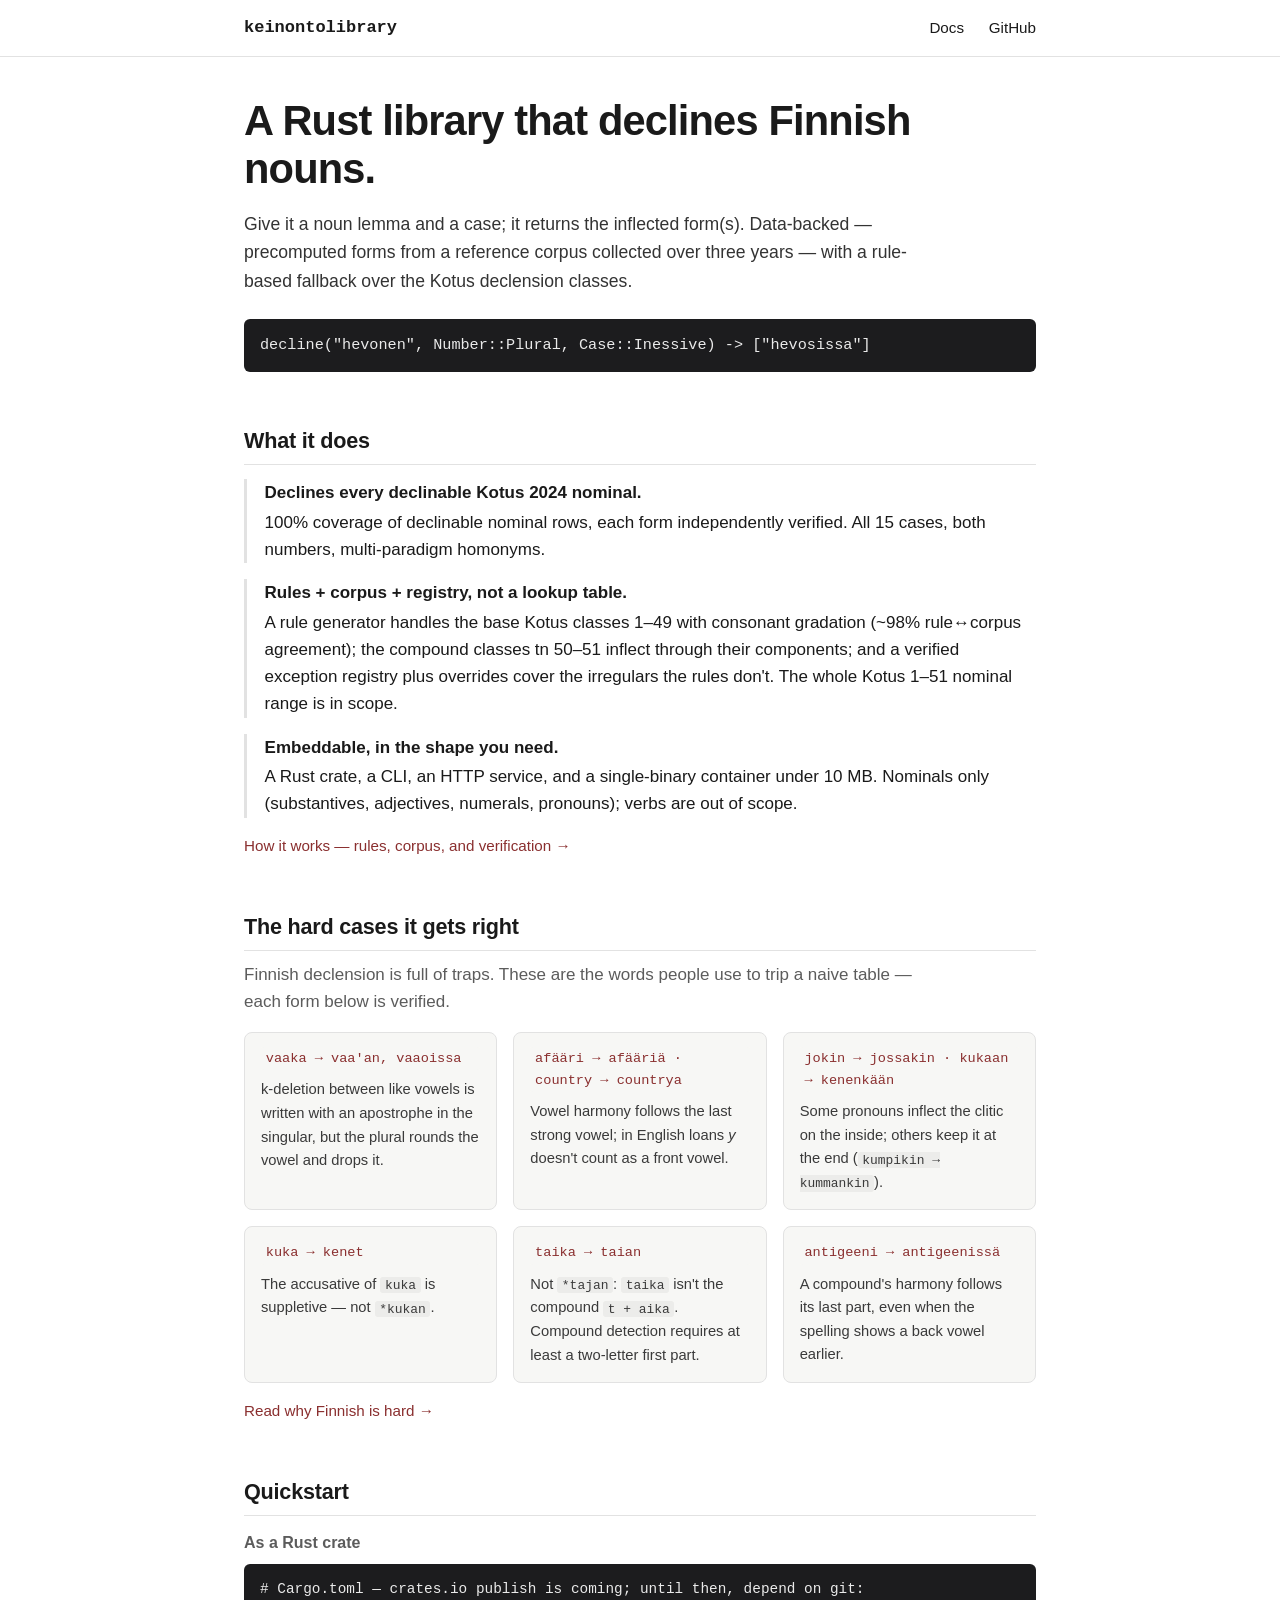
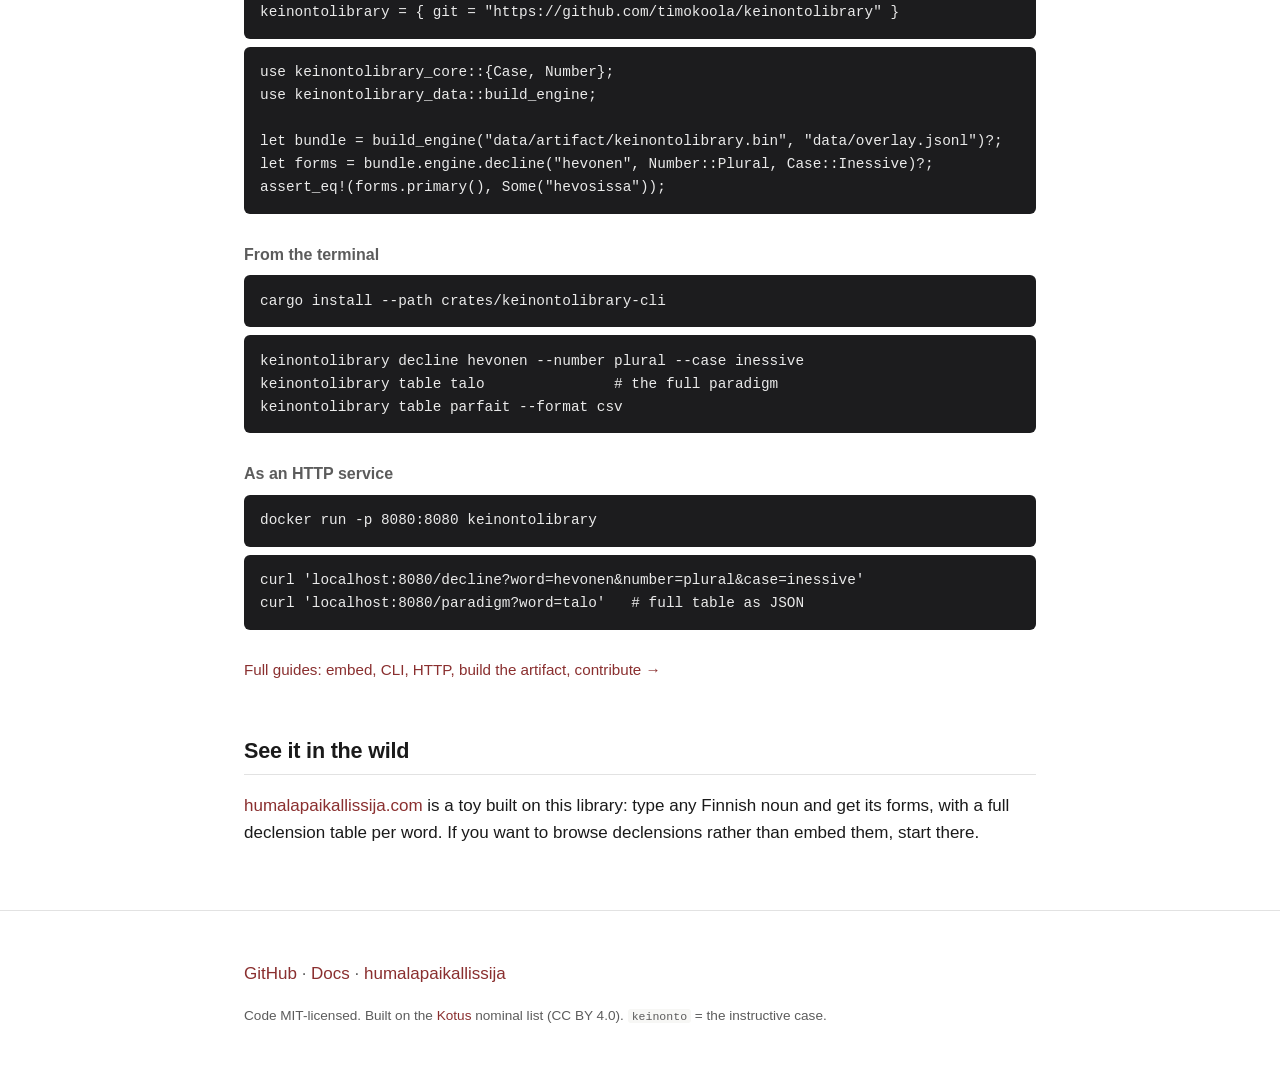
<file: index.html>
<!doctype html>
<html lang="en">
<head>
  <meta charset="utf-8">
  <meta name="viewport" content="width=device-width, initial-scale=1">
  <title>keinontolibrary — a Rust library that declines Finnish nouns</title>
  <meta name="description" content="A fast, embeddable Rust library that declines Finnish nouns. Data-backed with a rule-based fallback over Kotus classes 1–51, validated against a ~400k-form corpus. Library, CLI, HTTP service, and a <10 MB container.">
  <link rel="canonical" href="https://keinonto.com/">
  <meta property="og:type" content="website">
  <meta property="og:title" content="keinontolibrary — a Rust library that declines Finnish nouns">
  <meta property="og:description" content="Declines every Kotus 2024 nominal — 100% coverage, independently verified. Rules + corpus + registry, not a lookup table. Embeddable Rust, CLI, HTTP, <10 MB container.">
  <meta property="og:url" content="https://keinonto.com/">
  <meta name="theme-color" content="#1a1a1a">
  <link rel="stylesheet" href="style.css">
  <script defer data-site-id="a12f68fd-193f-44a9-b839-1a7c02876d1c" src="https://glyphex.io/tracker.js"></script>
</head>
<body>
<header class="site">
  <div class="wrap">
    <span class="brand">keinontolibrary</span>
    <nav>
      <a href="/guide/">Docs</a>
      <a href="https://github.com/timokoola/keinontolibrary">GitHub</a>
    </nav>
  </div>
</header>

<main class="wrap">

  <section class="hero">
    <h1>A Rust library that declines Finnish nouns.</h1>
    <p class="lede">
      Give it a noun lemma and a case; it returns the inflected form(s). Data-backed —
      precomputed forms from a reference corpus collected over three years — with a
      rule-based fallback over the Kotus declension classes.
    </p>
    <pre class="hero-code"><code>decline("hevonen", Number::Plural, Case::Inessive) -> ["hevosissa"]</code></pre>
  </section>

  <section class="claims">
    <h2>What it does</h2>
    <ul class="claim-list">
      <li>
        <strong>Declines every declinable Kotus 2024 nominal.</strong>
        100% coverage of declinable nominal rows, each form independently verified. All 15
        cases, both numbers, multi-paradigm homonyms.
      </li>
      <li>
        <strong>Rules + corpus + registry, not a lookup table.</strong>
        A rule generator handles the base Kotus classes 1–49 with consonant gradation (~98%
        rule↔corpus agreement); the compound classes tn 50–51 inflect through their
        components; and a verified exception registry plus overrides cover the irregulars the
        rules don't. The whole Kotus 1–51 nominal range is in scope.
      </li>
      <li>
        <strong>Embeddable, in the shape you need.</strong>
        A Rust crate, a CLI, an HTTP service, and a single-binary container under 10 MB.
        Nominals only (substantives, adjectives, numerals, pronouns); verbs are out of scope.
      </li>
    </ul>
    <p class="more"><a href="/guide/how-it-works.html">How it works — rules, corpus, and verification →</a></p>
  </section>

  <section class="breakit">
    <h2>The hard cases it gets right</h2>
    <p class="sub">
      Finnish declension is full of traps. These are the words people use to trip a naive
      table — each form below is verified.
    </p>
    <div class="grid">
      <div class="card">
        <code>vaaka → vaa'an, vaaoissa</code>
        <p>k-deletion between like vowels is written with an apostrophe in the singular, but
        the plural rounds the vowel and drops it.</p>
      </div>
      <div class="card">
        <code>afääri → afääriä · country → countrya</code>
        <p>Vowel harmony follows the last strong vowel; in English loans <em>y</em> doesn't
        count as a front vowel.</p>
      </div>
      <div class="card">
        <code>jokin → jossakin · kukaan → kenenkään</code>
        <p>Some pronouns inflect the clitic on the inside; others keep it at the end
        (<code>kumpikin → kummankin</code>).</p>
      </div>
      <div class="card">
        <code>kuka → kenet</code>
        <p>The accusative of <code>kuka</code> is suppletive — not <code>*kukan</code>.</p>
      </div>
      <div class="card">
        <code>taika → taian</code>
        <p>Not <code>*tajan</code>: <code>taika</code> isn't the compound <code>t&nbsp;+&nbsp;aika</code>.
        Compound detection requires at least a two-letter first part.</p>
      </div>
      <div class="card">
        <code>antigeeni → antigeenissä</code>
        <p>A compound's harmony follows its last part, even when the spelling shows a back
        vowel earlier.</p>
      </div>
    </div>
    <p class="more"><a href="/guide/">Read why Finnish is hard →</a></p>
  </section>

  <section class="quickstart">
    <h2>Quickstart</h2>

    <div class="qs">
      <h3>As a Rust crate</h3>
      <pre data-copy><code># Cargo.toml — crates.io publish is coming; until then, depend on git:
keinontolibrary = { git = "https://github.com/timokoola/keinontolibrary" }</code></pre>
      <pre data-copy><code>use keinontolibrary_core::{Case, Number};
use keinontolibrary_data::build_engine;

let bundle = build_engine("data/artifact/keinontolibrary.bin", "data/overlay.jsonl")?;
let forms = bundle.engine.decline("hevonen", Number::Plural, Case::Inessive)?;
assert_eq!(forms.primary(), Some("hevosissa"));</code></pre>
    </div>

    <div class="qs">
      <h3>From the terminal</h3>
      <pre data-copy><code>cargo install --path crates/keinontolibrary-cli</code></pre>
      <pre data-copy><code>keinontolibrary decline hevonen --number plural --case inessive
keinontolibrary table talo               # the full paradigm
keinontolibrary table parfait --format csv</code></pre>
    </div>

    <div class="qs">
      <h3>As an HTTP service</h3>
      <pre data-copy><code>docker run -p 8080:8080 keinontolibrary</code></pre>
      <pre data-copy><code>curl 'localhost:8080/decline?word=hevonen&amp;number=plural&amp;case=inessive'
curl 'localhost:8080/paradigm?word=talo'   # full table as JSON</code></pre>
    </div>

    <p class="more"><a href="/guide/">Full guides: embed, CLI, HTTP, build the artifact, contribute →</a></p>
  </section>

  <section class="elsewhere">
    <h2>See it in the wild</h2>
    <p>
      <a href="https://humalapaikallissija.com">humalapaikallissija.com</a> is a toy built on
      this library: type any Finnish noun and get its forms, with a full declension table per
      word. If you want to browse declensions rather than embed them, start there.
    </p>
  </section>

</main>

<footer class="site">
  <div class="wrap">
    <p>
      <a href="https://github.com/timokoola/keinontolibrary">GitHub</a> ·
      <a href="/guide/">Docs</a> ·
      <a href="https://humalapaikallissija.com">humalapaikallissija</a>
    </p>
    <p class="fine">
      Code MIT-licensed. Built on the <a href="https://kaino.kotus.fi/sanat/nykysuomi/">Kotus</a>
      nominal list (CC BY 4.0). <code>keinonto</code> = the instructive case.
    </p>
  </div>
</footer>

<script>
  // Progressive enhancement: copy-to-clipboard on code blocks marked [data-copy].
  for (const pre of document.querySelectorAll('pre[data-copy]')) {
    const btn = document.createElement('button');
    btn.className = 'copy';
    btn.type = 'button';
    btn.textContent = 'Copy';
    btn.addEventListener('click', async () => {
      try {
        await navigator.clipboard.writeText(pre.querySelector('code').innerText);
        btn.textContent = 'Copied';
        setTimeout(() => (btn.textContent = 'Copy'), 1200);
      } catch { btn.textContent = 'Copy failed'; }
    });
    pre.appendChild(btn);
  }
</script>
</body>
</html>
</file>
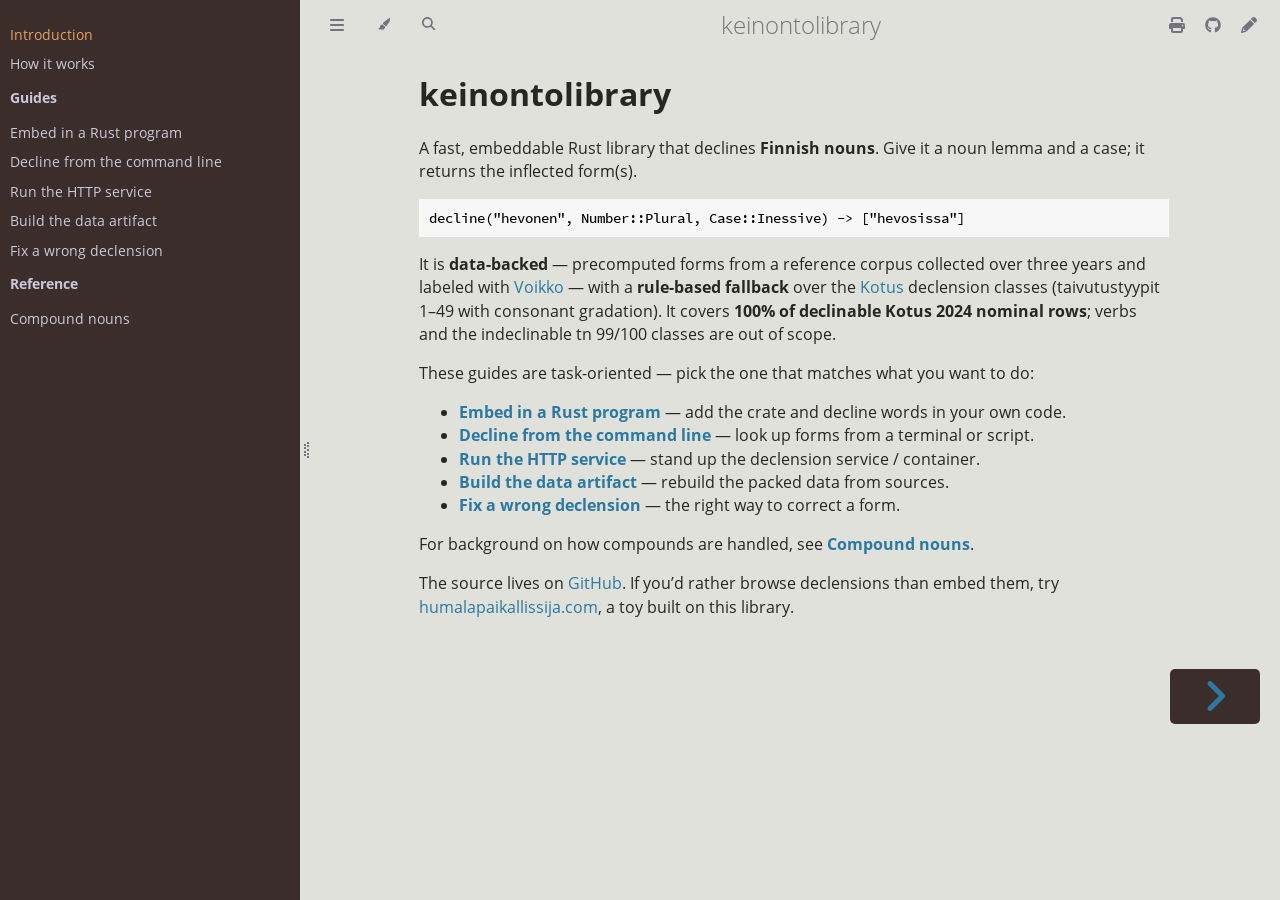
<file: guide/index.html>
<!DOCTYPE HTML>
<html lang="en" class="rust sidebar-visible" dir="ltr">
    <head>
        <!-- Book generated using mdBook -->
        <meta charset="UTF-8">
        <title>Introduction - keinontolibrary</title>


        <!-- Custom HTML head -->
        <script defer data-site-id="a12f68fd-193f-44a9-b839-1a7c02876d1c" src="https://glyphex.io/tracker.js"></script>

        <meta name="description" content="Guides for keinontolibrary — a Rust library that declines Finnish nouns.">
        <meta name="viewport" content="width=device-width, initial-scale=1">
        <meta name="theme-color" content="#ffffff">

        <link rel="icon" href="favicon-de23e50b.svg">
        <link rel="shortcut icon" href="favicon-8114d1fc.png">
        <link rel="stylesheet" href="css/variables-8adf115d.css">
        <link rel="stylesheet" href="css/general-0392ca55.css">
        <link rel="stylesheet" href="css/chrome-fc474251.css">
        <link rel="stylesheet" href="css/print-9e4910d8.css" media="print">

        <!-- Fonts -->
        <link rel="stylesheet" href="fonts/fonts-9644e21d.css">

        <!-- Highlight.js Stylesheets -->
        <link rel="stylesheet" id="mdbook-highlight-css" href="highlight-493f70e1.css">
        <link rel="stylesheet" id="mdbook-tomorrow-night-css" href="tomorrow-night-4c0ae647.css">
        <link rel="stylesheet" id="mdbook-ayu-highlight-css" href="ayu-highlight-3fdfc3ac.css">

        <!-- Custom theme stylesheets -->


        <!-- Provide site root and default themes to javascript -->
        <script>
            const path_to_root = "";
            const default_light_theme = "rust";
            const default_dark_theme = "ayu";
            window.path_to_searchindex_js = "searchindex-e9732ece.js";
        </script>
        <!-- Start loading toc.js asap -->
        <script src="toc-b54f4d2a.js"></script>
    </head>
    <body>
    <div id="mdbook-help-container">
        <div id="mdbook-help-popup">
            <h2 class="mdbook-help-title">Keyboard shortcuts</h2>
            <div>
                <p>Press <kbd>←</kbd> or <kbd>→</kbd> to navigate between chapters</p>
                <p>Press <kbd>S</kbd> or <kbd>/</kbd> to search in the book</p>
                <p>Press <kbd>?</kbd> to show this help</p>
                <p>Press <kbd>Esc</kbd> to hide this help</p>
            </div>
        </div>
    </div>
    <div id="mdbook-body-container">
        <!-- Work around some values being stored in localStorage wrapped in quotes -->
        <script>
            try {
                let theme = localStorage.getItem('mdbook-theme');
                let sidebar = localStorage.getItem('mdbook-sidebar');

                if (theme.startsWith('"') && theme.endsWith('"')) {
                    localStorage.setItem('mdbook-theme', theme.slice(1, theme.length - 1));
                }

                if (sidebar.startsWith('"') && sidebar.endsWith('"')) {
                    localStorage.setItem('mdbook-sidebar', sidebar.slice(1, sidebar.length - 1));
                }
            } catch (e) { }
        </script>

        <!-- Set the theme before any content is loaded, prevents flash -->
        <script>
            const default_theme = window.matchMedia("(prefers-color-scheme: dark)").matches ? default_dark_theme : default_light_theme;
            let theme;
            try { theme = localStorage.getItem('mdbook-theme'); } catch(e) { }
            if (theme === null || theme === undefined) { theme = default_theme; }
            const html = document.documentElement;
            html.classList.remove('rust')
            html.classList.add(theme);
            html.classList.add("js");
        </script>

        <input type="checkbox" id="mdbook-sidebar-toggle-anchor" class="hidden">

        <!-- Hide / unhide sidebar before it is displayed -->
        <script>
            let sidebar = null;
            const sidebar_toggle = document.getElementById("mdbook-sidebar-toggle-anchor");
            if (document.body.clientWidth >= 1080) {
                try { sidebar = localStorage.getItem('mdbook-sidebar'); } catch(e) { }
                sidebar = sidebar || 'visible';
            } else {
                sidebar = 'hidden';
                sidebar_toggle.checked = false;
            }
            if (sidebar === 'visible') {
                sidebar_toggle.checked = true;
            } else {
                html.classList.remove('sidebar-visible');
            }
        </script>

        <nav id="mdbook-sidebar" class="sidebar" aria-label="Table of contents">
            <!-- populated by js -->
            <mdbook-sidebar-scrollbox class="sidebar-scrollbox"></mdbook-sidebar-scrollbox>
            <noscript>
                <iframe class="sidebar-iframe-outer" src="toc.html"></iframe>
            </noscript>
            <div id="mdbook-sidebar-resize-handle" class="sidebar-resize-handle">
                <div class="sidebar-resize-indicator"></div>
            </div>
        </nav>

        <div id="mdbook-page-wrapper" class="page-wrapper">

            <div class="page">
                <div id="mdbook-menu-bar-hover-placeholder"></div>
                <div id="mdbook-menu-bar" class="menu-bar sticky">
                    <div class="left-buttons">
                        <label id="mdbook-sidebar-toggle" class="icon-button" for="mdbook-sidebar-toggle-anchor" title="Toggle Table of Contents" aria-label="Toggle Table of Contents" aria-controls="mdbook-sidebar">
                            <span class=fa-svg><svg xmlns="http://www.w3.org/2000/svg" viewBox="0 0 448 512"><!--! Font Awesome Free 6.2.0 by @fontawesome - https://fontawesome.com License - https://fontawesome.com/license/free (Icons: CC BY 4.0, Fonts: SIL OFL 1.1, Code: MIT License) Copyright 2022 Fonticons, Inc. --><path d="M0 96C0 78.3 14.3 64 32 64H416c17.7 0 32 14.3 32 32s-14.3 32-32 32H32C14.3 128 0 113.7 0 96zM0 256c0-17.7 14.3-32 32-32H416c17.7 0 32 14.3 32 32s-14.3 32-32 32H32c-17.7 0-32-14.3-32-32zM448 416c0 17.7-14.3 32-32 32H32c-17.7 0-32-14.3-32-32s14.3-32 32-32H416c17.7 0 32 14.3 32 32z"/></svg></span>
                        </label>
                        <button id="mdbook-theme-toggle" class="icon-button" type="button" title="Change theme" aria-label="Change theme" aria-haspopup="true" aria-expanded="false" aria-controls="mdbook-theme-list">
                            <span class=fa-svg><svg xmlns="http://www.w3.org/2000/svg" viewBox="0 0 576 512"><!--! Font Awesome Free 6.2.0 by @fontawesome - https://fontawesome.com License - https://fontawesome.com/license/free (Icons: CC BY 4.0, Fonts: SIL OFL 1.1, Code: MIT License) Copyright 2022 Fonticons, Inc. --><path d="M371.3 367.1c27.3-3.9 51.9-19.4 67.2-42.9L600.2 74.1c12.6-19.5 9.4-45.3-7.6-61.2S549.7-4.4 531.1 9.6L294.4 187.2c-24 18-38.2 46.1-38.4 76.1L371.3 367.1zm-19.6 25.4l-116-104.4C175.9 290.3 128 339.6 128 400c0 3.9 .2 7.8 .6 11.6c1.8 17.5-10.2 36.4-27.8 36.4H96c-17.7 0-32 14.3-32 32s14.3 32 32 32H240c61.9 0 112-50.1 112-112c0-2.5-.1-5-.2-7.5z"/></svg></span>
                        </button>
                        <ul id="mdbook-theme-list" class="theme-popup" aria-label="Themes" role="menu">
                            <li role="none"><button role="menuitem" class="theme" id="mdbook-theme-default_theme">Auto</button></li>
                            <li role="none"><button role="menuitem" class="theme" id="mdbook-theme-light">Light</button></li>
                            <li role="none"><button role="menuitem" class="theme" id="mdbook-theme-rust">Rust</button></li>
                            <li role="none"><button role="menuitem" class="theme" id="mdbook-theme-coal">Coal</button></li>
                            <li role="none"><button role="menuitem" class="theme" id="mdbook-theme-navy">Navy</button></li>
                            <li role="none"><button role="menuitem" class="theme" id="mdbook-theme-ayu">Ayu</button></li>
                        </ul>
                        <button id="mdbook-search-toggle" class="icon-button" type="button" title="Search (`/`)" aria-label="Toggle Searchbar" aria-expanded="false" aria-keyshortcuts="/ s" aria-controls="mdbook-searchbar">
                            <span class=fa-svg><svg xmlns="http://www.w3.org/2000/svg" viewBox="0 0 512 512"><!--! Font Awesome Free 6.2.0 by @fontawesome - https://fontawesome.com License - https://fontawesome.com/license/free (Icons: CC BY 4.0, Fonts: SIL OFL 1.1, Code: MIT License) Copyright 2022 Fonticons, Inc. --><path d="M416 208c0 45.9-14.9 88.3-40 122.7L502.6 457.4c12.5 12.5 12.5 32.8 0 45.3s-32.8 12.5-45.3 0L330.7 376c-34.4 25.2-76.8 40-122.7 40C93.1 416 0 322.9 0 208S93.1 0 208 0S416 93.1 416 208zM208 352c79.5 0 144-64.5 144-144s-64.5-144-144-144S64 128.5 64 208s64.5 144 144 144z"/></svg></span>
                        </button>
                    </div>

                    <h1 class="menu-title">keinontolibrary</h1>

                    <div class="right-buttons">
                        <a href="print.html" title="Print this book" aria-label="Print this book">
                            <span class=fa-svg id="print-button"><svg xmlns="http://www.w3.org/2000/svg" viewBox="0 0 512 512"><!--! Font Awesome Free 6.2.0 by @fontawesome - https://fontawesome.com License - https://fontawesome.com/license/free (Icons: CC BY 4.0, Fonts: SIL OFL 1.1, Code: MIT License) Copyright 2022 Fonticons, Inc. --><path d="M128 0C92.7 0 64 28.7 64 64v96h64V64H354.7L384 93.3V160h64V93.3c0-17-6.7-33.3-18.7-45.3L400 18.7C388 6.7 371.7 0 354.7 0H128zM384 352v32 64H128V384 368 352H384zm64 32h32c17.7 0 32-14.3 32-32V256c0-35.3-28.7-64-64-64H64c-35.3 0-64 28.7-64 64v96c0 17.7 14.3 32 32 32H64v64c0 35.3 28.7 64 64 64H384c35.3 0 64-28.7 64-64V384zm-16-88c-13.3 0-24-10.7-24-24s10.7-24 24-24s24 10.7 24 24s-10.7 24-24 24z"/></svg></span>
                        </a>
                        <a href="https://github.com/timokoola/keinontolibrary" title="Git repository" aria-label="Git repository">
                            <span class=fa-svg><svg xmlns="http://www.w3.org/2000/svg" viewBox="0 0 496 512"><!--! Font Awesome Free 6.2.0 by @fontawesome - https://fontawesome.com License - https://fontawesome.com/license/free (Icons: CC BY 4.0, Fonts: SIL OFL 1.1, Code: MIT License) Copyright 2022 Fonticons, Inc. --><path d="M165.9 397.4c0 2-2.3 3.6-5.2 3.6-3.3.3-5.6-1.3-5.6-3.6 0-2 2.3-3.6 5.2-3.6 3-.3 5.6 1.3 5.6 3.6zm-31.1-4.5c-.7 2 1.3 4.3 4.3 4.9 2.6 1 5.6 0 6.2-2s-1.3-4.3-4.3-5.2c-2.6-.7-5.5.3-6.2 2.3zm44.2-1.7c-2.9.7-4.9 2.6-4.6 4.9.3 2 2.9 3.3 5.9 2.6 2.9-.7 4.9-2.6 4.6-4.6-.3-1.9-3-3.2-5.9-2.9zM244.8 8C106.1 8 0 113.3 0 252c0 110.9 69.8 205.8 169.5 239.2 12.8 2.3 17.3-5.6 17.3-12.1 0-6.2-.3-40.4-.3-61.4 0 0-70 15-84.7-29.8 0 0-11.4-29.1-27.8-36.6 0 0-22.9-15.7 1.6-15.4 0 0 24.9 2 38.6 25.8 21.9 38.6 58.6 27.5 72.9 20.9 2.3-16 8.8-27.1 16-33.7-55.9-6.2-112.3-14.3-112.3-110.5 0-27.5 7.6-41.3 23.6-58.9-2.6-6.5-11.1-33.3 2.6-67.9 20.9-6.5 69 27 69 27 20-5.6 41.5-8.5 62.8-8.5s42.8 2.9 62.8 8.5c0 0 48.1-33.6 69-27 13.7 34.7 5.2 61.4 2.6 67.9 16 17.7 25.8 31.5 25.8 58.9 0 96.5-58.9 104.2-114.8 110.5 9.2 7.9 17 22.9 17 46.4 0 33.7-.3 75.4-.3 83.6 0 6.5 4.6 14.4 17.3 12.1C428.2 457.8 496 362.9 496 252 496 113.3 383.5 8 244.8 8zM97.2 352.9c-1.3 1-1 3.3.7 5.2 1.6 1.6 3.9 2.3 5.2 1 1.3-1 1-3.3-.7-5.2-1.6-1.6-3.9-2.3-5.2-1zm-10.8-8.1c-.7 1.3.3 2.9 2.3 3.9 1.6 1 3.6.7 4.3-.7.7-1.3-.3-2.9-2.3-3.9-2-.6-3.6-.3-4.3.7zm32.4 35.6c-1.6 1.3-1 4.3 1.3 6.2 2.3 2.3 5.2 2.6 6.5 1 1.3-1.3.7-4.3-1.3-6.2-2.2-2.3-5.2-2.6-6.5-1zm-11.4-14.7c-1.6 1-1.6 3.6 0 5.9 1.6 2.3 4.3 3.3 5.6 2.3 1.6-1.3 1.6-3.9 0-6.2-1.4-2.3-4-3.3-5.6-2z"/></svg></span>
                        </a>
                        <a href="https://github.com/timokoola/keinontolibrary/edit/main/docs/./intro.md" title="Suggest an edit" aria-label="Suggest an edit" rel="edit">
                            <span class=fa-svg id="git-edit-button"><svg xmlns="http://www.w3.org/2000/svg" viewBox="0 0 512 512"><!--! Font Awesome Free 6.2.0 by @fontawesome - https://fontawesome.com License - https://fontawesome.com/license/free (Icons: CC BY 4.0, Fonts: SIL OFL 1.1, Code: MIT License) Copyright 2022 Fonticons, Inc. --><path d="M421.7 220.3l-11.3 11.3-22.6 22.6-205 205c-6.6 6.6-14.8 11.5-23.8 14.1L30.8 511c-8.4 2.5-17.5 .2-23.7-6.1S-1.5 489.7 1 481.2L38.7 353.1c2.6-9 7.5-17.2 14.1-23.8l205-205 22.6-22.6 11.3-11.3 33.9 33.9 62.1 62.1 33.9 33.9zM96 353.9l-9.3 9.3c-.9 .9-1.6 2.1-2 3.4l-25.3 86 86-25.3c1.3-.4 2.5-1.1 3.4-2l9.3-9.3H112c-8.8 0-16-7.2-16-16V353.9zM453.3 19.3l39.4 39.4c25 25 25 65.5 0 90.5l-14.5 14.5-22.6 22.6-11.3 11.3-33.9-33.9-62.1-62.1L314.3 67.7l11.3-11.3 22.6-22.6 14.5-14.5c25-25 65.5-25 90.5 0z"/></svg></span>
                        </a>

                    </div>
                </div>

                <div id="mdbook-search-wrapper" class="hidden">
                    <form id="mdbook-searchbar-outer" class="searchbar-outer">
                        <div class="search-wrapper">
                            <input type="search" id="mdbook-searchbar" name="searchbar" placeholder="Search this book ..." aria-controls="mdbook-searchresults-outer" aria-describedby="searchresults-header">
                            <div class="spinner-wrapper">
                                <span class=fa-svg id="fa-spin"><svg xmlns="http://www.w3.org/2000/svg" viewBox="0 0 512 512"><!--! Font Awesome Free 6.2.0 by @fontawesome - https://fontawesome.com License - https://fontawesome.com/license/free (Icons: CC BY 4.0, Fonts: SIL OFL 1.1, Code: MIT License) Copyright 2022 Fonticons, Inc. --><path d="M304 48c0-26.5-21.5-48-48-48s-48 21.5-48 48s21.5 48 48 48s48-21.5 48-48zm0 416c0-26.5-21.5-48-48-48s-48 21.5-48 48s21.5 48 48 48s48-21.5 48-48zM48 304c26.5 0 48-21.5 48-48s-21.5-48-48-48s-48 21.5-48 48s21.5 48 48 48zm464-48c0-26.5-21.5-48-48-48s-48 21.5-48 48s21.5 48 48 48s48-21.5 48-48zM142.9 437c18.7-18.7 18.7-49.1 0-67.9s-49.1-18.7-67.9 0s-18.7 49.1 0 67.9s49.1 18.7 67.9 0zm0-294.2c18.7-18.7 18.7-49.1 0-67.9S93.7 56.2 75 75s-18.7 49.1 0 67.9s49.1 18.7 67.9 0zM369.1 437c18.7 18.7 49.1 18.7 67.9 0s18.7-49.1 0-67.9s-49.1-18.7-67.9 0s-18.7 49.1 0 67.9z"/></svg></span>
                            </div>
                        </div>
                    </form>
                    <div id="mdbook-searchresults-outer" class="searchresults-outer hidden">
                        <div id="mdbook-searchresults-header" class="searchresults-header"></div>
                        <ul id="mdbook-searchresults">
                        </ul>
                    </div>
                </div>

                <!-- Apply ARIA attributes after the sidebar and the sidebar toggle button are added to the DOM -->
                <script>
                    document.getElementById('mdbook-sidebar-toggle').setAttribute('aria-expanded', sidebar === 'visible');
                    document.getElementById('mdbook-sidebar').setAttribute('aria-hidden', sidebar !== 'visible');
                    Array.from(document.querySelectorAll('#mdbook-sidebar a')).forEach(function(link) {
                        link.setAttribute('tabIndex', sidebar === 'visible' ? 0 : -1);
                    });
                </script>

                <div id="mdbook-content" class="content">
                    <main>
                        <h1 id="keinontolibrary"><a class="header" href="#keinontolibrary">keinontolibrary</a></h1>
<p>A fast, embeddable Rust library that declines <strong>Finnish nouns</strong>. Give it a noun lemma and a
case; it returns the inflected form(s).</p>
<pre><code class="language-text">decline("hevonen", Number::Plural, Case::Inessive) -&gt; ["hevosissa"]
</code></pre>
<p>It is <strong>data-backed</strong> — precomputed forms from a reference corpus collected over three years
and labeled with <a href="https://voikko.puimula.org/">Voikko</a> — with a <strong>rule-based fallback</strong> over
the <a href="https://kaino.kotus.fi/sanat/nykysuomi/">Kotus</a> declension classes (taivutustyypit 1–49
with consonant gradation). It covers <strong>100% of declinable Kotus 2024 nominal rows</strong>; verbs and
the indeclinable tn 99/100 classes are out of scope.</p>
<p>These guides are task-oriented — pick the one that matches what you want to do:</p>
<ul>
<li><strong><a href="guides/embed-rust.html">Embed in a Rust program</a></strong> — add the crate and decline words in
your own code.</li>
<li><strong><a href="guides/cli.html">Decline from the command line</a></strong> — look up forms from a terminal or script.</li>
<li><strong><a href="guides/http-service.html">Run the HTTP service</a></strong> — stand up the declension service /
container.</li>
<li><strong><a href="guides/build-artifact.html">Build the data artifact</a></strong> — rebuild the packed data from
sources.</li>
<li><strong><a href="guides/contributing.html">Fix a wrong declension</a></strong> — the right way to correct a form.</li>
</ul>
<p>For background on how compounds are handled, see
<strong><a href="compound-nouns.html">Compound nouns</a></strong>.</p>
<p>The source lives on <a href="https://github.com/timokoola/keinontolibrary">GitHub</a>. If you’d rather
browse declensions than embed them, try <a href="https://humalapaikallissija.com">humalapaikallissija.com</a>,
a toy built on this library.</p>

                    </main>

                    <nav class="nav-wrapper" aria-label="Page navigation">
                        <!-- Mobile navigation buttons -->

                            <a rel="next prefetch" href="how-it-works.html" class="mobile-nav-chapters next" title="Next chapter" aria-label="Next chapter" aria-keyshortcuts="Right">
                                <span class=fa-svg><svg xmlns="http://www.w3.org/2000/svg" viewBox="0 0 320 512"><!--! Font Awesome Free 6.2.0 by @fontawesome - https://fontawesome.com License - https://fontawesome.com/license/free (Icons: CC BY 4.0, Fonts: SIL OFL 1.1, Code: MIT License) Copyright 2022 Fonticons, Inc. --><path d="M278.6 233.4c12.5 12.5 12.5 32.8 0 45.3l-160 160c-12.5 12.5-32.8 12.5-45.3 0s-12.5-32.8 0-45.3L210.7 256 73.4 118.6c-12.5-12.5-12.5-32.8 0-45.3s32.8-12.5 45.3 0l160 160z"/></svg></span>
                            </a>

                        <div style="clear: both"></div>
                    </nav>
                </div>
            </div>

            <nav class="nav-wide-wrapper" aria-label="Page navigation">

                    <a rel="next prefetch" href="how-it-works.html" class="nav-chapters next" title="Next chapter" aria-label="Next chapter" aria-keyshortcuts="Right">
                        <span class=fa-svg><svg xmlns="http://www.w3.org/2000/svg" viewBox="0 0 320 512"><!--! Font Awesome Free 6.2.0 by @fontawesome - https://fontawesome.com License - https://fontawesome.com/license/free (Icons: CC BY 4.0, Fonts: SIL OFL 1.1, Code: MIT License) Copyright 2022 Fonticons, Inc. --><path d="M278.6 233.4c12.5 12.5 12.5 32.8 0 45.3l-160 160c-12.5 12.5-32.8 12.5-45.3 0s-12.5-32.8 0-45.3L210.7 256 73.4 118.6c-12.5-12.5-12.5-32.8 0-45.3s32.8-12.5 45.3 0l160 160z"/></svg></span>
                    </a>
            </nav>

        </div>

        <template id=fa-eye><span class=fa-svg><svg xmlns="http://www.w3.org/2000/svg" viewBox="0 0 576 512"><!--! Font Awesome Free 6.2.0 by @fontawesome - https://fontawesome.com License - https://fontawesome.com/license/free (Icons: CC BY 4.0, Fonts: SIL OFL 1.1, Code: MIT License) Copyright 2022 Fonticons, Inc. --><path d="M288 32c-80.8 0-145.5 36.8-192.6 80.6C48.6 156 17.3 208 2.5 243.7c-3.3 7.9-3.3 16.7 0 24.6C17.3 304 48.6 356 95.4 399.4C142.5 443.2 207.2 480 288 480s145.5-36.8 192.6-80.6c46.8-43.5 78.1-95.4 93-131.1c3.3-7.9 3.3-16.7 0-24.6c-14.9-35.7-46.2-87.7-93-131.1C433.5 68.8 368.8 32 288 32zM432 256c0 79.5-64.5 144-144 144s-144-64.5-144-144s64.5-144 144-144s144 64.5 144 144zM288 192c0 35.3-28.7 64-64 64c-11.5 0-22.3-3-31.6-8.4c-.2 2.8-.4 5.5-.4 8.4c0 53 43 96 96 96s96-43 96-96s-43-96-96-96c-2.8 0-5.6 .1-8.4 .4c5.3 9.3 8.4 20.1 8.4 31.6z"/></svg></span></template>
        <template id=fa-eye-slash><span class=fa-svg><svg xmlns="http://www.w3.org/2000/svg" viewBox="0 0 640 512"><!--! Font Awesome Free 6.2.0 by @fontawesome - https://fontawesome.com License - https://fontawesome.com/license/free (Icons: CC BY 4.0, Fonts: SIL OFL 1.1, Code: MIT License) Copyright 2022 Fonticons, Inc. --><path d="M38.8 5.1C28.4-3.1 13.3-1.2 5.1 9.2S-1.2 34.7 9.2 42.9l592 464c10.4 8.2 25.5 6.3 33.7-4.1s6.3-25.5-4.1-33.7L525.6 386.7c39.6-40.6 66.4-86.1 79.9-118.4c3.3-7.9 3.3-16.7 0-24.6c-14.9-35.7-46.2-87.7-93-131.1C465.5 68.8 400.8 32 320 32c-68.2 0-125 26.3-169.3 60.8L38.8 5.1zM223.1 149.5C248.6 126.2 282.7 112 320 112c79.5 0 144 64.5 144 144c0 24.9-6.3 48.3-17.4 68.7L408 294.5c5.2-11.8 8-24.8 8-38.5c0-53-43-96-96-96c-2.8 0-5.6 .1-8.4 .4c5.3 9.3 8.4 20.1 8.4 31.6c0 10.2-2.4 19.8-6.6 28.3l-90.3-70.8zm223.1 298L373 389.9c-16.4 6.5-34.3 10.1-53 10.1c-79.5 0-144-64.5-144-144c0-6.9 .5-13.6 1.4-20.2L83.1 161.5C60.3 191.2 44 220.8 34.5 243.7c-3.3 7.9-3.3 16.7 0 24.6c14.9 35.7 46.2 87.7 93 131.1C174.5 443.2 239.2 480 320 480c47.8 0 89.9-12.9 126.2-32.5z"/></svg></span></template>
        <template id=fa-copy><span class=fa-svg><svg xmlns="http://www.w3.org/2000/svg" viewBox="0 0 512 512"><!--! Font Awesome Free 6.2.0 by @fontawesome - https://fontawesome.com License - https://fontawesome.com/license/free (Icons: CC BY 4.0, Fonts: SIL OFL 1.1, Code: MIT License) Copyright 2022 Fonticons, Inc. --><path d="M502.6 70.63l-61.25-61.25C435.4 3.371 427.2 0 418.7 0H255.1c-35.35 0-64 28.66-64 64l.0195 256C192 355.4 220.7 384 256 384h192c35.2 0 64-28.8 64-64V93.25C512 84.77 508.6 76.63 502.6 70.63zM464 320c0 8.836-7.164 16-16 16H255.1c-8.838 0-16-7.164-16-16L239.1 64.13c0-8.836 7.164-16 16-16h128L384 96c0 17.67 14.33 32 32 32h47.1V320zM272 448c0 8.836-7.164 16-16 16H63.1c-8.838 0-16-7.164-16-16L47.98 192.1c0-8.836 7.164-16 16-16H160V128H63.99c-35.35 0-64 28.65-64 64l.0098 256C.002 483.3 28.66 512 64 512h192c35.2 0 64-28.8 64-64v-32h-47.1L272 448z"/></svg></span></template>
        <template id=fa-play><span class=fa-svg><svg xmlns="http://www.w3.org/2000/svg" viewBox="0 0 384 512"><!--! Font Awesome Free 6.2.0 by @fontawesome - https://fontawesome.com License - https://fontawesome.com/license/free (Icons: CC BY 4.0, Fonts: SIL OFL 1.1, Code: MIT License) Copyright 2022 Fonticons, Inc. --><path d="M73 39c-14.8-9.1-33.4-9.4-48.5-.9S0 62.6 0 80V432c0 17.4 9.4 33.4 24.5 41.9s33.7 8.1 48.5-.9L361 297c14.3-8.7 23-24.2 23-41s-8.7-32.2-23-41L73 39z"/></svg></span></template>
        <template id=fa-clock-rotate-left><span class=fa-svg><svg xmlns="http://www.w3.org/2000/svg" viewBox="0 0 512 512"><!--! Font Awesome Free 6.2.0 by @fontawesome - https://fontawesome.com License - https://fontawesome.com/license/free (Icons: CC BY 4.0, Fonts: SIL OFL 1.1, Code: MIT License) Copyright 2022 Fonticons, Inc. --><path d="M75 75L41 41C25.9 25.9 0 36.6 0 57.9V168c0 13.3 10.7 24 24 24H134.1c21.4 0 32.1-25.9 17-41l-30.8-30.8C155 85.5 203 64 256 64c106 0 192 86 192 192s-86 192-192 192c-40.8 0-78.6-12.7-109.7-34.4c-14.5-10.1-34.4-6.6-44.6 7.9s-6.6 34.4 7.9 44.6C151.2 495 201.7 512 256 512c141.4 0 256-114.6 256-256S397.4 0 256 0C185.3 0 121.3 28.7 75 75zm181 53c-13.3 0-24 10.7-24 24V256c0 6.4 2.5 12.5 7 17l72 72c9.4 9.4 24.6 9.4 33.9 0s9.4-24.6 0-33.9l-65-65V152c0-13.3-10.7-24-24-24z"/></svg></span></template>



        <script>
            window.playground_copyable = true;
        </script>


        <script src="elasticlunr-ef4e11c1.min.js"></script>
        <script src="mark-09e88c2c.min.js"></script>
        <script src="searcher-09f2665d.js"></script>

        <script src="clipboard-1626706a.min.js"></script>
        <script src="highlight-abc7f01d.js"></script>
        <script src="book-c22b7243.js"></script>

        <!-- Custom JS scripts -->



    </div>
    </body>
</html>
</file>
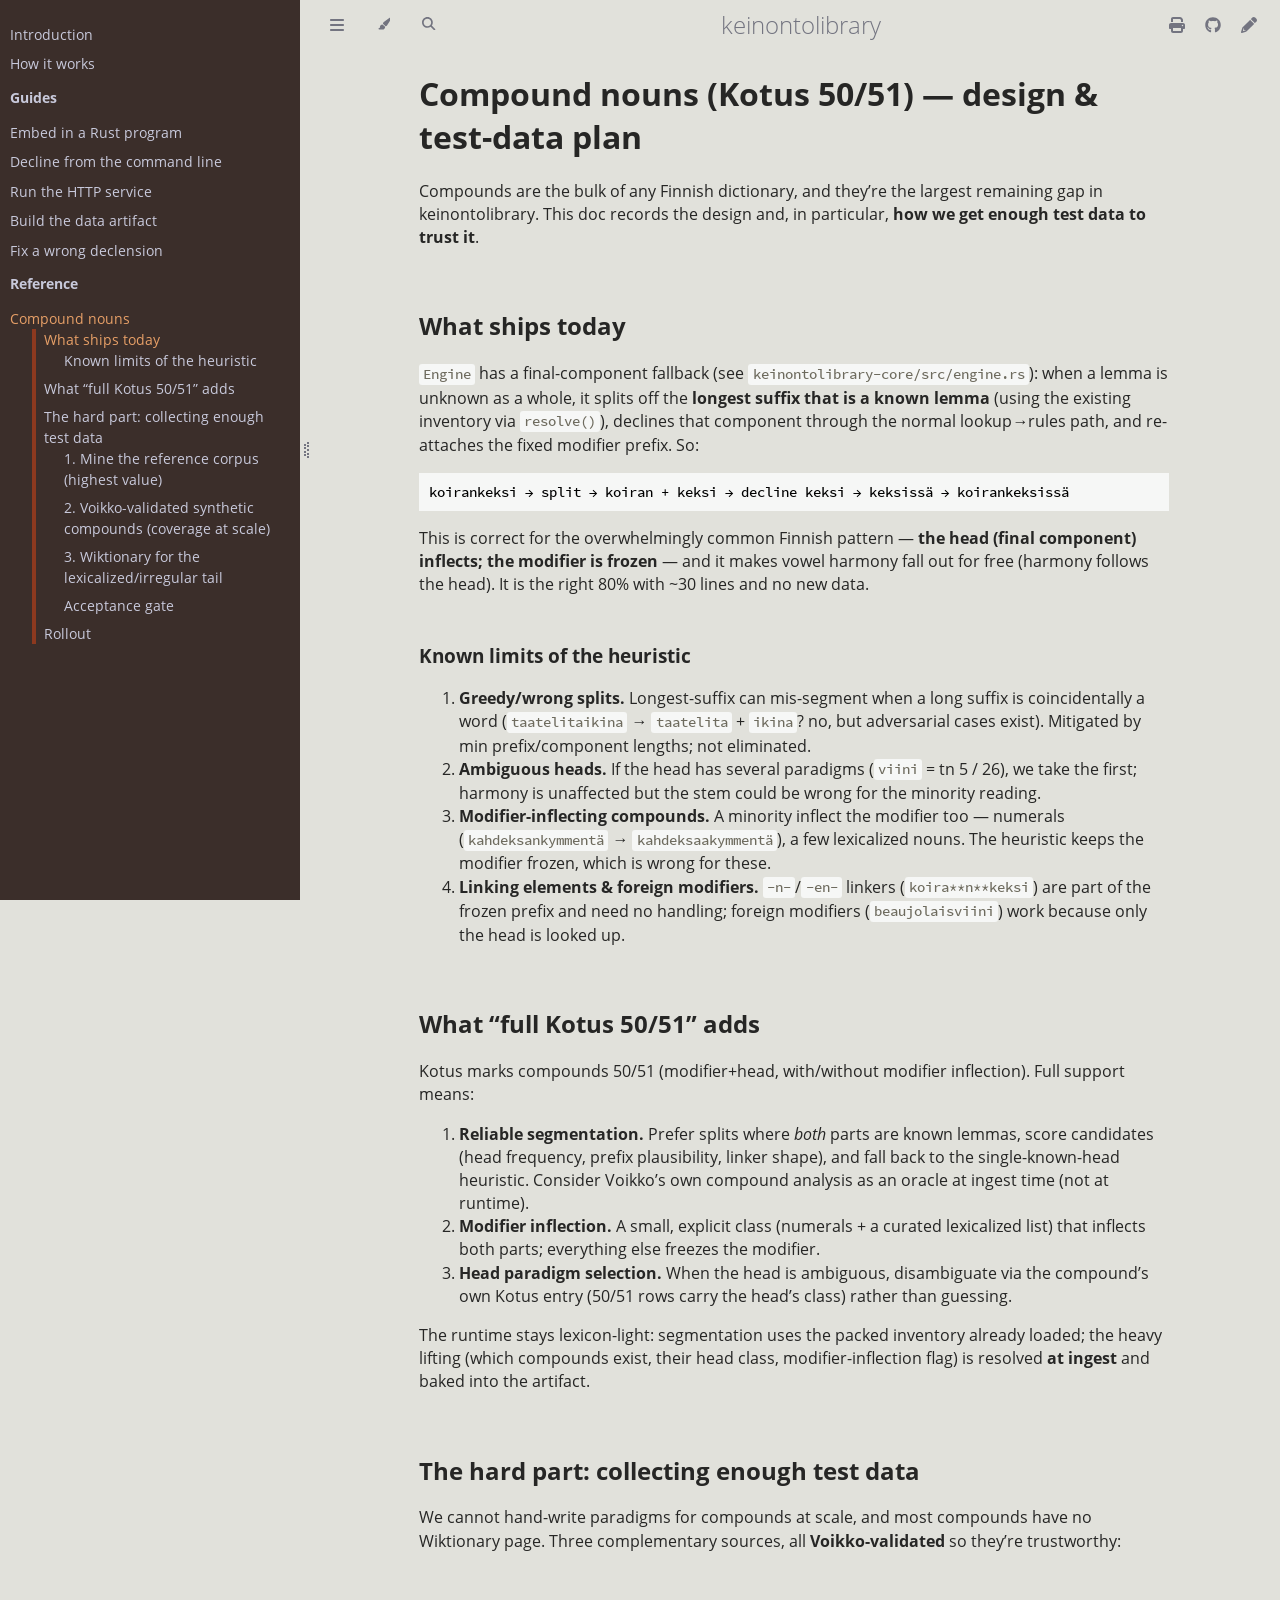
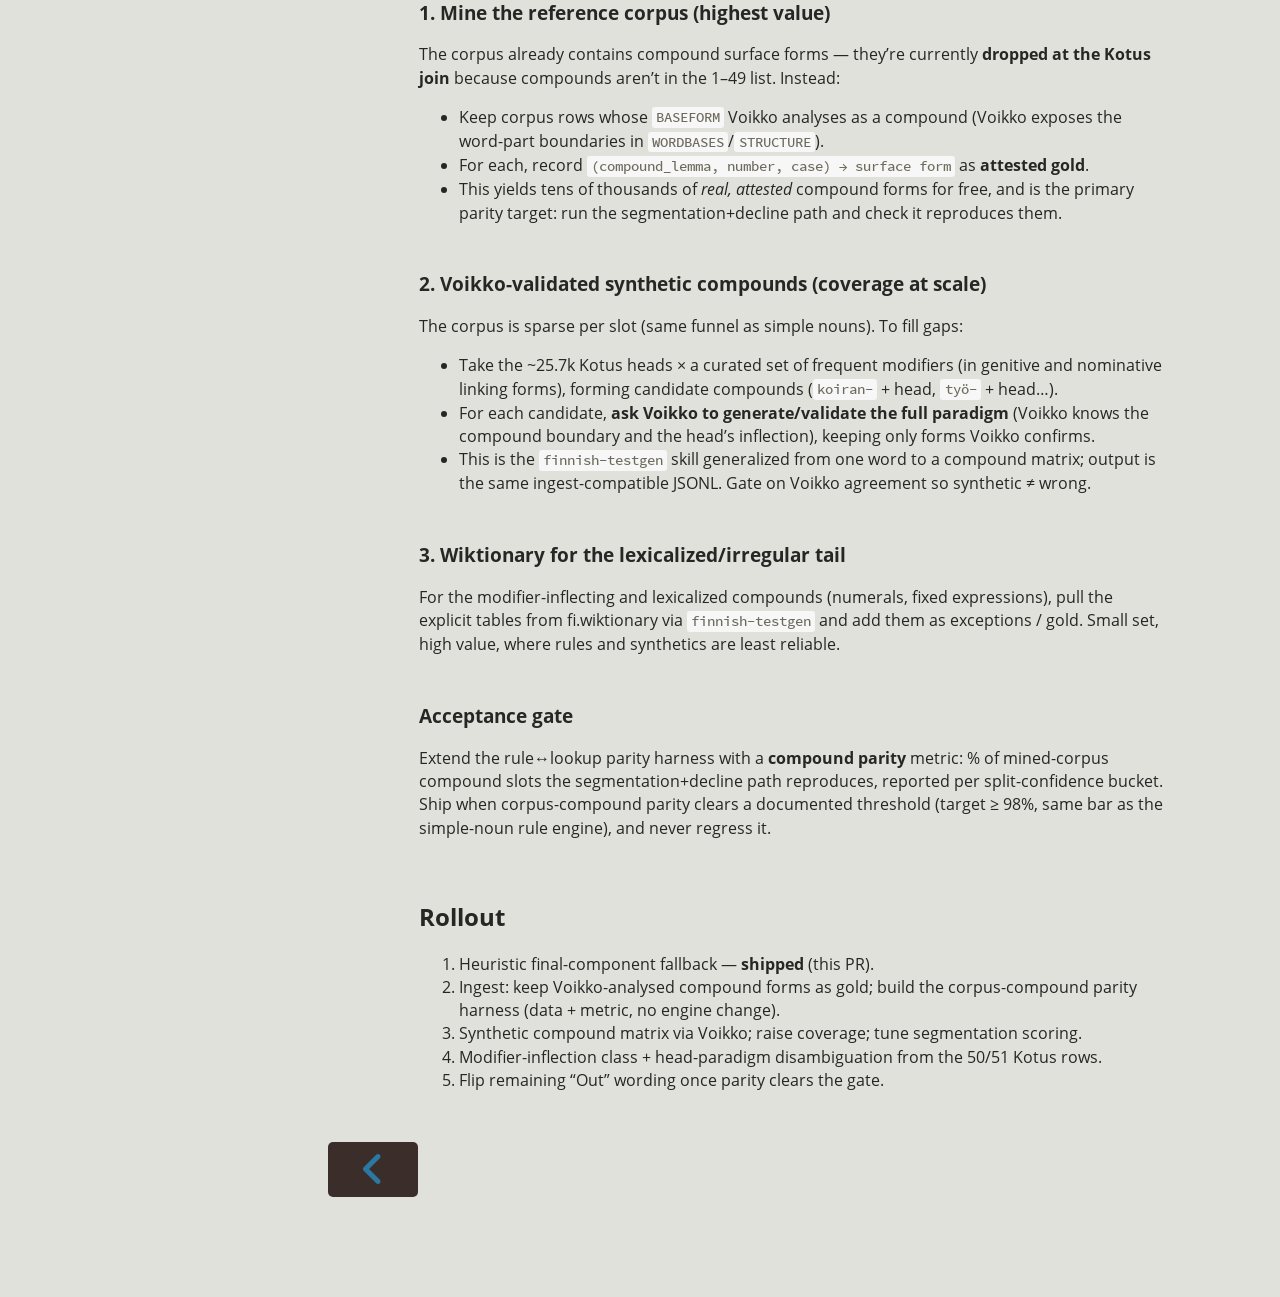
<file: guide/compound-nouns.html>
<!DOCTYPE HTML>
<html lang="en" class="rust sidebar-visible" dir="ltr">
    <head>
        <!-- Book generated using mdBook -->
        <meta charset="UTF-8">
        <title>Compound nouns - keinontolibrary</title>


        <!-- Custom HTML head -->
        <script defer data-site-id="a12f68fd-193f-44a9-b839-1a7c02876d1c" src="https://glyphex.io/tracker.js"></script>

        <meta name="description" content="Guides for keinontolibrary — a Rust library that declines Finnish nouns.">
        <meta name="viewport" content="width=device-width, initial-scale=1">
        <meta name="theme-color" content="#ffffff">

        <link rel="icon" href="favicon-de23e50b.svg">
        <link rel="shortcut icon" href="favicon-8114d1fc.png">
        <link rel="stylesheet" href="css/variables-8adf115d.css">
        <link rel="stylesheet" href="css/general-0392ca55.css">
        <link rel="stylesheet" href="css/chrome-fc474251.css">
        <link rel="stylesheet" href="css/print-9e4910d8.css" media="print">

        <!-- Fonts -->
        <link rel="stylesheet" href="fonts/fonts-9644e21d.css">

        <!-- Highlight.js Stylesheets -->
        <link rel="stylesheet" id="mdbook-highlight-css" href="highlight-493f70e1.css">
        <link rel="stylesheet" id="mdbook-tomorrow-night-css" href="tomorrow-night-4c0ae647.css">
        <link rel="stylesheet" id="mdbook-ayu-highlight-css" href="ayu-highlight-3fdfc3ac.css">

        <!-- Custom theme stylesheets -->


        <!-- Provide site root and default themes to javascript -->
        <script>
            const path_to_root = "";
            const default_light_theme = "rust";
            const default_dark_theme = "ayu";
            window.path_to_searchindex_js = "searchindex-e9732ece.js";
        </script>
        <!-- Start loading toc.js asap -->
        <script src="toc-b54f4d2a.js"></script>
    </head>
    <body>
    <div id="mdbook-help-container">
        <div id="mdbook-help-popup">
            <h2 class="mdbook-help-title">Keyboard shortcuts</h2>
            <div>
                <p>Press <kbd>←</kbd> or <kbd>→</kbd> to navigate between chapters</p>
                <p>Press <kbd>S</kbd> or <kbd>/</kbd> to search in the book</p>
                <p>Press <kbd>?</kbd> to show this help</p>
                <p>Press <kbd>Esc</kbd> to hide this help</p>
            </div>
        </div>
    </div>
    <div id="mdbook-body-container">
        <!-- Work around some values being stored in localStorage wrapped in quotes -->
        <script>
            try {
                let theme = localStorage.getItem('mdbook-theme');
                let sidebar = localStorage.getItem('mdbook-sidebar');

                if (theme.startsWith('"') && theme.endsWith('"')) {
                    localStorage.setItem('mdbook-theme', theme.slice(1, theme.length - 1));
                }

                if (sidebar.startsWith('"') && sidebar.endsWith('"')) {
                    localStorage.setItem('mdbook-sidebar', sidebar.slice(1, sidebar.length - 1));
                }
            } catch (e) { }
        </script>

        <!-- Set the theme before any content is loaded, prevents flash -->
        <script>
            const default_theme = window.matchMedia("(prefers-color-scheme: dark)").matches ? default_dark_theme : default_light_theme;
            let theme;
            try { theme = localStorage.getItem('mdbook-theme'); } catch(e) { }
            if (theme === null || theme === undefined) { theme = default_theme; }
            const html = document.documentElement;
            html.classList.remove('rust')
            html.classList.add(theme);
            html.classList.add("js");
        </script>

        <input type="checkbox" id="mdbook-sidebar-toggle-anchor" class="hidden">

        <!-- Hide / unhide sidebar before it is displayed -->
        <script>
            let sidebar = null;
            const sidebar_toggle = document.getElementById("mdbook-sidebar-toggle-anchor");
            if (document.body.clientWidth >= 1080) {
                try { sidebar = localStorage.getItem('mdbook-sidebar'); } catch(e) { }
                sidebar = sidebar || 'visible';
            } else {
                sidebar = 'hidden';
                sidebar_toggle.checked = false;
            }
            if (sidebar === 'visible') {
                sidebar_toggle.checked = true;
            } else {
                html.classList.remove('sidebar-visible');
            }
        </script>

        <nav id="mdbook-sidebar" class="sidebar" aria-label="Table of contents">
            <!-- populated by js -->
            <mdbook-sidebar-scrollbox class="sidebar-scrollbox"></mdbook-sidebar-scrollbox>
            <noscript>
                <iframe class="sidebar-iframe-outer" src="toc.html"></iframe>
            </noscript>
            <div id="mdbook-sidebar-resize-handle" class="sidebar-resize-handle">
                <div class="sidebar-resize-indicator"></div>
            </div>
        </nav>

        <div id="mdbook-page-wrapper" class="page-wrapper">

            <div class="page">
                <div id="mdbook-menu-bar-hover-placeholder"></div>
                <div id="mdbook-menu-bar" class="menu-bar sticky">
                    <div class="left-buttons">
                        <label id="mdbook-sidebar-toggle" class="icon-button" for="mdbook-sidebar-toggle-anchor" title="Toggle Table of Contents" aria-label="Toggle Table of Contents" aria-controls="mdbook-sidebar">
                            <span class=fa-svg><svg xmlns="http://www.w3.org/2000/svg" viewBox="0 0 448 512"><!--! Font Awesome Free 6.2.0 by @fontawesome - https://fontawesome.com License - https://fontawesome.com/license/free (Icons: CC BY 4.0, Fonts: SIL OFL 1.1, Code: MIT License) Copyright 2022 Fonticons, Inc. --><path d="M0 96C0 78.3 14.3 64 32 64H416c17.7 0 32 14.3 32 32s-14.3 32-32 32H32C14.3 128 0 113.7 0 96zM0 256c0-17.7 14.3-32 32-32H416c17.7 0 32 14.3 32 32s-14.3 32-32 32H32c-17.7 0-32-14.3-32-32zM448 416c0 17.7-14.3 32-32 32H32c-17.7 0-32-14.3-32-32s14.3-32 32-32H416c17.7 0 32 14.3 32 32z"/></svg></span>
                        </label>
                        <button id="mdbook-theme-toggle" class="icon-button" type="button" title="Change theme" aria-label="Change theme" aria-haspopup="true" aria-expanded="false" aria-controls="mdbook-theme-list">
                            <span class=fa-svg><svg xmlns="http://www.w3.org/2000/svg" viewBox="0 0 576 512"><!--! Font Awesome Free 6.2.0 by @fontawesome - https://fontawesome.com License - https://fontawesome.com/license/free (Icons: CC BY 4.0, Fonts: SIL OFL 1.1, Code: MIT License) Copyright 2022 Fonticons, Inc. --><path d="M371.3 367.1c27.3-3.9 51.9-19.4 67.2-42.9L600.2 74.1c12.6-19.5 9.4-45.3-7.6-61.2S549.7-4.4 531.1 9.6L294.4 187.2c-24 18-38.2 46.1-38.4 76.1L371.3 367.1zm-19.6 25.4l-116-104.4C175.9 290.3 128 339.6 128 400c0 3.9 .2 7.8 .6 11.6c1.8 17.5-10.2 36.4-27.8 36.4H96c-17.7 0-32 14.3-32 32s14.3 32 32 32H240c61.9 0 112-50.1 112-112c0-2.5-.1-5-.2-7.5z"/></svg></span>
                        </button>
                        <ul id="mdbook-theme-list" class="theme-popup" aria-label="Themes" role="menu">
                            <li role="none"><button role="menuitem" class="theme" id="mdbook-theme-default_theme">Auto</button></li>
                            <li role="none"><button role="menuitem" class="theme" id="mdbook-theme-light">Light</button></li>
                            <li role="none"><button role="menuitem" class="theme" id="mdbook-theme-rust">Rust</button></li>
                            <li role="none"><button role="menuitem" class="theme" id="mdbook-theme-coal">Coal</button></li>
                            <li role="none"><button role="menuitem" class="theme" id="mdbook-theme-navy">Navy</button></li>
                            <li role="none"><button role="menuitem" class="theme" id="mdbook-theme-ayu">Ayu</button></li>
                        </ul>
                        <button id="mdbook-search-toggle" class="icon-button" type="button" title="Search (`/`)" aria-label="Toggle Searchbar" aria-expanded="false" aria-keyshortcuts="/ s" aria-controls="mdbook-searchbar">
                            <span class=fa-svg><svg xmlns="http://www.w3.org/2000/svg" viewBox="0 0 512 512"><!--! Font Awesome Free 6.2.0 by @fontawesome - https://fontawesome.com License - https://fontawesome.com/license/free (Icons: CC BY 4.0, Fonts: SIL OFL 1.1, Code: MIT License) Copyright 2022 Fonticons, Inc. --><path d="M416 208c0 45.9-14.9 88.3-40 122.7L502.6 457.4c12.5 12.5 12.5 32.8 0 45.3s-32.8 12.5-45.3 0L330.7 376c-34.4 25.2-76.8 40-122.7 40C93.1 416 0 322.9 0 208S93.1 0 208 0S416 93.1 416 208zM208 352c79.5 0 144-64.5 144-144s-64.5-144-144-144S64 128.5 64 208s64.5 144 144 144z"/></svg></span>
                        </button>
                    </div>

                    <h1 class="menu-title">keinontolibrary</h1>

                    <div class="right-buttons">
                        <a href="print.html" title="Print this book" aria-label="Print this book">
                            <span class=fa-svg id="print-button"><svg xmlns="http://www.w3.org/2000/svg" viewBox="0 0 512 512"><!--! Font Awesome Free 6.2.0 by @fontawesome - https://fontawesome.com License - https://fontawesome.com/license/free (Icons: CC BY 4.0, Fonts: SIL OFL 1.1, Code: MIT License) Copyright 2022 Fonticons, Inc. --><path d="M128 0C92.7 0 64 28.7 64 64v96h64V64H354.7L384 93.3V160h64V93.3c0-17-6.7-33.3-18.7-45.3L400 18.7C388 6.7 371.7 0 354.7 0H128zM384 352v32 64H128V384 368 352H384zm64 32h32c17.7 0 32-14.3 32-32V256c0-35.3-28.7-64-64-64H64c-35.3 0-64 28.7-64 64v96c0 17.7 14.3 32 32 32H64v64c0 35.3 28.7 64 64 64H384c35.3 0 64-28.7 64-64V384zm-16-88c-13.3 0-24-10.7-24-24s10.7-24 24-24s24 10.7 24 24s-10.7 24-24 24z"/></svg></span>
                        </a>
                        <a href="https://github.com/timokoola/keinontolibrary" title="Git repository" aria-label="Git repository">
                            <span class=fa-svg><svg xmlns="http://www.w3.org/2000/svg" viewBox="0 0 496 512"><!--! Font Awesome Free 6.2.0 by @fontawesome - https://fontawesome.com License - https://fontawesome.com/license/free (Icons: CC BY 4.0, Fonts: SIL OFL 1.1, Code: MIT License) Copyright 2022 Fonticons, Inc. --><path d="M165.9 397.4c0 2-2.3 3.6-5.2 3.6-3.3.3-5.6-1.3-5.6-3.6 0-2 2.3-3.6 5.2-3.6 3-.3 5.6 1.3 5.6 3.6zm-31.1-4.5c-.7 2 1.3 4.3 4.3 4.9 2.6 1 5.6 0 6.2-2s-1.3-4.3-4.3-5.2c-2.6-.7-5.5.3-6.2 2.3zm44.2-1.7c-2.9.7-4.9 2.6-4.6 4.9.3 2 2.9 3.3 5.9 2.6 2.9-.7 4.9-2.6 4.6-4.6-.3-1.9-3-3.2-5.9-2.9zM244.8 8C106.1 8 0 113.3 0 252c0 110.9 69.8 205.8 169.5 239.2 12.8 2.3 17.3-5.6 17.3-12.1 0-6.2-.3-40.4-.3-61.4 0 0-70 15-84.7-29.8 0 0-11.4-29.1-27.8-36.6 0 0-22.9-15.7 1.6-15.4 0 0 24.9 2 38.6 25.8 21.9 38.6 58.6 27.5 72.9 20.9 2.3-16 8.8-27.1 16-33.7-55.9-6.2-112.3-14.3-112.3-110.5 0-27.5 7.6-41.3 23.6-58.9-2.6-6.5-11.1-33.3 2.6-67.9 20.9-6.5 69 27 69 27 20-5.6 41.5-8.5 62.8-8.5s42.8 2.9 62.8 8.5c0 0 48.1-33.6 69-27 13.7 34.7 5.2 61.4 2.6 67.9 16 17.7 25.8 31.5 25.8 58.9 0 96.5-58.9 104.2-114.8 110.5 9.2 7.9 17 22.9 17 46.4 0 33.7-.3 75.4-.3 83.6 0 6.5 4.6 14.4 17.3 12.1C428.2 457.8 496 362.9 496 252 496 113.3 383.5 8 244.8 8zM97.2 352.9c-1.3 1-1 3.3.7 5.2 1.6 1.6 3.9 2.3 5.2 1 1.3-1 1-3.3-.7-5.2-1.6-1.6-3.9-2.3-5.2-1zm-10.8-8.1c-.7 1.3.3 2.9 2.3 3.9 1.6 1 3.6.7 4.3-.7.7-1.3-.3-2.9-2.3-3.9-2-.6-3.6-.3-4.3.7zm32.4 35.6c-1.6 1.3-1 4.3 1.3 6.2 2.3 2.3 5.2 2.6 6.5 1 1.3-1.3.7-4.3-1.3-6.2-2.2-2.3-5.2-2.6-6.5-1zm-11.4-14.7c-1.6 1-1.6 3.6 0 5.9 1.6 2.3 4.3 3.3 5.6 2.3 1.6-1.3 1.6-3.9 0-6.2-1.4-2.3-4-3.3-5.6-2z"/></svg></span>
                        </a>
                        <a href="https://github.com/timokoola/keinontolibrary/edit/main/docs/./compound-nouns.md" title="Suggest an edit" aria-label="Suggest an edit" rel="edit">
                            <span class=fa-svg id="git-edit-button"><svg xmlns="http://www.w3.org/2000/svg" viewBox="0 0 512 512"><!--! Font Awesome Free 6.2.0 by @fontawesome - https://fontawesome.com License - https://fontawesome.com/license/free (Icons: CC BY 4.0, Fonts: SIL OFL 1.1, Code: MIT License) Copyright 2022 Fonticons, Inc. --><path d="M421.7 220.3l-11.3 11.3-22.6 22.6-205 205c-6.6 6.6-14.8 11.5-23.8 14.1L30.8 511c-8.4 2.5-17.5 .2-23.7-6.1S-1.5 489.7 1 481.2L38.7 353.1c2.6-9 7.5-17.2 14.1-23.8l205-205 22.6-22.6 11.3-11.3 33.9 33.9 62.1 62.1 33.9 33.9zM96 353.9l-9.3 9.3c-.9 .9-1.6 2.1-2 3.4l-25.3 86 86-25.3c1.3-.4 2.5-1.1 3.4-2l9.3-9.3H112c-8.8 0-16-7.2-16-16V353.9zM453.3 19.3l39.4 39.4c25 25 25 65.5 0 90.5l-14.5 14.5-22.6 22.6-11.3 11.3-33.9-33.9-62.1-62.1L314.3 67.7l11.3-11.3 22.6-22.6 14.5-14.5c25-25 65.5-25 90.5 0z"/></svg></span>
                        </a>

                    </div>
                </div>

                <div id="mdbook-search-wrapper" class="hidden">
                    <form id="mdbook-searchbar-outer" class="searchbar-outer">
                        <div class="search-wrapper">
                            <input type="search" id="mdbook-searchbar" name="searchbar" placeholder="Search this book ..." aria-controls="mdbook-searchresults-outer" aria-describedby="searchresults-header">
                            <div class="spinner-wrapper">
                                <span class=fa-svg id="fa-spin"><svg xmlns="http://www.w3.org/2000/svg" viewBox="0 0 512 512"><!--! Font Awesome Free 6.2.0 by @fontawesome - https://fontawesome.com License - https://fontawesome.com/license/free (Icons: CC BY 4.0, Fonts: SIL OFL 1.1, Code: MIT License) Copyright 2022 Fonticons, Inc. --><path d="M304 48c0-26.5-21.5-48-48-48s-48 21.5-48 48s21.5 48 48 48s48-21.5 48-48zm0 416c0-26.5-21.5-48-48-48s-48 21.5-48 48s21.5 48 48 48s48-21.5 48-48zM48 304c26.5 0 48-21.5 48-48s-21.5-48-48-48s-48 21.5-48 48s21.5 48 48 48zm464-48c0-26.5-21.5-48-48-48s-48 21.5-48 48s21.5 48 48 48s48-21.5 48-48zM142.9 437c18.7-18.7 18.7-49.1 0-67.9s-49.1-18.7-67.9 0s-18.7 49.1 0 67.9s49.1 18.7 67.9 0zm0-294.2c18.7-18.7 18.7-49.1 0-67.9S93.7 56.2 75 75s-18.7 49.1 0 67.9s49.1 18.7 67.9 0zM369.1 437c18.7 18.7 49.1 18.7 67.9 0s18.7-49.1 0-67.9s-49.1-18.7-67.9 0s-18.7 49.1 0 67.9z"/></svg></span>
                            </div>
                        </div>
                    </form>
                    <div id="mdbook-searchresults-outer" class="searchresults-outer hidden">
                        <div id="mdbook-searchresults-header" class="searchresults-header"></div>
                        <ul id="mdbook-searchresults">
                        </ul>
                    </div>
                </div>

                <!-- Apply ARIA attributes after the sidebar and the sidebar toggle button are added to the DOM -->
                <script>
                    document.getElementById('mdbook-sidebar-toggle').setAttribute('aria-expanded', sidebar === 'visible');
                    document.getElementById('mdbook-sidebar').setAttribute('aria-hidden', sidebar !== 'visible');
                    Array.from(document.querySelectorAll('#mdbook-sidebar a')).forEach(function(link) {
                        link.setAttribute('tabIndex', sidebar === 'visible' ? 0 : -1);
                    });
                </script>

                <div id="mdbook-content" class="content">
                    <main>
                        <h1 id="compound-nouns-kotus-5051--design--test-data-plan"><a class="header" href="#compound-nouns-kotus-5051--design--test-data-plan">Compound nouns (Kotus 50/51) — design &amp; test-data plan</a></h1>
<p>Compounds are the bulk of any Finnish dictionary, and they’re the largest remaining gap in
keinontolibrary. This doc records the design and, in particular, <strong>how we get enough test
data to trust it</strong>.</p>
<h2 id="what-ships-today"><a class="header" href="#what-ships-today">What ships today</a></h2>
<p><code>Engine</code> has a final-component fallback (see <code>keinontolibrary-core/src/engine.rs</code>): when a
lemma is unknown as a whole, it splits off the <strong>longest suffix that is a known lemma</strong>
(using the existing inventory via <code>resolve()</code>), declines that component through the normal
lookup→rules path, and re-attaches the fixed modifier prefix. So:</p>
<pre><code>koirankeksi → split → koiran + keksi → decline keksi → keksissä → koirankeksissä
</code></pre>
<p>This is correct for the overwhelmingly common Finnish pattern — <strong>the head (final
component) inflects; the modifier is frozen</strong> — and it makes vowel harmony fall out for free
(harmony follows the head). It is the right 80% with ~30 lines and no new data.</p>
<h3 id="known-limits-of-the-heuristic"><a class="header" href="#known-limits-of-the-heuristic">Known limits of the heuristic</a></h3>
<ol>
<li><strong>Greedy/wrong splits.</strong> Longest-suffix can mis-segment when a long suffix is
coincidentally a word (<code>taatelitaikina</code> → <code>taatelita</code> + <code>ikina</code>? no, but adversarial
cases exist). Mitigated by min prefix/component lengths; not eliminated.</li>
<li><strong>Ambiguous heads.</strong> If the head has several paradigms (<code>viini</code> = tn 5 / 26), we take the
first; harmony is unaffected but the stem could be wrong for the minority reading.</li>
<li><strong>Modifier-inflecting compounds.</strong> A minority inflect the modifier too — numerals
(<code>kahdeksankymmentä</code> → <code>kahdeksaakymmentä</code>), a few lexicalized nouns. The heuristic keeps
the modifier frozen, which is wrong for these.</li>
<li><strong>Linking elements &amp; foreign modifiers.</strong> <code>-n-</code>/<code>-en-</code> linkers (<code>koira**n**keksi</code>) are
part of the frozen prefix and need no handling; foreign modifiers (<code>beaujolaisviini</code>)
work because only the head is looked up.</li>
</ol>
<h2 id="what-full-kotus-5051-adds"><a class="header" href="#what-full-kotus-5051-adds">What “full Kotus 50/51” adds</a></h2>
<p>Kotus marks compounds 50/51 (modifier+head, with/without modifier inflection). Full support
means:</p>
<ol>
<li><strong>Reliable segmentation.</strong> Prefer splits where <em>both</em> parts are known lemmas, score
candidates (head frequency, prefix plausibility, linker shape), and fall back to the
single-known-head heuristic. Consider Voikko’s own compound analysis as an oracle at
ingest time (not at runtime).</li>
<li><strong>Modifier inflection.</strong> A small, explicit class (numerals + a curated lexicalized list)
that inflects both parts; everything else freezes the modifier.</li>
<li><strong>Head paradigm selection.</strong> When the head is ambiguous, disambiguate via the compound’s
own Kotus entry (50/51 rows carry the head’s class) rather than guessing.</li>
</ol>
<p>The runtime stays lexicon-light: segmentation uses the packed inventory already loaded; the
heavy lifting (which compounds exist, their head class, modifier-inflection flag) is resolved
<strong>at ingest</strong> and baked into the artifact.</p>
<h2 id="the-hard-part-collecting-enough-test-data"><a class="header" href="#the-hard-part-collecting-enough-test-data">The hard part: collecting enough test data</a></h2>
<p>We cannot hand-write paradigms for compounds at scale, and most compounds have no Wiktionary
page. Three complementary sources, all <strong>Voikko-validated</strong> so they’re trustworthy:</p>
<h3 id="1-mine-the-reference-corpus-highest-value"><a class="header" href="#1-mine-the-reference-corpus-highest-value">1. Mine the reference corpus (highest value)</a></h3>
<p>The corpus already contains compound surface forms — they’re currently <strong>dropped at the
Kotus join</strong> because compounds aren’t in the 1–49 list. Instead:</p>
<ul>
<li>Keep corpus rows whose <code>BASEFORM</code> Voikko analyses as a compound (Voikko exposes the
word-part boundaries in <code>WORDBASES</code>/<code>STRUCTURE</code>).</li>
<li>For each, record <code>(compound_lemma, number, case) → surface form</code> as <strong>attested gold</strong>.</li>
<li>This yields tens of thousands of <em>real, attested</em> compound forms for free, and is the
primary parity target: run the segmentation+decline path and check it reproduces them.</li>
</ul>
<h3 id="2-voikko-validated-synthetic-compounds-coverage-at-scale"><a class="header" href="#2-voikko-validated-synthetic-compounds-coverage-at-scale">2. Voikko-validated synthetic compounds (coverage at scale)</a></h3>
<p>The corpus is sparse per slot (same funnel as simple nouns). To fill gaps:</p>
<ul>
<li>Take the ~25.7k Kotus heads × a curated set of frequent modifiers (in genitive and
nominative linking forms), forming candidate compounds (<code>koiran-</code> + head, <code>työ-</code> + head…).</li>
<li>For each candidate, <strong>ask Voikko to generate/validate the full paradigm</strong> (Voikko knows
the compound boundary and the head’s inflection), keeping only forms Voikko confirms.</li>
<li>This is the <code>finnish-testgen</code> skill generalized from one word to a compound matrix; output
is the same ingest-compatible JSONL. Gate on Voikko agreement so synthetic ≠ wrong.</li>
</ul>
<h3 id="3-wiktionary-for-the-lexicalizedirregular-tail"><a class="header" href="#3-wiktionary-for-the-lexicalizedirregular-tail">3. Wiktionary for the lexicalized/irregular tail</a></h3>
<p>For the modifier-inflecting and lexicalized compounds (numerals, fixed expressions), pull
the explicit tables from fi.wiktionary via <code>finnish-testgen</code> and add them as exceptions /
gold. Small set, high value, where rules and synthetics are least reliable.</p>
<h3 id="acceptance-gate"><a class="header" href="#acceptance-gate">Acceptance gate</a></h3>
<p>Extend the rule↔lookup parity harness with a <strong>compound parity</strong> metric: % of mined-corpus
compound slots the segmentation+decline path reproduces, reported per split-confidence
bucket. Ship when corpus-compound parity clears a documented threshold (target ≥ 98%, same
bar as the simple-noun rule engine), and never regress it.</p>
<h2 id="rollout"><a class="header" href="#rollout">Rollout</a></h2>
<ol>
<li>Heuristic final-component fallback — <strong>shipped</strong> (this PR).</li>
<li>Ingest: keep Voikko-analysed compound forms as gold; build the corpus-compound parity
harness (data + metric, no engine change).</li>
<li>Synthetic compound matrix via Voikko; raise coverage; tune segmentation scoring.</li>
<li>Modifier-inflection class + head-paradigm disambiguation from the 50/51 Kotus rows.</li>
<li>Flip remaining “Out” wording once parity clears the gate.</li>
</ol>

                    </main>

                    <nav class="nav-wrapper" aria-label="Page navigation">
                        <!-- Mobile navigation buttons -->
                            <a rel="prev" href="guides/contributing.html" class="mobile-nav-chapters previous" title="Previous chapter" aria-label="Previous chapter" aria-keyshortcuts="Left">
                                <span class=fa-svg><svg xmlns="http://www.w3.org/2000/svg" viewBox="0 0 320 512"><!--! Font Awesome Free 6.2.0 by @fontawesome - https://fontawesome.com License - https://fontawesome.com/license/free (Icons: CC BY 4.0, Fonts: SIL OFL 1.1, Code: MIT License) Copyright 2022 Fonticons, Inc. --><path d="M41.4 233.4c-12.5 12.5-12.5 32.8 0 45.3l160 160c12.5 12.5 32.8 12.5 45.3 0s12.5-32.8 0-45.3L109.3 256 246.6 118.6c12.5-12.5 12.5-32.8 0-45.3s-32.8-12.5-45.3 0l-160 160z"/></svg></span>
                            </a>


                        <div style="clear: both"></div>
                    </nav>
                </div>
            </div>

            <nav class="nav-wide-wrapper" aria-label="Page navigation">
                    <a rel="prev" href="guides/contributing.html" class="nav-chapters previous" title="Previous chapter" aria-label="Previous chapter" aria-keyshortcuts="Left">
                        <span class=fa-svg><svg xmlns="http://www.w3.org/2000/svg" viewBox="0 0 320 512"><!--! Font Awesome Free 6.2.0 by @fontawesome - https://fontawesome.com License - https://fontawesome.com/license/free (Icons: CC BY 4.0, Fonts: SIL OFL 1.1, Code: MIT License) Copyright 2022 Fonticons, Inc. --><path d="M41.4 233.4c-12.5 12.5-12.5 32.8 0 45.3l160 160c12.5 12.5 32.8 12.5 45.3 0s12.5-32.8 0-45.3L109.3 256 246.6 118.6c12.5-12.5 12.5-32.8 0-45.3s-32.8-12.5-45.3 0l-160 160z"/></svg></span>
                    </a>

            </nav>

        </div>

        <template id=fa-eye><span class=fa-svg><svg xmlns="http://www.w3.org/2000/svg" viewBox="0 0 576 512"><!--! Font Awesome Free 6.2.0 by @fontawesome - https://fontawesome.com License - https://fontawesome.com/license/free (Icons: CC BY 4.0, Fonts: SIL OFL 1.1, Code: MIT License) Copyright 2022 Fonticons, Inc. --><path d="M288 32c-80.8 0-145.5 36.8-192.6 80.6C48.6 156 17.3 208 2.5 243.7c-3.3 7.9-3.3 16.7 0 24.6C17.3 304 48.6 356 95.4 399.4C142.5 443.2 207.2 480 288 480s145.5-36.8 192.6-80.6c46.8-43.5 78.1-95.4 93-131.1c3.3-7.9 3.3-16.7 0-24.6c-14.9-35.7-46.2-87.7-93-131.1C433.5 68.8 368.8 32 288 32zM432 256c0 79.5-64.5 144-144 144s-144-64.5-144-144s64.5-144 144-144s144 64.5 144 144zM288 192c0 35.3-28.7 64-64 64c-11.5 0-22.3-3-31.6-8.4c-.2 2.8-.4 5.5-.4 8.4c0 53 43 96 96 96s96-43 96-96s-43-96-96-96c-2.8 0-5.6 .1-8.4 .4c5.3 9.3 8.4 20.1 8.4 31.6z"/></svg></span></template>
        <template id=fa-eye-slash><span class=fa-svg><svg xmlns="http://www.w3.org/2000/svg" viewBox="0 0 640 512"><!--! Font Awesome Free 6.2.0 by @fontawesome - https://fontawesome.com License - https://fontawesome.com/license/free (Icons: CC BY 4.0, Fonts: SIL OFL 1.1, Code: MIT License) Copyright 2022 Fonticons, Inc. --><path d="M38.8 5.1C28.4-3.1 13.3-1.2 5.1 9.2S-1.2 34.7 9.2 42.9l592 464c10.4 8.2 25.5 6.3 33.7-4.1s6.3-25.5-4.1-33.7L525.6 386.7c39.6-40.6 66.4-86.1 79.9-118.4c3.3-7.9 3.3-16.7 0-24.6c-14.9-35.7-46.2-87.7-93-131.1C465.5 68.8 400.8 32 320 32c-68.2 0-125 26.3-169.3 60.8L38.8 5.1zM223.1 149.5C248.6 126.2 282.7 112 320 112c79.5 0 144 64.5 144 144c0 24.9-6.3 48.3-17.4 68.7L408 294.5c5.2-11.8 8-24.8 8-38.5c0-53-43-96-96-96c-2.8 0-5.6 .1-8.4 .4c5.3 9.3 8.4 20.1 8.4 31.6c0 10.2-2.4 19.8-6.6 28.3l-90.3-70.8zm223.1 298L373 389.9c-16.4 6.5-34.3 10.1-53 10.1c-79.5 0-144-64.5-144-144c0-6.9 .5-13.6 1.4-20.2L83.1 161.5C60.3 191.2 44 220.8 34.5 243.7c-3.3 7.9-3.3 16.7 0 24.6c14.9 35.7 46.2 87.7 93 131.1C174.5 443.2 239.2 480 320 480c47.8 0 89.9-12.9 126.2-32.5z"/></svg></span></template>
        <template id=fa-copy><span class=fa-svg><svg xmlns="http://www.w3.org/2000/svg" viewBox="0 0 512 512"><!--! Font Awesome Free 6.2.0 by @fontawesome - https://fontawesome.com License - https://fontawesome.com/license/free (Icons: CC BY 4.0, Fonts: SIL OFL 1.1, Code: MIT License) Copyright 2022 Fonticons, Inc. --><path d="M502.6 70.63l-61.25-61.25C435.4 3.371 427.2 0 418.7 0H255.1c-35.35 0-64 28.66-64 64l.0195 256C192 355.4 220.7 384 256 384h192c35.2 0 64-28.8 64-64V93.25C512 84.77 508.6 76.63 502.6 70.63zM464 320c0 8.836-7.164 16-16 16H255.1c-8.838 0-16-7.164-16-16L239.1 64.13c0-8.836 7.164-16 16-16h128L384 96c0 17.67 14.33 32 32 32h47.1V320zM272 448c0 8.836-7.164 16-16 16H63.1c-8.838 0-16-7.164-16-16L47.98 192.1c0-8.836 7.164-16 16-16H160V128H63.99c-35.35 0-64 28.65-64 64l.0098 256C.002 483.3 28.66 512 64 512h192c35.2 0 64-28.8 64-64v-32h-47.1L272 448z"/></svg></span></template>
        <template id=fa-play><span class=fa-svg><svg xmlns="http://www.w3.org/2000/svg" viewBox="0 0 384 512"><!--! Font Awesome Free 6.2.0 by @fontawesome - https://fontawesome.com License - https://fontawesome.com/license/free (Icons: CC BY 4.0, Fonts: SIL OFL 1.1, Code: MIT License) Copyright 2022 Fonticons, Inc. --><path d="M73 39c-14.8-9.1-33.4-9.4-48.5-.9S0 62.6 0 80V432c0 17.4 9.4 33.4 24.5 41.9s33.7 8.1 48.5-.9L361 297c14.3-8.7 23-24.2 23-41s-8.7-32.2-23-41L73 39z"/></svg></span></template>
        <template id=fa-clock-rotate-left><span class=fa-svg><svg xmlns="http://www.w3.org/2000/svg" viewBox="0 0 512 512"><!--! Font Awesome Free 6.2.0 by @fontawesome - https://fontawesome.com License - https://fontawesome.com/license/free (Icons: CC BY 4.0, Fonts: SIL OFL 1.1, Code: MIT License) Copyright 2022 Fonticons, Inc. --><path d="M75 75L41 41C25.9 25.9 0 36.6 0 57.9V168c0 13.3 10.7 24 24 24H134.1c21.4 0 32.1-25.9 17-41l-30.8-30.8C155 85.5 203 64 256 64c106 0 192 86 192 192s-86 192-192 192c-40.8 0-78.6-12.7-109.7-34.4c-14.5-10.1-34.4-6.6-44.6 7.9s-6.6 34.4 7.9 44.6C151.2 495 201.7 512 256 512c141.4 0 256-114.6 256-256S397.4 0 256 0C185.3 0 121.3 28.7 75 75zm181 53c-13.3 0-24 10.7-24 24V256c0 6.4 2.5 12.5 7 17l72 72c9.4 9.4 24.6 9.4 33.9 0s9.4-24.6 0-33.9l-65-65V152c0-13.3-10.7-24-24-24z"/></svg></span></template>



        <script>
            window.playground_copyable = true;
        </script>


        <script src="elasticlunr-ef4e11c1.min.js"></script>
        <script src="mark-09e88c2c.min.js"></script>
        <script src="searcher-09f2665d.js"></script>

        <script src="clipboard-1626706a.min.js"></script>
        <script src="highlight-abc7f01d.js"></script>
        <script src="book-c22b7243.js"></script>

        <!-- Custom JS scripts -->



    </div>
    </body>
</html>
</file>
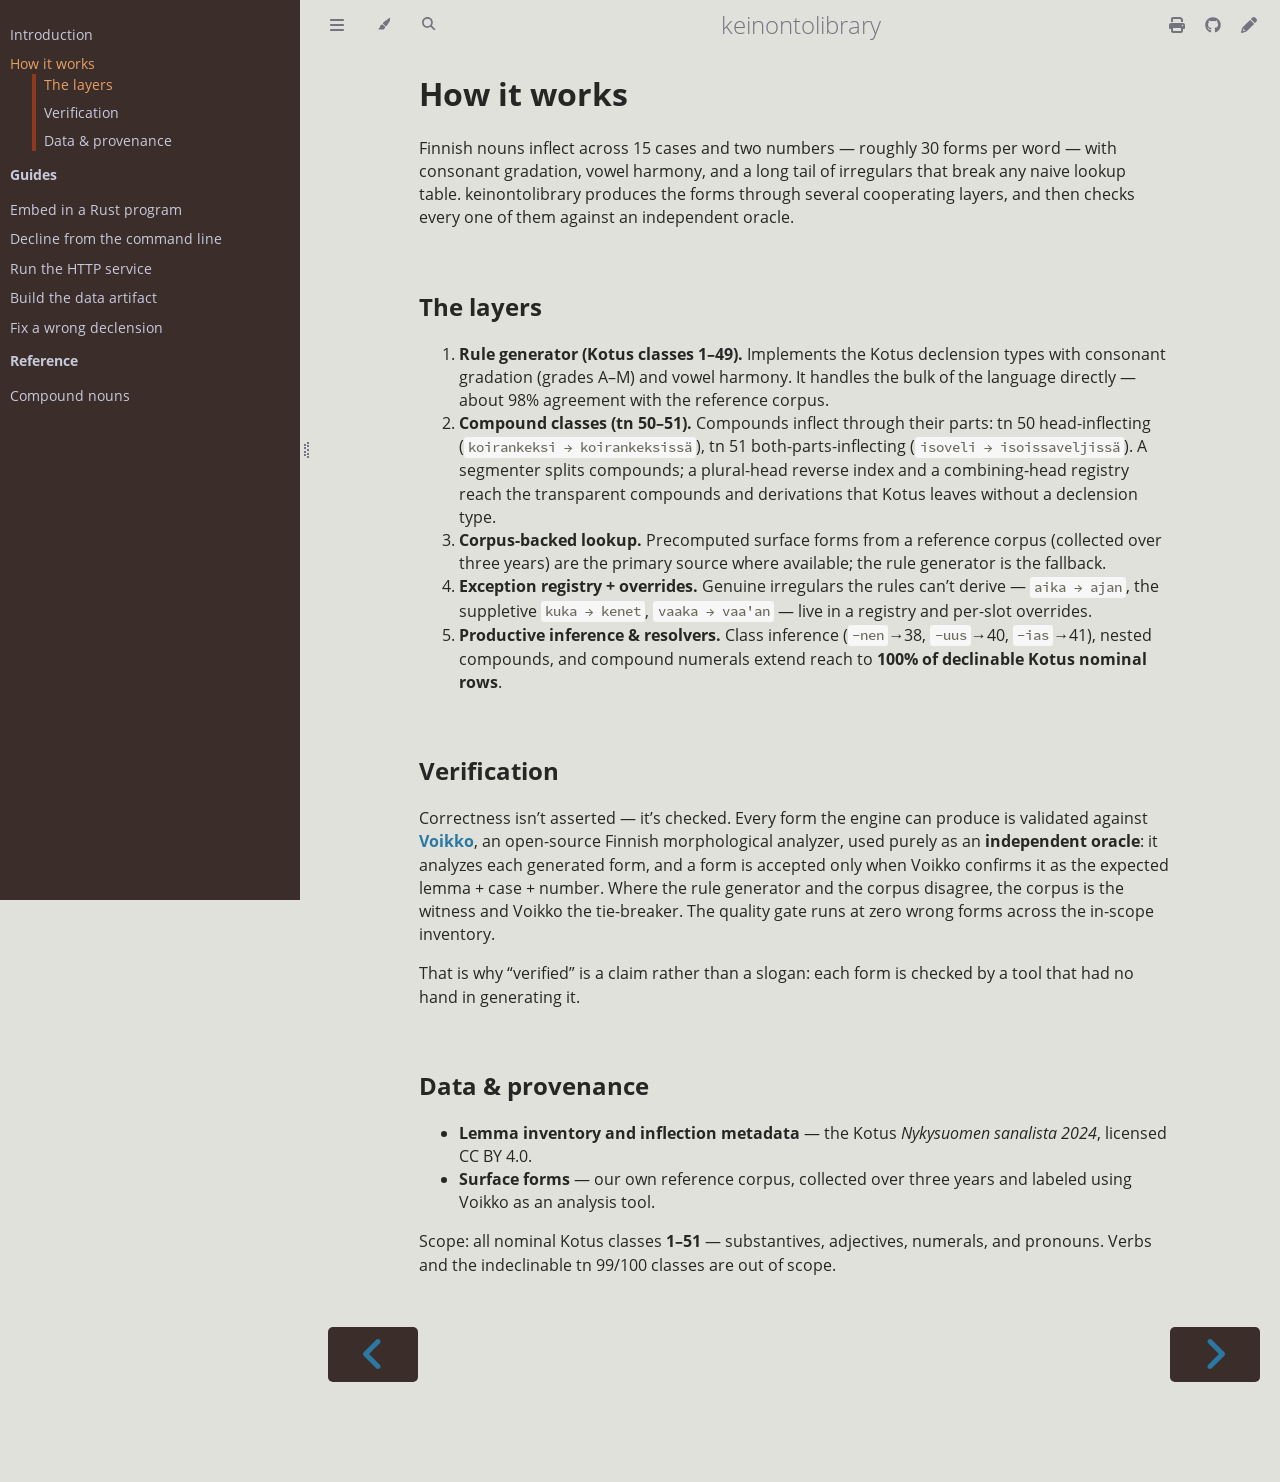
<file: guide/how-it-works.html>
<!DOCTYPE HTML>
<html lang="en" class="rust sidebar-visible" dir="ltr">
    <head>
        <!-- Book generated using mdBook -->
        <meta charset="UTF-8">
        <title>How it works - keinontolibrary</title>


        <!-- Custom HTML head -->
        <script defer data-site-id="a12f68fd-193f-44a9-b839-1a7c02876d1c" src="https://glyphex.io/tracker.js"></script>

        <meta name="description" content="Guides for keinontolibrary — a Rust library that declines Finnish nouns.">
        <meta name="viewport" content="width=device-width, initial-scale=1">
        <meta name="theme-color" content="#ffffff">

        <link rel="icon" href="favicon-de23e50b.svg">
        <link rel="shortcut icon" href="favicon-8114d1fc.png">
        <link rel="stylesheet" href="css/variables-8adf115d.css">
        <link rel="stylesheet" href="css/general-0392ca55.css">
        <link rel="stylesheet" href="css/chrome-fc474251.css">
        <link rel="stylesheet" href="css/print-9e4910d8.css" media="print">

        <!-- Fonts -->
        <link rel="stylesheet" href="fonts/fonts-9644e21d.css">

        <!-- Highlight.js Stylesheets -->
        <link rel="stylesheet" id="mdbook-highlight-css" href="highlight-493f70e1.css">
        <link rel="stylesheet" id="mdbook-tomorrow-night-css" href="tomorrow-night-4c0ae647.css">
        <link rel="stylesheet" id="mdbook-ayu-highlight-css" href="ayu-highlight-3fdfc3ac.css">

        <!-- Custom theme stylesheets -->


        <!-- Provide site root and default themes to javascript -->
        <script>
            const path_to_root = "";
            const default_light_theme = "rust";
            const default_dark_theme = "ayu";
            window.path_to_searchindex_js = "searchindex-e9732ece.js";
        </script>
        <!-- Start loading toc.js asap -->
        <script src="toc-b54f4d2a.js"></script>
    </head>
    <body>
    <div id="mdbook-help-container">
        <div id="mdbook-help-popup">
            <h2 class="mdbook-help-title">Keyboard shortcuts</h2>
            <div>
                <p>Press <kbd>←</kbd> or <kbd>→</kbd> to navigate between chapters</p>
                <p>Press <kbd>S</kbd> or <kbd>/</kbd> to search in the book</p>
                <p>Press <kbd>?</kbd> to show this help</p>
                <p>Press <kbd>Esc</kbd> to hide this help</p>
            </div>
        </div>
    </div>
    <div id="mdbook-body-container">
        <!-- Work around some values being stored in localStorage wrapped in quotes -->
        <script>
            try {
                let theme = localStorage.getItem('mdbook-theme');
                let sidebar = localStorage.getItem('mdbook-sidebar');

                if (theme.startsWith('"') && theme.endsWith('"')) {
                    localStorage.setItem('mdbook-theme', theme.slice(1, theme.length - 1));
                }

                if (sidebar.startsWith('"') && sidebar.endsWith('"')) {
                    localStorage.setItem('mdbook-sidebar', sidebar.slice(1, sidebar.length - 1));
                }
            } catch (e) { }
        </script>

        <!-- Set the theme before any content is loaded, prevents flash -->
        <script>
            const default_theme = window.matchMedia("(prefers-color-scheme: dark)").matches ? default_dark_theme : default_light_theme;
            let theme;
            try { theme = localStorage.getItem('mdbook-theme'); } catch(e) { }
            if (theme === null || theme === undefined) { theme = default_theme; }
            const html = document.documentElement;
            html.classList.remove('rust')
            html.classList.add(theme);
            html.classList.add("js");
        </script>

        <input type="checkbox" id="mdbook-sidebar-toggle-anchor" class="hidden">

        <!-- Hide / unhide sidebar before it is displayed -->
        <script>
            let sidebar = null;
            const sidebar_toggle = document.getElementById("mdbook-sidebar-toggle-anchor");
            if (document.body.clientWidth >= 1080) {
                try { sidebar = localStorage.getItem('mdbook-sidebar'); } catch(e) { }
                sidebar = sidebar || 'visible';
            } else {
                sidebar = 'hidden';
                sidebar_toggle.checked = false;
            }
            if (sidebar === 'visible') {
                sidebar_toggle.checked = true;
            } else {
                html.classList.remove('sidebar-visible');
            }
        </script>

        <nav id="mdbook-sidebar" class="sidebar" aria-label="Table of contents">
            <!-- populated by js -->
            <mdbook-sidebar-scrollbox class="sidebar-scrollbox"></mdbook-sidebar-scrollbox>
            <noscript>
                <iframe class="sidebar-iframe-outer" src="toc.html"></iframe>
            </noscript>
            <div id="mdbook-sidebar-resize-handle" class="sidebar-resize-handle">
                <div class="sidebar-resize-indicator"></div>
            </div>
        </nav>

        <div id="mdbook-page-wrapper" class="page-wrapper">

            <div class="page">
                <div id="mdbook-menu-bar-hover-placeholder"></div>
                <div id="mdbook-menu-bar" class="menu-bar sticky">
                    <div class="left-buttons">
                        <label id="mdbook-sidebar-toggle" class="icon-button" for="mdbook-sidebar-toggle-anchor" title="Toggle Table of Contents" aria-label="Toggle Table of Contents" aria-controls="mdbook-sidebar">
                            <span class=fa-svg><svg xmlns="http://www.w3.org/2000/svg" viewBox="0 0 448 512"><!--! Font Awesome Free 6.2.0 by @fontawesome - https://fontawesome.com License - https://fontawesome.com/license/free (Icons: CC BY 4.0, Fonts: SIL OFL 1.1, Code: MIT License) Copyright 2022 Fonticons, Inc. --><path d="M0 96C0 78.3 14.3 64 32 64H416c17.7 0 32 14.3 32 32s-14.3 32-32 32H32C14.3 128 0 113.7 0 96zM0 256c0-17.7 14.3-32 32-32H416c17.7 0 32 14.3 32 32s-14.3 32-32 32H32c-17.7 0-32-14.3-32-32zM448 416c0 17.7-14.3 32-32 32H32c-17.7 0-32-14.3-32-32s14.3-32 32-32H416c17.7 0 32 14.3 32 32z"/></svg></span>
                        </label>
                        <button id="mdbook-theme-toggle" class="icon-button" type="button" title="Change theme" aria-label="Change theme" aria-haspopup="true" aria-expanded="false" aria-controls="mdbook-theme-list">
                            <span class=fa-svg><svg xmlns="http://www.w3.org/2000/svg" viewBox="0 0 576 512"><!--! Font Awesome Free 6.2.0 by @fontawesome - https://fontawesome.com License - https://fontawesome.com/license/free (Icons: CC BY 4.0, Fonts: SIL OFL 1.1, Code: MIT License) Copyright 2022 Fonticons, Inc. --><path d="M371.3 367.1c27.3-3.9 51.9-19.4 67.2-42.9L600.2 74.1c12.6-19.5 9.4-45.3-7.6-61.2S549.7-4.4 531.1 9.6L294.4 187.2c-24 18-38.2 46.1-38.4 76.1L371.3 367.1zm-19.6 25.4l-116-104.4C175.9 290.3 128 339.6 128 400c0 3.9 .2 7.8 .6 11.6c1.8 17.5-10.2 36.4-27.8 36.4H96c-17.7 0-32 14.3-32 32s14.3 32 32 32H240c61.9 0 112-50.1 112-112c0-2.5-.1-5-.2-7.5z"/></svg></span>
                        </button>
                        <ul id="mdbook-theme-list" class="theme-popup" aria-label="Themes" role="menu">
                            <li role="none"><button role="menuitem" class="theme" id="mdbook-theme-default_theme">Auto</button></li>
                            <li role="none"><button role="menuitem" class="theme" id="mdbook-theme-light">Light</button></li>
                            <li role="none"><button role="menuitem" class="theme" id="mdbook-theme-rust">Rust</button></li>
                            <li role="none"><button role="menuitem" class="theme" id="mdbook-theme-coal">Coal</button></li>
                            <li role="none"><button role="menuitem" class="theme" id="mdbook-theme-navy">Navy</button></li>
                            <li role="none"><button role="menuitem" class="theme" id="mdbook-theme-ayu">Ayu</button></li>
                        </ul>
                        <button id="mdbook-search-toggle" class="icon-button" type="button" title="Search (`/`)" aria-label="Toggle Searchbar" aria-expanded="false" aria-keyshortcuts="/ s" aria-controls="mdbook-searchbar">
                            <span class=fa-svg><svg xmlns="http://www.w3.org/2000/svg" viewBox="0 0 512 512"><!--! Font Awesome Free 6.2.0 by @fontawesome - https://fontawesome.com License - https://fontawesome.com/license/free (Icons: CC BY 4.0, Fonts: SIL OFL 1.1, Code: MIT License) Copyright 2022 Fonticons, Inc. --><path d="M416 208c0 45.9-14.9 88.3-40 122.7L502.6 457.4c12.5 12.5 12.5 32.8 0 45.3s-32.8 12.5-45.3 0L330.7 376c-34.4 25.2-76.8 40-122.7 40C93.1 416 0 322.9 0 208S93.1 0 208 0S416 93.1 416 208zM208 352c79.5 0 144-64.5 144-144s-64.5-144-144-144S64 128.5 64 208s64.5 144 144 144z"/></svg></span>
                        </button>
                    </div>

                    <h1 class="menu-title">keinontolibrary</h1>

                    <div class="right-buttons">
                        <a href="print.html" title="Print this book" aria-label="Print this book">
                            <span class=fa-svg id="print-button"><svg xmlns="http://www.w3.org/2000/svg" viewBox="0 0 512 512"><!--! Font Awesome Free 6.2.0 by @fontawesome - https://fontawesome.com License - https://fontawesome.com/license/free (Icons: CC BY 4.0, Fonts: SIL OFL 1.1, Code: MIT License) Copyright 2022 Fonticons, Inc. --><path d="M128 0C92.7 0 64 28.7 64 64v96h64V64H354.7L384 93.3V160h64V93.3c0-17-6.7-33.3-18.7-45.3L400 18.7C388 6.7 371.7 0 354.7 0H128zM384 352v32 64H128V384 368 352H384zm64 32h32c17.7 0 32-14.3 32-32V256c0-35.3-28.7-64-64-64H64c-35.3 0-64 28.7-64 64v96c0 17.7 14.3 32 32 32H64v64c0 35.3 28.7 64 64 64H384c35.3 0 64-28.7 64-64V384zm-16-88c-13.3 0-24-10.7-24-24s10.7-24 24-24s24 10.7 24 24s-10.7 24-24 24z"/></svg></span>
                        </a>
                        <a href="https://github.com/timokoola/keinontolibrary" title="Git repository" aria-label="Git repository">
                            <span class=fa-svg><svg xmlns="http://www.w3.org/2000/svg" viewBox="0 0 496 512"><!--! Font Awesome Free 6.2.0 by @fontawesome - https://fontawesome.com License - https://fontawesome.com/license/free (Icons: CC BY 4.0, Fonts: SIL OFL 1.1, Code: MIT License) Copyright 2022 Fonticons, Inc. --><path d="M165.9 397.4c0 2-2.3 3.6-5.2 3.6-3.3.3-5.6-1.3-5.6-3.6 0-2 2.3-3.6 5.2-3.6 3-.3 5.6 1.3 5.6 3.6zm-31.1-4.5c-.7 2 1.3 4.3 4.3 4.9 2.6 1 5.6 0 6.2-2s-1.3-4.3-4.3-5.2c-2.6-.7-5.5.3-6.2 2.3zm44.2-1.7c-2.9.7-4.9 2.6-4.6 4.9.3 2 2.9 3.3 5.9 2.6 2.9-.7 4.9-2.6 4.6-4.6-.3-1.9-3-3.2-5.9-2.9zM244.8 8C106.1 8 0 113.3 0 252c0 110.9 69.8 205.8 169.5 239.2 12.8 2.3 17.3-5.6 17.3-12.1 0-6.2-.3-40.4-.3-61.4 0 0-70 15-84.7-29.8 0 0-11.4-29.1-27.8-36.6 0 0-22.9-15.7 1.6-15.4 0 0 24.9 2 38.6 25.8 21.9 38.6 58.6 27.5 72.9 20.9 2.3-16 8.8-27.1 16-33.7-55.9-6.2-112.3-14.3-112.3-110.5 0-27.5 7.6-41.3 23.6-58.9-2.6-6.5-11.1-33.3 2.6-67.9 20.9-6.5 69 27 69 27 20-5.6 41.5-8.5 62.8-8.5s42.8 2.9 62.8 8.5c0 0 48.1-33.6 69-27 13.7 34.7 5.2 61.4 2.6 67.9 16 17.7 25.8 31.5 25.8 58.9 0 96.5-58.9 104.2-114.8 110.5 9.2 7.9 17 22.9 17 46.4 0 33.7-.3 75.4-.3 83.6 0 6.5 4.6 14.4 17.3 12.1C428.2 457.8 496 362.9 496 252 496 113.3 383.5 8 244.8 8zM97.2 352.9c-1.3 1-1 3.3.7 5.2 1.6 1.6 3.9 2.3 5.2 1 1.3-1 1-3.3-.7-5.2-1.6-1.6-3.9-2.3-5.2-1zm-10.8-8.1c-.7 1.3.3 2.9 2.3 3.9 1.6 1 3.6.7 4.3-.7.7-1.3-.3-2.9-2.3-3.9-2-.6-3.6-.3-4.3.7zm32.4 35.6c-1.6 1.3-1 4.3 1.3 6.2 2.3 2.3 5.2 2.6 6.5 1 1.3-1.3.7-4.3-1.3-6.2-2.2-2.3-5.2-2.6-6.5-1zm-11.4-14.7c-1.6 1-1.6 3.6 0 5.9 1.6 2.3 4.3 3.3 5.6 2.3 1.6-1.3 1.6-3.9 0-6.2-1.4-2.3-4-3.3-5.6-2z"/></svg></span>
                        </a>
                        <a href="https://github.com/timokoola/keinontolibrary/edit/main/docs/./how-it-works.md" title="Suggest an edit" aria-label="Suggest an edit" rel="edit">
                            <span class=fa-svg id="git-edit-button"><svg xmlns="http://www.w3.org/2000/svg" viewBox="0 0 512 512"><!--! Font Awesome Free 6.2.0 by @fontawesome - https://fontawesome.com License - https://fontawesome.com/license/free (Icons: CC BY 4.0, Fonts: SIL OFL 1.1, Code: MIT License) Copyright 2022 Fonticons, Inc. --><path d="M421.7 220.3l-11.3 11.3-22.6 22.6-205 205c-6.6 6.6-14.8 11.5-23.8 14.1L30.8 511c-8.4 2.5-17.5 .2-23.7-6.1S-1.5 489.7 1 481.2L38.7 353.1c2.6-9 7.5-17.2 14.1-23.8l205-205 22.6-22.6 11.3-11.3 33.9 33.9 62.1 62.1 33.9 33.9zM96 353.9l-9.3 9.3c-.9 .9-1.6 2.1-2 3.4l-25.3 86 86-25.3c1.3-.4 2.5-1.1 3.4-2l9.3-9.3H112c-8.8 0-16-7.2-16-16V353.9zM453.3 19.3l39.4 39.4c25 25 25 65.5 0 90.5l-14.5 14.5-22.6 22.6-11.3 11.3-33.9-33.9-62.1-62.1L314.3 67.7l11.3-11.3 22.6-22.6 14.5-14.5c25-25 65.5-25 90.5 0z"/></svg></span>
                        </a>

                    </div>
                </div>

                <div id="mdbook-search-wrapper" class="hidden">
                    <form id="mdbook-searchbar-outer" class="searchbar-outer">
                        <div class="search-wrapper">
                            <input type="search" id="mdbook-searchbar" name="searchbar" placeholder="Search this book ..." aria-controls="mdbook-searchresults-outer" aria-describedby="searchresults-header">
                            <div class="spinner-wrapper">
                                <span class=fa-svg id="fa-spin"><svg xmlns="http://www.w3.org/2000/svg" viewBox="0 0 512 512"><!--! Font Awesome Free 6.2.0 by @fontawesome - https://fontawesome.com License - https://fontawesome.com/license/free (Icons: CC BY 4.0, Fonts: SIL OFL 1.1, Code: MIT License) Copyright 2022 Fonticons, Inc. --><path d="M304 48c0-26.5-21.5-48-48-48s-48 21.5-48 48s21.5 48 48 48s48-21.5 48-48zm0 416c0-26.5-21.5-48-48-48s-48 21.5-48 48s21.5 48 48 48s48-21.5 48-48zM48 304c26.5 0 48-21.5 48-48s-21.5-48-48-48s-48 21.5-48 48s21.5 48 48 48zm464-48c0-26.5-21.5-48-48-48s-48 21.5-48 48s21.5 48 48 48s48-21.5 48-48zM142.9 437c18.7-18.7 18.7-49.1 0-67.9s-49.1-18.7-67.9 0s-18.7 49.1 0 67.9s49.1 18.7 67.9 0zm0-294.2c18.7-18.7 18.7-49.1 0-67.9S93.7 56.2 75 75s-18.7 49.1 0 67.9s49.1 18.7 67.9 0zM369.1 437c18.7 18.7 49.1 18.7 67.9 0s18.7-49.1 0-67.9s-49.1-18.7-67.9 0s-18.7 49.1 0 67.9z"/></svg></span>
                            </div>
                        </div>
                    </form>
                    <div id="mdbook-searchresults-outer" class="searchresults-outer hidden">
                        <div id="mdbook-searchresults-header" class="searchresults-header"></div>
                        <ul id="mdbook-searchresults">
                        </ul>
                    </div>
                </div>

                <!-- Apply ARIA attributes after the sidebar and the sidebar toggle button are added to the DOM -->
                <script>
                    document.getElementById('mdbook-sidebar-toggle').setAttribute('aria-expanded', sidebar === 'visible');
                    document.getElementById('mdbook-sidebar').setAttribute('aria-hidden', sidebar !== 'visible');
                    Array.from(document.querySelectorAll('#mdbook-sidebar a')).forEach(function(link) {
                        link.setAttribute('tabIndex', sidebar === 'visible' ? 0 : -1);
                    });
                </script>

                <div id="mdbook-content" class="content">
                    <main>
                        <h1 id="how-it-works"><a class="header" href="#how-it-works">How it works</a></h1>
<p>Finnish nouns inflect across 15 cases and two numbers — roughly 30 forms per word — with
consonant gradation, vowel harmony, and a long tail of irregulars that break any naive lookup
table. keinontolibrary produces the forms through several cooperating layers, and then checks
every one of them against an independent oracle.</p>
<h2 id="the-layers"><a class="header" href="#the-layers">The layers</a></h2>
<ol>
<li><strong>Rule generator (Kotus classes 1–49).</strong> Implements the Kotus declension types with
consonant gradation (grades A–M) and vowel harmony. It handles the bulk of the language
directly — about 98% agreement with the reference corpus.</li>
<li><strong>Compound classes (tn 50–51).</strong> Compounds inflect through their parts: tn 50
head-inflecting (<code>koirankeksi → koirankeksissä</code>), tn 51 both-parts-inflecting
(<code>isoveli → isoissaveljissä</code>). A segmenter splits compounds; a plural-head reverse index
and a combining-head registry reach the transparent compounds and derivations that Kotus
leaves without a declension type.</li>
<li><strong>Corpus-backed lookup.</strong> Precomputed surface forms from a reference corpus (collected over
three years) are the primary source where available; the rule generator is the fallback.</li>
<li><strong>Exception registry + overrides.</strong> Genuine irregulars the rules can’t derive — <code>aika → ajan</code>,
the suppletive <code>kuka → kenet</code>, <code>vaaka → vaa'an</code> — live in a registry and per-slot overrides.</li>
<li><strong>Productive inference &amp; resolvers.</strong> Class inference (<code>-nen</code>→38, <code>-uus</code>→40, <code>-ias</code>→41),
nested compounds, and compound numerals extend reach to <strong>100% of declinable Kotus nominal
rows</strong>.</li>
</ol>
<h2 id="verification"><a class="header" href="#verification">Verification</a></h2>
<p>Correctness isn’t asserted — it’s checked. Every form the engine can produce is validated
against <strong><a href="https://voikko.puimula.org/">Voikko</a></strong>, an open-source Finnish morphological
analyzer, used purely as an <strong>independent oracle</strong>: it analyzes each generated form, and a form
is accepted only when Voikko confirms it as the expected lemma + case + number. Where the rule
generator and the corpus disagree, the corpus is the witness and Voikko the tie-breaker. The
quality gate runs at zero wrong forms across the in-scope inventory.</p>
<p>That is why “verified” is a claim rather than a slogan: each form is checked by a tool that had
no hand in generating it.</p>
<h2 id="data--provenance"><a class="header" href="#data--provenance">Data &amp; provenance</a></h2>
<ul>
<li><strong>Lemma inventory and inflection metadata</strong> — the Kotus <em>Nykysuomen sanalista 2024</em>, licensed
CC BY 4.0.</li>
<li><strong>Surface forms</strong> — our own reference corpus, collected over three years and labeled using
Voikko as an analysis tool.</li>
</ul>
<p>Scope: all nominal Kotus classes <strong>1–51</strong> — substantives, adjectives, numerals, and pronouns.
Verbs and the indeclinable tn 99/100 classes are out of scope.</p>

                    </main>

                    <nav class="nav-wrapper" aria-label="Page navigation">
                        <!-- Mobile navigation buttons -->
                            <a rel="prev" href="intro.html" class="mobile-nav-chapters previous" title="Previous chapter" aria-label="Previous chapter" aria-keyshortcuts="Left">
                                <span class=fa-svg><svg xmlns="http://www.w3.org/2000/svg" viewBox="0 0 320 512"><!--! Font Awesome Free 6.2.0 by @fontawesome - https://fontawesome.com License - https://fontawesome.com/license/free (Icons: CC BY 4.0, Fonts: SIL OFL 1.1, Code: MIT License) Copyright 2022 Fonticons, Inc. --><path d="M41.4 233.4c-12.5 12.5-12.5 32.8 0 45.3l160 160c12.5 12.5 32.8 12.5 45.3 0s12.5-32.8 0-45.3L109.3 256 246.6 118.6c12.5-12.5 12.5-32.8 0-45.3s-32.8-12.5-45.3 0l-160 160z"/></svg></span>
                            </a>

                            <a rel="next prefetch" href="guides/embed-rust.html" class="mobile-nav-chapters next" title="Next chapter" aria-label="Next chapter" aria-keyshortcuts="Right">
                                <span class=fa-svg><svg xmlns="http://www.w3.org/2000/svg" viewBox="0 0 320 512"><!--! Font Awesome Free 6.2.0 by @fontawesome - https://fontawesome.com License - https://fontawesome.com/license/free (Icons: CC BY 4.0, Fonts: SIL OFL 1.1, Code: MIT License) Copyright 2022 Fonticons, Inc. --><path d="M278.6 233.4c12.5 12.5 12.5 32.8 0 45.3l-160 160c-12.5 12.5-32.8 12.5-45.3 0s-12.5-32.8 0-45.3L210.7 256 73.4 118.6c-12.5-12.5-12.5-32.8 0-45.3s32.8-12.5 45.3 0l160 160z"/></svg></span>
                            </a>

                        <div style="clear: both"></div>
                    </nav>
                </div>
            </div>

            <nav class="nav-wide-wrapper" aria-label="Page navigation">
                    <a rel="prev" href="intro.html" class="nav-chapters previous" title="Previous chapter" aria-label="Previous chapter" aria-keyshortcuts="Left">
                        <span class=fa-svg><svg xmlns="http://www.w3.org/2000/svg" viewBox="0 0 320 512"><!--! Font Awesome Free 6.2.0 by @fontawesome - https://fontawesome.com License - https://fontawesome.com/license/free (Icons: CC BY 4.0, Fonts: SIL OFL 1.1, Code: MIT License) Copyright 2022 Fonticons, Inc. --><path d="M41.4 233.4c-12.5 12.5-12.5 32.8 0 45.3l160 160c12.5 12.5 32.8 12.5 45.3 0s12.5-32.8 0-45.3L109.3 256 246.6 118.6c12.5-12.5 12.5-32.8 0-45.3s-32.8-12.5-45.3 0l-160 160z"/></svg></span>
                    </a>

                    <a rel="next prefetch" href="guides/embed-rust.html" class="nav-chapters next" title="Next chapter" aria-label="Next chapter" aria-keyshortcuts="Right">
                        <span class=fa-svg><svg xmlns="http://www.w3.org/2000/svg" viewBox="0 0 320 512"><!--! Font Awesome Free 6.2.0 by @fontawesome - https://fontawesome.com License - https://fontawesome.com/license/free (Icons: CC BY 4.0, Fonts: SIL OFL 1.1, Code: MIT License) Copyright 2022 Fonticons, Inc. --><path d="M278.6 233.4c12.5 12.5 12.5 32.8 0 45.3l-160 160c-12.5 12.5-32.8 12.5-45.3 0s-12.5-32.8 0-45.3L210.7 256 73.4 118.6c-12.5-12.5-12.5-32.8 0-45.3s32.8-12.5 45.3 0l160 160z"/></svg></span>
                    </a>
            </nav>

        </div>

        <template id=fa-eye><span class=fa-svg><svg xmlns="http://www.w3.org/2000/svg" viewBox="0 0 576 512"><!--! Font Awesome Free 6.2.0 by @fontawesome - https://fontawesome.com License - https://fontawesome.com/license/free (Icons: CC BY 4.0, Fonts: SIL OFL 1.1, Code: MIT License) Copyright 2022 Fonticons, Inc. --><path d="M288 32c-80.8 0-145.5 36.8-192.6 80.6C48.6 156 17.3 208 2.5 243.7c-3.3 7.9-3.3 16.7 0 24.6C17.3 304 48.6 356 95.4 399.4C142.5 443.2 207.2 480 288 480s145.5-36.8 192.6-80.6c46.8-43.5 78.1-95.4 93-131.1c3.3-7.9 3.3-16.7 0-24.6c-14.9-35.7-46.2-87.7-93-131.1C433.5 68.8 368.8 32 288 32zM432 256c0 79.5-64.5 144-144 144s-144-64.5-144-144s64.5-144 144-144s144 64.5 144 144zM288 192c0 35.3-28.7 64-64 64c-11.5 0-22.3-3-31.6-8.4c-.2 2.8-.4 5.5-.4 8.4c0 53 43 96 96 96s96-43 96-96s-43-96-96-96c-2.8 0-5.6 .1-8.4 .4c5.3 9.3 8.4 20.1 8.4 31.6z"/></svg></span></template>
        <template id=fa-eye-slash><span class=fa-svg><svg xmlns="http://www.w3.org/2000/svg" viewBox="0 0 640 512"><!--! Font Awesome Free 6.2.0 by @fontawesome - https://fontawesome.com License - https://fontawesome.com/license/free (Icons: CC BY 4.0, Fonts: SIL OFL 1.1, Code: MIT License) Copyright 2022 Fonticons, Inc. --><path d="M38.8 5.1C28.4-3.1 13.3-1.2 5.1 9.2S-1.2 34.7 9.2 42.9l592 464c10.4 8.2 25.5 6.3 33.7-4.1s6.3-25.5-4.1-33.7L525.6 386.7c39.6-40.6 66.4-86.1 79.9-118.4c3.3-7.9 3.3-16.7 0-24.6c-14.9-35.7-46.2-87.7-93-131.1C465.5 68.8 400.8 32 320 32c-68.2 0-125 26.3-169.3 60.8L38.8 5.1zM223.1 149.5C248.6 126.2 282.7 112 320 112c79.5 0 144 64.5 144 144c0 24.9-6.3 48.3-17.4 68.7L408 294.5c5.2-11.8 8-24.8 8-38.5c0-53-43-96-96-96c-2.8 0-5.6 .1-8.4 .4c5.3 9.3 8.4 20.1 8.4 31.6c0 10.2-2.4 19.8-6.6 28.3l-90.3-70.8zm223.1 298L373 389.9c-16.4 6.5-34.3 10.1-53 10.1c-79.5 0-144-64.5-144-144c0-6.9 .5-13.6 1.4-20.2L83.1 161.5C60.3 191.2 44 220.8 34.5 243.7c-3.3 7.9-3.3 16.7 0 24.6c14.9 35.7 46.2 87.7 93 131.1C174.5 443.2 239.2 480 320 480c47.8 0 89.9-12.9 126.2-32.5z"/></svg></span></template>
        <template id=fa-copy><span class=fa-svg><svg xmlns="http://www.w3.org/2000/svg" viewBox="0 0 512 512"><!--! Font Awesome Free 6.2.0 by @fontawesome - https://fontawesome.com License - https://fontawesome.com/license/free (Icons: CC BY 4.0, Fonts: SIL OFL 1.1, Code: MIT License) Copyright 2022 Fonticons, Inc. --><path d="M502.6 70.63l-61.25-61.25C435.4 3.371 427.2 0 418.7 0H255.1c-35.35 0-64 28.66-64 64l.0195 256C192 355.4 220.7 384 256 384h192c35.2 0 64-28.8 64-64V93.25C512 84.77 508.6 76.63 502.6 70.63zM464 320c0 8.836-7.164 16-16 16H255.1c-8.838 0-16-7.164-16-16L239.1 64.13c0-8.836 7.164-16 16-16h128L384 96c0 17.67 14.33 32 32 32h47.1V320zM272 448c0 8.836-7.164 16-16 16H63.1c-8.838 0-16-7.164-16-16L47.98 192.1c0-8.836 7.164-16 16-16H160V128H63.99c-35.35 0-64 28.65-64 64l.0098 256C.002 483.3 28.66 512 64 512h192c35.2 0 64-28.8 64-64v-32h-47.1L272 448z"/></svg></span></template>
        <template id=fa-play><span class=fa-svg><svg xmlns="http://www.w3.org/2000/svg" viewBox="0 0 384 512"><!--! Font Awesome Free 6.2.0 by @fontawesome - https://fontawesome.com License - https://fontawesome.com/license/free (Icons: CC BY 4.0, Fonts: SIL OFL 1.1, Code: MIT License) Copyright 2022 Fonticons, Inc. --><path d="M73 39c-14.8-9.1-33.4-9.4-48.5-.9S0 62.6 0 80V432c0 17.4 9.4 33.4 24.5 41.9s33.7 8.1 48.5-.9L361 297c14.3-8.7 23-24.2 23-41s-8.7-32.2-23-41L73 39z"/></svg></span></template>
        <template id=fa-clock-rotate-left><span class=fa-svg><svg xmlns="http://www.w3.org/2000/svg" viewBox="0 0 512 512"><!--! Font Awesome Free 6.2.0 by @fontawesome - https://fontawesome.com License - https://fontawesome.com/license/free (Icons: CC BY 4.0, Fonts: SIL OFL 1.1, Code: MIT License) Copyright 2022 Fonticons, Inc. --><path d="M75 75L41 41C25.9 25.9 0 36.6 0 57.9V168c0 13.3 10.7 24 24 24H134.1c21.4 0 32.1-25.9 17-41l-30.8-30.8C155 85.5 203 64 256 64c106 0 192 86 192 192s-86 192-192 192c-40.8 0-78.6-12.7-109.7-34.4c-14.5-10.1-34.4-6.6-44.6 7.9s-6.6 34.4 7.9 44.6C151.2 495 201.7 512 256 512c141.4 0 256-114.6 256-256S397.4 0 256 0C185.3 0 121.3 28.7 75 75zm181 53c-13.3 0-24 10.7-24 24V256c0 6.4 2.5 12.5 7 17l72 72c9.4 9.4 24.6 9.4 33.9 0s9.4-24.6 0-33.9l-65-65V152c0-13.3-10.7-24-24-24z"/></svg></span></template>



        <script>
            window.playground_copyable = true;
        </script>


        <script src="elasticlunr-ef4e11c1.min.js"></script>
        <script src="mark-09e88c2c.min.js"></script>
        <script src="searcher-09f2665d.js"></script>

        <script src="clipboard-1626706a.min.js"></script>
        <script src="highlight-abc7f01d.js"></script>
        <script src="book-c22b7243.js"></script>

        <!-- Custom JS scripts -->



    </div>
    </body>
</html>
</file>
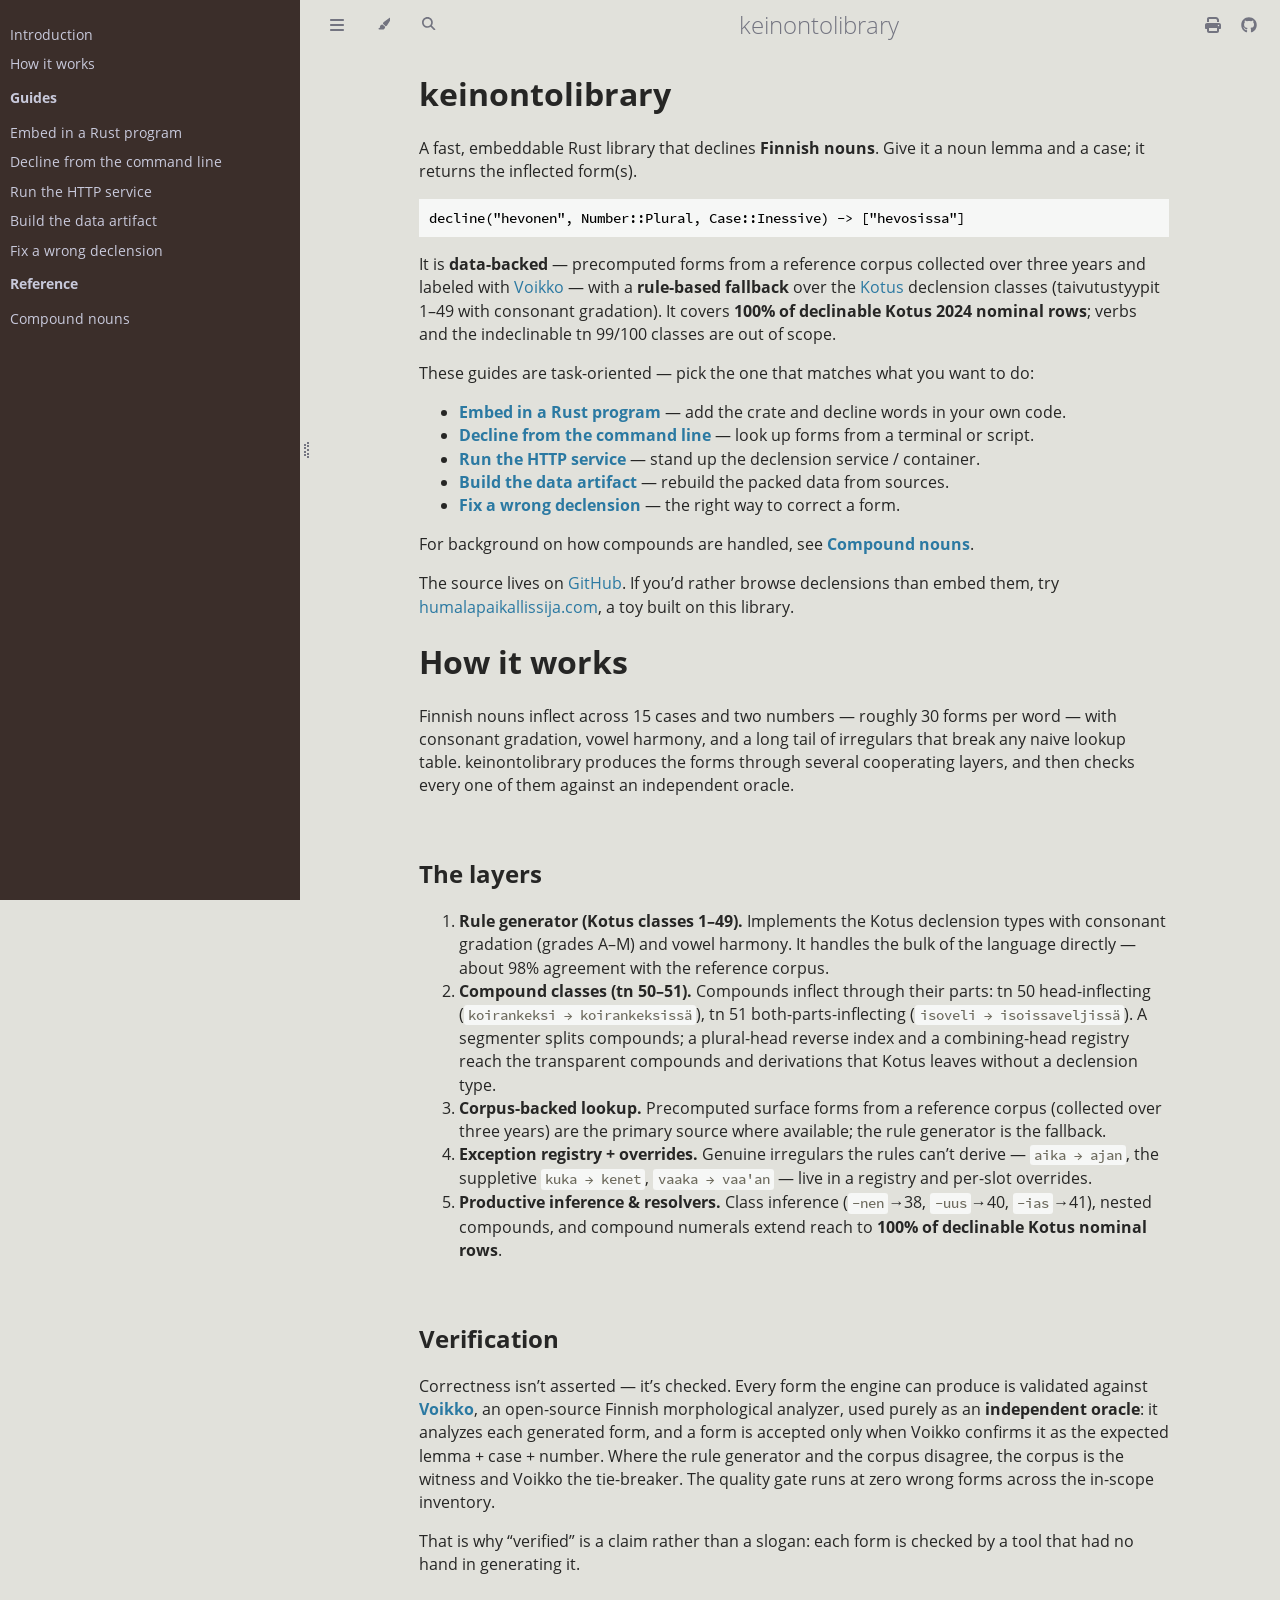
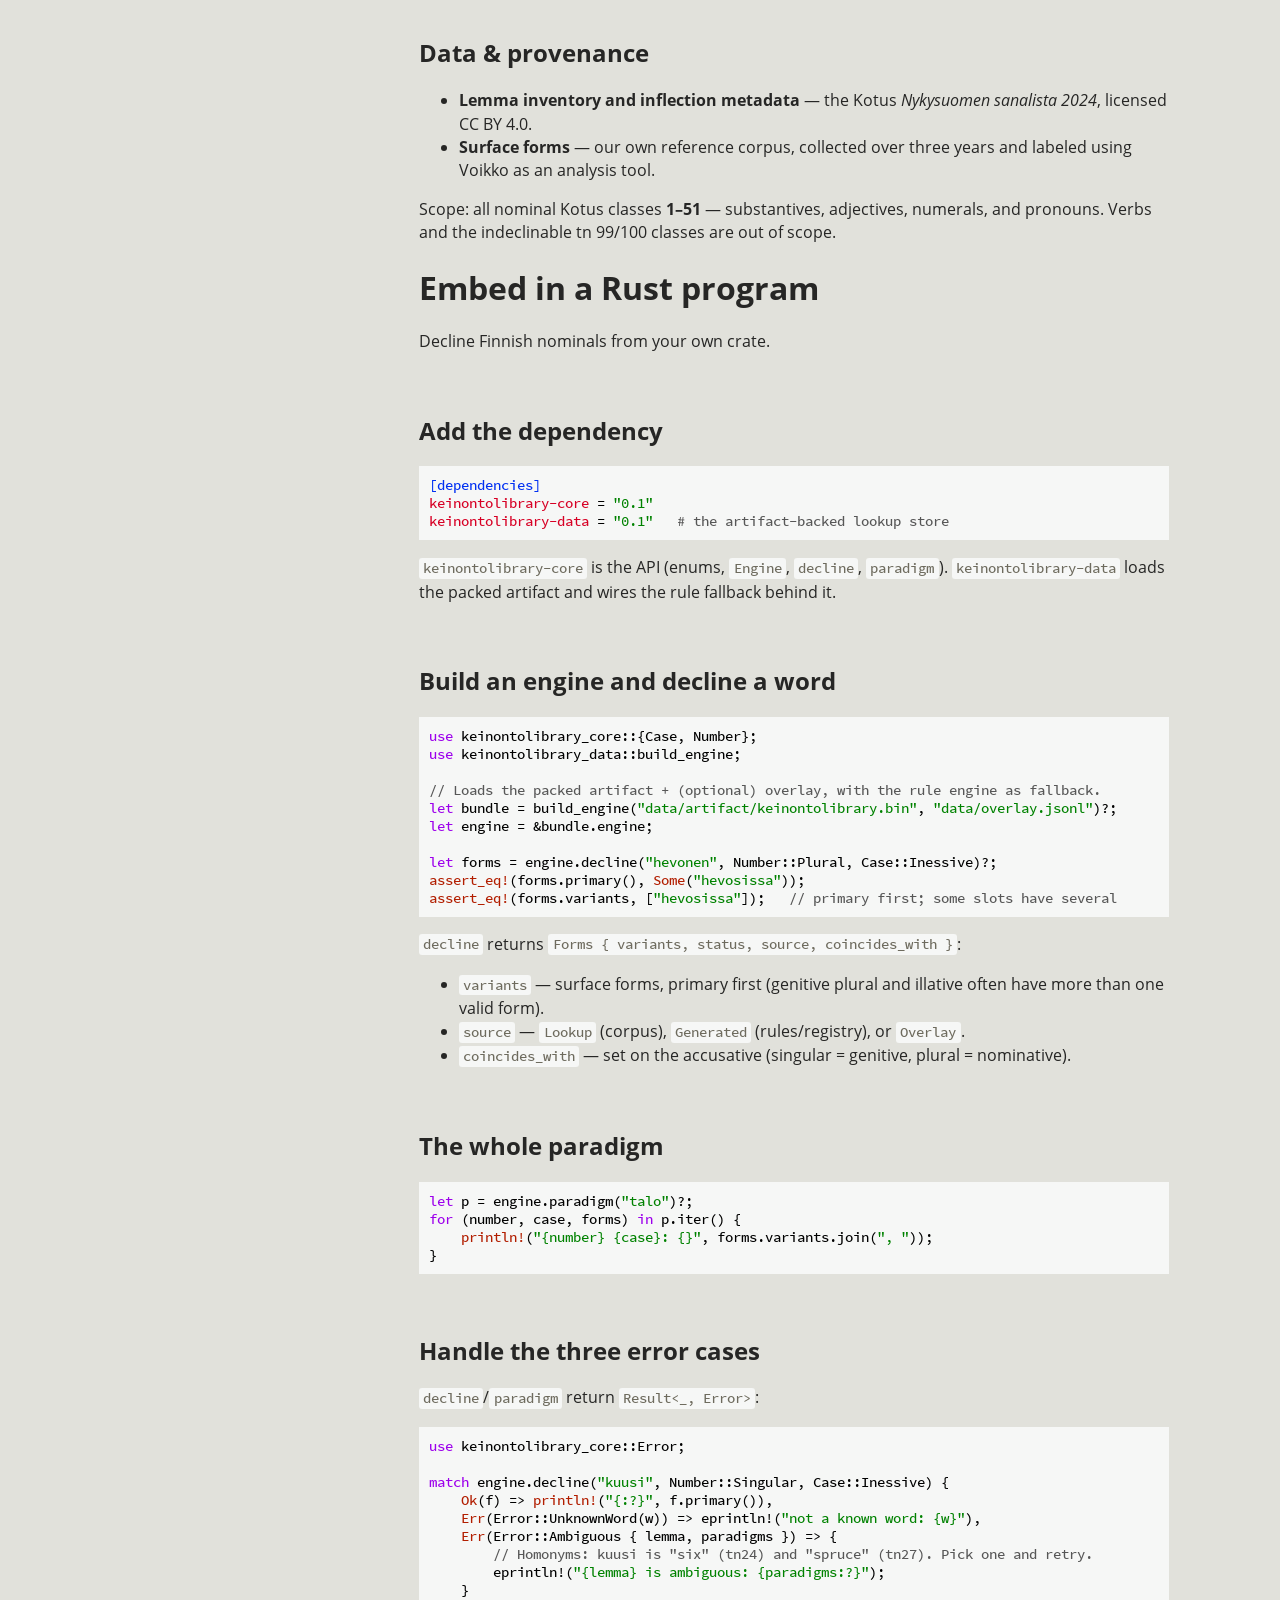
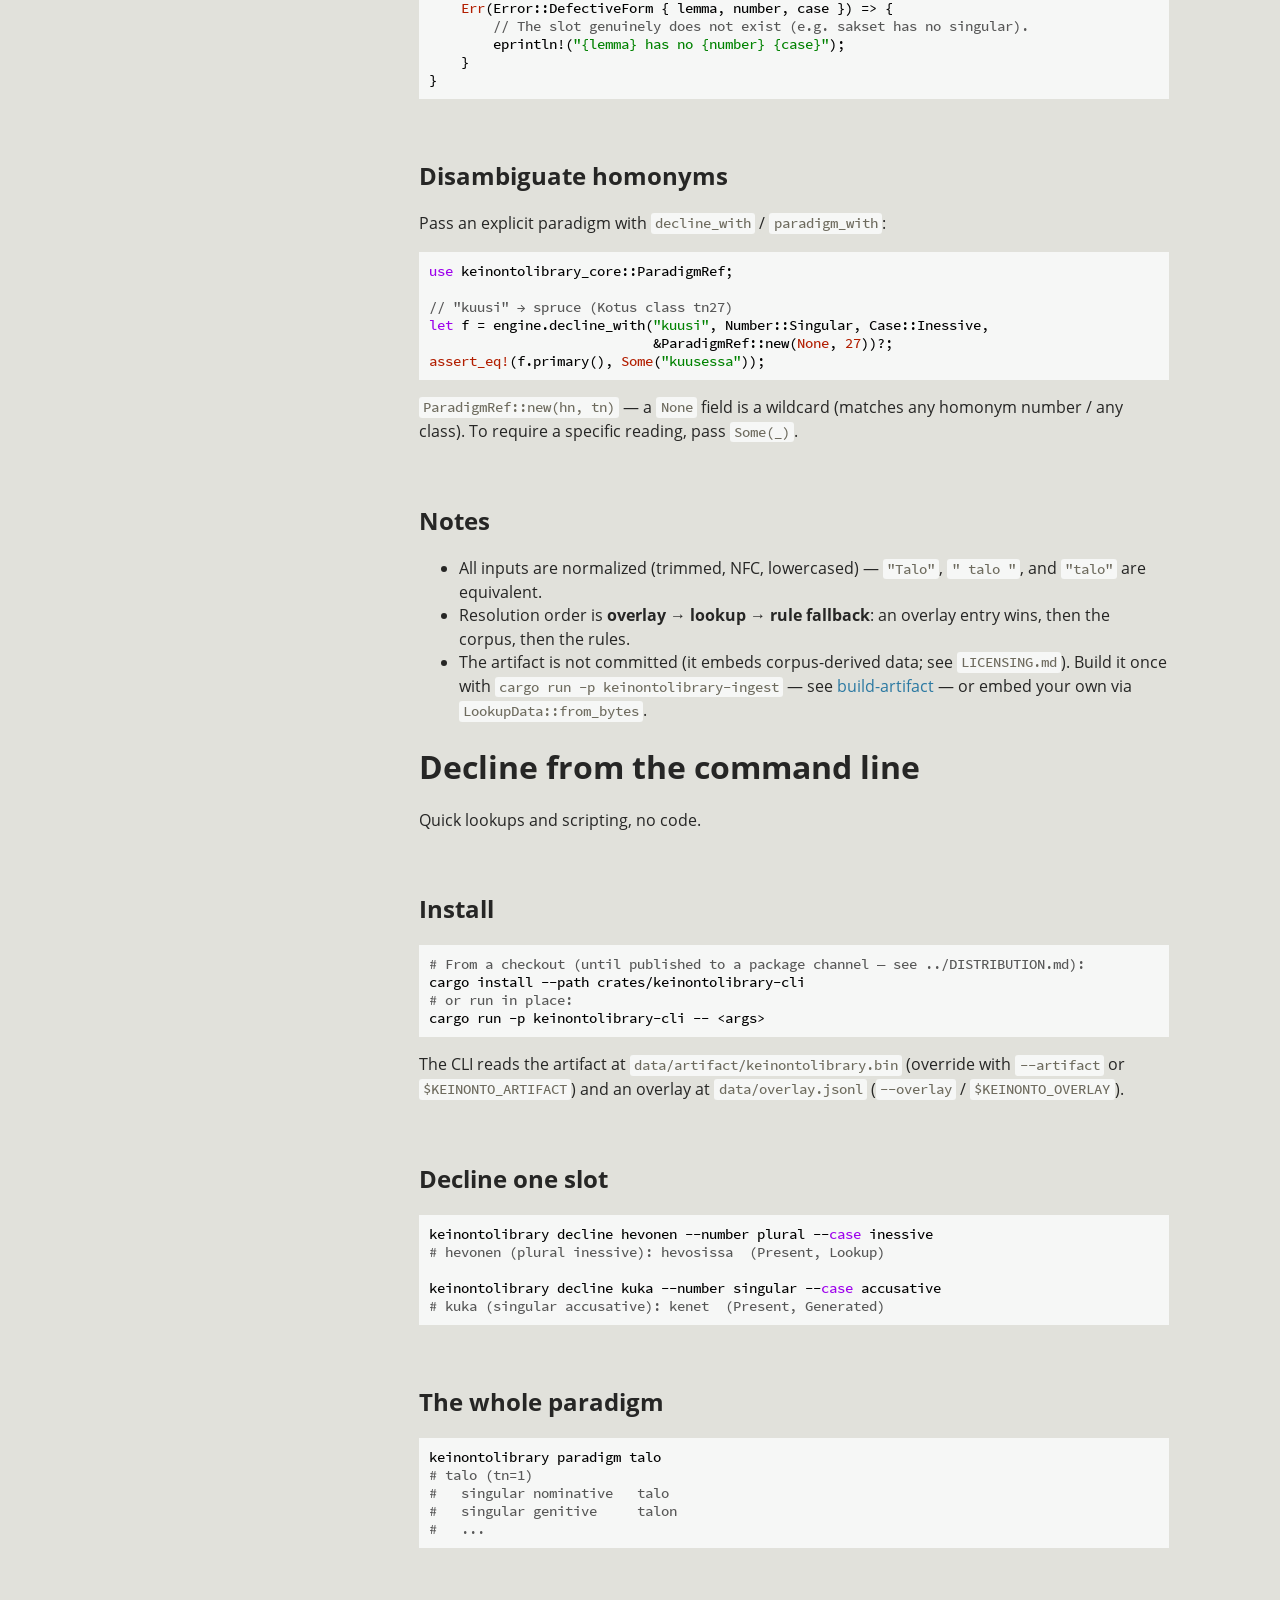
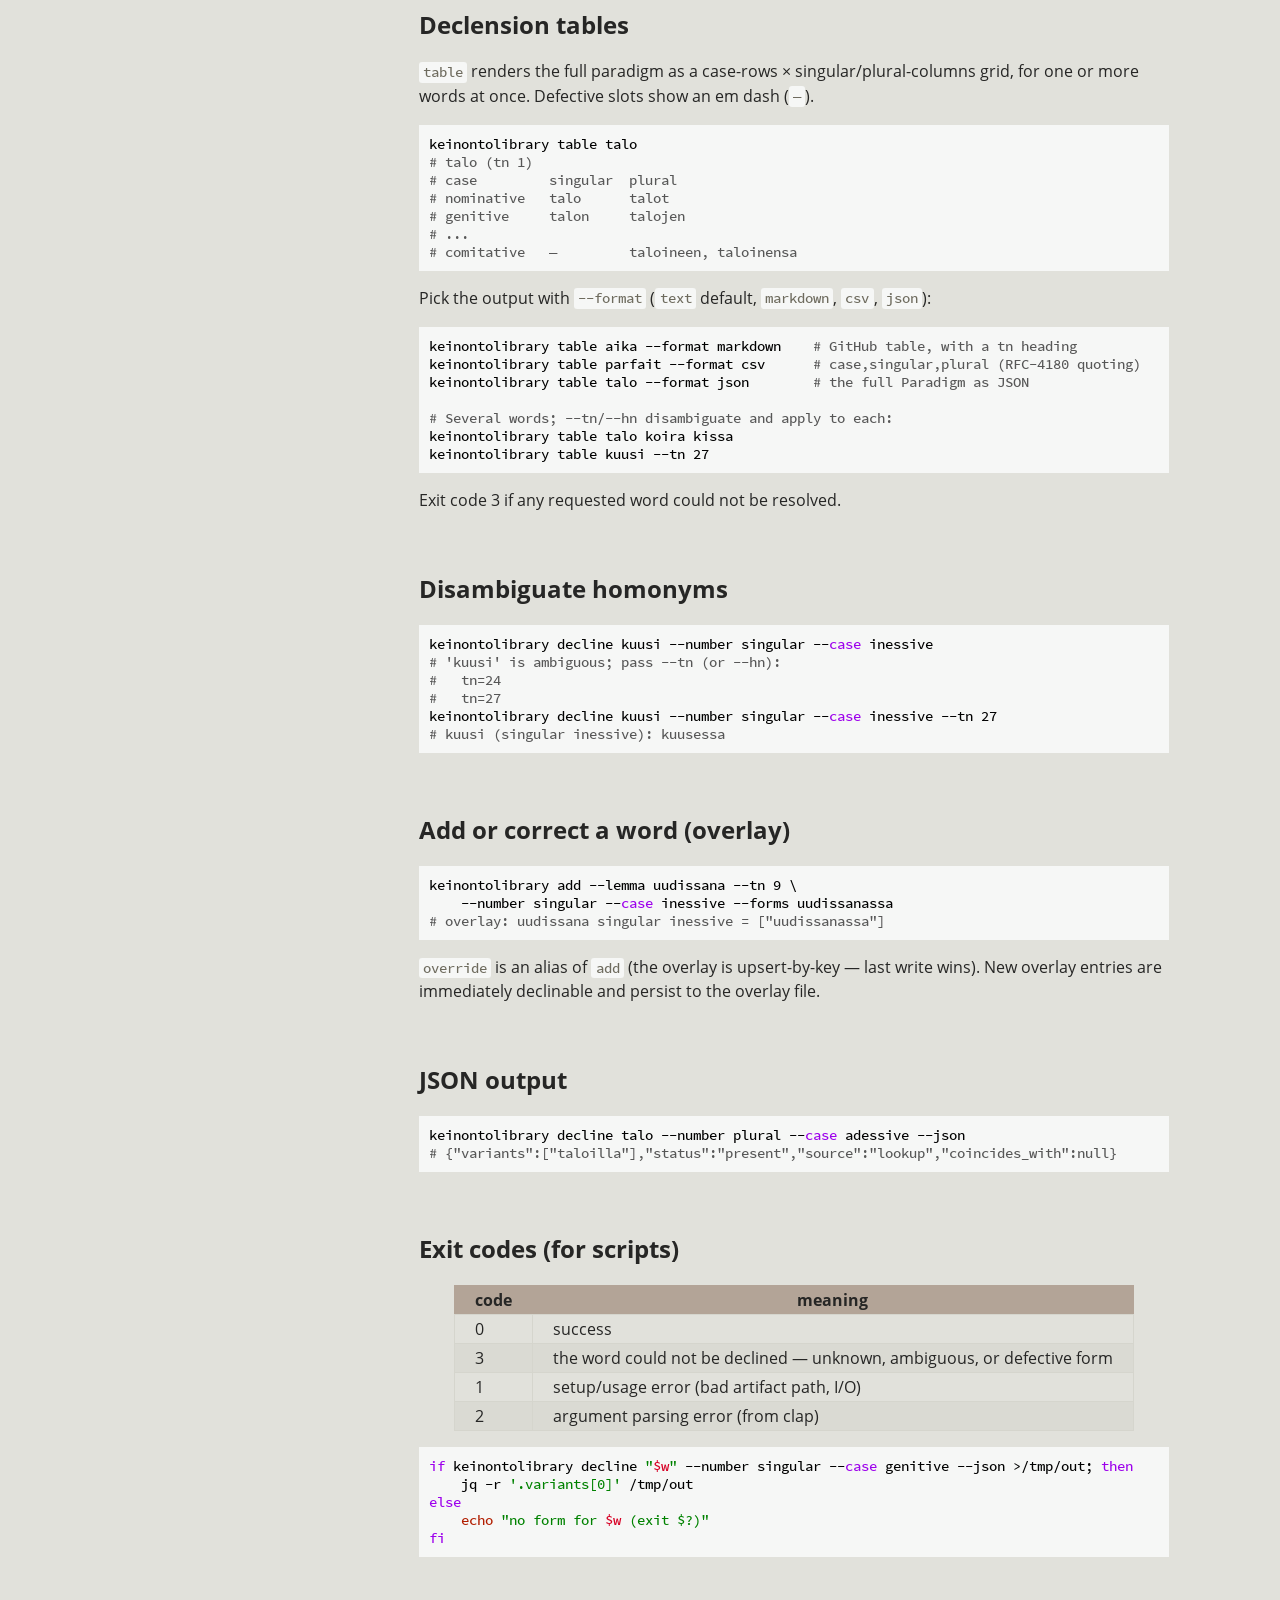
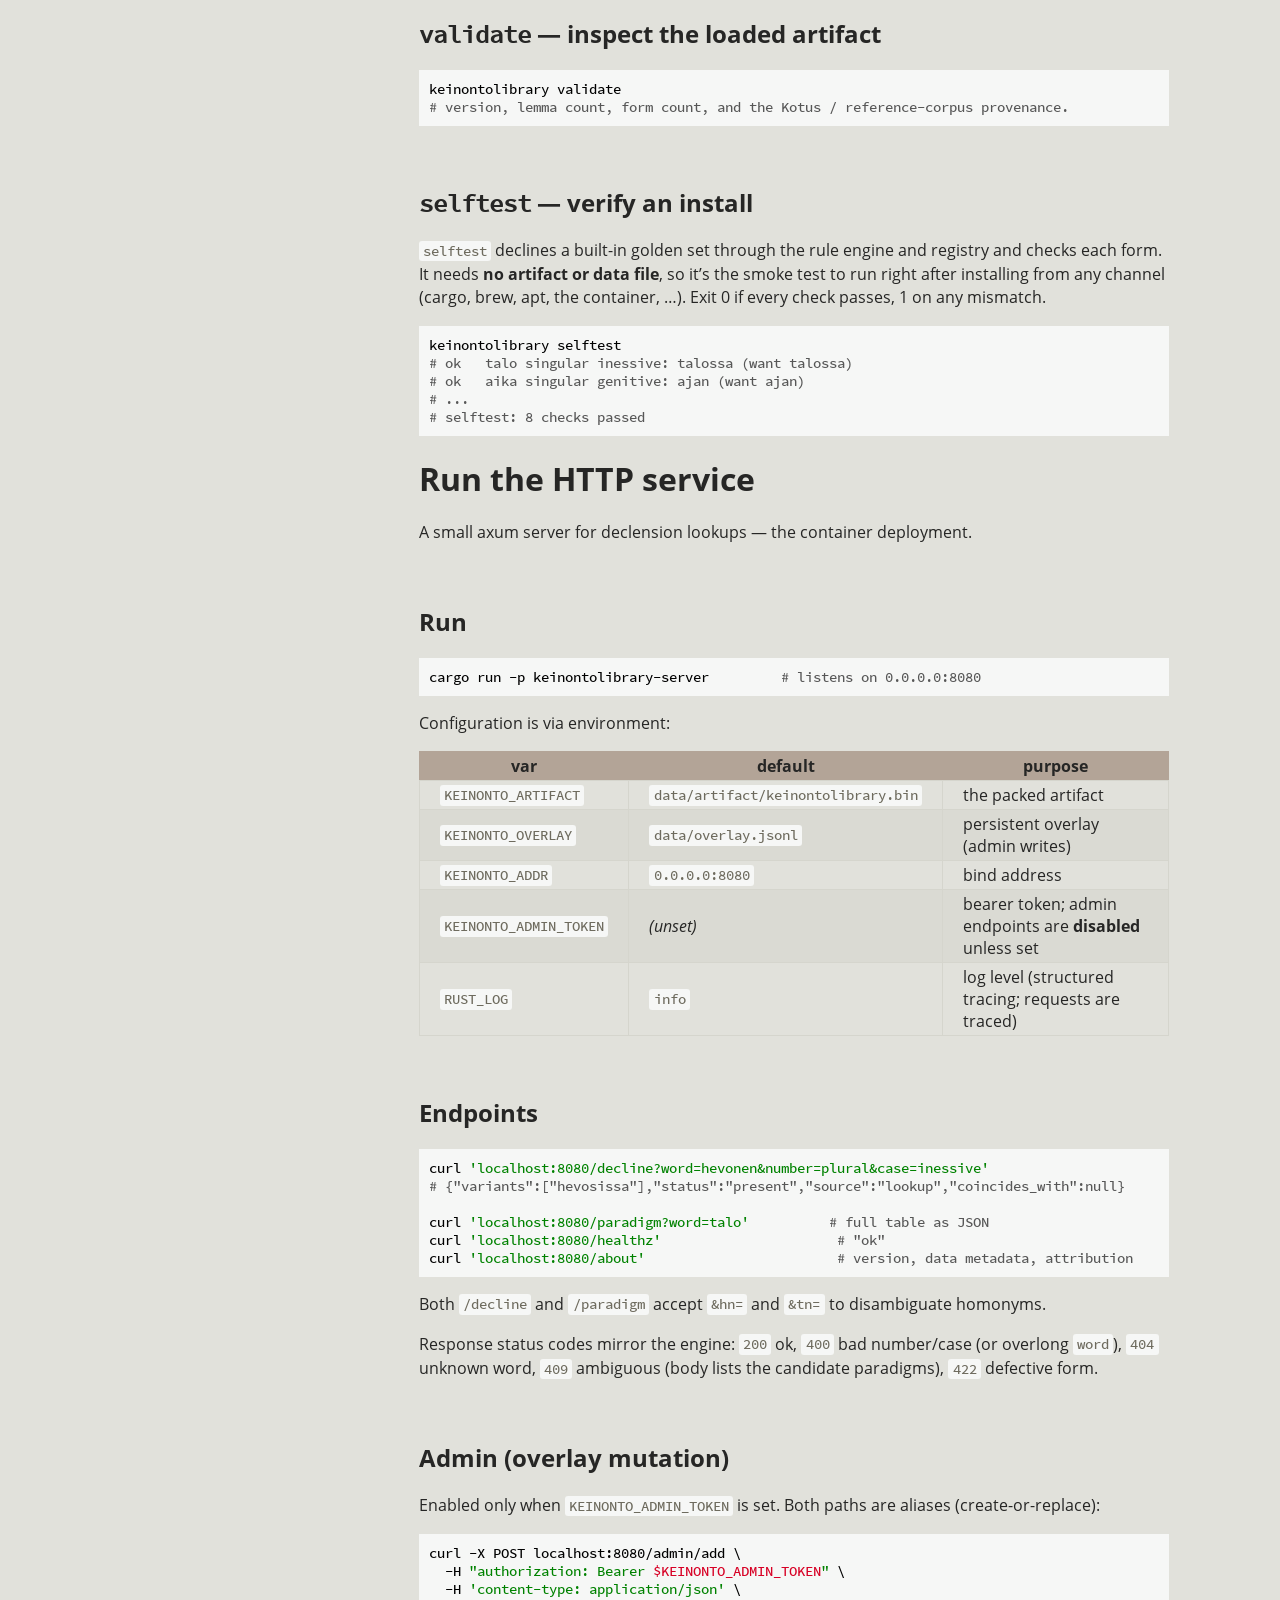
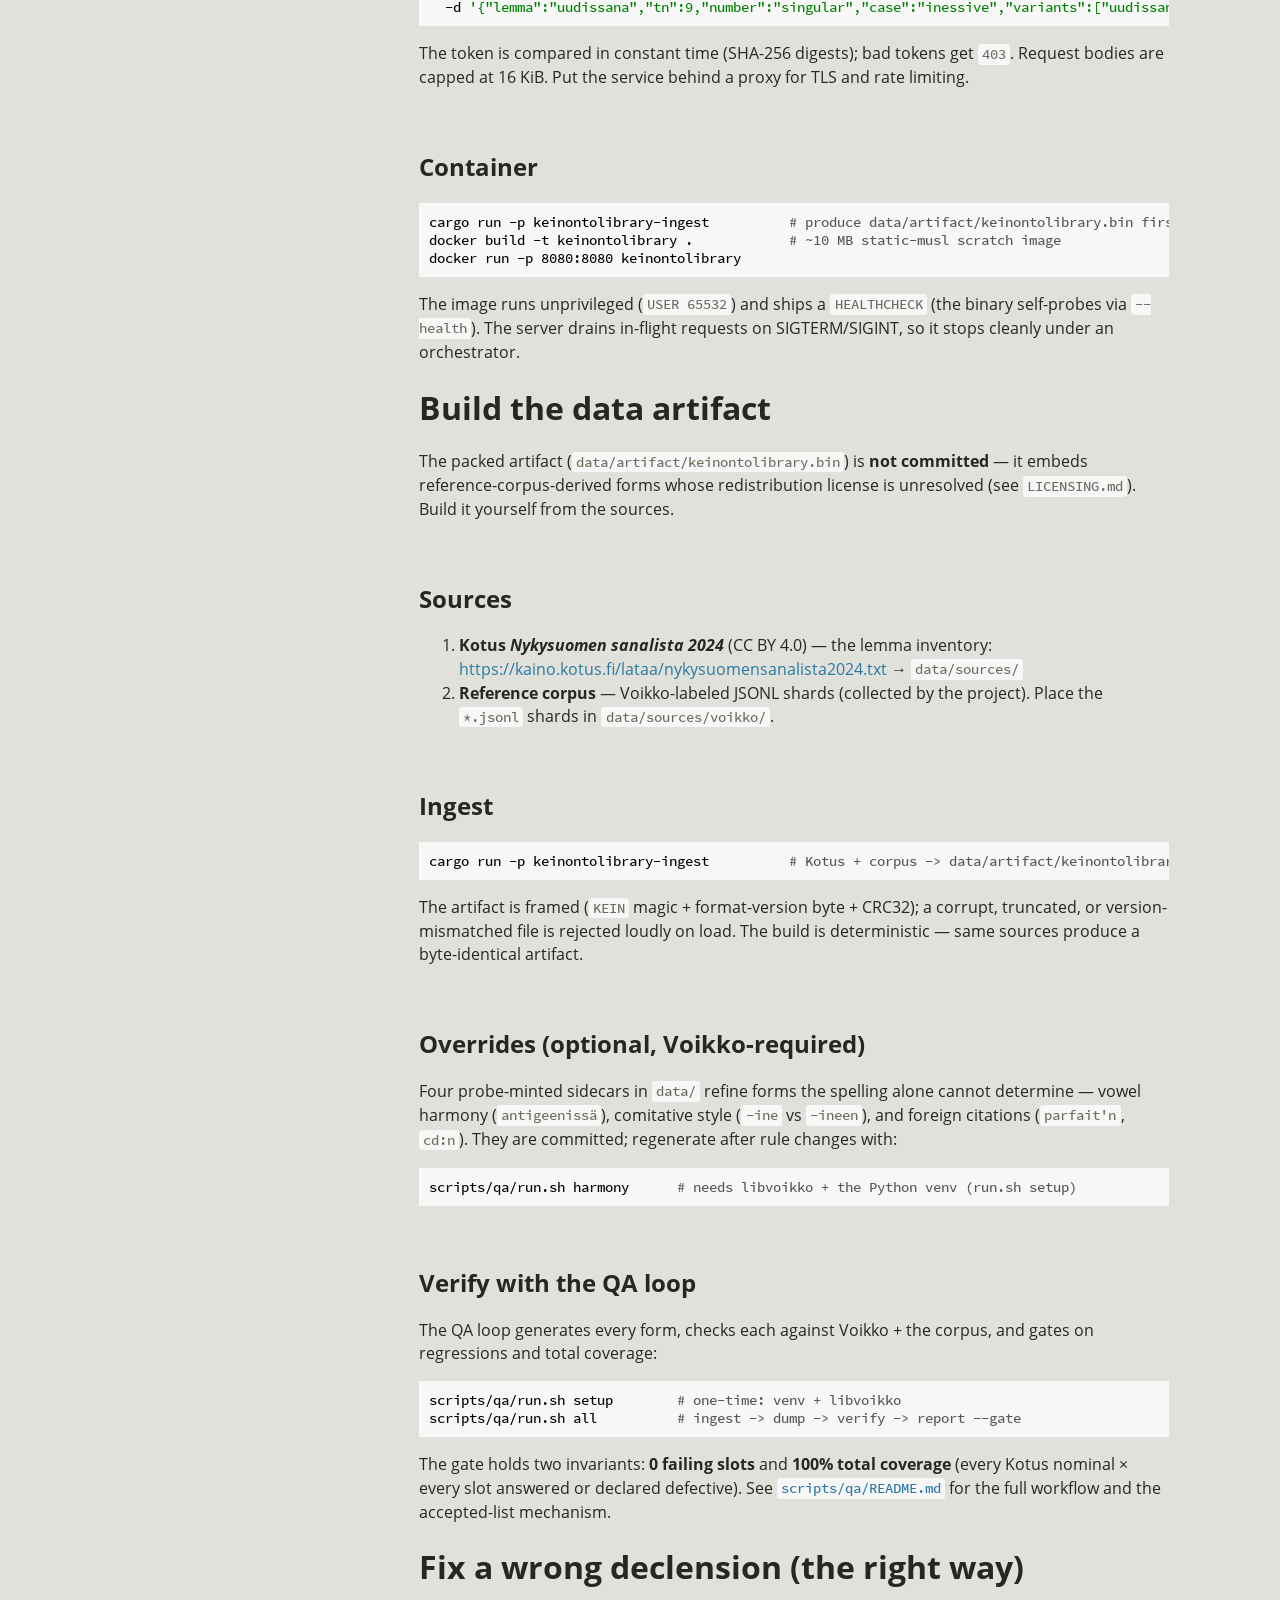
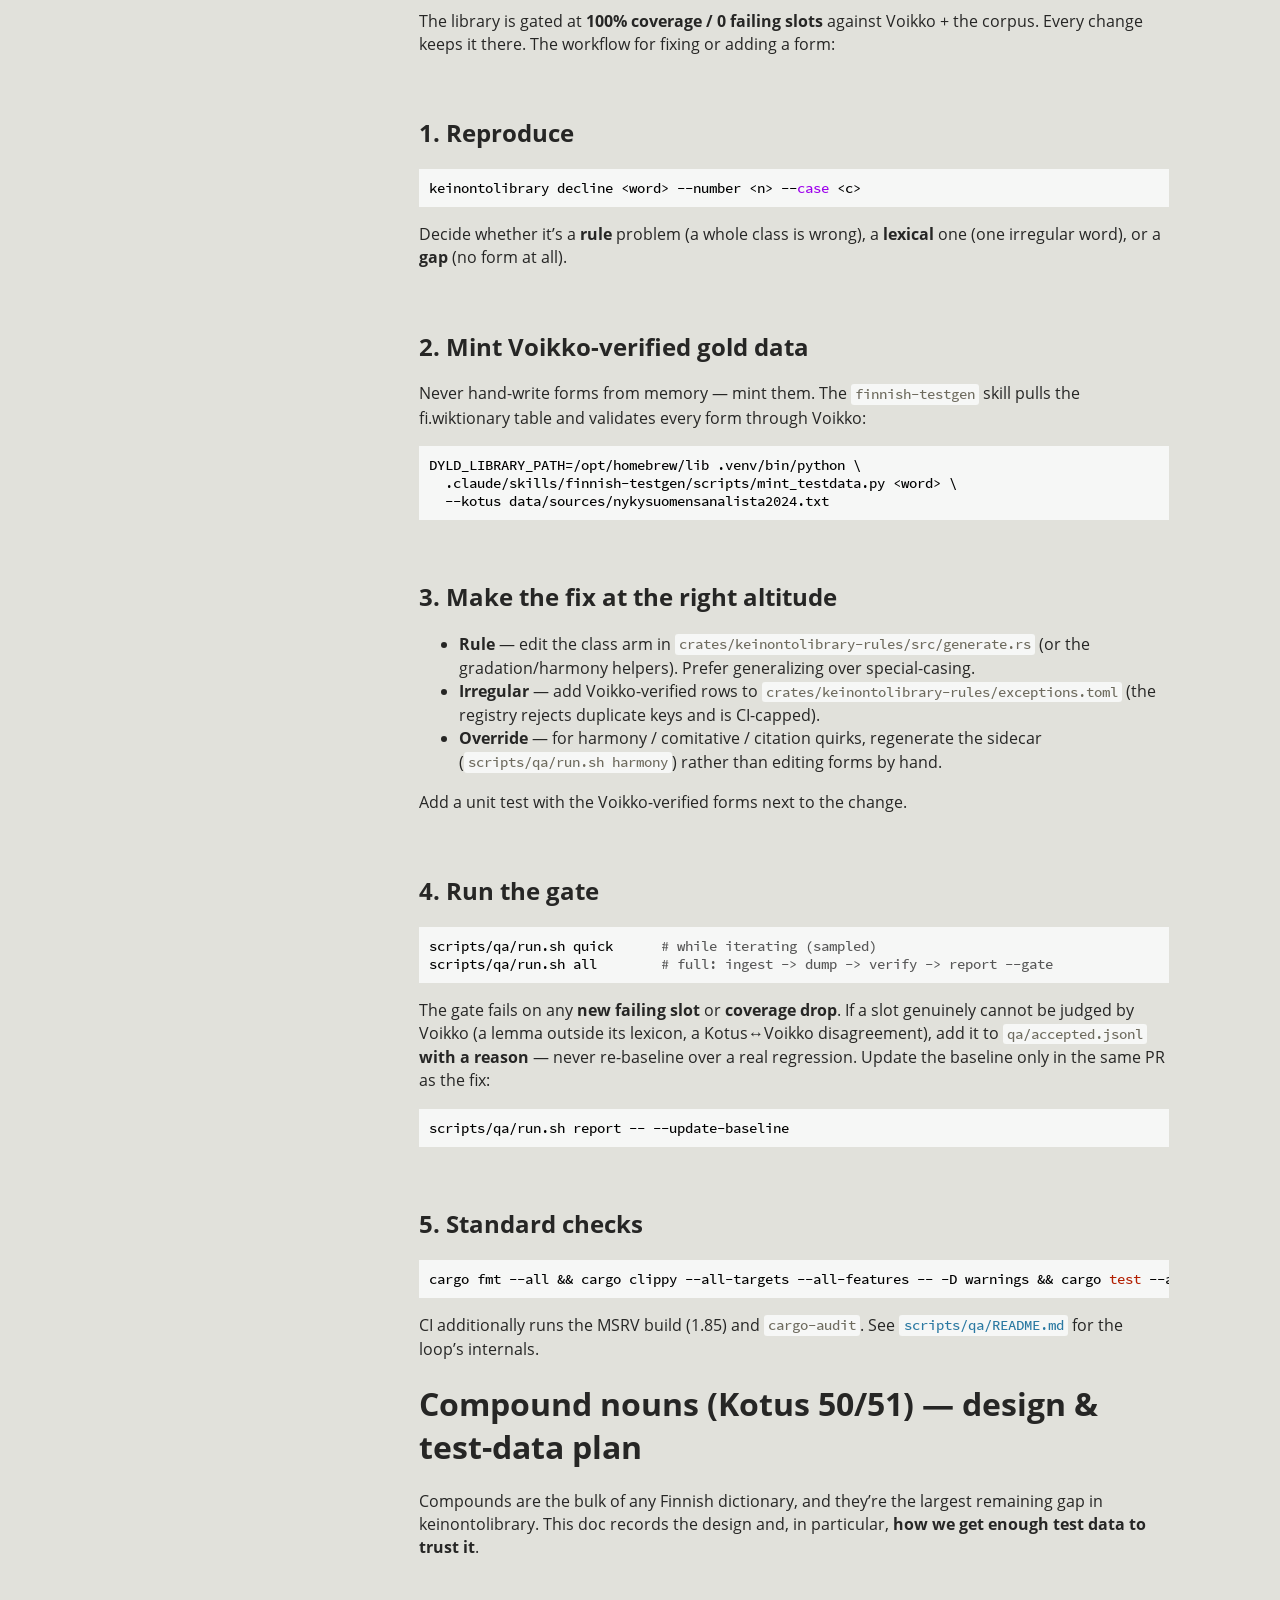
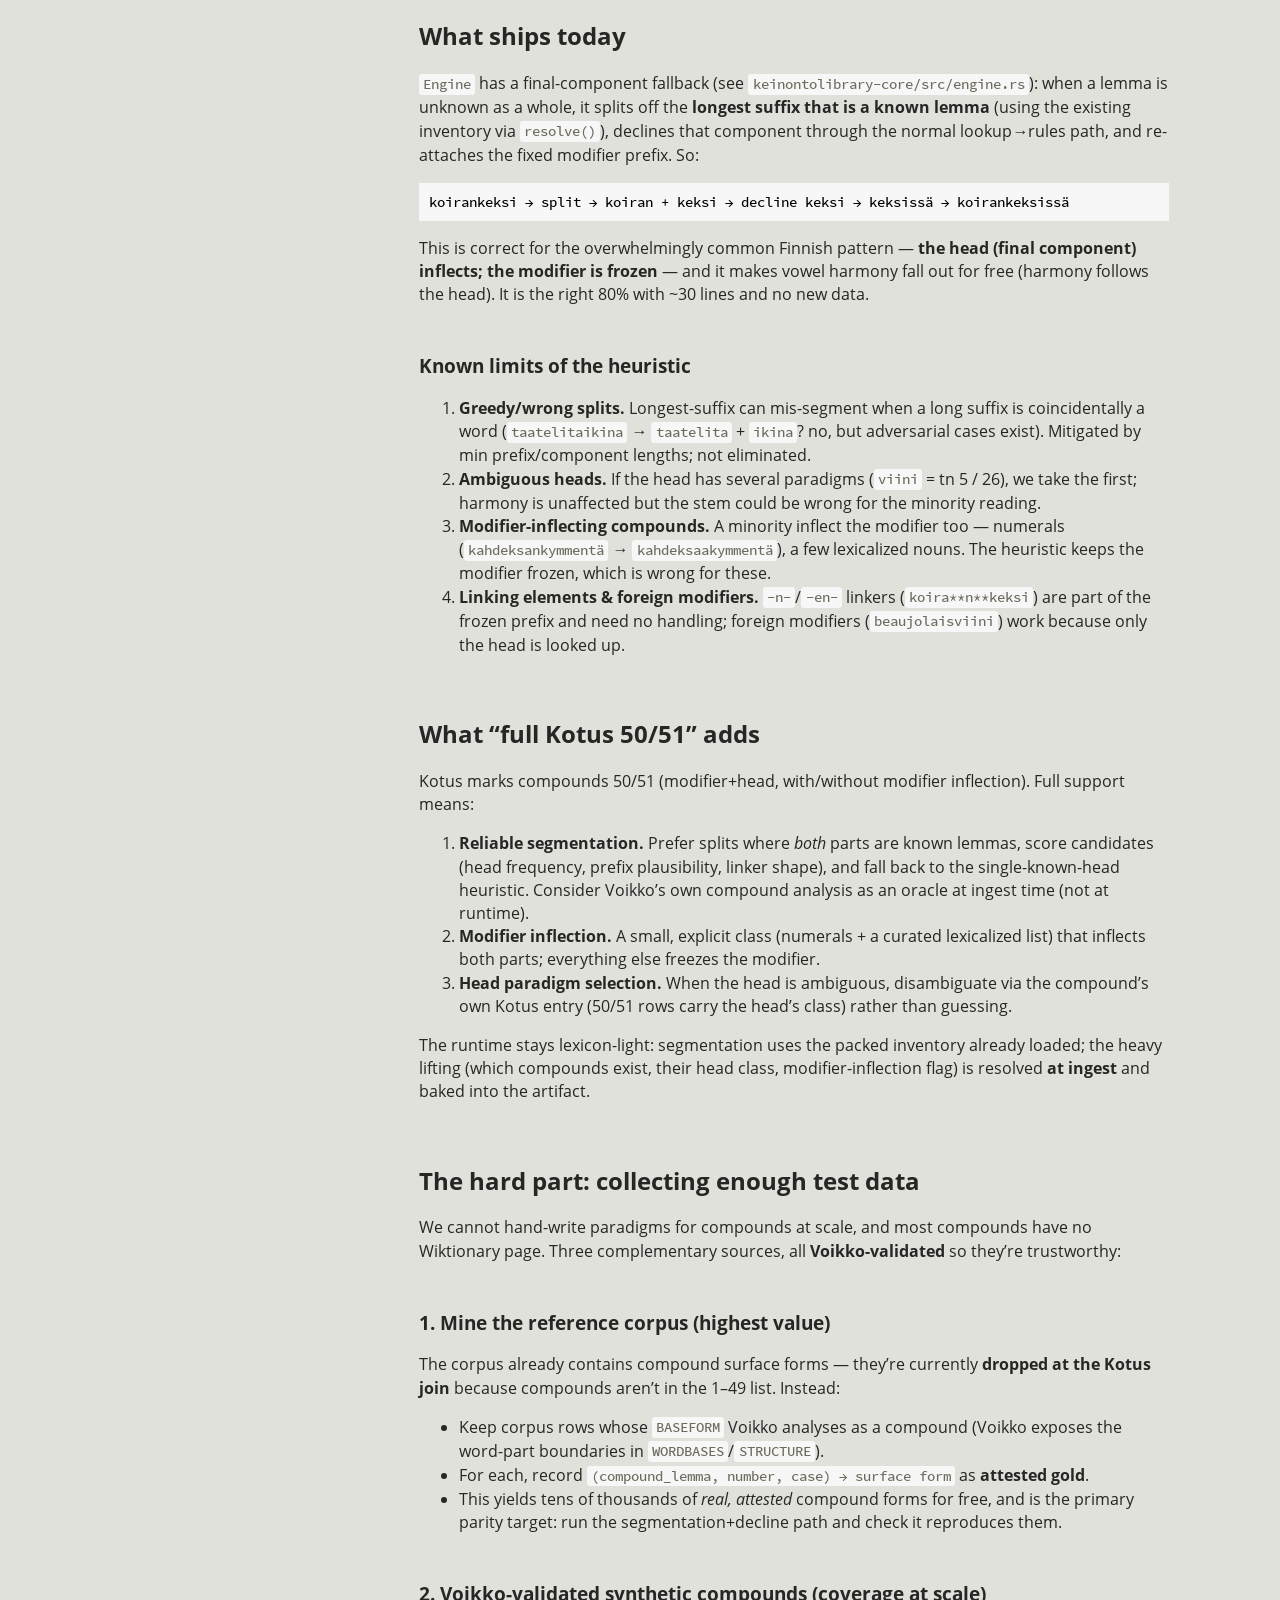
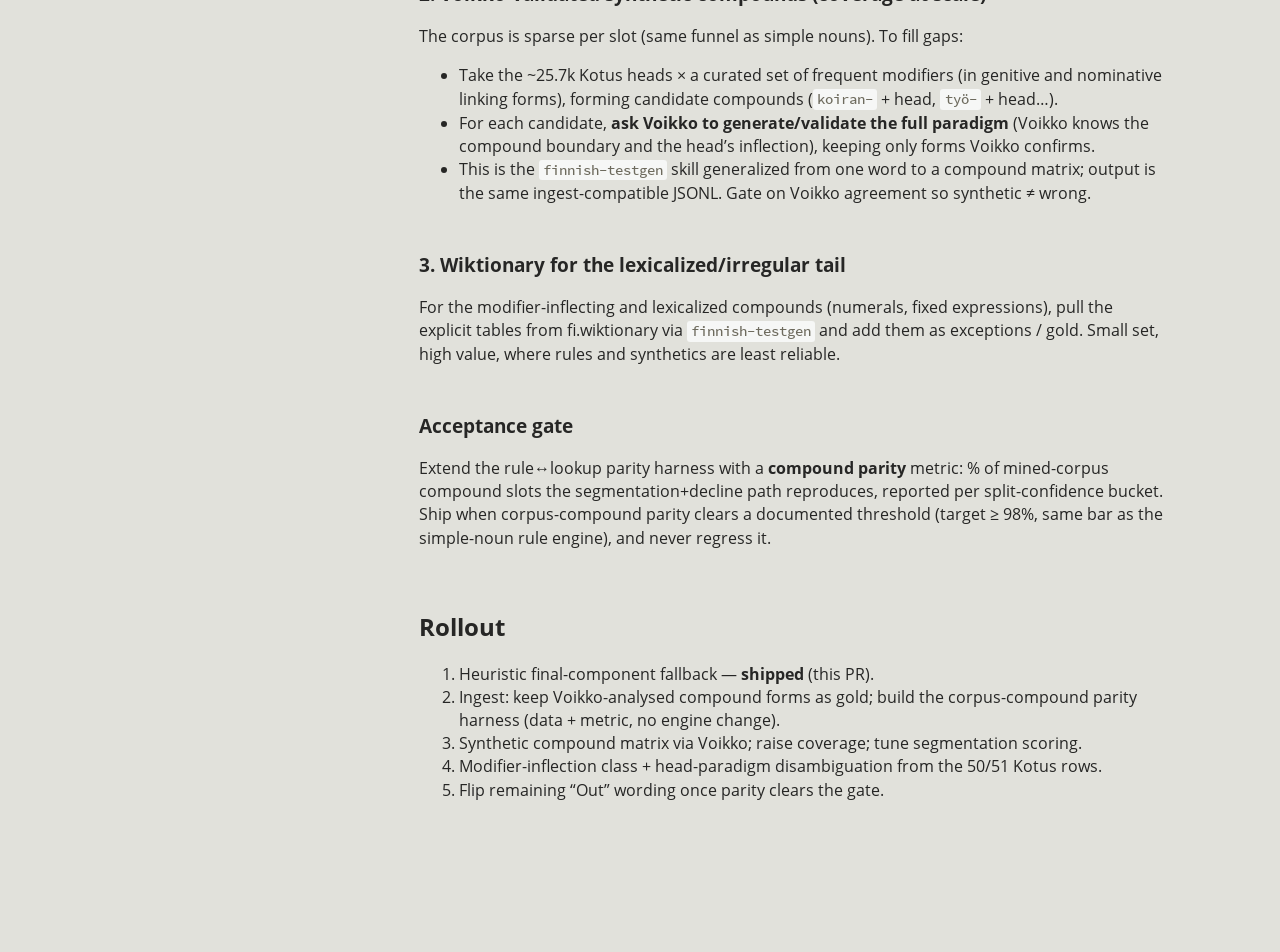
<file: guide/print.html>
<!DOCTYPE HTML>
<html lang="en" class="rust sidebar-visible" dir="ltr">
    <head>
        <!-- Book generated using mdBook -->
        <meta charset="UTF-8">
        <title>keinontolibrary</title>
        <meta name="robots" content="noindex">


        <!-- Custom HTML head -->
        <script defer data-site-id="a12f68fd-193f-44a9-b839-1a7c02876d1c" src="https://glyphex.io/tracker.js"></script>

        <meta name="description" content="Guides for keinontolibrary — a Rust library that declines Finnish nouns.">
        <meta name="viewport" content="width=device-width, initial-scale=1">
        <meta name="theme-color" content="#ffffff">

        <link rel="icon" href="favicon-de23e50b.svg">
        <link rel="shortcut icon" href="favicon-8114d1fc.png">
        <link rel="stylesheet" href="css/variables-8adf115d.css">
        <link rel="stylesheet" href="css/general-0392ca55.css">
        <link rel="stylesheet" href="css/chrome-fc474251.css">
        <link rel="stylesheet" href="css/print-9e4910d8.css" media="print">

        <!-- Fonts -->
        <link rel="stylesheet" href="fonts/fonts-9644e21d.css">

        <!-- Highlight.js Stylesheets -->
        <link rel="stylesheet" id="mdbook-highlight-css" href="highlight-493f70e1.css">
        <link rel="stylesheet" id="mdbook-tomorrow-night-css" href="tomorrow-night-4c0ae647.css">
        <link rel="stylesheet" id="mdbook-ayu-highlight-css" href="ayu-highlight-3fdfc3ac.css">

        <!-- Custom theme stylesheets -->


        <!-- Provide site root and default themes to javascript -->
        <script>
            const path_to_root = "";
            const default_light_theme = "rust";
            const default_dark_theme = "ayu";
            window.path_to_searchindex_js = "searchindex-e9732ece.js";
        </script>
        <!-- Start loading toc.js asap -->
        <script src="toc-b54f4d2a.js"></script>
    </head>
    <body>
    <div id="mdbook-help-container">
        <div id="mdbook-help-popup">
            <h2 class="mdbook-help-title">Keyboard shortcuts</h2>
            <div>
                <p>Press <kbd>←</kbd> or <kbd>→</kbd> to navigate between chapters</p>
                <p>Press <kbd>S</kbd> or <kbd>/</kbd> to search in the book</p>
                <p>Press <kbd>?</kbd> to show this help</p>
                <p>Press <kbd>Esc</kbd> to hide this help</p>
            </div>
        </div>
    </div>
    <div id="mdbook-body-container">
        <!-- Work around some values being stored in localStorage wrapped in quotes -->
        <script>
            try {
                let theme = localStorage.getItem('mdbook-theme');
                let sidebar = localStorage.getItem('mdbook-sidebar');

                if (theme.startsWith('"') && theme.endsWith('"')) {
                    localStorage.setItem('mdbook-theme', theme.slice(1, theme.length - 1));
                }

                if (sidebar.startsWith('"') && sidebar.endsWith('"')) {
                    localStorage.setItem('mdbook-sidebar', sidebar.slice(1, sidebar.length - 1));
                }
            } catch (e) { }
        </script>

        <!-- Set the theme before any content is loaded, prevents flash -->
        <script>
            const default_theme = window.matchMedia("(prefers-color-scheme: dark)").matches ? default_dark_theme : default_light_theme;
            let theme;
            try { theme = localStorage.getItem('mdbook-theme'); } catch(e) { }
            if (theme === null || theme === undefined) { theme = default_theme; }
            const html = document.documentElement;
            html.classList.remove('rust')
            html.classList.add(theme);
            html.classList.add("js");
        </script>

        <input type="checkbox" id="mdbook-sidebar-toggle-anchor" class="hidden">

        <!-- Hide / unhide sidebar before it is displayed -->
        <script>
            let sidebar = null;
            const sidebar_toggle = document.getElementById("mdbook-sidebar-toggle-anchor");
            if (document.body.clientWidth >= 1080) {
                try { sidebar = localStorage.getItem('mdbook-sidebar'); } catch(e) { }
                sidebar = sidebar || 'visible';
            } else {
                sidebar = 'hidden';
                sidebar_toggle.checked = false;
            }
            if (sidebar === 'visible') {
                sidebar_toggle.checked = true;
            } else {
                html.classList.remove('sidebar-visible');
            }
        </script>

        <nav id="mdbook-sidebar" class="sidebar" aria-label="Table of contents">
            <!-- populated by js -->
            <mdbook-sidebar-scrollbox class="sidebar-scrollbox"></mdbook-sidebar-scrollbox>
            <noscript>
                <iframe class="sidebar-iframe-outer" src="toc.html"></iframe>
            </noscript>
            <div id="mdbook-sidebar-resize-handle" class="sidebar-resize-handle">
                <div class="sidebar-resize-indicator"></div>
            </div>
        </nav>

        <div id="mdbook-page-wrapper" class="page-wrapper">

            <div class="page">
                <div id="mdbook-menu-bar-hover-placeholder"></div>
                <div id="mdbook-menu-bar" class="menu-bar sticky">
                    <div class="left-buttons">
                        <label id="mdbook-sidebar-toggle" class="icon-button" for="mdbook-sidebar-toggle-anchor" title="Toggle Table of Contents" aria-label="Toggle Table of Contents" aria-controls="mdbook-sidebar">
                            <span class=fa-svg><svg xmlns="http://www.w3.org/2000/svg" viewBox="0 0 448 512"><!--! Font Awesome Free 6.2.0 by @fontawesome - https://fontawesome.com License - https://fontawesome.com/license/free (Icons: CC BY 4.0, Fonts: SIL OFL 1.1, Code: MIT License) Copyright 2022 Fonticons, Inc. --><path d="M0 96C0 78.3 14.3 64 32 64H416c17.7 0 32 14.3 32 32s-14.3 32-32 32H32C14.3 128 0 113.7 0 96zM0 256c0-17.7 14.3-32 32-32H416c17.7 0 32 14.3 32 32s-14.3 32-32 32H32c-17.7 0-32-14.3-32-32zM448 416c0 17.7-14.3 32-32 32H32c-17.7 0-32-14.3-32-32s14.3-32 32-32H416c17.7 0 32 14.3 32 32z"/></svg></span>
                        </label>
                        <button id="mdbook-theme-toggle" class="icon-button" type="button" title="Change theme" aria-label="Change theme" aria-haspopup="true" aria-expanded="false" aria-controls="mdbook-theme-list">
                            <span class=fa-svg><svg xmlns="http://www.w3.org/2000/svg" viewBox="0 0 576 512"><!--! Font Awesome Free 6.2.0 by @fontawesome - https://fontawesome.com License - https://fontawesome.com/license/free (Icons: CC BY 4.0, Fonts: SIL OFL 1.1, Code: MIT License) Copyright 2022 Fonticons, Inc. --><path d="M371.3 367.1c27.3-3.9 51.9-19.4 67.2-42.9L600.2 74.1c12.6-19.5 9.4-45.3-7.6-61.2S549.7-4.4 531.1 9.6L294.4 187.2c-24 18-38.2 46.1-38.4 76.1L371.3 367.1zm-19.6 25.4l-116-104.4C175.9 290.3 128 339.6 128 400c0 3.9 .2 7.8 .6 11.6c1.8 17.5-10.2 36.4-27.8 36.4H96c-17.7 0-32 14.3-32 32s14.3 32 32 32H240c61.9 0 112-50.1 112-112c0-2.5-.1-5-.2-7.5z"/></svg></span>
                        </button>
                        <ul id="mdbook-theme-list" class="theme-popup" aria-label="Themes" role="menu">
                            <li role="none"><button role="menuitem" class="theme" id="mdbook-theme-default_theme">Auto</button></li>
                            <li role="none"><button role="menuitem" class="theme" id="mdbook-theme-light">Light</button></li>
                            <li role="none"><button role="menuitem" class="theme" id="mdbook-theme-rust">Rust</button></li>
                            <li role="none"><button role="menuitem" class="theme" id="mdbook-theme-coal">Coal</button></li>
                            <li role="none"><button role="menuitem" class="theme" id="mdbook-theme-navy">Navy</button></li>
                            <li role="none"><button role="menuitem" class="theme" id="mdbook-theme-ayu">Ayu</button></li>
                        </ul>
                        <button id="mdbook-search-toggle" class="icon-button" type="button" title="Search (`/`)" aria-label="Toggle Searchbar" aria-expanded="false" aria-keyshortcuts="/ s" aria-controls="mdbook-searchbar">
                            <span class=fa-svg><svg xmlns="http://www.w3.org/2000/svg" viewBox="0 0 512 512"><!--! Font Awesome Free 6.2.0 by @fontawesome - https://fontawesome.com License - https://fontawesome.com/license/free (Icons: CC BY 4.0, Fonts: SIL OFL 1.1, Code: MIT License) Copyright 2022 Fonticons, Inc. --><path d="M416 208c0 45.9-14.9 88.3-40 122.7L502.6 457.4c12.5 12.5 12.5 32.8 0 45.3s-32.8 12.5-45.3 0L330.7 376c-34.4 25.2-76.8 40-122.7 40C93.1 416 0 322.9 0 208S93.1 0 208 0S416 93.1 416 208zM208 352c79.5 0 144-64.5 144-144s-64.5-144-144-144S64 128.5 64 208s64.5 144 144 144z"/></svg></span>
                        </button>
                    </div>

                    <h1 class="menu-title">keinontolibrary</h1>

                    <div class="right-buttons">
                        <a href="print.html" title="Print this book" aria-label="Print this book">
                            <span class=fa-svg id="print-button"><svg xmlns="http://www.w3.org/2000/svg" viewBox="0 0 512 512"><!--! Font Awesome Free 6.2.0 by @fontawesome - https://fontawesome.com License - https://fontawesome.com/license/free (Icons: CC BY 4.0, Fonts: SIL OFL 1.1, Code: MIT License) Copyright 2022 Fonticons, Inc. --><path d="M128 0C92.7 0 64 28.7 64 64v96h64V64H354.7L384 93.3V160h64V93.3c0-17-6.7-33.3-18.7-45.3L400 18.7C388 6.7 371.7 0 354.7 0H128zM384 352v32 64H128V384 368 352H384zm64 32h32c17.7 0 32-14.3 32-32V256c0-35.3-28.7-64-64-64H64c-35.3 0-64 28.7-64 64v96c0 17.7 14.3 32 32 32H64v64c0 35.3 28.7 64 64 64H384c35.3 0 64-28.7 64-64V384zm-16-88c-13.3 0-24-10.7-24-24s10.7-24 24-24s24 10.7 24 24s-10.7 24-24 24z"/></svg></span>
                        </a>
                        <a href="https://github.com/timokoola/keinontolibrary" title="Git repository" aria-label="Git repository">
                            <span class=fa-svg><svg xmlns="http://www.w3.org/2000/svg" viewBox="0 0 496 512"><!--! Font Awesome Free 6.2.0 by @fontawesome - https://fontawesome.com License - https://fontawesome.com/license/free (Icons: CC BY 4.0, Fonts: SIL OFL 1.1, Code: MIT License) Copyright 2022 Fonticons, Inc. --><path d="M165.9 397.4c0 2-2.3 3.6-5.2 3.6-3.3.3-5.6-1.3-5.6-3.6 0-2 2.3-3.6 5.2-3.6 3-.3 5.6 1.3 5.6 3.6zm-31.1-4.5c-.7 2 1.3 4.3 4.3 4.9 2.6 1 5.6 0 6.2-2s-1.3-4.3-4.3-5.2c-2.6-.7-5.5.3-6.2 2.3zm44.2-1.7c-2.9.7-4.9 2.6-4.6 4.9.3 2 2.9 3.3 5.9 2.6 2.9-.7 4.9-2.6 4.6-4.6-.3-1.9-3-3.2-5.9-2.9zM244.8 8C106.1 8 0 113.3 0 252c0 110.9 69.8 205.8 169.5 239.2 12.8 2.3 17.3-5.6 17.3-12.1 0-6.2-.3-40.4-.3-61.4 0 0-70 15-84.7-29.8 0 0-11.4-29.1-27.8-36.6 0 0-22.9-15.7 1.6-15.4 0 0 24.9 2 38.6 25.8 21.9 38.6 58.6 27.5 72.9 20.9 2.3-16 8.8-27.1 16-33.7-55.9-6.2-112.3-14.3-112.3-110.5 0-27.5 7.6-41.3 23.6-58.9-2.6-6.5-11.1-33.3 2.6-67.9 20.9-6.5 69 27 69 27 20-5.6 41.5-8.5 62.8-8.5s42.8 2.9 62.8 8.5c0 0 48.1-33.6 69-27 13.7 34.7 5.2 61.4 2.6 67.9 16 17.7 25.8 31.5 25.8 58.9 0 96.5-58.9 104.2-114.8 110.5 9.2 7.9 17 22.9 17 46.4 0 33.7-.3 75.4-.3 83.6 0 6.5 4.6 14.4 17.3 12.1C428.2 457.8 496 362.9 496 252 496 113.3 383.5 8 244.8 8zM97.2 352.9c-1.3 1-1 3.3.7 5.2 1.6 1.6 3.9 2.3 5.2 1 1.3-1 1-3.3-.7-5.2-1.6-1.6-3.9-2.3-5.2-1zm-10.8-8.1c-.7 1.3.3 2.9 2.3 3.9 1.6 1 3.6.7 4.3-.7.7-1.3-.3-2.9-2.3-3.9-2-.6-3.6-.3-4.3.7zm32.4 35.6c-1.6 1.3-1 4.3 1.3 6.2 2.3 2.3 5.2 2.6 6.5 1 1.3-1.3.7-4.3-1.3-6.2-2.2-2.3-5.2-2.6-6.5-1zm-11.4-14.7c-1.6 1-1.6 3.6 0 5.9 1.6 2.3 4.3 3.3 5.6 2.3 1.6-1.3 1.6-3.9 0-6.2-1.4-2.3-4-3.3-5.6-2z"/></svg></span>
                        </a>

                    </div>
                </div>

                <div id="mdbook-search-wrapper" class="hidden">
                    <form id="mdbook-searchbar-outer" class="searchbar-outer">
                        <div class="search-wrapper">
                            <input type="search" id="mdbook-searchbar" name="searchbar" placeholder="Search this book ..." aria-controls="mdbook-searchresults-outer" aria-describedby="searchresults-header">
                            <div class="spinner-wrapper">
                                <span class=fa-svg id="fa-spin"><svg xmlns="http://www.w3.org/2000/svg" viewBox="0 0 512 512"><!--! Font Awesome Free 6.2.0 by @fontawesome - https://fontawesome.com License - https://fontawesome.com/license/free (Icons: CC BY 4.0, Fonts: SIL OFL 1.1, Code: MIT License) Copyright 2022 Fonticons, Inc. --><path d="M304 48c0-26.5-21.5-48-48-48s-48 21.5-48 48s21.5 48 48 48s48-21.5 48-48zm0 416c0-26.5-21.5-48-48-48s-48 21.5-48 48s21.5 48 48 48s48-21.5 48-48zM48 304c26.5 0 48-21.5 48-48s-21.5-48-48-48s-48 21.5-48 48s21.5 48 48 48zm464-48c0-26.5-21.5-48-48-48s-48 21.5-48 48s21.5 48 48 48s48-21.5 48-48zM142.9 437c18.7-18.7 18.7-49.1 0-67.9s-49.1-18.7-67.9 0s-18.7 49.1 0 67.9s49.1 18.7 67.9 0zm0-294.2c18.7-18.7 18.7-49.1 0-67.9S93.7 56.2 75 75s-18.7 49.1 0 67.9s49.1 18.7 67.9 0zM369.1 437c18.7 18.7 49.1 18.7 67.9 0s18.7-49.1 0-67.9s-49.1-18.7-67.9 0s-18.7 49.1 0 67.9z"/></svg></span>
                            </div>
                        </div>
                    </form>
                    <div id="mdbook-searchresults-outer" class="searchresults-outer hidden">
                        <div id="mdbook-searchresults-header" class="searchresults-header"></div>
                        <ul id="mdbook-searchresults">
                        </ul>
                    </div>
                </div>

                <!-- Apply ARIA attributes after the sidebar and the sidebar toggle button are added to the DOM -->
                <script>
                    document.getElementById('mdbook-sidebar-toggle').setAttribute('aria-expanded', sidebar === 'visible');
                    document.getElementById('mdbook-sidebar').setAttribute('aria-hidden', sidebar !== 'visible');
                    Array.from(document.querySelectorAll('#mdbook-sidebar a')).forEach(function(link) {
                        link.setAttribute('tabIndex', sidebar === 'visible' ? 0 : -1);
                    });
                </script>

                <div id="mdbook-content" class="content">
                    <main>
                        <h1 id="keinontolibrary"><a class="header" href="#keinontolibrary">keinontolibrary</a></h1>
<p>A fast, embeddable Rust library that declines <strong>Finnish nouns</strong>. Give it a noun lemma and a
case; it returns the inflected form(s).</p>
<pre><code class="language-text">decline("hevonen", Number::Plural, Case::Inessive) -&gt; ["hevosissa"]
</code></pre>
<p>It is <strong>data-backed</strong> — precomputed forms from a reference corpus collected over three years
and labeled with <a href="https://voikko.puimula.org/">Voikko</a> — with a <strong>rule-based fallback</strong> over
the <a href="https://kaino.kotus.fi/sanat/nykysuomi/">Kotus</a> declension classes (taivutustyypit 1–49
with consonant gradation). It covers <strong>100% of declinable Kotus 2024 nominal rows</strong>; verbs and
the indeclinable tn 99/100 classes are out of scope.</p>
<p>These guides are task-oriented — pick the one that matches what you want to do:</p>
<ul>
<li><strong><a href="#embed-in-a-rust-program">Embed in a Rust program</a></strong> — add the crate and decline words in
your own code.</li>
<li><strong><a href="#decline-from-the-command-line">Decline from the command line</a></strong> — look up forms from a terminal or script.</li>
<li><strong><a href="#run-the-http-service">Run the HTTP service</a></strong> — stand up the declension service /
container.</li>
<li><strong><a href="#build-the-data-artifact">Build the data artifact</a></strong> — rebuild the packed data from
sources.</li>
<li><strong><a href="#fix-a-wrong-declension-the-right-way">Fix a wrong declension</a></strong> — the right way to correct a form.</li>
</ul>
<p>For background on how compounds are handled, see
<strong><a href="#compound-nouns-kotus-5051--design--test-data-plan">Compound nouns</a></strong>.</p>
<p>The source lives on <a href="https://github.com/timokoola/keinontolibrary">GitHub</a>. If you’d rather
browse declensions than embed them, try <a href="https://humalapaikallissija.com">humalapaikallissija.com</a>,
a toy built on this library.</p>
<div style="break-before: page; page-break-before: always;"></div>
<h1 id="how-it-works"><a class="header" href="#how-it-works">How it works</a></h1>
<p>Finnish nouns inflect across 15 cases and two numbers — roughly 30 forms per word — with
consonant gradation, vowel harmony, and a long tail of irregulars that break any naive lookup
table. keinontolibrary produces the forms through several cooperating layers, and then checks
every one of them against an independent oracle.</p>
<h2 id="the-layers"><a class="header" href="#the-layers">The layers</a></h2>
<ol>
<li><strong>Rule generator (Kotus classes 1–49).</strong> Implements the Kotus declension types with
consonant gradation (grades A–M) and vowel harmony. It handles the bulk of the language
directly — about 98% agreement with the reference corpus.</li>
<li><strong>Compound classes (tn 50–51).</strong> Compounds inflect through their parts: tn 50
head-inflecting (<code>koirankeksi → koirankeksissä</code>), tn 51 both-parts-inflecting
(<code>isoveli → isoissaveljissä</code>). A segmenter splits compounds; a plural-head reverse index
and a combining-head registry reach the transparent compounds and derivations that Kotus
leaves without a declension type.</li>
<li><strong>Corpus-backed lookup.</strong> Precomputed surface forms from a reference corpus (collected over
three years) are the primary source where available; the rule generator is the fallback.</li>
<li><strong>Exception registry + overrides.</strong> Genuine irregulars the rules can’t derive — <code>aika → ajan</code>,
the suppletive <code>kuka → kenet</code>, <code>vaaka → vaa'an</code> — live in a registry and per-slot overrides.</li>
<li><strong>Productive inference &amp; resolvers.</strong> Class inference (<code>-nen</code>→38, <code>-uus</code>→40, <code>-ias</code>→41),
nested compounds, and compound numerals extend reach to <strong>100% of declinable Kotus nominal
rows</strong>.</li>
</ol>
<h2 id="verification"><a class="header" href="#verification">Verification</a></h2>
<p>Correctness isn’t asserted — it’s checked. Every form the engine can produce is validated
against <strong><a href="https://voikko.puimula.org/">Voikko</a></strong>, an open-source Finnish morphological
analyzer, used purely as an <strong>independent oracle</strong>: it analyzes each generated form, and a form
is accepted only when Voikko confirms it as the expected lemma + case + number. Where the rule
generator and the corpus disagree, the corpus is the witness and Voikko the tie-breaker. The
quality gate runs at zero wrong forms across the in-scope inventory.</p>
<p>That is why “verified” is a claim rather than a slogan: each form is checked by a tool that had
no hand in generating it.</p>
<h2 id="data--provenance"><a class="header" href="#data--provenance">Data &amp; provenance</a></h2>
<ul>
<li><strong>Lemma inventory and inflection metadata</strong> — the Kotus <em>Nykysuomen sanalista 2024</em>, licensed
CC BY 4.0.</li>
<li><strong>Surface forms</strong> — our own reference corpus, collected over three years and labeled using
Voikko as an analysis tool.</li>
</ul>
<p>Scope: all nominal Kotus classes <strong>1–51</strong> — substantives, adjectives, numerals, and pronouns.
Verbs and the indeclinable tn 99/100 classes are out of scope.</p>
<div style="break-before: page; page-break-before: always;"></div>
<h1 id="embed-in-a-rust-program"><a class="header" href="#embed-in-a-rust-program">Embed in a Rust program</a></h1>
<p>Decline Finnish nominals from your own crate.</p>
<h2 id="add-the-dependency"><a class="header" href="#add-the-dependency">Add the dependency</a></h2>
<pre><code class="language-toml">[dependencies]
keinontolibrary-core = "0.1"
keinontolibrary-data = "0.1"   # the artifact-backed lookup store
</code></pre>
<p><code>keinontolibrary-core</code> is the API (enums, <code>Engine</code>, <code>decline</code>, <code>paradigm</code>).
<code>keinontolibrary-data</code> loads the packed artifact and wires the rule fallback behind it.</p>
<h2 id="build-an-engine-and-decline-a-word"><a class="header" href="#build-an-engine-and-decline-a-word">Build an engine and decline a word</a></h2>
<pre class="playground"><code class="language-rust"><span class="boring">#![allow(unused)]
</span><span class="boring">fn main() {
</span>use keinontolibrary_core::{Case, Number};
use keinontolibrary_data::build_engine;

// Loads the packed artifact + (optional) overlay, with the rule engine as fallback.
let bundle = build_engine("data/artifact/keinontolibrary.bin", "data/overlay.jsonl")?;
let engine = &amp;bundle.engine;

let forms = engine.decline("hevonen", Number::Plural, Case::Inessive)?;
assert_eq!(forms.primary(), Some("hevosissa"));
assert_eq!(forms.variants, ["hevosissa"]);   // primary first; some slots have several
<span class="boring">}</span></code></pre>
<p><code>decline</code> returns <code>Forms { variants, status, source, coincides_with }</code>:</p>
<ul>
<li><code>variants</code> — surface forms, primary first (genitive plural and illative often have more
than one valid form).</li>
<li><code>source</code> — <code>Lookup</code> (corpus), <code>Generated</code> (rules/registry), or <code>Overlay</code>.</li>
<li><code>coincides_with</code> — set on the accusative (singular = genitive, plural = nominative).</li>
</ul>
<h2 id="the-whole-paradigm"><a class="header" href="#the-whole-paradigm">The whole paradigm</a></h2>
<pre class="playground"><code class="language-rust"><span class="boring">#![allow(unused)]
</span><span class="boring">fn main() {
</span>let p = engine.paradigm("talo")?;
for (number, case, forms) in p.iter() {
    println!("{number} {case}: {}", forms.variants.join(", "));
}
<span class="boring">}</span></code></pre>
<h2 id="handle-the-three-error-cases"><a class="header" href="#handle-the-three-error-cases">Handle the three error cases</a></h2>
<p><code>decline</code>/<code>paradigm</code> return <code>Result&lt;_, Error&gt;</code>:</p>
<pre class="playground"><code class="language-rust"><span class="boring">#![allow(unused)]
</span><span class="boring">fn main() {
</span>use keinontolibrary_core::Error;

match engine.decline("kuusi", Number::Singular, Case::Inessive) {
    Ok(f) =&gt; println!("{:?}", f.primary()),
    Err(Error::UnknownWord(w)) =&gt; eprintln!("not a known word: {w}"),
    Err(Error::Ambiguous { lemma, paradigms }) =&gt; {
        // Homonyms: kuusi is "six" (tn24) and "spruce" (tn27). Pick one and retry.
        eprintln!("{lemma} is ambiguous: {paradigms:?}");
    }
    Err(Error::DefectiveForm { lemma, number, case }) =&gt; {
        // The slot genuinely does not exist (e.g. sakset has no singular).
        eprintln!("{lemma} has no {number} {case}");
    }
}
<span class="boring">}</span></code></pre>
<h2 id="disambiguate-homonyms"><a class="header" href="#disambiguate-homonyms">Disambiguate homonyms</a></h2>
<p>Pass an explicit paradigm with <code>decline_with</code> / <code>paradigm_with</code>:</p>
<pre class="playground"><code class="language-rust"><span class="boring">#![allow(unused)]
</span><span class="boring">fn main() {
</span>use keinontolibrary_core::ParadigmRef;

// "kuusi" → spruce (Kotus class tn27)
let f = engine.decline_with("kuusi", Number::Singular, Case::Inessive,
                            &amp;ParadigmRef::new(None, 27))?;
assert_eq!(f.primary(), Some("kuusessa"));
<span class="boring">}</span></code></pre>
<p><code>ParadigmRef::new(hn, tn)</code> — a <code>None</code> field is a wildcard (matches any homonym number /
any class). To require a specific reading, pass <code>Some(_)</code>.</p>
<h2 id="notes"><a class="header" href="#notes">Notes</a></h2>
<ul>
<li>All inputs are normalized (trimmed, NFC, lowercased) — <code>"Talo"</code>, <code>" talo "</code>, and
<code>"talo"</code> are equivalent.</li>
<li>Resolution order is <strong>overlay → lookup → rule fallback</strong>: an overlay entry wins, then
the corpus, then the rules.</li>
<li>The artifact is not committed (it embeds corpus-derived data; see <code>LICENSING.md</code>).
Build it once with <code>cargo run -p keinontolibrary-ingest</code> — see
<a href="#build-the-data-artifact">build-artifact</a> — or embed your own via <code>LookupData::from_bytes</code>.</li>
</ul>
<div style="break-before: page; page-break-before: always;"></div>
<h1 id="decline-from-the-command-line"><a class="header" href="#decline-from-the-command-line">Decline from the command line</a></h1>
<p>Quick lookups and scripting, no code.</p>
<h2 id="install"><a class="header" href="#install">Install</a></h2>
<pre><code class="language-sh"># From a checkout (until published to a package channel — see ../DISTRIBUTION.md):
cargo install --path crates/keinontolibrary-cli
# or run in place:
cargo run -p keinontolibrary-cli -- &lt;args&gt;
</code></pre>
<p>The CLI reads the artifact at <code>data/artifact/keinontolibrary.bin</code> (override with
<code>--artifact</code> or <code>$KEINONTO_ARTIFACT</code>) and an overlay at <code>data/overlay.jsonl</code>
(<code>--overlay</code> / <code>$KEINONTO_OVERLAY</code>).</p>
<h2 id="decline-one-slot"><a class="header" href="#decline-one-slot">Decline one slot</a></h2>
<pre><code class="language-sh">keinontolibrary decline hevonen --number plural --case inessive
# hevonen (plural inessive): hevosissa  (Present, Lookup)

keinontolibrary decline kuka --number singular --case accusative
# kuka (singular accusative): kenet  (Present, Generated)
</code></pre>
<h2 id="the-whole-paradigm-1"><a class="header" href="#the-whole-paradigm-1">The whole paradigm</a></h2>
<pre><code class="language-sh">keinontolibrary paradigm talo
# talo (tn=1)
#   singular nominative   talo
#   singular genitive     talon
#   ...
</code></pre>
<h2 id="declension-tables"><a class="header" href="#declension-tables">Declension tables</a></h2>
<p><code>table</code> renders the full paradigm as a case-rows × singular/plural-columns grid, for one
or more words at once. Defective slots show an em dash (<code>—</code>).</p>
<pre><code class="language-sh">keinontolibrary table talo
# talo (tn 1)
# case         singular  plural
# nominative   talo      talot
# genitive     talon     talojen
# ...
# comitative   —         taloineen, taloinensa
</code></pre>
<p>Pick the output with <code>--format</code> (<code>text</code> default, <code>markdown</code>, <code>csv</code>, <code>json</code>):</p>
<pre><code class="language-sh">keinontolibrary table aika --format markdown    # GitHub table, with a tn heading
keinontolibrary table parfait --format csv      # case,singular,plural (RFC-4180 quoting)
keinontolibrary table talo --format json        # the full Paradigm as JSON

# Several words; --tn/--hn disambiguate and apply to each:
keinontolibrary table talo koira kissa
keinontolibrary table kuusi --tn 27
</code></pre>
<p>Exit code 3 if any requested word could not be resolved.</p>
<h2 id="disambiguate-homonyms-1"><a class="header" href="#disambiguate-homonyms-1">Disambiguate homonyms</a></h2>
<pre><code class="language-sh">keinontolibrary decline kuusi --number singular --case inessive
# 'kuusi' is ambiguous; pass --tn (or --hn):
#   tn=24
#   tn=27
keinontolibrary decline kuusi --number singular --case inessive --tn 27
# kuusi (singular inessive): kuusessa
</code></pre>
<h2 id="add-or-correct-a-word-overlay"><a class="header" href="#add-or-correct-a-word-overlay">Add or correct a word (overlay)</a></h2>
<pre><code class="language-sh">keinontolibrary add --lemma uudissana --tn 9 \
    --number singular --case inessive --forms uudissanassa
# overlay: uudissana singular inessive = ["uudissanassa"]
</code></pre>
<p><code>override</code> is an alias of <code>add</code> (the overlay is upsert-by-key — last write wins). New
overlay entries are immediately declinable and persist to the overlay file.</p>
<h2 id="json-output"><a class="header" href="#json-output">JSON output</a></h2>
<pre><code class="language-sh">keinontolibrary decline talo --number plural --case adessive --json
# {"variants":["taloilla"],"status":"present","source":"lookup","coincides_with":null}
</code></pre>
<h2 id="exit-codes-for-scripts"><a class="header" href="#exit-codes-for-scripts">Exit codes (for scripts)</a></h2>
<div class="table-wrapper">
<table>
<thead>
<tr><th>code</th><th>meaning</th></tr>
</thead>
<tbody>
<tr><td>0</td><td>success</td></tr>
<tr><td>3</td><td>the word could not be declined — unknown, ambiguous, or defective form</td></tr>
<tr><td>1</td><td>setup/usage error (bad artifact path, I/O)</td></tr>
<tr><td>2</td><td>argument parsing error (from clap)</td></tr>
</tbody>
</table>
</div>
<pre><code class="language-sh">if keinontolibrary decline "$w" --number singular --case genitive --json &gt;/tmp/out; then
    jq -r '.variants[0]' /tmp/out
else
    echo "no form for $w (exit $?)"
fi
</code></pre>
<h2 id="validate--inspect-the-loaded-artifact"><a class="header" href="#validate--inspect-the-loaded-artifact"><code>validate</code> — inspect the loaded artifact</a></h2>
<pre><code class="language-sh">keinontolibrary validate
# version, lemma count, form count, and the Kotus / reference-corpus provenance.
</code></pre>
<h2 id="selftest--verify-an-install"><a class="header" href="#selftest--verify-an-install"><code>selftest</code> — verify an install</a></h2>
<p><code>selftest</code> declines a built-in golden set through the rule engine and registry and checks
each form. It needs <strong>no artifact or data file</strong>, so it’s the smoke test to run right after
installing from any channel (cargo, brew, apt, the container, …). Exit 0 if every check
passes, 1 on any mismatch.</p>
<pre><code class="language-sh">keinontolibrary selftest
# ok   talo singular inessive: talossa (want talossa)
# ok   aika singular genitive: ajan (want ajan)
# ...
# selftest: 8 checks passed
</code></pre>
<div style="break-before: page; page-break-before: always;"></div>
<h1 id="run-the-http-service"><a class="header" href="#run-the-http-service">Run the HTTP service</a></h1>
<p>A small axum server for declension lookups — the container deployment.</p>
<h2 id="run"><a class="header" href="#run">Run</a></h2>
<pre><code class="language-sh">cargo run -p keinontolibrary-server         # listens on 0.0.0.0:8080
</code></pre>
<p>Configuration is via environment:</p>
<div class="table-wrapper">
<table>
<thead>
<tr><th>var</th><th>default</th><th>purpose</th></tr>
</thead>
<tbody>
<tr><td><code>KEINONTO_ARTIFACT</code></td><td><code>data/artifact/keinontolibrary.bin</code></td><td>the packed artifact</td></tr>
<tr><td><code>KEINONTO_OVERLAY</code></td><td><code>data/overlay.jsonl</code></td><td>persistent overlay (admin writes)</td></tr>
<tr><td><code>KEINONTO_ADDR</code></td><td><code>0.0.0.0:8080</code></td><td>bind address</td></tr>
<tr><td><code>KEINONTO_ADMIN_TOKEN</code></td><td><em>(unset)</em></td><td>bearer token; admin endpoints are <strong>disabled</strong> unless set</td></tr>
<tr><td><code>RUST_LOG</code></td><td><code>info</code></td><td>log level (structured tracing; requests are traced)</td></tr>
</tbody>
</table>
</div>
<h2 id="endpoints"><a class="header" href="#endpoints">Endpoints</a></h2>
<pre><code class="language-sh">curl 'localhost:8080/decline?word=hevonen&amp;number=plural&amp;case=inessive'
# {"variants":["hevosissa"],"status":"present","source":"lookup","coincides_with":null}

curl 'localhost:8080/paradigm?word=talo'          # full table as JSON
curl 'localhost:8080/healthz'                      # "ok"
curl 'localhost:8080/about'                        # version, data metadata, attribution
</code></pre>
<p>Both <code>/decline</code> and <code>/paradigm</code> accept <code>&amp;hn=</code> and <code>&amp;tn=</code> to disambiguate homonyms.</p>
<p>Response status codes mirror the engine: <code>200</code> ok, <code>400</code> bad number/case (or overlong
<code>word</code>), <code>404</code> unknown word, <code>409</code> ambiguous (body lists the candidate paradigms), <code>422</code>
defective form.</p>
<h2 id="admin-overlay-mutation"><a class="header" href="#admin-overlay-mutation">Admin (overlay mutation)</a></h2>
<p>Enabled only when <code>KEINONTO_ADMIN_TOKEN</code> is set. Both paths are aliases (create-or-replace):</p>
<pre><code class="language-sh">curl -X POST localhost:8080/admin/add \
  -H "authorization: Bearer $KEINONTO_ADMIN_TOKEN" \
  -H 'content-type: application/json' \
  -d '{"lemma":"uudissana","tn":9,"number":"singular","case":"inessive","variants":["uudissanassa"]}'
</code></pre>
<p>The token is compared in constant time (SHA-256 digests); bad tokens get <code>403</code>. Request
bodies are capped at 16 KiB. Put the service behind a proxy for TLS and rate limiting.</p>
<h2 id="container"><a class="header" href="#container">Container</a></h2>
<pre><code class="language-sh">cargo run -p keinontolibrary-ingest          # produce data/artifact/keinontolibrary.bin first
docker build -t keinontolibrary .            # ~10 MB static-musl scratch image
docker run -p 8080:8080 keinontolibrary
</code></pre>
<p>The image runs unprivileged (<code>USER 65532</code>) and ships a <code>HEALTHCHECK</code> (the binary
self-probes via <code>--health</code>). The server drains in-flight requests on SIGTERM/SIGINT, so
it stops cleanly under an orchestrator.</p>
<div style="break-before: page; page-break-before: always;"></div>
<h1 id="build-the-data-artifact"><a class="header" href="#build-the-data-artifact">Build the data artifact</a></h1>
<p>The packed artifact (<code>data/artifact/keinontolibrary.bin</code>) is <strong>not committed</strong> — it embeds
reference-corpus-derived forms whose redistribution license is unresolved (see
<code>LICENSING.md</code>). Build it yourself from the sources.</p>
<h2 id="sources"><a class="header" href="#sources">Sources</a></h2>
<ol>
<li><strong>Kotus <em>Nykysuomen sanalista 2024</em></strong> (CC BY 4.0) — the lemma inventory:
<a href="https://kaino.kotus.fi/lataa/nykysuomensanalista2024.txt">https://kaino.kotus.fi/lataa/nykysuomensanalista2024.txt</a> → <code>data/sources/</code></li>
<li><strong>Reference corpus</strong> — Voikko-labeled JSONL shards (collected by the project). Place
the <code>*.jsonl</code> shards in <code>data/sources/voikko/</code>.</li>
</ol>
<h2 id="ingest"><a class="header" href="#ingest">Ingest</a></h2>
<pre><code class="language-sh">cargo run -p keinontolibrary-ingest          # Kotus + corpus -&gt; data/artifact/keinontolibrary.bin
</code></pre>
<p>The artifact is framed (<code>KEIN</code> magic + format-version byte + CRC32); a corrupt, truncated,
or version-mismatched file is rejected loudly on load. The build is deterministic — same
sources produce a byte-identical artifact.</p>
<h2 id="overrides-optional-voikko-required"><a class="header" href="#overrides-optional-voikko-required">Overrides (optional, Voikko-required)</a></h2>
<p>Four probe-minted sidecars in <code>data/</code> refine forms the spelling alone cannot determine —
vowel harmony (<code>antigeenissä</code>), comitative style (<code>-ine</code> vs <code>-ineen</code>), and foreign
citations (<code>parfait'n</code>, <code>cd:n</code>). They are committed; regenerate after rule changes with:</p>
<pre><code class="language-sh">scripts/qa/run.sh harmony      # needs libvoikko + the Python venv (run.sh setup)
</code></pre>
<h2 id="verify-with-the-qa-loop"><a class="header" href="#verify-with-the-qa-loop">Verify with the QA loop</a></h2>
<p>The QA loop generates every form, checks each against Voikko + the corpus, and gates on
regressions and total coverage:</p>
<pre><code class="language-sh">scripts/qa/run.sh setup        # one-time: venv + libvoikko
scripts/qa/run.sh all          # ingest -&gt; dump -&gt; verify -&gt; report --gate
</code></pre>
<p>The gate holds two invariants: <strong>0 failing slots</strong> and <strong>100% total coverage</strong> (every
Kotus nominal × every slot answered or declared defective). See
<a href="../scripts/qa/README.html"><code>scripts/qa/README.md</code></a> for the full workflow and the
accepted-list mechanism.</p>
<div style="break-before: page; page-break-before: always;"></div>
<h1 id="fix-a-wrong-declension-the-right-way"><a class="header" href="#fix-a-wrong-declension-the-right-way">Fix a wrong declension (the right way)</a></h1>
<p>The library is gated at <strong>100% coverage / 0 failing slots</strong> against Voikko + the corpus.
Every change keeps it there. The workflow for fixing or adding a form:</p>
<h2 id="1-reproduce"><a class="header" href="#1-reproduce">1. Reproduce</a></h2>
<pre><code class="language-sh">keinontolibrary decline &lt;word&gt; --number &lt;n&gt; --case &lt;c&gt;
</code></pre>
<p>Decide whether it’s a <strong>rule</strong> problem (a whole class is wrong), a <strong>lexical</strong> one (one
irregular word), or a <strong>gap</strong> (no form at all).</p>
<h2 id="2-mint-voikko-verified-gold-data"><a class="header" href="#2-mint-voikko-verified-gold-data">2. Mint Voikko-verified gold data</a></h2>
<p>Never hand-write forms from memory — mint them. The <code>finnish-testgen</code> skill pulls the
fi.wiktionary table and validates every form through Voikko:</p>
<pre><code class="language-sh">DYLD_LIBRARY_PATH=/opt/homebrew/lib .venv/bin/python \
  .claude/skills/finnish-testgen/scripts/mint_testdata.py &lt;word&gt; \
  --kotus data/sources/nykysuomensanalista2024.txt
</code></pre>
<h2 id="3-make-the-fix-at-the-right-altitude"><a class="header" href="#3-make-the-fix-at-the-right-altitude">3. Make the fix at the right altitude</a></h2>
<ul>
<li><strong>Rule</strong> — edit the class arm in <code>crates/keinontolibrary-rules/src/generate.rs</code> (or the
gradation/harmony helpers). Prefer generalizing over special-casing.</li>
<li><strong>Irregular</strong> — add Voikko-verified rows to <code>crates/keinontolibrary-rules/exceptions.toml</code>
(the registry rejects duplicate keys and is CI-capped).</li>
<li><strong>Override</strong> — for harmony / comitative / citation quirks, regenerate the sidecar
(<code>scripts/qa/run.sh harmony</code>) rather than editing forms by hand.</li>
</ul>
<p>Add a unit test with the Voikko-verified forms next to the change.</p>
<h2 id="4-run-the-gate"><a class="header" href="#4-run-the-gate">4. Run the gate</a></h2>
<pre><code class="language-sh">scripts/qa/run.sh quick      # while iterating (sampled)
scripts/qa/run.sh all        # full: ingest -&gt; dump -&gt; verify -&gt; report --gate
</code></pre>
<p>The gate fails on any <strong>new failing slot</strong> or <strong>coverage drop</strong>. If a slot genuinely
cannot be judged by Voikko (a lemma outside its lexicon, a Kotus↔Voikko disagreement),
add it to <code>qa/accepted.jsonl</code> <strong>with a reason</strong> — never re-baseline over a real
regression. Update the baseline only in the same PR as the fix:</p>
<pre><code class="language-sh">scripts/qa/run.sh report -- --update-baseline
</code></pre>
<h2 id="5-standard-checks"><a class="header" href="#5-standard-checks">5. Standard checks</a></h2>
<pre><code class="language-sh">cargo fmt --all &amp;&amp; cargo clippy --all-targets --all-features -- -D warnings &amp;&amp; cargo test --all-features
</code></pre>
<p>CI additionally runs the MSRV build (1.85) and <code>cargo-audit</code>. See
<a href="../scripts/qa/README.html"><code>scripts/qa/README.md</code></a> for the loop’s internals.</p>
<div style="break-before: page; page-break-before: always;"></div>
<h1 id="compound-nouns-kotus-5051--design--test-data-plan"><a class="header" href="#compound-nouns-kotus-5051--design--test-data-plan">Compound nouns (Kotus 50/51) — design &amp; test-data plan</a></h1>
<p>Compounds are the bulk of any Finnish dictionary, and they’re the largest remaining gap in
keinontolibrary. This doc records the design and, in particular, <strong>how we get enough test
data to trust it</strong>.</p>
<h2 id="what-ships-today"><a class="header" href="#what-ships-today">What ships today</a></h2>
<p><code>Engine</code> has a final-component fallback (see <code>keinontolibrary-core/src/engine.rs</code>): when a
lemma is unknown as a whole, it splits off the <strong>longest suffix that is a known lemma</strong>
(using the existing inventory via <code>resolve()</code>), declines that component through the normal
lookup→rules path, and re-attaches the fixed modifier prefix. So:</p>
<pre><code>koirankeksi → split → koiran + keksi → decline keksi → keksissä → koirankeksissä
</code></pre>
<p>This is correct for the overwhelmingly common Finnish pattern — <strong>the head (final
component) inflects; the modifier is frozen</strong> — and it makes vowel harmony fall out for free
(harmony follows the head). It is the right 80% with ~30 lines and no new data.</p>
<h3 id="known-limits-of-the-heuristic"><a class="header" href="#known-limits-of-the-heuristic">Known limits of the heuristic</a></h3>
<ol>
<li><strong>Greedy/wrong splits.</strong> Longest-suffix can mis-segment when a long suffix is
coincidentally a word (<code>taatelitaikina</code> → <code>taatelita</code> + <code>ikina</code>? no, but adversarial
cases exist). Mitigated by min prefix/component lengths; not eliminated.</li>
<li><strong>Ambiguous heads.</strong> If the head has several paradigms (<code>viini</code> = tn 5 / 26), we take the
first; harmony is unaffected but the stem could be wrong for the minority reading.</li>
<li><strong>Modifier-inflecting compounds.</strong> A minority inflect the modifier too — numerals
(<code>kahdeksankymmentä</code> → <code>kahdeksaakymmentä</code>), a few lexicalized nouns. The heuristic keeps
the modifier frozen, which is wrong for these.</li>
<li><strong>Linking elements &amp; foreign modifiers.</strong> <code>-n-</code>/<code>-en-</code> linkers (<code>koira**n**keksi</code>) are
part of the frozen prefix and need no handling; foreign modifiers (<code>beaujolaisviini</code>)
work because only the head is looked up.</li>
</ol>
<h2 id="what-full-kotus-5051-adds"><a class="header" href="#what-full-kotus-5051-adds">What “full Kotus 50/51” adds</a></h2>
<p>Kotus marks compounds 50/51 (modifier+head, with/without modifier inflection). Full support
means:</p>
<ol>
<li><strong>Reliable segmentation.</strong> Prefer splits where <em>both</em> parts are known lemmas, score
candidates (head frequency, prefix plausibility, linker shape), and fall back to the
single-known-head heuristic. Consider Voikko’s own compound analysis as an oracle at
ingest time (not at runtime).</li>
<li><strong>Modifier inflection.</strong> A small, explicit class (numerals + a curated lexicalized list)
that inflects both parts; everything else freezes the modifier.</li>
<li><strong>Head paradigm selection.</strong> When the head is ambiguous, disambiguate via the compound’s
own Kotus entry (50/51 rows carry the head’s class) rather than guessing.</li>
</ol>
<p>The runtime stays lexicon-light: segmentation uses the packed inventory already loaded; the
heavy lifting (which compounds exist, their head class, modifier-inflection flag) is resolved
<strong>at ingest</strong> and baked into the artifact.</p>
<h2 id="the-hard-part-collecting-enough-test-data"><a class="header" href="#the-hard-part-collecting-enough-test-data">The hard part: collecting enough test data</a></h2>
<p>We cannot hand-write paradigms for compounds at scale, and most compounds have no Wiktionary
page. Three complementary sources, all <strong>Voikko-validated</strong> so they’re trustworthy:</p>
<h3 id="1-mine-the-reference-corpus-highest-value"><a class="header" href="#1-mine-the-reference-corpus-highest-value">1. Mine the reference corpus (highest value)</a></h3>
<p>The corpus already contains compound surface forms — they’re currently <strong>dropped at the
Kotus join</strong> because compounds aren’t in the 1–49 list. Instead:</p>
<ul>
<li>Keep corpus rows whose <code>BASEFORM</code> Voikko analyses as a compound (Voikko exposes the
word-part boundaries in <code>WORDBASES</code>/<code>STRUCTURE</code>).</li>
<li>For each, record <code>(compound_lemma, number, case) → surface form</code> as <strong>attested gold</strong>.</li>
<li>This yields tens of thousands of <em>real, attested</em> compound forms for free, and is the
primary parity target: run the segmentation+decline path and check it reproduces them.</li>
</ul>
<h3 id="2-voikko-validated-synthetic-compounds-coverage-at-scale"><a class="header" href="#2-voikko-validated-synthetic-compounds-coverage-at-scale">2. Voikko-validated synthetic compounds (coverage at scale)</a></h3>
<p>The corpus is sparse per slot (same funnel as simple nouns). To fill gaps:</p>
<ul>
<li>Take the ~25.7k Kotus heads × a curated set of frequent modifiers (in genitive and
nominative linking forms), forming candidate compounds (<code>koiran-</code> + head, <code>työ-</code> + head…).</li>
<li>For each candidate, <strong>ask Voikko to generate/validate the full paradigm</strong> (Voikko knows
the compound boundary and the head’s inflection), keeping only forms Voikko confirms.</li>
<li>This is the <code>finnish-testgen</code> skill generalized from one word to a compound matrix; output
is the same ingest-compatible JSONL. Gate on Voikko agreement so synthetic ≠ wrong.</li>
</ul>
<h3 id="3-wiktionary-for-the-lexicalizedirregular-tail"><a class="header" href="#3-wiktionary-for-the-lexicalizedirregular-tail">3. Wiktionary for the lexicalized/irregular tail</a></h3>
<p>For the modifier-inflecting and lexicalized compounds (numerals, fixed expressions), pull
the explicit tables from fi.wiktionary via <code>finnish-testgen</code> and add them as exceptions /
gold. Small set, high value, where rules and synthetics are least reliable.</p>
<h3 id="acceptance-gate"><a class="header" href="#acceptance-gate">Acceptance gate</a></h3>
<p>Extend the rule↔lookup parity harness with a <strong>compound parity</strong> metric: % of mined-corpus
compound slots the segmentation+decline path reproduces, reported per split-confidence
bucket. Ship when corpus-compound parity clears a documented threshold (target ≥ 98%, same
bar as the simple-noun rule engine), and never regress it.</p>
<h2 id="rollout"><a class="header" href="#rollout">Rollout</a></h2>
<ol>
<li>Heuristic final-component fallback — <strong>shipped</strong> (this PR).</li>
<li>Ingest: keep Voikko-analysed compound forms as gold; build the corpus-compound parity
harness (data + metric, no engine change).</li>
<li>Synthetic compound matrix via Voikko; raise coverage; tune segmentation scoring.</li>
<li>Modifier-inflection class + head-paradigm disambiguation from the 50/51 Kotus rows.</li>
<li>Flip remaining “Out” wording once parity clears the gate.</li>
</ol>

                    </main>

                    <nav class="nav-wrapper" aria-label="Page navigation">
                        <!-- Mobile navigation buttons -->


                        <div style="clear: both"></div>
                    </nav>
                </div>
            </div>

            <nav class="nav-wide-wrapper" aria-label="Page navigation">

            </nav>

        </div>

        <template id=fa-eye><span class=fa-svg><svg xmlns="http://www.w3.org/2000/svg" viewBox="0 0 576 512"><!--! Font Awesome Free 6.2.0 by @fontawesome - https://fontawesome.com License - https://fontawesome.com/license/free (Icons: CC BY 4.0, Fonts: SIL OFL 1.1, Code: MIT License) Copyright 2022 Fonticons, Inc. --><path d="M288 32c-80.8 0-145.5 36.8-192.6 80.6C48.6 156 17.3 208 2.5 243.7c-3.3 7.9-3.3 16.7 0 24.6C17.3 304 48.6 356 95.4 399.4C142.5 443.2 207.2 480 288 480s145.5-36.8 192.6-80.6c46.8-43.5 78.1-95.4 93-131.1c3.3-7.9 3.3-16.7 0-24.6c-14.9-35.7-46.2-87.7-93-131.1C433.5 68.8 368.8 32 288 32zM432 256c0 79.5-64.5 144-144 144s-144-64.5-144-144s64.5-144 144-144s144 64.5 144 144zM288 192c0 35.3-28.7 64-64 64c-11.5 0-22.3-3-31.6-8.4c-.2 2.8-.4 5.5-.4 8.4c0 53 43 96 96 96s96-43 96-96s-43-96-96-96c-2.8 0-5.6 .1-8.4 .4c5.3 9.3 8.4 20.1 8.4 31.6z"/></svg></span></template>
        <template id=fa-eye-slash><span class=fa-svg><svg xmlns="http://www.w3.org/2000/svg" viewBox="0 0 640 512"><!--! Font Awesome Free 6.2.0 by @fontawesome - https://fontawesome.com License - https://fontawesome.com/license/free (Icons: CC BY 4.0, Fonts: SIL OFL 1.1, Code: MIT License) Copyright 2022 Fonticons, Inc. --><path d="M38.8 5.1C28.4-3.1 13.3-1.2 5.1 9.2S-1.2 34.7 9.2 42.9l592 464c10.4 8.2 25.5 6.3 33.7-4.1s6.3-25.5-4.1-33.7L525.6 386.7c39.6-40.6 66.4-86.1 79.9-118.4c3.3-7.9 3.3-16.7 0-24.6c-14.9-35.7-46.2-87.7-93-131.1C465.5 68.8 400.8 32 320 32c-68.2 0-125 26.3-169.3 60.8L38.8 5.1zM223.1 149.5C248.6 126.2 282.7 112 320 112c79.5 0 144 64.5 144 144c0 24.9-6.3 48.3-17.4 68.7L408 294.5c5.2-11.8 8-24.8 8-38.5c0-53-43-96-96-96c-2.8 0-5.6 .1-8.4 .4c5.3 9.3 8.4 20.1 8.4 31.6c0 10.2-2.4 19.8-6.6 28.3l-90.3-70.8zm223.1 298L373 389.9c-16.4 6.5-34.3 10.1-53 10.1c-79.5 0-144-64.5-144-144c0-6.9 .5-13.6 1.4-20.2L83.1 161.5C60.3 191.2 44 220.8 34.5 243.7c-3.3 7.9-3.3 16.7 0 24.6c14.9 35.7 46.2 87.7 93 131.1C174.5 443.2 239.2 480 320 480c47.8 0 89.9-12.9 126.2-32.5z"/></svg></span></template>
        <template id=fa-copy><span class=fa-svg><svg xmlns="http://www.w3.org/2000/svg" viewBox="0 0 512 512"><!--! Font Awesome Free 6.2.0 by @fontawesome - https://fontawesome.com License - https://fontawesome.com/license/free (Icons: CC BY 4.0, Fonts: SIL OFL 1.1, Code: MIT License) Copyright 2022 Fonticons, Inc. --><path d="M502.6 70.63l-61.25-61.25C435.4 3.371 427.2 0 418.7 0H255.1c-35.35 0-64 28.66-64 64l.0195 256C192 355.4 220.7 384 256 384h192c35.2 0 64-28.8 64-64V93.25C512 84.77 508.6 76.63 502.6 70.63zM464 320c0 8.836-7.164 16-16 16H255.1c-8.838 0-16-7.164-16-16L239.1 64.13c0-8.836 7.164-16 16-16h128L384 96c0 17.67 14.33 32 32 32h47.1V320zM272 448c0 8.836-7.164 16-16 16H63.1c-8.838 0-16-7.164-16-16L47.98 192.1c0-8.836 7.164-16 16-16H160V128H63.99c-35.35 0-64 28.65-64 64l.0098 256C.002 483.3 28.66 512 64 512h192c35.2 0 64-28.8 64-64v-32h-47.1L272 448z"/></svg></span></template>
        <template id=fa-play><span class=fa-svg><svg xmlns="http://www.w3.org/2000/svg" viewBox="0 0 384 512"><!--! Font Awesome Free 6.2.0 by @fontawesome - https://fontawesome.com License - https://fontawesome.com/license/free (Icons: CC BY 4.0, Fonts: SIL OFL 1.1, Code: MIT License) Copyright 2022 Fonticons, Inc. --><path d="M73 39c-14.8-9.1-33.4-9.4-48.5-.9S0 62.6 0 80V432c0 17.4 9.4 33.4 24.5 41.9s33.7 8.1 48.5-.9L361 297c14.3-8.7 23-24.2 23-41s-8.7-32.2-23-41L73 39z"/></svg></span></template>
        <template id=fa-clock-rotate-left><span class=fa-svg><svg xmlns="http://www.w3.org/2000/svg" viewBox="0 0 512 512"><!--! Font Awesome Free 6.2.0 by @fontawesome - https://fontawesome.com License - https://fontawesome.com/license/free (Icons: CC BY 4.0, Fonts: SIL OFL 1.1, Code: MIT License) Copyright 2022 Fonticons, Inc. --><path d="M75 75L41 41C25.9 25.9 0 36.6 0 57.9V168c0 13.3 10.7 24 24 24H134.1c21.4 0 32.1-25.9 17-41l-30.8-30.8C155 85.5 203 64 256 64c106 0 192 86 192 192s-86 192-192 192c-40.8 0-78.6-12.7-109.7-34.4c-14.5-10.1-34.4-6.6-44.6 7.9s-6.6 34.4 7.9 44.6C151.2 495 201.7 512 256 512c141.4 0 256-114.6 256-256S397.4 0 256 0C185.3 0 121.3 28.7 75 75zm181 53c-13.3 0-24 10.7-24 24V256c0 6.4 2.5 12.5 7 17l72 72c9.4 9.4 24.6 9.4 33.9 0s9.4-24.6 0-33.9l-65-65V152c0-13.3-10.7-24-24-24z"/></svg></span></template>



        <script>
            window.playground_copyable = true;
        </script>


        <script src="elasticlunr-ef4e11c1.min.js"></script>
        <script src="mark-09e88c2c.min.js"></script>
        <script src="searcher-09f2665d.js"></script>

        <script src="clipboard-1626706a.min.js"></script>
        <script src="highlight-abc7f01d.js"></script>
        <script src="book-c22b7243.js"></script>

        <!-- Custom JS scripts -->

        <script>
        window.addEventListener('load', function() {
            window.setTimeout(window.print, 100);
        });
        </script>


    </div>
    </body>
</html>
</file>
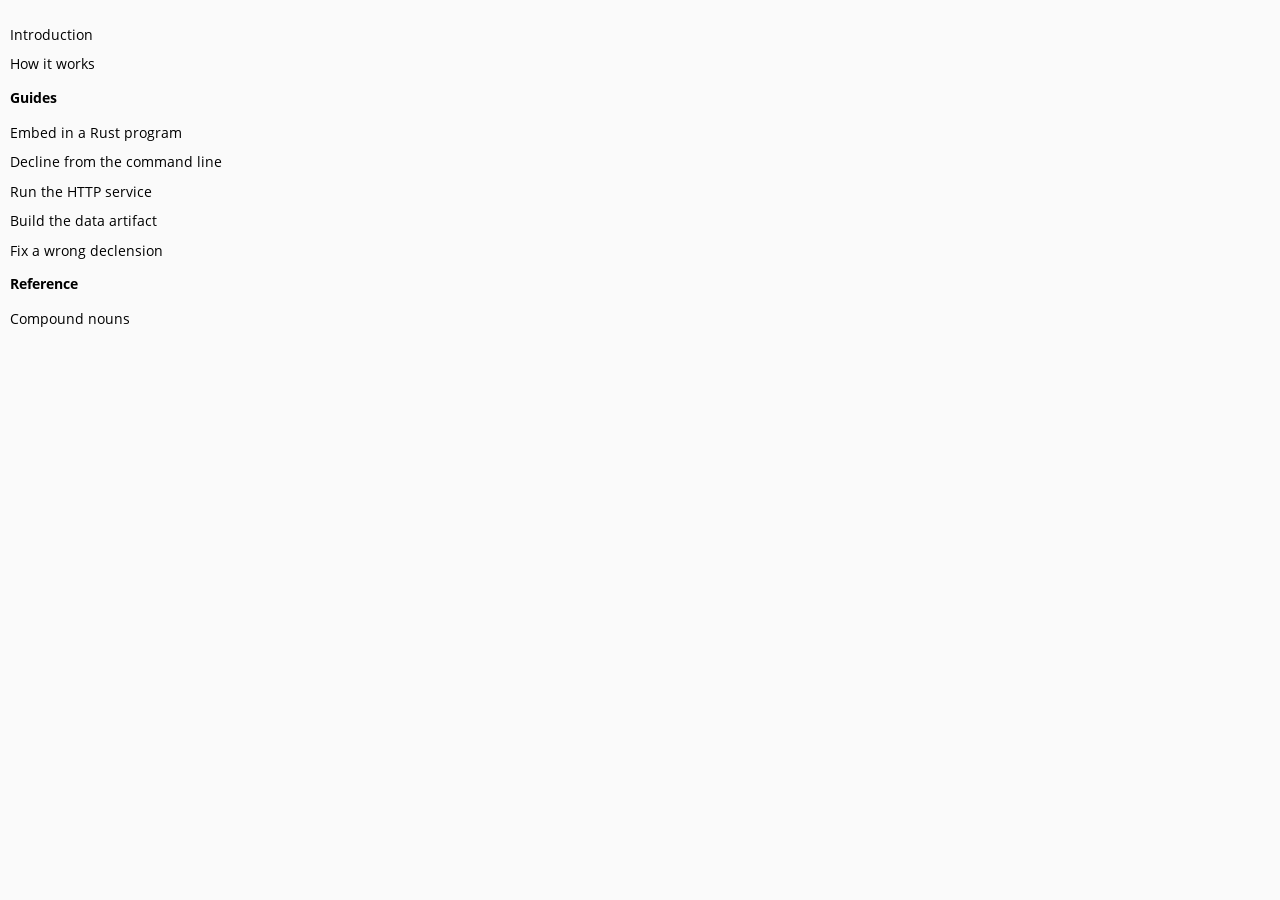
<file: guide/toc.html>
<!DOCTYPE HTML>
<html lang="en" class="rust" dir="ltr">
    <head>
        <!-- sidebar iframe generated using mdBook

        This is a frame, and not included directly in the page, to control the total size of the
        book. The TOC contains an entry for each page, so if each page includes a copy of the TOC,
        the total size of the page becomes O(n**2).

        The frame is only used as a fallback when JS is turned off. When it's on, the sidebar is
        instead added to the main page by `toc.js` instead. The JavaScript mode is better
        because, when running in a `file:///` URL, the iframed page would not be Same-Origin as
        the rest of the page, so the sidebar and the main page theme would fall out of sync.
        -->
        <meta charset="UTF-8">
        <meta name="robots" content="noindex">
        <!-- Custom HTML head -->
        <script defer data-site-id="a12f68fd-193f-44a9-b839-1a7c02876d1c" src="https://glyphex.io/tracker.js"></script>
        <meta name="viewport" content="width=device-width, initial-scale=1">
        <meta name="theme-color" content="#ffffff">
        <link rel="stylesheet" href="css/variables-8adf115d.css">
        <link rel="stylesheet" href="css/general-0392ca55.css">
        <link rel="stylesheet" href="css/chrome-fc474251.css">
        <link rel="stylesheet" href="css/print-9e4910d8.css" media="print">
        <!-- Fonts -->
        <link rel="stylesheet" href="fonts/fonts-9644e21d.css">
        <!-- Custom theme stylesheets -->
    </head>
    <body class="sidebar-iframe-inner">
        <ol class="chapter"><li class="chapter-item expanded "><span class="chapter-link-wrapper"><a href="intro.html" target="_parent">Introduction</a></span></li><li class="chapter-item expanded "><span class="chapter-link-wrapper"><a href="how-it-works.html" target="_parent">How it works</a></span></li><li class="chapter-item expanded "><li class="part-title">Guides</li></li><li class="chapter-item expanded "><span class="chapter-link-wrapper"><a href="guides/embed-rust.html" target="_parent">Embed in a Rust program</a></span></li><li class="chapter-item expanded "><span class="chapter-link-wrapper"><a href="guides/cli.html" target="_parent">Decline from the command line</a></span></li><li class="chapter-item expanded "><span class="chapter-link-wrapper"><a href="guides/http-service.html" target="_parent">Run the HTTP service</a></span></li><li class="chapter-item expanded "><span class="chapter-link-wrapper"><a href="guides/build-artifact.html" target="_parent">Build the data artifact</a></span></li><li class="chapter-item expanded "><span class="chapter-link-wrapper"><a href="guides/contributing.html" target="_parent">Fix a wrong declension</a></span></li><li class="chapter-item expanded "><li class="part-title">Reference</li></li><li class="chapter-item expanded "><span class="chapter-link-wrapper"><a href="compound-nouns.html" target="_parent">Compound nouns</a></span></li></ol>
    </body>
</html>
</file>
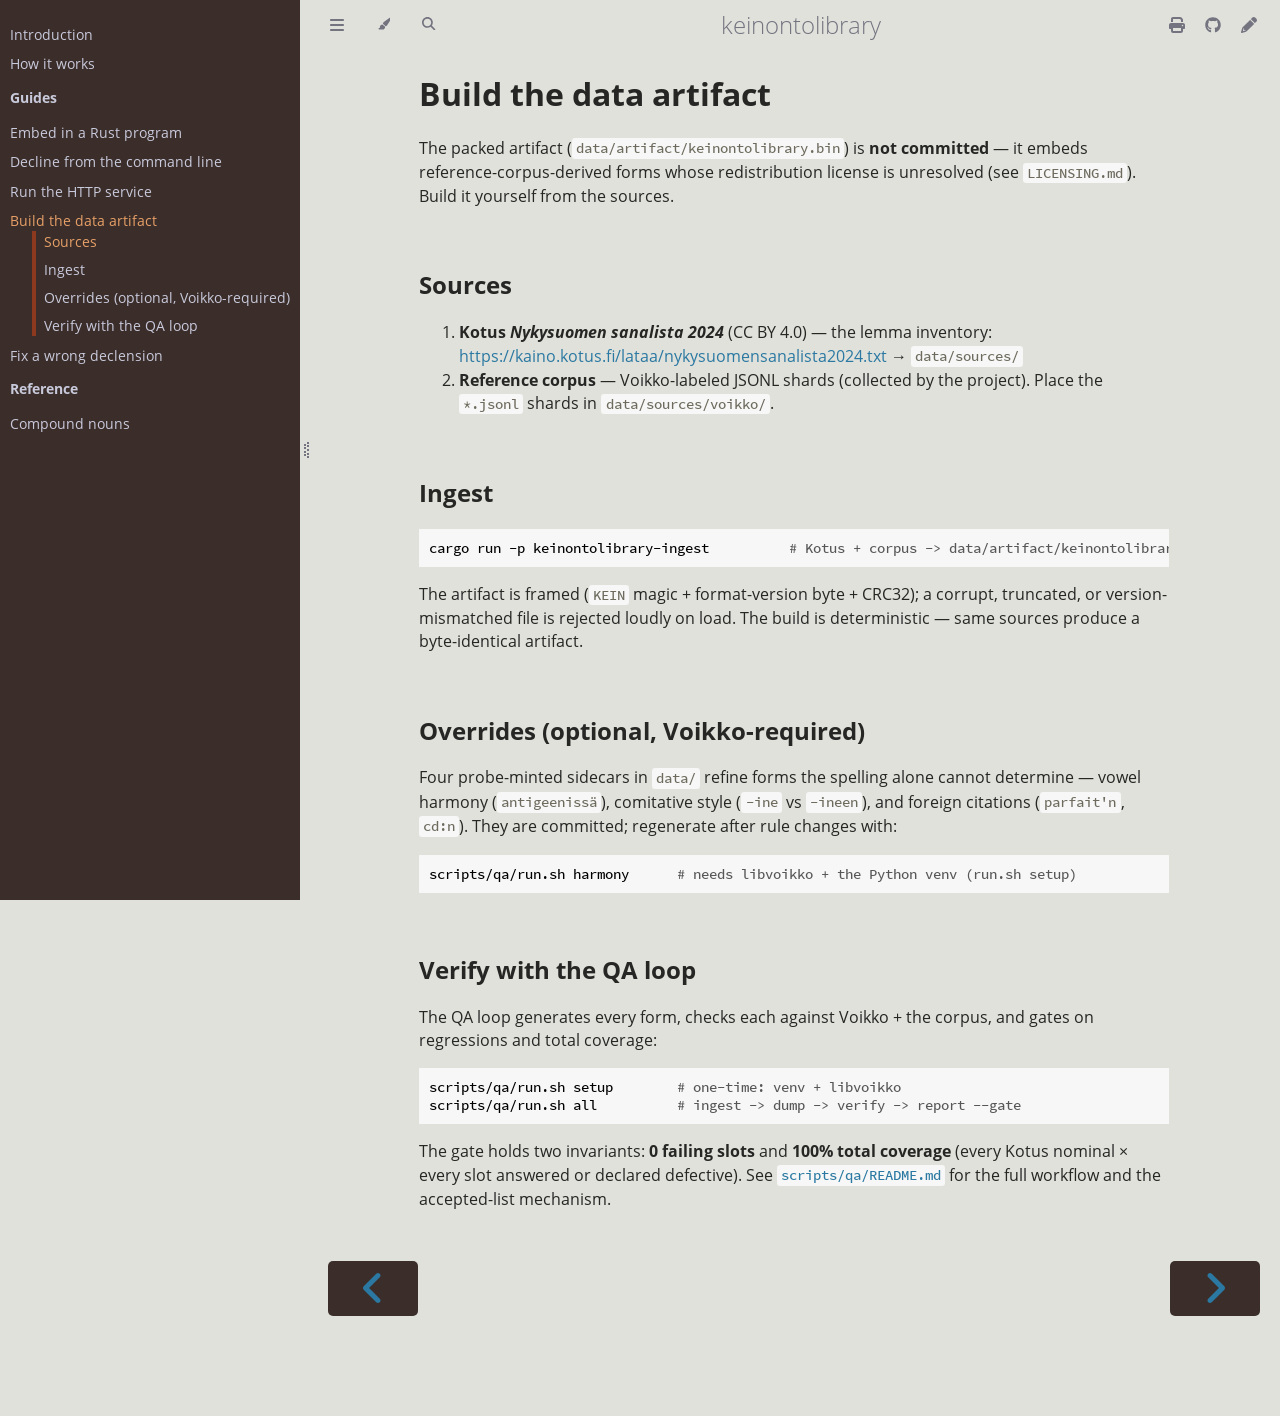
<file: guide/guides/build-artifact.html>
<!DOCTYPE HTML>
<html lang="en" class="rust sidebar-visible" dir="ltr">
    <head>
        <!-- Book generated using mdBook -->
        <meta charset="UTF-8">
        <title>Build the data artifact - keinontolibrary</title>


        <!-- Custom HTML head -->
        <script defer data-site-id="a12f68fd-193f-44a9-b839-1a7c02876d1c" src="https://glyphex.io/tracker.js"></script>

        <meta name="description" content="Guides for keinontolibrary — a Rust library that declines Finnish nouns.">
        <meta name="viewport" content="width=device-width, initial-scale=1">
        <meta name="theme-color" content="#ffffff">

        <link rel="icon" href="../favicon-de23e50b.svg">
        <link rel="shortcut icon" href="../favicon-8114d1fc.png">
        <link rel="stylesheet" href="../css/variables-8adf115d.css">
        <link rel="stylesheet" href="../css/general-0392ca55.css">
        <link rel="stylesheet" href="../css/chrome-fc474251.css">
        <link rel="stylesheet" href="../css/print-9e4910d8.css" media="print">

        <!-- Fonts -->
        <link rel="stylesheet" href="../fonts/fonts-9644e21d.css">

        <!-- Highlight.js Stylesheets -->
        <link rel="stylesheet" id="mdbook-highlight-css" href="../highlight-493f70e1.css">
        <link rel="stylesheet" id="mdbook-tomorrow-night-css" href="../tomorrow-night-4c0ae647.css">
        <link rel="stylesheet" id="mdbook-ayu-highlight-css" href="../ayu-highlight-3fdfc3ac.css">

        <!-- Custom theme stylesheets -->


        <!-- Provide site root and default themes to javascript -->
        <script>
            const path_to_root = "../";
            const default_light_theme = "rust";
            const default_dark_theme = "ayu";
            window.path_to_searchindex_js = "../searchindex-e9732ece.js";
        </script>
        <!-- Start loading toc.js asap -->
        <script src="../toc-b54f4d2a.js"></script>
    </head>
    <body>
    <div id="mdbook-help-container">
        <div id="mdbook-help-popup">
            <h2 class="mdbook-help-title">Keyboard shortcuts</h2>
            <div>
                <p>Press <kbd>←</kbd> or <kbd>→</kbd> to navigate between chapters</p>
                <p>Press <kbd>S</kbd> or <kbd>/</kbd> to search in the book</p>
                <p>Press <kbd>?</kbd> to show this help</p>
                <p>Press <kbd>Esc</kbd> to hide this help</p>
            </div>
        </div>
    </div>
    <div id="mdbook-body-container">
        <!-- Work around some values being stored in localStorage wrapped in quotes -->
        <script>
            try {
                let theme = localStorage.getItem('mdbook-theme');
                let sidebar = localStorage.getItem('mdbook-sidebar');

                if (theme.startsWith('"') && theme.endsWith('"')) {
                    localStorage.setItem('mdbook-theme', theme.slice(1, theme.length - 1));
                }

                if (sidebar.startsWith('"') && sidebar.endsWith('"')) {
                    localStorage.setItem('mdbook-sidebar', sidebar.slice(1, sidebar.length - 1));
                }
            } catch (e) { }
        </script>

        <!-- Set the theme before any content is loaded, prevents flash -->
        <script>
            const default_theme = window.matchMedia("(prefers-color-scheme: dark)").matches ? default_dark_theme : default_light_theme;
            let theme;
            try { theme = localStorage.getItem('mdbook-theme'); } catch(e) { }
            if (theme === null || theme === undefined) { theme = default_theme; }
            const html = document.documentElement;
            html.classList.remove('rust')
            html.classList.add(theme);
            html.classList.add("js");
        </script>

        <input type="checkbox" id="mdbook-sidebar-toggle-anchor" class="hidden">

        <!-- Hide / unhide sidebar before it is displayed -->
        <script>
            let sidebar = null;
            const sidebar_toggle = document.getElementById("mdbook-sidebar-toggle-anchor");
            if (document.body.clientWidth >= 1080) {
                try { sidebar = localStorage.getItem('mdbook-sidebar'); } catch(e) { }
                sidebar = sidebar || 'visible';
            } else {
                sidebar = 'hidden';
                sidebar_toggle.checked = false;
            }
            if (sidebar === 'visible') {
                sidebar_toggle.checked = true;
            } else {
                html.classList.remove('sidebar-visible');
            }
        </script>

        <nav id="mdbook-sidebar" class="sidebar" aria-label="Table of contents">
            <!-- populated by js -->
            <mdbook-sidebar-scrollbox class="sidebar-scrollbox"></mdbook-sidebar-scrollbox>
            <noscript>
                <iframe class="sidebar-iframe-outer" src="../toc.html"></iframe>
            </noscript>
            <div id="mdbook-sidebar-resize-handle" class="sidebar-resize-handle">
                <div class="sidebar-resize-indicator"></div>
            </div>
        </nav>

        <div id="mdbook-page-wrapper" class="page-wrapper">

            <div class="page">
                <div id="mdbook-menu-bar-hover-placeholder"></div>
                <div id="mdbook-menu-bar" class="menu-bar sticky">
                    <div class="left-buttons">
                        <label id="mdbook-sidebar-toggle" class="icon-button" for="mdbook-sidebar-toggle-anchor" title="Toggle Table of Contents" aria-label="Toggle Table of Contents" aria-controls="mdbook-sidebar">
                            <span class=fa-svg><svg xmlns="http://www.w3.org/2000/svg" viewBox="0 0 448 512"><!--! Font Awesome Free 6.2.0 by @fontawesome - https://fontawesome.com License - https://fontawesome.com/license/free (Icons: CC BY 4.0, Fonts: SIL OFL 1.1, Code: MIT License) Copyright 2022 Fonticons, Inc. --><path d="M0 96C0 78.3 14.3 64 32 64H416c17.7 0 32 14.3 32 32s-14.3 32-32 32H32C14.3 128 0 113.7 0 96zM0 256c0-17.7 14.3-32 32-32H416c17.7 0 32 14.3 32 32s-14.3 32-32 32H32c-17.7 0-32-14.3-32-32zM448 416c0 17.7-14.3 32-32 32H32c-17.7 0-32-14.3-32-32s14.3-32 32-32H416c17.7 0 32 14.3 32 32z"/></svg></span>
                        </label>
                        <button id="mdbook-theme-toggle" class="icon-button" type="button" title="Change theme" aria-label="Change theme" aria-haspopup="true" aria-expanded="false" aria-controls="mdbook-theme-list">
                            <span class=fa-svg><svg xmlns="http://www.w3.org/2000/svg" viewBox="0 0 576 512"><!--! Font Awesome Free 6.2.0 by @fontawesome - https://fontawesome.com License - https://fontawesome.com/license/free (Icons: CC BY 4.0, Fonts: SIL OFL 1.1, Code: MIT License) Copyright 2022 Fonticons, Inc. --><path d="M371.3 367.1c27.3-3.9 51.9-19.4 67.2-42.9L600.2 74.1c12.6-19.5 9.4-45.3-7.6-61.2S549.7-4.4 531.1 9.6L294.4 187.2c-24 18-38.2 46.1-38.4 76.1L371.3 367.1zm-19.6 25.4l-116-104.4C175.9 290.3 128 339.6 128 400c0 3.9 .2 7.8 .6 11.6c1.8 17.5-10.2 36.4-27.8 36.4H96c-17.7 0-32 14.3-32 32s14.3 32 32 32H240c61.9 0 112-50.1 112-112c0-2.5-.1-5-.2-7.5z"/></svg></span>
                        </button>
                        <ul id="mdbook-theme-list" class="theme-popup" aria-label="Themes" role="menu">
                            <li role="none"><button role="menuitem" class="theme" id="mdbook-theme-default_theme">Auto</button></li>
                            <li role="none"><button role="menuitem" class="theme" id="mdbook-theme-light">Light</button></li>
                            <li role="none"><button role="menuitem" class="theme" id="mdbook-theme-rust">Rust</button></li>
                            <li role="none"><button role="menuitem" class="theme" id="mdbook-theme-coal">Coal</button></li>
                            <li role="none"><button role="menuitem" class="theme" id="mdbook-theme-navy">Navy</button></li>
                            <li role="none"><button role="menuitem" class="theme" id="mdbook-theme-ayu">Ayu</button></li>
                        </ul>
                        <button id="mdbook-search-toggle" class="icon-button" type="button" title="Search (`/`)" aria-label="Toggle Searchbar" aria-expanded="false" aria-keyshortcuts="/ s" aria-controls="mdbook-searchbar">
                            <span class=fa-svg><svg xmlns="http://www.w3.org/2000/svg" viewBox="0 0 512 512"><!--! Font Awesome Free 6.2.0 by @fontawesome - https://fontawesome.com License - https://fontawesome.com/license/free (Icons: CC BY 4.0, Fonts: SIL OFL 1.1, Code: MIT License) Copyright 2022 Fonticons, Inc. --><path d="M416 208c0 45.9-14.9 88.3-40 122.7L502.6 457.4c12.5 12.5 12.5 32.8 0 45.3s-32.8 12.5-45.3 0L330.7 376c-34.4 25.2-76.8 40-122.7 40C93.1 416 0 322.9 0 208S93.1 0 208 0S416 93.1 416 208zM208 352c79.5 0 144-64.5 144-144s-64.5-144-144-144S64 128.5 64 208s64.5 144 144 144z"/></svg></span>
                        </button>
                    </div>

                    <h1 class="menu-title">keinontolibrary</h1>

                    <div class="right-buttons">
                        <a href="../print.html" title="Print this book" aria-label="Print this book">
                            <span class=fa-svg id="print-button"><svg xmlns="http://www.w3.org/2000/svg" viewBox="0 0 512 512"><!--! Font Awesome Free 6.2.0 by @fontawesome - https://fontawesome.com License - https://fontawesome.com/license/free (Icons: CC BY 4.0, Fonts: SIL OFL 1.1, Code: MIT License) Copyright 2022 Fonticons, Inc. --><path d="M128 0C92.7 0 64 28.7 64 64v96h64V64H354.7L384 93.3V160h64V93.3c0-17-6.7-33.3-18.7-45.3L400 18.7C388 6.7 371.7 0 354.7 0H128zM384 352v32 64H128V384 368 352H384zm64 32h32c17.7 0 32-14.3 32-32V256c0-35.3-28.7-64-64-64H64c-35.3 0-64 28.7-64 64v96c0 17.7 14.3 32 32 32H64v64c0 35.3 28.7 64 64 64H384c35.3 0 64-28.7 64-64V384zm-16-88c-13.3 0-24-10.7-24-24s10.7-24 24-24s24 10.7 24 24s-10.7 24-24 24z"/></svg></span>
                        </a>
                        <a href="https://github.com/timokoola/keinontolibrary" title="Git repository" aria-label="Git repository">
                            <span class=fa-svg><svg xmlns="http://www.w3.org/2000/svg" viewBox="0 0 496 512"><!--! Font Awesome Free 6.2.0 by @fontawesome - https://fontawesome.com License - https://fontawesome.com/license/free (Icons: CC BY 4.0, Fonts: SIL OFL 1.1, Code: MIT License) Copyright 2022 Fonticons, Inc. --><path d="M165.9 397.4c0 2-2.3 3.6-5.2 3.6-3.3.3-5.6-1.3-5.6-3.6 0-2 2.3-3.6 5.2-3.6 3-.3 5.6 1.3 5.6 3.6zm-31.1-4.5c-.7 2 1.3 4.3 4.3 4.9 2.6 1 5.6 0 6.2-2s-1.3-4.3-4.3-5.2c-2.6-.7-5.5.3-6.2 2.3zm44.2-1.7c-2.9.7-4.9 2.6-4.6 4.9.3 2 2.9 3.3 5.9 2.6 2.9-.7 4.9-2.6 4.6-4.6-.3-1.9-3-3.2-5.9-2.9zM244.8 8C106.1 8 0 113.3 0 252c0 110.9 69.8 205.8 169.5 239.2 12.8 2.3 17.3-5.6 17.3-12.1 0-6.2-.3-40.4-.3-61.4 0 0-70 15-84.7-29.8 0 0-11.4-29.1-27.8-36.6 0 0-22.9-15.7 1.6-15.4 0 0 24.9 2 38.6 25.8 21.9 38.6 58.6 27.5 72.9 20.9 2.3-16 8.8-27.1 16-33.7-55.9-6.2-112.3-14.3-112.3-110.5 0-27.5 7.6-41.3 23.6-58.9-2.6-6.5-11.1-33.3 2.6-67.9 20.9-6.5 69 27 69 27 20-5.6 41.5-8.5 62.8-8.5s42.8 2.9 62.8 8.5c0 0 48.1-33.6 69-27 13.7 34.7 5.2 61.4 2.6 67.9 16 17.7 25.8 31.5 25.8 58.9 0 96.5-58.9 104.2-114.8 110.5 9.2 7.9 17 22.9 17 46.4 0 33.7-.3 75.4-.3 83.6 0 6.5 4.6 14.4 17.3 12.1C428.2 457.8 496 362.9 496 252 496 113.3 383.5 8 244.8 8zM97.2 352.9c-1.3 1-1 3.3.7 5.2 1.6 1.6 3.9 2.3 5.2 1 1.3-1 1-3.3-.7-5.2-1.6-1.6-3.9-2.3-5.2-1zm-10.8-8.1c-.7 1.3.3 2.9 2.3 3.9 1.6 1 3.6.7 4.3-.7.7-1.3-.3-2.9-2.3-3.9-2-.6-3.6-.3-4.3.7zm32.4 35.6c-1.6 1.3-1 4.3 1.3 6.2 2.3 2.3 5.2 2.6 6.5 1 1.3-1.3.7-4.3-1.3-6.2-2.2-2.3-5.2-2.6-6.5-1zm-11.4-14.7c-1.6 1-1.6 3.6 0 5.9 1.6 2.3 4.3 3.3 5.6 2.3 1.6-1.3 1.6-3.9 0-6.2-1.4-2.3-4-3.3-5.6-2z"/></svg></span>
                        </a>
                        <a href="https://github.com/timokoola/keinontolibrary/edit/main/docs/./guides/build-artifact.md" title="Suggest an edit" aria-label="Suggest an edit" rel="edit">
                            <span class=fa-svg id="git-edit-button"><svg xmlns="http://www.w3.org/2000/svg" viewBox="0 0 512 512"><!--! Font Awesome Free 6.2.0 by @fontawesome - https://fontawesome.com License - https://fontawesome.com/license/free (Icons: CC BY 4.0, Fonts: SIL OFL 1.1, Code: MIT License) Copyright 2022 Fonticons, Inc. --><path d="M421.7 220.3l-11.3 11.3-22.6 22.6-205 205c-6.6 6.6-14.8 11.5-23.8 14.1L30.8 511c-8.4 2.5-17.5 .2-23.7-6.1S-1.5 489.7 1 481.2L38.7 353.1c2.6-9 7.5-17.2 14.1-23.8l205-205 22.6-22.6 11.3-11.3 33.9 33.9 62.1 62.1 33.9 33.9zM96 353.9l-9.3 9.3c-.9 .9-1.6 2.1-2 3.4l-25.3 86 86-25.3c1.3-.4 2.5-1.1 3.4-2l9.3-9.3H112c-8.8 0-16-7.2-16-16V353.9zM453.3 19.3l39.4 39.4c25 25 25 65.5 0 90.5l-14.5 14.5-22.6 22.6-11.3 11.3-33.9-33.9-62.1-62.1L314.3 67.7l11.3-11.3 22.6-22.6 14.5-14.5c25-25 65.5-25 90.5 0z"/></svg></span>
                        </a>

                    </div>
                </div>

                <div id="mdbook-search-wrapper" class="hidden">
                    <form id="mdbook-searchbar-outer" class="searchbar-outer">
                        <div class="search-wrapper">
                            <input type="search" id="mdbook-searchbar" name="searchbar" placeholder="Search this book ..." aria-controls="mdbook-searchresults-outer" aria-describedby="searchresults-header">
                            <div class="spinner-wrapper">
                                <span class=fa-svg id="fa-spin"><svg xmlns="http://www.w3.org/2000/svg" viewBox="0 0 512 512"><!--! Font Awesome Free 6.2.0 by @fontawesome - https://fontawesome.com License - https://fontawesome.com/license/free (Icons: CC BY 4.0, Fonts: SIL OFL 1.1, Code: MIT License) Copyright 2022 Fonticons, Inc. --><path d="M304 48c0-26.5-21.5-48-48-48s-48 21.5-48 48s21.5 48 48 48s48-21.5 48-48zm0 416c0-26.5-21.5-48-48-48s-48 21.5-48 48s21.5 48 48 48s48-21.5 48-48zM48 304c26.5 0 48-21.5 48-48s-21.5-48-48-48s-48 21.5-48 48s21.5 48 48 48zm464-48c0-26.5-21.5-48-48-48s-48 21.5-48 48s21.5 48 48 48s48-21.5 48-48zM142.9 437c18.7-18.7 18.7-49.1 0-67.9s-49.1-18.7-67.9 0s-18.7 49.1 0 67.9s49.1 18.7 67.9 0zm0-294.2c18.7-18.7 18.7-49.1 0-67.9S93.7 56.2 75 75s-18.7 49.1 0 67.9s49.1 18.7 67.9 0zM369.1 437c18.7 18.7 49.1 18.7 67.9 0s18.7-49.1 0-67.9s-49.1-18.7-67.9 0s-18.7 49.1 0 67.9z"/></svg></span>
                            </div>
                        </div>
                    </form>
                    <div id="mdbook-searchresults-outer" class="searchresults-outer hidden">
                        <div id="mdbook-searchresults-header" class="searchresults-header"></div>
                        <ul id="mdbook-searchresults">
                        </ul>
                    </div>
                </div>

                <!-- Apply ARIA attributes after the sidebar and the sidebar toggle button are added to the DOM -->
                <script>
                    document.getElementById('mdbook-sidebar-toggle').setAttribute('aria-expanded', sidebar === 'visible');
                    document.getElementById('mdbook-sidebar').setAttribute('aria-hidden', sidebar !== 'visible');
                    Array.from(document.querySelectorAll('#mdbook-sidebar a')).forEach(function(link) {
                        link.setAttribute('tabIndex', sidebar === 'visible' ? 0 : -1);
                    });
                </script>

                <div id="mdbook-content" class="content">
                    <main>
                        <h1 id="build-the-data-artifact"><a class="header" href="#build-the-data-artifact">Build the data artifact</a></h1>
<p>The packed artifact (<code>data/artifact/keinontolibrary.bin</code>) is <strong>not committed</strong> — it embeds
reference-corpus-derived forms whose redistribution license is unresolved (see
<code>LICENSING.md</code>). Build it yourself from the sources.</p>
<h2 id="sources"><a class="header" href="#sources">Sources</a></h2>
<ol>
<li><strong>Kotus <em>Nykysuomen sanalista 2024</em></strong> (CC BY 4.0) — the lemma inventory:
<a href="https://kaino.kotus.fi/lataa/nykysuomensanalista2024.txt">https://kaino.kotus.fi/lataa/nykysuomensanalista2024.txt</a> → <code>data/sources/</code></li>
<li><strong>Reference corpus</strong> — Voikko-labeled JSONL shards (collected by the project). Place
the <code>*.jsonl</code> shards in <code>data/sources/voikko/</code>.</li>
</ol>
<h2 id="ingest"><a class="header" href="#ingest">Ingest</a></h2>
<pre><code class="language-sh">cargo run -p keinontolibrary-ingest          # Kotus + corpus -&gt; data/artifact/keinontolibrary.bin
</code></pre>
<p>The artifact is framed (<code>KEIN</code> magic + format-version byte + CRC32); a corrupt, truncated,
or version-mismatched file is rejected loudly on load. The build is deterministic — same
sources produce a byte-identical artifact.</p>
<h2 id="overrides-optional-voikko-required"><a class="header" href="#overrides-optional-voikko-required">Overrides (optional, Voikko-required)</a></h2>
<p>Four probe-minted sidecars in <code>data/</code> refine forms the spelling alone cannot determine —
vowel harmony (<code>antigeenissä</code>), comitative style (<code>-ine</code> vs <code>-ineen</code>), and foreign
citations (<code>parfait'n</code>, <code>cd:n</code>). They are committed; regenerate after rule changes with:</p>
<pre><code class="language-sh">scripts/qa/run.sh harmony      # needs libvoikko + the Python venv (run.sh setup)
</code></pre>
<h2 id="verify-with-the-qa-loop"><a class="header" href="#verify-with-the-qa-loop">Verify with the QA loop</a></h2>
<p>The QA loop generates every form, checks each against Voikko + the corpus, and gates on
regressions and total coverage:</p>
<pre><code class="language-sh">scripts/qa/run.sh setup        # one-time: venv + libvoikko
scripts/qa/run.sh all          # ingest -&gt; dump -&gt; verify -&gt; report --gate
</code></pre>
<p>The gate holds two invariants: <strong>0 failing slots</strong> and <strong>100% total coverage</strong> (every
Kotus nominal × every slot answered or declared defective). See
<a href="../../scripts/qa/README.html"><code>scripts/qa/README.md</code></a> for the full workflow and the
accepted-list mechanism.</p>

                    </main>

                    <nav class="nav-wrapper" aria-label="Page navigation">
                        <!-- Mobile navigation buttons -->
                            <a rel="prev" href="../guides/http-service.html" class="mobile-nav-chapters previous" title="Previous chapter" aria-label="Previous chapter" aria-keyshortcuts="Left">
                                <span class=fa-svg><svg xmlns="http://www.w3.org/2000/svg" viewBox="0 0 320 512"><!--! Font Awesome Free 6.2.0 by @fontawesome - https://fontawesome.com License - https://fontawesome.com/license/free (Icons: CC BY 4.0, Fonts: SIL OFL 1.1, Code: MIT License) Copyright 2022 Fonticons, Inc. --><path d="M41.4 233.4c-12.5 12.5-12.5 32.8 0 45.3l160 160c12.5 12.5 32.8 12.5 45.3 0s12.5-32.8 0-45.3L109.3 256 246.6 118.6c12.5-12.5 12.5-32.8 0-45.3s-32.8-12.5-45.3 0l-160 160z"/></svg></span>
                            </a>

                            <a rel="next prefetch" href="../guides/contributing.html" class="mobile-nav-chapters next" title="Next chapter" aria-label="Next chapter" aria-keyshortcuts="Right">
                                <span class=fa-svg><svg xmlns="http://www.w3.org/2000/svg" viewBox="0 0 320 512"><!--! Font Awesome Free 6.2.0 by @fontawesome - https://fontawesome.com License - https://fontawesome.com/license/free (Icons: CC BY 4.0, Fonts: SIL OFL 1.1, Code: MIT License) Copyright 2022 Fonticons, Inc. --><path d="M278.6 233.4c12.5 12.5 12.5 32.8 0 45.3l-160 160c-12.5 12.5-32.8 12.5-45.3 0s-12.5-32.8 0-45.3L210.7 256 73.4 118.6c-12.5-12.5-12.5-32.8 0-45.3s32.8-12.5 45.3 0l160 160z"/></svg></span>
                            </a>

                        <div style="clear: both"></div>
                    </nav>
                </div>
            </div>

            <nav class="nav-wide-wrapper" aria-label="Page navigation">
                    <a rel="prev" href="../guides/http-service.html" class="nav-chapters previous" title="Previous chapter" aria-label="Previous chapter" aria-keyshortcuts="Left">
                        <span class=fa-svg><svg xmlns="http://www.w3.org/2000/svg" viewBox="0 0 320 512"><!--! Font Awesome Free 6.2.0 by @fontawesome - https://fontawesome.com License - https://fontawesome.com/license/free (Icons: CC BY 4.0, Fonts: SIL OFL 1.1, Code: MIT License) Copyright 2022 Fonticons, Inc. --><path d="M41.4 233.4c-12.5 12.5-12.5 32.8 0 45.3l160 160c12.5 12.5 32.8 12.5 45.3 0s12.5-32.8 0-45.3L109.3 256 246.6 118.6c12.5-12.5 12.5-32.8 0-45.3s-32.8-12.5-45.3 0l-160 160z"/></svg></span>
                    </a>

                    <a rel="next prefetch" href="../guides/contributing.html" class="nav-chapters next" title="Next chapter" aria-label="Next chapter" aria-keyshortcuts="Right">
                        <span class=fa-svg><svg xmlns="http://www.w3.org/2000/svg" viewBox="0 0 320 512"><!--! Font Awesome Free 6.2.0 by @fontawesome - https://fontawesome.com License - https://fontawesome.com/license/free (Icons: CC BY 4.0, Fonts: SIL OFL 1.1, Code: MIT License) Copyright 2022 Fonticons, Inc. --><path d="M278.6 233.4c12.5 12.5 12.5 32.8 0 45.3l-160 160c-12.5 12.5-32.8 12.5-45.3 0s-12.5-32.8 0-45.3L210.7 256 73.4 118.6c-12.5-12.5-12.5-32.8 0-45.3s32.8-12.5 45.3 0l160 160z"/></svg></span>
                    </a>
            </nav>

        </div>

        <template id=fa-eye><span class=fa-svg><svg xmlns="http://www.w3.org/2000/svg" viewBox="0 0 576 512"><!--! Font Awesome Free 6.2.0 by @fontawesome - https://fontawesome.com License - https://fontawesome.com/license/free (Icons: CC BY 4.0, Fonts: SIL OFL 1.1, Code: MIT License) Copyright 2022 Fonticons, Inc. --><path d="M288 32c-80.8 0-145.5 36.8-192.6 80.6C48.6 156 17.3 208 2.5 243.7c-3.3 7.9-3.3 16.7 0 24.6C17.3 304 48.6 356 95.4 399.4C142.5 443.2 207.2 480 288 480s145.5-36.8 192.6-80.6c46.8-43.5 78.1-95.4 93-131.1c3.3-7.9 3.3-16.7 0-24.6c-14.9-35.7-46.2-87.7-93-131.1C433.5 68.8 368.8 32 288 32zM432 256c0 79.5-64.5 144-144 144s-144-64.5-144-144s64.5-144 144-144s144 64.5 144 144zM288 192c0 35.3-28.7 64-64 64c-11.5 0-22.3-3-31.6-8.4c-.2 2.8-.4 5.5-.4 8.4c0 53 43 96 96 96s96-43 96-96s-43-96-96-96c-2.8 0-5.6 .1-8.4 .4c5.3 9.3 8.4 20.1 8.4 31.6z"/></svg></span></template>
        <template id=fa-eye-slash><span class=fa-svg><svg xmlns="http://www.w3.org/2000/svg" viewBox="0 0 640 512"><!--! Font Awesome Free 6.2.0 by @fontawesome - https://fontawesome.com License - https://fontawesome.com/license/free (Icons: CC BY 4.0, Fonts: SIL OFL 1.1, Code: MIT License) Copyright 2022 Fonticons, Inc. --><path d="M38.8 5.1C28.4-3.1 13.3-1.2 5.1 9.2S-1.2 34.7 9.2 42.9l592 464c10.4 8.2 25.5 6.3 33.7-4.1s6.3-25.5-4.1-33.7L525.6 386.7c39.6-40.6 66.4-86.1 79.9-118.4c3.3-7.9 3.3-16.7 0-24.6c-14.9-35.7-46.2-87.7-93-131.1C465.5 68.8 400.8 32 320 32c-68.2 0-125 26.3-169.3 60.8L38.8 5.1zM223.1 149.5C248.6 126.2 282.7 112 320 112c79.5 0 144 64.5 144 144c0 24.9-6.3 48.3-17.4 68.7L408 294.5c5.2-11.8 8-24.8 8-38.5c0-53-43-96-96-96c-2.8 0-5.6 .1-8.4 .4c5.3 9.3 8.4 20.1 8.4 31.6c0 10.2-2.4 19.8-6.6 28.3l-90.3-70.8zm223.1 298L373 389.9c-16.4 6.5-34.3 10.1-53 10.1c-79.5 0-144-64.5-144-144c0-6.9 .5-13.6 1.4-20.2L83.1 161.5C60.3 191.2 44 220.8 34.5 243.7c-3.3 7.9-3.3 16.7 0 24.6c14.9 35.7 46.2 87.7 93 131.1C174.5 443.2 239.2 480 320 480c47.8 0 89.9-12.9 126.2-32.5z"/></svg></span></template>
        <template id=fa-copy><span class=fa-svg><svg xmlns="http://www.w3.org/2000/svg" viewBox="0 0 512 512"><!--! Font Awesome Free 6.2.0 by @fontawesome - https://fontawesome.com License - https://fontawesome.com/license/free (Icons: CC BY 4.0, Fonts: SIL OFL 1.1, Code: MIT License) Copyright 2022 Fonticons, Inc. --><path d="M502.6 70.63l-61.25-61.25C435.4 3.371 427.2 0 418.7 0H255.1c-35.35 0-64 28.66-64 64l.0195 256C192 355.4 220.7 384 256 384h192c35.2 0 64-28.8 64-64V93.25C512 84.77 508.6 76.63 502.6 70.63zM464 320c0 8.836-7.164 16-16 16H255.1c-8.838 0-16-7.164-16-16L239.1 64.13c0-8.836 7.164-16 16-16h128L384 96c0 17.67 14.33 32 32 32h47.1V320zM272 448c0 8.836-7.164 16-16 16H63.1c-8.838 0-16-7.164-16-16L47.98 192.1c0-8.836 7.164-16 16-16H160V128H63.99c-35.35 0-64 28.65-64 64l.0098 256C.002 483.3 28.66 512 64 512h192c35.2 0 64-28.8 64-64v-32h-47.1L272 448z"/></svg></span></template>
        <template id=fa-play><span class=fa-svg><svg xmlns="http://www.w3.org/2000/svg" viewBox="0 0 384 512"><!--! Font Awesome Free 6.2.0 by @fontawesome - https://fontawesome.com License - https://fontawesome.com/license/free (Icons: CC BY 4.0, Fonts: SIL OFL 1.1, Code: MIT License) Copyright 2022 Fonticons, Inc. --><path d="M73 39c-14.8-9.1-33.4-9.4-48.5-.9S0 62.6 0 80V432c0 17.4 9.4 33.4 24.5 41.9s33.7 8.1 48.5-.9L361 297c14.3-8.7 23-24.2 23-41s-8.7-32.2-23-41L73 39z"/></svg></span></template>
        <template id=fa-clock-rotate-left><span class=fa-svg><svg xmlns="http://www.w3.org/2000/svg" viewBox="0 0 512 512"><!--! Font Awesome Free 6.2.0 by @fontawesome - https://fontawesome.com License - https://fontawesome.com/license/free (Icons: CC BY 4.0, Fonts: SIL OFL 1.1, Code: MIT License) Copyright 2022 Fonticons, Inc. --><path d="M75 75L41 41C25.9 25.9 0 36.6 0 57.9V168c0 13.3 10.7 24 24 24H134.1c21.4 0 32.1-25.9 17-41l-30.8-30.8C155 85.5 203 64 256 64c106 0 192 86 192 192s-86 192-192 192c-40.8 0-78.6-12.7-109.7-34.4c-14.5-10.1-34.4-6.6-44.6 7.9s-6.6 34.4 7.9 44.6C151.2 495 201.7 512 256 512c141.4 0 256-114.6 256-256S397.4 0 256 0C185.3 0 121.3 28.7 75 75zm181 53c-13.3 0-24 10.7-24 24V256c0 6.4 2.5 12.5 7 17l72 72c9.4 9.4 24.6 9.4 33.9 0s9.4-24.6 0-33.9l-65-65V152c0-13.3-10.7-24-24-24z"/></svg></span></template>



        <script>
            window.playground_copyable = true;
        </script>


        <script src="../elasticlunr-ef4e11c1.min.js"></script>
        <script src="../mark-09e88c2c.min.js"></script>
        <script src="../searcher-09f2665d.js"></script>

        <script src="../clipboard-1626706a.min.js"></script>
        <script src="../highlight-abc7f01d.js"></script>
        <script src="../book-c22b7243.js"></script>

        <!-- Custom JS scripts -->



    </div>
    </body>
</html>
</file>
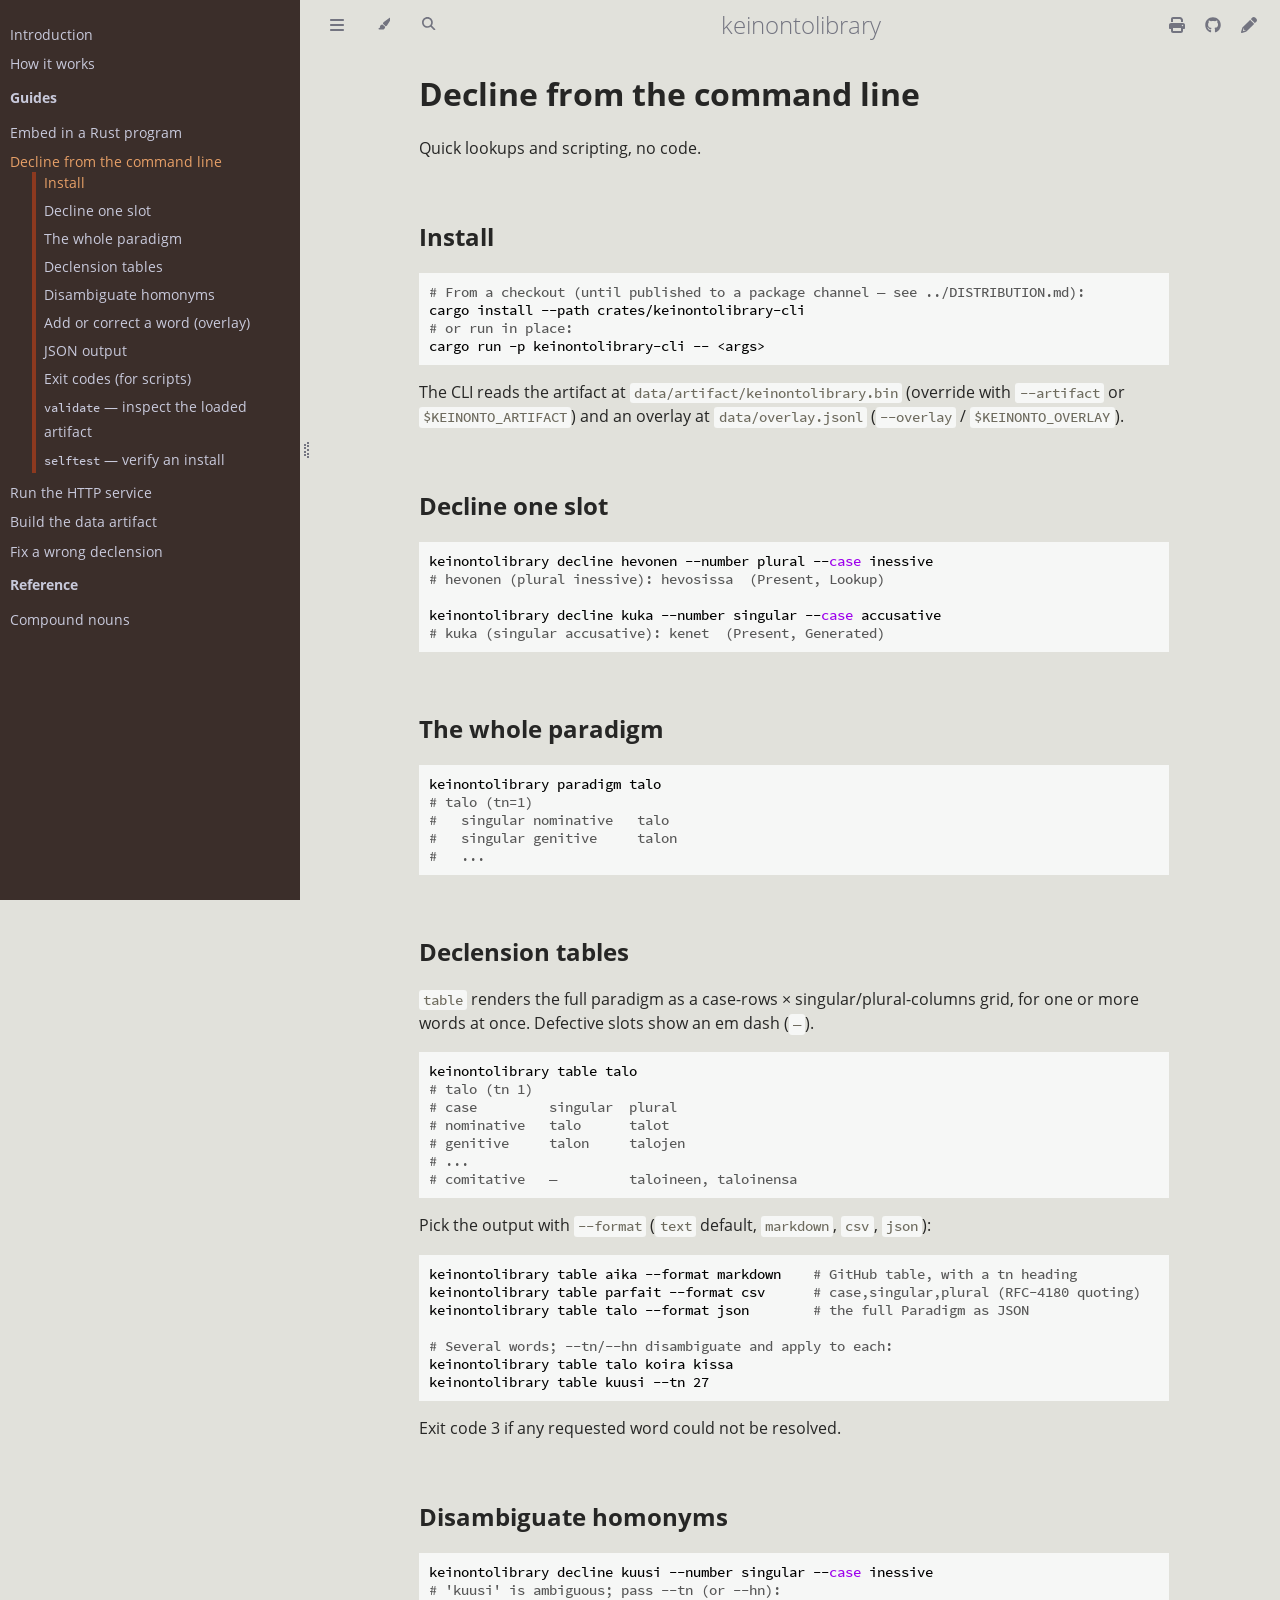
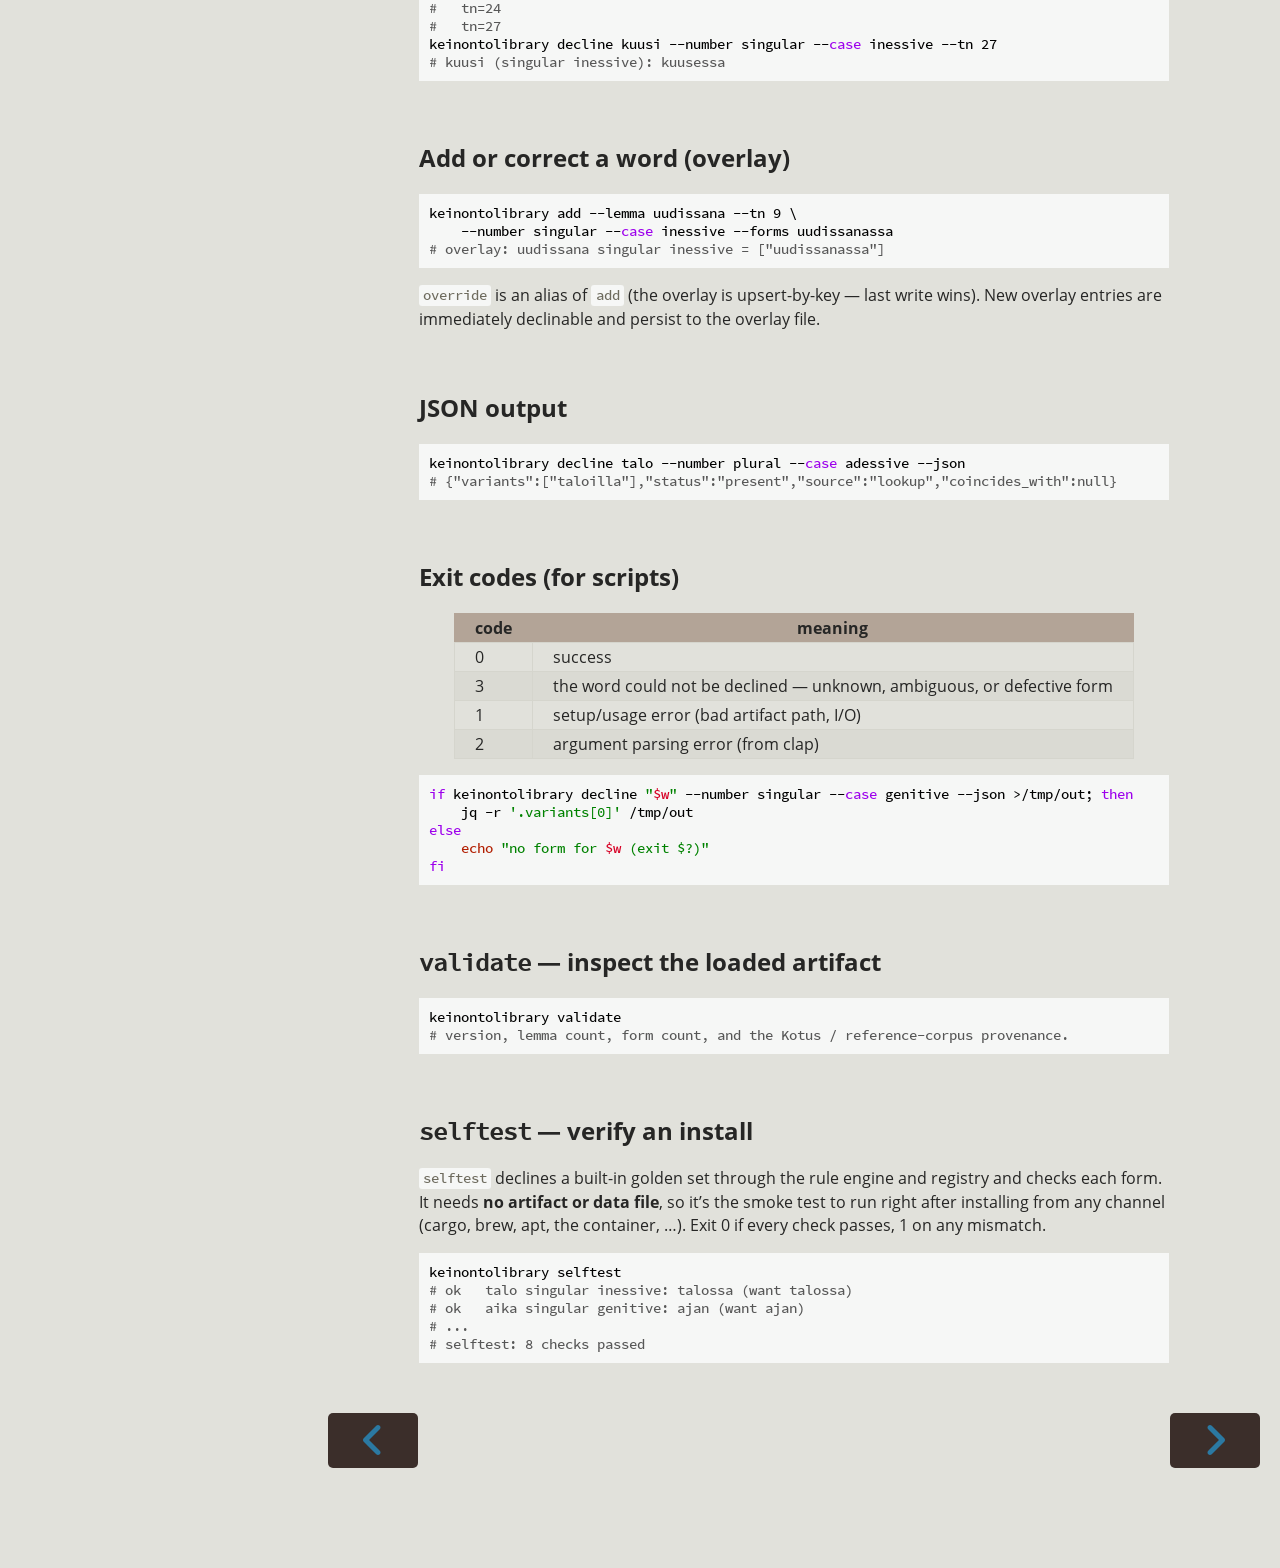
<file: guide/guides/cli.html>
<!DOCTYPE HTML>
<html lang="en" class="rust sidebar-visible" dir="ltr">
    <head>
        <!-- Book generated using mdBook -->
        <meta charset="UTF-8">
        <title>Decline from the command line - keinontolibrary</title>


        <!-- Custom HTML head -->
        <script defer data-site-id="a12f68fd-193f-44a9-b839-1a7c02876d1c" src="https://glyphex.io/tracker.js"></script>

        <meta name="description" content="Guides for keinontolibrary — a Rust library that declines Finnish nouns.">
        <meta name="viewport" content="width=device-width, initial-scale=1">
        <meta name="theme-color" content="#ffffff">

        <link rel="icon" href="../favicon-de23e50b.svg">
        <link rel="shortcut icon" href="../favicon-8114d1fc.png">
        <link rel="stylesheet" href="../css/variables-8adf115d.css">
        <link rel="stylesheet" href="../css/general-0392ca55.css">
        <link rel="stylesheet" href="../css/chrome-fc474251.css">
        <link rel="stylesheet" href="../css/print-9e4910d8.css" media="print">

        <!-- Fonts -->
        <link rel="stylesheet" href="../fonts/fonts-9644e21d.css">

        <!-- Highlight.js Stylesheets -->
        <link rel="stylesheet" id="mdbook-highlight-css" href="../highlight-493f70e1.css">
        <link rel="stylesheet" id="mdbook-tomorrow-night-css" href="../tomorrow-night-4c0ae647.css">
        <link rel="stylesheet" id="mdbook-ayu-highlight-css" href="../ayu-highlight-3fdfc3ac.css">

        <!-- Custom theme stylesheets -->


        <!-- Provide site root and default themes to javascript -->
        <script>
            const path_to_root = "../";
            const default_light_theme = "rust";
            const default_dark_theme = "ayu";
            window.path_to_searchindex_js = "../searchindex-e9732ece.js";
        </script>
        <!-- Start loading toc.js asap -->
        <script src="../toc-b54f4d2a.js"></script>
    </head>
    <body>
    <div id="mdbook-help-container">
        <div id="mdbook-help-popup">
            <h2 class="mdbook-help-title">Keyboard shortcuts</h2>
            <div>
                <p>Press <kbd>←</kbd> or <kbd>→</kbd> to navigate between chapters</p>
                <p>Press <kbd>S</kbd> or <kbd>/</kbd> to search in the book</p>
                <p>Press <kbd>?</kbd> to show this help</p>
                <p>Press <kbd>Esc</kbd> to hide this help</p>
            </div>
        </div>
    </div>
    <div id="mdbook-body-container">
        <!-- Work around some values being stored in localStorage wrapped in quotes -->
        <script>
            try {
                let theme = localStorage.getItem('mdbook-theme');
                let sidebar = localStorage.getItem('mdbook-sidebar');

                if (theme.startsWith('"') && theme.endsWith('"')) {
                    localStorage.setItem('mdbook-theme', theme.slice(1, theme.length - 1));
                }

                if (sidebar.startsWith('"') && sidebar.endsWith('"')) {
                    localStorage.setItem('mdbook-sidebar', sidebar.slice(1, sidebar.length - 1));
                }
            } catch (e) { }
        </script>

        <!-- Set the theme before any content is loaded, prevents flash -->
        <script>
            const default_theme = window.matchMedia("(prefers-color-scheme: dark)").matches ? default_dark_theme : default_light_theme;
            let theme;
            try { theme = localStorage.getItem('mdbook-theme'); } catch(e) { }
            if (theme === null || theme === undefined) { theme = default_theme; }
            const html = document.documentElement;
            html.classList.remove('rust')
            html.classList.add(theme);
            html.classList.add("js");
        </script>

        <input type="checkbox" id="mdbook-sidebar-toggle-anchor" class="hidden">

        <!-- Hide / unhide sidebar before it is displayed -->
        <script>
            let sidebar = null;
            const sidebar_toggle = document.getElementById("mdbook-sidebar-toggle-anchor");
            if (document.body.clientWidth >= 1080) {
                try { sidebar = localStorage.getItem('mdbook-sidebar'); } catch(e) { }
                sidebar = sidebar || 'visible';
            } else {
                sidebar = 'hidden';
                sidebar_toggle.checked = false;
            }
            if (sidebar === 'visible') {
                sidebar_toggle.checked = true;
            } else {
                html.classList.remove('sidebar-visible');
            }
        </script>

        <nav id="mdbook-sidebar" class="sidebar" aria-label="Table of contents">
            <!-- populated by js -->
            <mdbook-sidebar-scrollbox class="sidebar-scrollbox"></mdbook-sidebar-scrollbox>
            <noscript>
                <iframe class="sidebar-iframe-outer" src="../toc.html"></iframe>
            </noscript>
            <div id="mdbook-sidebar-resize-handle" class="sidebar-resize-handle">
                <div class="sidebar-resize-indicator"></div>
            </div>
        </nav>

        <div id="mdbook-page-wrapper" class="page-wrapper">

            <div class="page">
                <div id="mdbook-menu-bar-hover-placeholder"></div>
                <div id="mdbook-menu-bar" class="menu-bar sticky">
                    <div class="left-buttons">
                        <label id="mdbook-sidebar-toggle" class="icon-button" for="mdbook-sidebar-toggle-anchor" title="Toggle Table of Contents" aria-label="Toggle Table of Contents" aria-controls="mdbook-sidebar">
                            <span class=fa-svg><svg xmlns="http://www.w3.org/2000/svg" viewBox="0 0 448 512"><!--! Font Awesome Free 6.2.0 by @fontawesome - https://fontawesome.com License - https://fontawesome.com/license/free (Icons: CC BY 4.0, Fonts: SIL OFL 1.1, Code: MIT License) Copyright 2022 Fonticons, Inc. --><path d="M0 96C0 78.3 14.3 64 32 64H416c17.7 0 32 14.3 32 32s-14.3 32-32 32H32C14.3 128 0 113.7 0 96zM0 256c0-17.7 14.3-32 32-32H416c17.7 0 32 14.3 32 32s-14.3 32-32 32H32c-17.7 0-32-14.3-32-32zM448 416c0 17.7-14.3 32-32 32H32c-17.7 0-32-14.3-32-32s14.3-32 32-32H416c17.7 0 32 14.3 32 32z"/></svg></span>
                        </label>
                        <button id="mdbook-theme-toggle" class="icon-button" type="button" title="Change theme" aria-label="Change theme" aria-haspopup="true" aria-expanded="false" aria-controls="mdbook-theme-list">
                            <span class=fa-svg><svg xmlns="http://www.w3.org/2000/svg" viewBox="0 0 576 512"><!--! Font Awesome Free 6.2.0 by @fontawesome - https://fontawesome.com License - https://fontawesome.com/license/free (Icons: CC BY 4.0, Fonts: SIL OFL 1.1, Code: MIT License) Copyright 2022 Fonticons, Inc. --><path d="M371.3 367.1c27.3-3.9 51.9-19.4 67.2-42.9L600.2 74.1c12.6-19.5 9.4-45.3-7.6-61.2S549.7-4.4 531.1 9.6L294.4 187.2c-24 18-38.2 46.1-38.4 76.1L371.3 367.1zm-19.6 25.4l-116-104.4C175.9 290.3 128 339.6 128 400c0 3.9 .2 7.8 .6 11.6c1.8 17.5-10.2 36.4-27.8 36.4H96c-17.7 0-32 14.3-32 32s14.3 32 32 32H240c61.9 0 112-50.1 112-112c0-2.5-.1-5-.2-7.5z"/></svg></span>
                        </button>
                        <ul id="mdbook-theme-list" class="theme-popup" aria-label="Themes" role="menu">
                            <li role="none"><button role="menuitem" class="theme" id="mdbook-theme-default_theme">Auto</button></li>
                            <li role="none"><button role="menuitem" class="theme" id="mdbook-theme-light">Light</button></li>
                            <li role="none"><button role="menuitem" class="theme" id="mdbook-theme-rust">Rust</button></li>
                            <li role="none"><button role="menuitem" class="theme" id="mdbook-theme-coal">Coal</button></li>
                            <li role="none"><button role="menuitem" class="theme" id="mdbook-theme-navy">Navy</button></li>
                            <li role="none"><button role="menuitem" class="theme" id="mdbook-theme-ayu">Ayu</button></li>
                        </ul>
                        <button id="mdbook-search-toggle" class="icon-button" type="button" title="Search (`/`)" aria-label="Toggle Searchbar" aria-expanded="false" aria-keyshortcuts="/ s" aria-controls="mdbook-searchbar">
                            <span class=fa-svg><svg xmlns="http://www.w3.org/2000/svg" viewBox="0 0 512 512"><!--! Font Awesome Free 6.2.0 by @fontawesome - https://fontawesome.com License - https://fontawesome.com/license/free (Icons: CC BY 4.0, Fonts: SIL OFL 1.1, Code: MIT License) Copyright 2022 Fonticons, Inc. --><path d="M416 208c0 45.9-14.9 88.3-40 122.7L502.6 457.4c12.5 12.5 12.5 32.8 0 45.3s-32.8 12.5-45.3 0L330.7 376c-34.4 25.2-76.8 40-122.7 40C93.1 416 0 322.9 0 208S93.1 0 208 0S416 93.1 416 208zM208 352c79.5 0 144-64.5 144-144s-64.5-144-144-144S64 128.5 64 208s64.5 144 144 144z"/></svg></span>
                        </button>
                    </div>

                    <h1 class="menu-title">keinontolibrary</h1>

                    <div class="right-buttons">
                        <a href="../print.html" title="Print this book" aria-label="Print this book">
                            <span class=fa-svg id="print-button"><svg xmlns="http://www.w3.org/2000/svg" viewBox="0 0 512 512"><!--! Font Awesome Free 6.2.0 by @fontawesome - https://fontawesome.com License - https://fontawesome.com/license/free (Icons: CC BY 4.0, Fonts: SIL OFL 1.1, Code: MIT License) Copyright 2022 Fonticons, Inc. --><path d="M128 0C92.7 0 64 28.7 64 64v96h64V64H354.7L384 93.3V160h64V93.3c0-17-6.7-33.3-18.7-45.3L400 18.7C388 6.7 371.7 0 354.7 0H128zM384 352v32 64H128V384 368 352H384zm64 32h32c17.7 0 32-14.3 32-32V256c0-35.3-28.7-64-64-64H64c-35.3 0-64 28.7-64 64v96c0 17.7 14.3 32 32 32H64v64c0 35.3 28.7 64 64 64H384c35.3 0 64-28.7 64-64V384zm-16-88c-13.3 0-24-10.7-24-24s10.7-24 24-24s24 10.7 24 24s-10.7 24-24 24z"/></svg></span>
                        </a>
                        <a href="https://github.com/timokoola/keinontolibrary" title="Git repository" aria-label="Git repository">
                            <span class=fa-svg><svg xmlns="http://www.w3.org/2000/svg" viewBox="0 0 496 512"><!--! Font Awesome Free 6.2.0 by @fontawesome - https://fontawesome.com License - https://fontawesome.com/license/free (Icons: CC BY 4.0, Fonts: SIL OFL 1.1, Code: MIT License) Copyright 2022 Fonticons, Inc. --><path d="M165.9 397.4c0 2-2.3 3.6-5.2 3.6-3.3.3-5.6-1.3-5.6-3.6 0-2 2.3-3.6 5.2-3.6 3-.3 5.6 1.3 5.6 3.6zm-31.1-4.5c-.7 2 1.3 4.3 4.3 4.9 2.6 1 5.6 0 6.2-2s-1.3-4.3-4.3-5.2c-2.6-.7-5.5.3-6.2 2.3zm44.2-1.7c-2.9.7-4.9 2.6-4.6 4.9.3 2 2.9 3.3 5.9 2.6 2.9-.7 4.9-2.6 4.6-4.6-.3-1.9-3-3.2-5.9-2.9zM244.8 8C106.1 8 0 113.3 0 252c0 110.9 69.8 205.8 169.5 239.2 12.8 2.3 17.3-5.6 17.3-12.1 0-6.2-.3-40.4-.3-61.4 0 0-70 15-84.7-29.8 0 0-11.4-29.1-27.8-36.6 0 0-22.9-15.7 1.6-15.4 0 0 24.9 2 38.6 25.8 21.9 38.6 58.6 27.5 72.9 20.9 2.3-16 8.8-27.1 16-33.7-55.9-6.2-112.3-14.3-112.3-110.5 0-27.5 7.6-41.3 23.6-58.9-2.6-6.5-11.1-33.3 2.6-67.9 20.9-6.5 69 27 69 27 20-5.6 41.5-8.5 62.8-8.5s42.8 2.9 62.8 8.5c0 0 48.1-33.6 69-27 13.7 34.7 5.2 61.4 2.6 67.9 16 17.7 25.8 31.5 25.8 58.9 0 96.5-58.9 104.2-114.8 110.5 9.2 7.9 17 22.9 17 46.4 0 33.7-.3 75.4-.3 83.6 0 6.5 4.6 14.4 17.3 12.1C428.2 457.8 496 362.9 496 252 496 113.3 383.5 8 244.8 8zM97.2 352.9c-1.3 1-1 3.3.7 5.2 1.6 1.6 3.9 2.3 5.2 1 1.3-1 1-3.3-.7-5.2-1.6-1.6-3.9-2.3-5.2-1zm-10.8-8.1c-.7 1.3.3 2.9 2.3 3.9 1.6 1 3.6.7 4.3-.7.7-1.3-.3-2.9-2.3-3.9-2-.6-3.6-.3-4.3.7zm32.4 35.6c-1.6 1.3-1 4.3 1.3 6.2 2.3 2.3 5.2 2.6 6.5 1 1.3-1.3.7-4.3-1.3-6.2-2.2-2.3-5.2-2.6-6.5-1zm-11.4-14.7c-1.6 1-1.6 3.6 0 5.9 1.6 2.3 4.3 3.3 5.6 2.3 1.6-1.3 1.6-3.9 0-6.2-1.4-2.3-4-3.3-5.6-2z"/></svg></span>
                        </a>
                        <a href="https://github.com/timokoola/keinontolibrary/edit/main/docs/./guides/cli.md" title="Suggest an edit" aria-label="Suggest an edit" rel="edit">
                            <span class=fa-svg id="git-edit-button"><svg xmlns="http://www.w3.org/2000/svg" viewBox="0 0 512 512"><!--! Font Awesome Free 6.2.0 by @fontawesome - https://fontawesome.com License - https://fontawesome.com/license/free (Icons: CC BY 4.0, Fonts: SIL OFL 1.1, Code: MIT License) Copyright 2022 Fonticons, Inc. --><path d="M421.7 220.3l-11.3 11.3-22.6 22.6-205 205c-6.6 6.6-14.8 11.5-23.8 14.1L30.8 511c-8.4 2.5-17.5 .2-23.7-6.1S-1.5 489.7 1 481.2L38.7 353.1c2.6-9 7.5-17.2 14.1-23.8l205-205 22.6-22.6 11.3-11.3 33.9 33.9 62.1 62.1 33.9 33.9zM96 353.9l-9.3 9.3c-.9 .9-1.6 2.1-2 3.4l-25.3 86 86-25.3c1.3-.4 2.5-1.1 3.4-2l9.3-9.3H112c-8.8 0-16-7.2-16-16V353.9zM453.3 19.3l39.4 39.4c25 25 25 65.5 0 90.5l-14.5 14.5-22.6 22.6-11.3 11.3-33.9-33.9-62.1-62.1L314.3 67.7l11.3-11.3 22.6-22.6 14.5-14.5c25-25 65.5-25 90.5 0z"/></svg></span>
                        </a>

                    </div>
                </div>

                <div id="mdbook-search-wrapper" class="hidden">
                    <form id="mdbook-searchbar-outer" class="searchbar-outer">
                        <div class="search-wrapper">
                            <input type="search" id="mdbook-searchbar" name="searchbar" placeholder="Search this book ..." aria-controls="mdbook-searchresults-outer" aria-describedby="searchresults-header">
                            <div class="spinner-wrapper">
                                <span class=fa-svg id="fa-spin"><svg xmlns="http://www.w3.org/2000/svg" viewBox="0 0 512 512"><!--! Font Awesome Free 6.2.0 by @fontawesome - https://fontawesome.com License - https://fontawesome.com/license/free (Icons: CC BY 4.0, Fonts: SIL OFL 1.1, Code: MIT License) Copyright 2022 Fonticons, Inc. --><path d="M304 48c0-26.5-21.5-48-48-48s-48 21.5-48 48s21.5 48 48 48s48-21.5 48-48zm0 416c0-26.5-21.5-48-48-48s-48 21.5-48 48s21.5 48 48 48s48-21.5 48-48zM48 304c26.5 0 48-21.5 48-48s-21.5-48-48-48s-48 21.5-48 48s21.5 48 48 48zm464-48c0-26.5-21.5-48-48-48s-48 21.5-48 48s21.5 48 48 48s48-21.5 48-48zM142.9 437c18.7-18.7 18.7-49.1 0-67.9s-49.1-18.7-67.9 0s-18.7 49.1 0 67.9s49.1 18.7 67.9 0zm0-294.2c18.7-18.7 18.7-49.1 0-67.9S93.7 56.2 75 75s-18.7 49.1 0 67.9s49.1 18.7 67.9 0zM369.1 437c18.7 18.7 49.1 18.7 67.9 0s18.7-49.1 0-67.9s-49.1-18.7-67.9 0s-18.7 49.1 0 67.9z"/></svg></span>
                            </div>
                        </div>
                    </form>
                    <div id="mdbook-searchresults-outer" class="searchresults-outer hidden">
                        <div id="mdbook-searchresults-header" class="searchresults-header"></div>
                        <ul id="mdbook-searchresults">
                        </ul>
                    </div>
                </div>

                <!-- Apply ARIA attributes after the sidebar and the sidebar toggle button are added to the DOM -->
                <script>
                    document.getElementById('mdbook-sidebar-toggle').setAttribute('aria-expanded', sidebar === 'visible');
                    document.getElementById('mdbook-sidebar').setAttribute('aria-hidden', sidebar !== 'visible');
                    Array.from(document.querySelectorAll('#mdbook-sidebar a')).forEach(function(link) {
                        link.setAttribute('tabIndex', sidebar === 'visible' ? 0 : -1);
                    });
                </script>

                <div id="mdbook-content" class="content">
                    <main>
                        <h1 id="decline-from-the-command-line"><a class="header" href="#decline-from-the-command-line">Decline from the command line</a></h1>
<p>Quick lookups and scripting, no code.</p>
<h2 id="install"><a class="header" href="#install">Install</a></h2>
<pre><code class="language-sh"># From a checkout (until published to a package channel — see ../DISTRIBUTION.md):
cargo install --path crates/keinontolibrary-cli
# or run in place:
cargo run -p keinontolibrary-cli -- &lt;args&gt;
</code></pre>
<p>The CLI reads the artifact at <code>data/artifact/keinontolibrary.bin</code> (override with
<code>--artifact</code> or <code>$KEINONTO_ARTIFACT</code>) and an overlay at <code>data/overlay.jsonl</code>
(<code>--overlay</code> / <code>$KEINONTO_OVERLAY</code>).</p>
<h2 id="decline-one-slot"><a class="header" href="#decline-one-slot">Decline one slot</a></h2>
<pre><code class="language-sh">keinontolibrary decline hevonen --number plural --case inessive
# hevonen (plural inessive): hevosissa  (Present, Lookup)

keinontolibrary decline kuka --number singular --case accusative
# kuka (singular accusative): kenet  (Present, Generated)
</code></pre>
<h2 id="the-whole-paradigm"><a class="header" href="#the-whole-paradigm">The whole paradigm</a></h2>
<pre><code class="language-sh">keinontolibrary paradigm talo
# talo (tn=1)
#   singular nominative   talo
#   singular genitive     talon
#   ...
</code></pre>
<h2 id="declension-tables"><a class="header" href="#declension-tables">Declension tables</a></h2>
<p><code>table</code> renders the full paradigm as a case-rows × singular/plural-columns grid, for one
or more words at once. Defective slots show an em dash (<code>—</code>).</p>
<pre><code class="language-sh">keinontolibrary table talo
# talo (tn 1)
# case         singular  plural
# nominative   talo      talot
# genitive     talon     talojen
# ...
# comitative   —         taloineen, taloinensa
</code></pre>
<p>Pick the output with <code>--format</code> (<code>text</code> default, <code>markdown</code>, <code>csv</code>, <code>json</code>):</p>
<pre><code class="language-sh">keinontolibrary table aika --format markdown    # GitHub table, with a tn heading
keinontolibrary table parfait --format csv      # case,singular,plural (RFC-4180 quoting)
keinontolibrary table talo --format json        # the full Paradigm as JSON

# Several words; --tn/--hn disambiguate and apply to each:
keinontolibrary table talo koira kissa
keinontolibrary table kuusi --tn 27
</code></pre>
<p>Exit code 3 if any requested word could not be resolved.</p>
<h2 id="disambiguate-homonyms"><a class="header" href="#disambiguate-homonyms">Disambiguate homonyms</a></h2>
<pre><code class="language-sh">keinontolibrary decline kuusi --number singular --case inessive
# 'kuusi' is ambiguous; pass --tn (or --hn):
#   tn=24
#   tn=27
keinontolibrary decline kuusi --number singular --case inessive --tn 27
# kuusi (singular inessive): kuusessa
</code></pre>
<h2 id="add-or-correct-a-word-overlay"><a class="header" href="#add-or-correct-a-word-overlay">Add or correct a word (overlay)</a></h2>
<pre><code class="language-sh">keinontolibrary add --lemma uudissana --tn 9 \
    --number singular --case inessive --forms uudissanassa
# overlay: uudissana singular inessive = ["uudissanassa"]
</code></pre>
<p><code>override</code> is an alias of <code>add</code> (the overlay is upsert-by-key — last write wins). New
overlay entries are immediately declinable and persist to the overlay file.</p>
<h2 id="json-output"><a class="header" href="#json-output">JSON output</a></h2>
<pre><code class="language-sh">keinontolibrary decline talo --number plural --case adessive --json
# {"variants":["taloilla"],"status":"present","source":"lookup","coincides_with":null}
</code></pre>
<h2 id="exit-codes-for-scripts"><a class="header" href="#exit-codes-for-scripts">Exit codes (for scripts)</a></h2>
<div class="table-wrapper">
<table>
<thead>
<tr><th>code</th><th>meaning</th></tr>
</thead>
<tbody>
<tr><td>0</td><td>success</td></tr>
<tr><td>3</td><td>the word could not be declined — unknown, ambiguous, or defective form</td></tr>
<tr><td>1</td><td>setup/usage error (bad artifact path, I/O)</td></tr>
<tr><td>2</td><td>argument parsing error (from clap)</td></tr>
</tbody>
</table>
</div>
<pre><code class="language-sh">if keinontolibrary decline "$w" --number singular --case genitive --json &gt;/tmp/out; then
    jq -r '.variants[0]' /tmp/out
else
    echo "no form for $w (exit $?)"
fi
</code></pre>
<h2 id="validate--inspect-the-loaded-artifact"><a class="header" href="#validate--inspect-the-loaded-artifact"><code>validate</code> — inspect the loaded artifact</a></h2>
<pre><code class="language-sh">keinontolibrary validate
# version, lemma count, form count, and the Kotus / reference-corpus provenance.
</code></pre>
<h2 id="selftest--verify-an-install"><a class="header" href="#selftest--verify-an-install"><code>selftest</code> — verify an install</a></h2>
<p><code>selftest</code> declines a built-in golden set through the rule engine and registry and checks
each form. It needs <strong>no artifact or data file</strong>, so it’s the smoke test to run right after
installing from any channel (cargo, brew, apt, the container, …). Exit 0 if every check
passes, 1 on any mismatch.</p>
<pre><code class="language-sh">keinontolibrary selftest
# ok   talo singular inessive: talossa (want talossa)
# ok   aika singular genitive: ajan (want ajan)
# ...
# selftest: 8 checks passed
</code></pre>

                    </main>

                    <nav class="nav-wrapper" aria-label="Page navigation">
                        <!-- Mobile navigation buttons -->
                            <a rel="prev" href="../guides/embed-rust.html" class="mobile-nav-chapters previous" title="Previous chapter" aria-label="Previous chapter" aria-keyshortcuts="Left">
                                <span class=fa-svg><svg xmlns="http://www.w3.org/2000/svg" viewBox="0 0 320 512"><!--! Font Awesome Free 6.2.0 by @fontawesome - https://fontawesome.com License - https://fontawesome.com/license/free (Icons: CC BY 4.0, Fonts: SIL OFL 1.1, Code: MIT License) Copyright 2022 Fonticons, Inc. --><path d="M41.4 233.4c-12.5 12.5-12.5 32.8 0 45.3l160 160c12.5 12.5 32.8 12.5 45.3 0s12.5-32.8 0-45.3L109.3 256 246.6 118.6c12.5-12.5 12.5-32.8 0-45.3s-32.8-12.5-45.3 0l-160 160z"/></svg></span>
                            </a>

                            <a rel="next prefetch" href="../guides/http-service.html" class="mobile-nav-chapters next" title="Next chapter" aria-label="Next chapter" aria-keyshortcuts="Right">
                                <span class=fa-svg><svg xmlns="http://www.w3.org/2000/svg" viewBox="0 0 320 512"><!--! Font Awesome Free 6.2.0 by @fontawesome - https://fontawesome.com License - https://fontawesome.com/license/free (Icons: CC BY 4.0, Fonts: SIL OFL 1.1, Code: MIT License) Copyright 2022 Fonticons, Inc. --><path d="M278.6 233.4c12.5 12.5 12.5 32.8 0 45.3l-160 160c-12.5 12.5-32.8 12.5-45.3 0s-12.5-32.8 0-45.3L210.7 256 73.4 118.6c-12.5-12.5-12.5-32.8 0-45.3s32.8-12.5 45.3 0l160 160z"/></svg></span>
                            </a>

                        <div style="clear: both"></div>
                    </nav>
                </div>
            </div>

            <nav class="nav-wide-wrapper" aria-label="Page navigation">
                    <a rel="prev" href="../guides/embed-rust.html" class="nav-chapters previous" title="Previous chapter" aria-label="Previous chapter" aria-keyshortcuts="Left">
                        <span class=fa-svg><svg xmlns="http://www.w3.org/2000/svg" viewBox="0 0 320 512"><!--! Font Awesome Free 6.2.0 by @fontawesome - https://fontawesome.com License - https://fontawesome.com/license/free (Icons: CC BY 4.0, Fonts: SIL OFL 1.1, Code: MIT License) Copyright 2022 Fonticons, Inc. --><path d="M41.4 233.4c-12.5 12.5-12.5 32.8 0 45.3l160 160c12.5 12.5 32.8 12.5 45.3 0s12.5-32.8 0-45.3L109.3 256 246.6 118.6c12.5-12.5 12.5-32.8 0-45.3s-32.8-12.5-45.3 0l-160 160z"/></svg></span>
                    </a>

                    <a rel="next prefetch" href="../guides/http-service.html" class="nav-chapters next" title="Next chapter" aria-label="Next chapter" aria-keyshortcuts="Right">
                        <span class=fa-svg><svg xmlns="http://www.w3.org/2000/svg" viewBox="0 0 320 512"><!--! Font Awesome Free 6.2.0 by @fontawesome - https://fontawesome.com License - https://fontawesome.com/license/free (Icons: CC BY 4.0, Fonts: SIL OFL 1.1, Code: MIT License) Copyright 2022 Fonticons, Inc. --><path d="M278.6 233.4c12.5 12.5 12.5 32.8 0 45.3l-160 160c-12.5 12.5-32.8 12.5-45.3 0s-12.5-32.8 0-45.3L210.7 256 73.4 118.6c-12.5-12.5-12.5-32.8 0-45.3s32.8-12.5 45.3 0l160 160z"/></svg></span>
                    </a>
            </nav>

        </div>

        <template id=fa-eye><span class=fa-svg><svg xmlns="http://www.w3.org/2000/svg" viewBox="0 0 576 512"><!--! Font Awesome Free 6.2.0 by @fontawesome - https://fontawesome.com License - https://fontawesome.com/license/free (Icons: CC BY 4.0, Fonts: SIL OFL 1.1, Code: MIT License) Copyright 2022 Fonticons, Inc. --><path d="M288 32c-80.8 0-145.5 36.8-192.6 80.6C48.6 156 17.3 208 2.5 243.7c-3.3 7.9-3.3 16.7 0 24.6C17.3 304 48.6 356 95.4 399.4C142.5 443.2 207.2 480 288 480s145.5-36.8 192.6-80.6c46.8-43.5 78.1-95.4 93-131.1c3.3-7.9 3.3-16.7 0-24.6c-14.9-35.7-46.2-87.7-93-131.1C433.5 68.8 368.8 32 288 32zM432 256c0 79.5-64.5 144-144 144s-144-64.5-144-144s64.5-144 144-144s144 64.5 144 144zM288 192c0 35.3-28.7 64-64 64c-11.5 0-22.3-3-31.6-8.4c-.2 2.8-.4 5.5-.4 8.4c0 53 43 96 96 96s96-43 96-96s-43-96-96-96c-2.8 0-5.6 .1-8.4 .4c5.3 9.3 8.4 20.1 8.4 31.6z"/></svg></span></template>
        <template id=fa-eye-slash><span class=fa-svg><svg xmlns="http://www.w3.org/2000/svg" viewBox="0 0 640 512"><!--! Font Awesome Free 6.2.0 by @fontawesome - https://fontawesome.com License - https://fontawesome.com/license/free (Icons: CC BY 4.0, Fonts: SIL OFL 1.1, Code: MIT License) Copyright 2022 Fonticons, Inc. --><path d="M38.8 5.1C28.4-3.1 13.3-1.2 5.1 9.2S-1.2 34.7 9.2 42.9l592 464c10.4 8.2 25.5 6.3 33.7-4.1s6.3-25.5-4.1-33.7L525.6 386.7c39.6-40.6 66.4-86.1 79.9-118.4c3.3-7.9 3.3-16.7 0-24.6c-14.9-35.7-46.2-87.7-93-131.1C465.5 68.8 400.8 32 320 32c-68.2 0-125 26.3-169.3 60.8L38.8 5.1zM223.1 149.5C248.6 126.2 282.7 112 320 112c79.5 0 144 64.5 144 144c0 24.9-6.3 48.3-17.4 68.7L408 294.5c5.2-11.8 8-24.8 8-38.5c0-53-43-96-96-96c-2.8 0-5.6 .1-8.4 .4c5.3 9.3 8.4 20.1 8.4 31.6c0 10.2-2.4 19.8-6.6 28.3l-90.3-70.8zm223.1 298L373 389.9c-16.4 6.5-34.3 10.1-53 10.1c-79.5 0-144-64.5-144-144c0-6.9 .5-13.6 1.4-20.2L83.1 161.5C60.3 191.2 44 220.8 34.5 243.7c-3.3 7.9-3.3 16.7 0 24.6c14.9 35.7 46.2 87.7 93 131.1C174.5 443.2 239.2 480 320 480c47.8 0 89.9-12.9 126.2-32.5z"/></svg></span></template>
        <template id=fa-copy><span class=fa-svg><svg xmlns="http://www.w3.org/2000/svg" viewBox="0 0 512 512"><!--! Font Awesome Free 6.2.0 by @fontawesome - https://fontawesome.com License - https://fontawesome.com/license/free (Icons: CC BY 4.0, Fonts: SIL OFL 1.1, Code: MIT License) Copyright 2022 Fonticons, Inc. --><path d="M502.6 70.63l-61.25-61.25C435.4 3.371 427.2 0 418.7 0H255.1c-35.35 0-64 28.66-64 64l.0195 256C192 355.4 220.7 384 256 384h192c35.2 0 64-28.8 64-64V93.25C512 84.77 508.6 76.63 502.6 70.63zM464 320c0 8.836-7.164 16-16 16H255.1c-8.838 0-16-7.164-16-16L239.1 64.13c0-8.836 7.164-16 16-16h128L384 96c0 17.67 14.33 32 32 32h47.1V320zM272 448c0 8.836-7.164 16-16 16H63.1c-8.838 0-16-7.164-16-16L47.98 192.1c0-8.836 7.164-16 16-16H160V128H63.99c-35.35 0-64 28.65-64 64l.0098 256C.002 483.3 28.66 512 64 512h192c35.2 0 64-28.8 64-64v-32h-47.1L272 448z"/></svg></span></template>
        <template id=fa-play><span class=fa-svg><svg xmlns="http://www.w3.org/2000/svg" viewBox="0 0 384 512"><!--! Font Awesome Free 6.2.0 by @fontawesome - https://fontawesome.com License - https://fontawesome.com/license/free (Icons: CC BY 4.0, Fonts: SIL OFL 1.1, Code: MIT License) Copyright 2022 Fonticons, Inc. --><path d="M73 39c-14.8-9.1-33.4-9.4-48.5-.9S0 62.6 0 80V432c0 17.4 9.4 33.4 24.5 41.9s33.7 8.1 48.5-.9L361 297c14.3-8.7 23-24.2 23-41s-8.7-32.2-23-41L73 39z"/></svg></span></template>
        <template id=fa-clock-rotate-left><span class=fa-svg><svg xmlns="http://www.w3.org/2000/svg" viewBox="0 0 512 512"><!--! Font Awesome Free 6.2.0 by @fontawesome - https://fontawesome.com License - https://fontawesome.com/license/free (Icons: CC BY 4.0, Fonts: SIL OFL 1.1, Code: MIT License) Copyright 2022 Fonticons, Inc. --><path d="M75 75L41 41C25.9 25.9 0 36.6 0 57.9V168c0 13.3 10.7 24 24 24H134.1c21.4 0 32.1-25.9 17-41l-30.8-30.8C155 85.5 203 64 256 64c106 0 192 86 192 192s-86 192-192 192c-40.8 0-78.6-12.7-109.7-34.4c-14.5-10.1-34.4-6.6-44.6 7.9s-6.6 34.4 7.9 44.6C151.2 495 201.7 512 256 512c141.4 0 256-114.6 256-256S397.4 0 256 0C185.3 0 121.3 28.7 75 75zm181 53c-13.3 0-24 10.7-24 24V256c0 6.4 2.5 12.5 7 17l72 72c9.4 9.4 24.6 9.4 33.9 0s9.4-24.6 0-33.9l-65-65V152c0-13.3-10.7-24-24-24z"/></svg></span></template>



        <script>
            window.playground_copyable = true;
        </script>


        <script src="../elasticlunr-ef4e11c1.min.js"></script>
        <script src="../mark-09e88c2c.min.js"></script>
        <script src="../searcher-09f2665d.js"></script>

        <script src="../clipboard-1626706a.min.js"></script>
        <script src="../highlight-abc7f01d.js"></script>
        <script src="../book-c22b7243.js"></script>

        <!-- Custom JS scripts -->



    </div>
    </body>
</html>
</file>
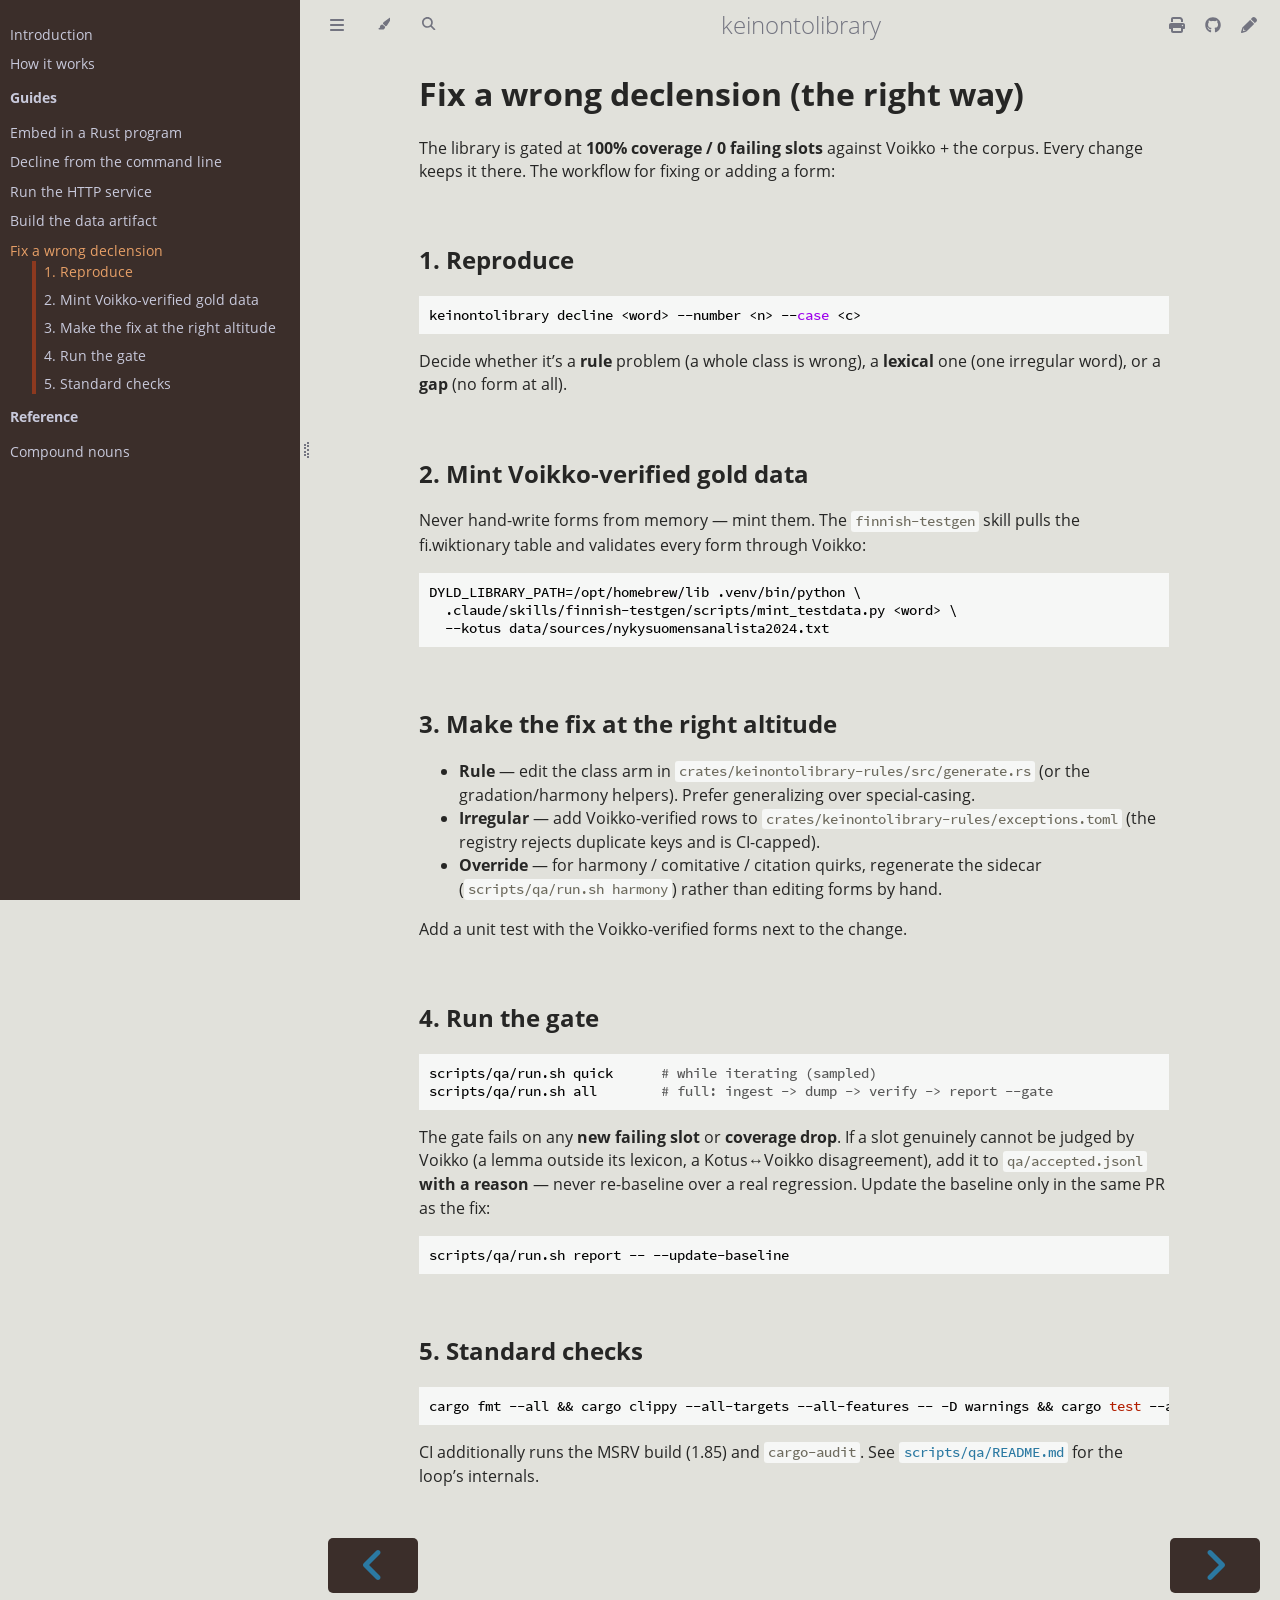
<file: guide/guides/contributing.html>
<!DOCTYPE HTML>
<html lang="en" class="rust sidebar-visible" dir="ltr">
    <head>
        <!-- Book generated using mdBook -->
        <meta charset="UTF-8">
        <title>Fix a wrong declension - keinontolibrary</title>


        <!-- Custom HTML head -->
        <script defer data-site-id="a12f68fd-193f-44a9-b839-1a7c02876d1c" src="https://glyphex.io/tracker.js"></script>

        <meta name="description" content="Guides for keinontolibrary — a Rust library that declines Finnish nouns.">
        <meta name="viewport" content="width=device-width, initial-scale=1">
        <meta name="theme-color" content="#ffffff">

        <link rel="icon" href="../favicon-de23e50b.svg">
        <link rel="shortcut icon" href="../favicon-8114d1fc.png">
        <link rel="stylesheet" href="../css/variables-8adf115d.css">
        <link rel="stylesheet" href="../css/general-0392ca55.css">
        <link rel="stylesheet" href="../css/chrome-fc474251.css">
        <link rel="stylesheet" href="../css/print-9e4910d8.css" media="print">

        <!-- Fonts -->
        <link rel="stylesheet" href="../fonts/fonts-9644e21d.css">

        <!-- Highlight.js Stylesheets -->
        <link rel="stylesheet" id="mdbook-highlight-css" href="../highlight-493f70e1.css">
        <link rel="stylesheet" id="mdbook-tomorrow-night-css" href="../tomorrow-night-4c0ae647.css">
        <link rel="stylesheet" id="mdbook-ayu-highlight-css" href="../ayu-highlight-3fdfc3ac.css">

        <!-- Custom theme stylesheets -->


        <!-- Provide site root and default themes to javascript -->
        <script>
            const path_to_root = "../";
            const default_light_theme = "rust";
            const default_dark_theme = "ayu";
            window.path_to_searchindex_js = "../searchindex-e9732ece.js";
        </script>
        <!-- Start loading toc.js asap -->
        <script src="../toc-b54f4d2a.js"></script>
    </head>
    <body>
    <div id="mdbook-help-container">
        <div id="mdbook-help-popup">
            <h2 class="mdbook-help-title">Keyboard shortcuts</h2>
            <div>
                <p>Press <kbd>←</kbd> or <kbd>→</kbd> to navigate between chapters</p>
                <p>Press <kbd>S</kbd> or <kbd>/</kbd> to search in the book</p>
                <p>Press <kbd>?</kbd> to show this help</p>
                <p>Press <kbd>Esc</kbd> to hide this help</p>
            </div>
        </div>
    </div>
    <div id="mdbook-body-container">
        <!-- Work around some values being stored in localStorage wrapped in quotes -->
        <script>
            try {
                let theme = localStorage.getItem('mdbook-theme');
                let sidebar = localStorage.getItem('mdbook-sidebar');

                if (theme.startsWith('"') && theme.endsWith('"')) {
                    localStorage.setItem('mdbook-theme', theme.slice(1, theme.length - 1));
                }

                if (sidebar.startsWith('"') && sidebar.endsWith('"')) {
                    localStorage.setItem('mdbook-sidebar', sidebar.slice(1, sidebar.length - 1));
                }
            } catch (e) { }
        </script>

        <!-- Set the theme before any content is loaded, prevents flash -->
        <script>
            const default_theme = window.matchMedia("(prefers-color-scheme: dark)").matches ? default_dark_theme : default_light_theme;
            let theme;
            try { theme = localStorage.getItem('mdbook-theme'); } catch(e) { }
            if (theme === null || theme === undefined) { theme = default_theme; }
            const html = document.documentElement;
            html.classList.remove('rust')
            html.classList.add(theme);
            html.classList.add("js");
        </script>

        <input type="checkbox" id="mdbook-sidebar-toggle-anchor" class="hidden">

        <!-- Hide / unhide sidebar before it is displayed -->
        <script>
            let sidebar = null;
            const sidebar_toggle = document.getElementById("mdbook-sidebar-toggle-anchor");
            if (document.body.clientWidth >= 1080) {
                try { sidebar = localStorage.getItem('mdbook-sidebar'); } catch(e) { }
                sidebar = sidebar || 'visible';
            } else {
                sidebar = 'hidden';
                sidebar_toggle.checked = false;
            }
            if (sidebar === 'visible') {
                sidebar_toggle.checked = true;
            } else {
                html.classList.remove('sidebar-visible');
            }
        </script>

        <nav id="mdbook-sidebar" class="sidebar" aria-label="Table of contents">
            <!-- populated by js -->
            <mdbook-sidebar-scrollbox class="sidebar-scrollbox"></mdbook-sidebar-scrollbox>
            <noscript>
                <iframe class="sidebar-iframe-outer" src="../toc.html"></iframe>
            </noscript>
            <div id="mdbook-sidebar-resize-handle" class="sidebar-resize-handle">
                <div class="sidebar-resize-indicator"></div>
            </div>
        </nav>

        <div id="mdbook-page-wrapper" class="page-wrapper">

            <div class="page">
                <div id="mdbook-menu-bar-hover-placeholder"></div>
                <div id="mdbook-menu-bar" class="menu-bar sticky">
                    <div class="left-buttons">
                        <label id="mdbook-sidebar-toggle" class="icon-button" for="mdbook-sidebar-toggle-anchor" title="Toggle Table of Contents" aria-label="Toggle Table of Contents" aria-controls="mdbook-sidebar">
                            <span class=fa-svg><svg xmlns="http://www.w3.org/2000/svg" viewBox="0 0 448 512"><!--! Font Awesome Free 6.2.0 by @fontawesome - https://fontawesome.com License - https://fontawesome.com/license/free (Icons: CC BY 4.0, Fonts: SIL OFL 1.1, Code: MIT License) Copyright 2022 Fonticons, Inc. --><path d="M0 96C0 78.3 14.3 64 32 64H416c17.7 0 32 14.3 32 32s-14.3 32-32 32H32C14.3 128 0 113.7 0 96zM0 256c0-17.7 14.3-32 32-32H416c17.7 0 32 14.3 32 32s-14.3 32-32 32H32c-17.7 0-32-14.3-32-32zM448 416c0 17.7-14.3 32-32 32H32c-17.7 0-32-14.3-32-32s14.3-32 32-32H416c17.7 0 32 14.3 32 32z"/></svg></span>
                        </label>
                        <button id="mdbook-theme-toggle" class="icon-button" type="button" title="Change theme" aria-label="Change theme" aria-haspopup="true" aria-expanded="false" aria-controls="mdbook-theme-list">
                            <span class=fa-svg><svg xmlns="http://www.w3.org/2000/svg" viewBox="0 0 576 512"><!--! Font Awesome Free 6.2.0 by @fontawesome - https://fontawesome.com License - https://fontawesome.com/license/free (Icons: CC BY 4.0, Fonts: SIL OFL 1.1, Code: MIT License) Copyright 2022 Fonticons, Inc. --><path d="M371.3 367.1c27.3-3.9 51.9-19.4 67.2-42.9L600.2 74.1c12.6-19.5 9.4-45.3-7.6-61.2S549.7-4.4 531.1 9.6L294.4 187.2c-24 18-38.2 46.1-38.4 76.1L371.3 367.1zm-19.6 25.4l-116-104.4C175.9 290.3 128 339.6 128 400c0 3.9 .2 7.8 .6 11.6c1.8 17.5-10.2 36.4-27.8 36.4H96c-17.7 0-32 14.3-32 32s14.3 32 32 32H240c61.9 0 112-50.1 112-112c0-2.5-.1-5-.2-7.5z"/></svg></span>
                        </button>
                        <ul id="mdbook-theme-list" class="theme-popup" aria-label="Themes" role="menu">
                            <li role="none"><button role="menuitem" class="theme" id="mdbook-theme-default_theme">Auto</button></li>
                            <li role="none"><button role="menuitem" class="theme" id="mdbook-theme-light">Light</button></li>
                            <li role="none"><button role="menuitem" class="theme" id="mdbook-theme-rust">Rust</button></li>
                            <li role="none"><button role="menuitem" class="theme" id="mdbook-theme-coal">Coal</button></li>
                            <li role="none"><button role="menuitem" class="theme" id="mdbook-theme-navy">Navy</button></li>
                            <li role="none"><button role="menuitem" class="theme" id="mdbook-theme-ayu">Ayu</button></li>
                        </ul>
                        <button id="mdbook-search-toggle" class="icon-button" type="button" title="Search (`/`)" aria-label="Toggle Searchbar" aria-expanded="false" aria-keyshortcuts="/ s" aria-controls="mdbook-searchbar">
                            <span class=fa-svg><svg xmlns="http://www.w3.org/2000/svg" viewBox="0 0 512 512"><!--! Font Awesome Free 6.2.0 by @fontawesome - https://fontawesome.com License - https://fontawesome.com/license/free (Icons: CC BY 4.0, Fonts: SIL OFL 1.1, Code: MIT License) Copyright 2022 Fonticons, Inc. --><path d="M416 208c0 45.9-14.9 88.3-40 122.7L502.6 457.4c12.5 12.5 12.5 32.8 0 45.3s-32.8 12.5-45.3 0L330.7 376c-34.4 25.2-76.8 40-122.7 40C93.1 416 0 322.9 0 208S93.1 0 208 0S416 93.1 416 208zM208 352c79.5 0 144-64.5 144-144s-64.5-144-144-144S64 128.5 64 208s64.5 144 144 144z"/></svg></span>
                        </button>
                    </div>

                    <h1 class="menu-title">keinontolibrary</h1>

                    <div class="right-buttons">
                        <a href="../print.html" title="Print this book" aria-label="Print this book">
                            <span class=fa-svg id="print-button"><svg xmlns="http://www.w3.org/2000/svg" viewBox="0 0 512 512"><!--! Font Awesome Free 6.2.0 by @fontawesome - https://fontawesome.com License - https://fontawesome.com/license/free (Icons: CC BY 4.0, Fonts: SIL OFL 1.1, Code: MIT License) Copyright 2022 Fonticons, Inc. --><path d="M128 0C92.7 0 64 28.7 64 64v96h64V64H354.7L384 93.3V160h64V93.3c0-17-6.7-33.3-18.7-45.3L400 18.7C388 6.7 371.7 0 354.7 0H128zM384 352v32 64H128V384 368 352H384zm64 32h32c17.7 0 32-14.3 32-32V256c0-35.3-28.7-64-64-64H64c-35.3 0-64 28.7-64 64v96c0 17.7 14.3 32 32 32H64v64c0 35.3 28.7 64 64 64H384c35.3 0 64-28.7 64-64V384zm-16-88c-13.3 0-24-10.7-24-24s10.7-24 24-24s24 10.7 24 24s-10.7 24-24 24z"/></svg></span>
                        </a>
                        <a href="https://github.com/timokoola/keinontolibrary" title="Git repository" aria-label="Git repository">
                            <span class=fa-svg><svg xmlns="http://www.w3.org/2000/svg" viewBox="0 0 496 512"><!--! Font Awesome Free 6.2.0 by @fontawesome - https://fontawesome.com License - https://fontawesome.com/license/free (Icons: CC BY 4.0, Fonts: SIL OFL 1.1, Code: MIT License) Copyright 2022 Fonticons, Inc. --><path d="M165.9 397.4c0 2-2.3 3.6-5.2 3.6-3.3.3-5.6-1.3-5.6-3.6 0-2 2.3-3.6 5.2-3.6 3-.3 5.6 1.3 5.6 3.6zm-31.1-4.5c-.7 2 1.3 4.3 4.3 4.9 2.6 1 5.6 0 6.2-2s-1.3-4.3-4.3-5.2c-2.6-.7-5.5.3-6.2 2.3zm44.2-1.7c-2.9.7-4.9 2.6-4.6 4.9.3 2 2.9 3.3 5.9 2.6 2.9-.7 4.9-2.6 4.6-4.6-.3-1.9-3-3.2-5.9-2.9zM244.8 8C106.1 8 0 113.3 0 252c0 110.9 69.8 205.8 169.5 239.2 12.8 2.3 17.3-5.6 17.3-12.1 0-6.2-.3-40.4-.3-61.4 0 0-70 15-84.7-29.8 0 0-11.4-29.1-27.8-36.6 0 0-22.9-15.7 1.6-15.4 0 0 24.9 2 38.6 25.8 21.9 38.6 58.6 27.5 72.9 20.9 2.3-16 8.8-27.1 16-33.7-55.9-6.2-112.3-14.3-112.3-110.5 0-27.5 7.6-41.3 23.6-58.9-2.6-6.5-11.1-33.3 2.6-67.9 20.9-6.5 69 27 69 27 20-5.6 41.5-8.5 62.8-8.5s42.8 2.9 62.8 8.5c0 0 48.1-33.6 69-27 13.7 34.7 5.2 61.4 2.6 67.9 16 17.7 25.8 31.5 25.8 58.9 0 96.5-58.9 104.2-114.8 110.5 9.2 7.9 17 22.9 17 46.4 0 33.7-.3 75.4-.3 83.6 0 6.5 4.6 14.4 17.3 12.1C428.2 457.8 496 362.9 496 252 496 113.3 383.5 8 244.8 8zM97.2 352.9c-1.3 1-1 3.3.7 5.2 1.6 1.6 3.9 2.3 5.2 1 1.3-1 1-3.3-.7-5.2-1.6-1.6-3.9-2.3-5.2-1zm-10.8-8.1c-.7 1.3.3 2.9 2.3 3.9 1.6 1 3.6.7 4.3-.7.7-1.3-.3-2.9-2.3-3.9-2-.6-3.6-.3-4.3.7zm32.4 35.6c-1.6 1.3-1 4.3 1.3 6.2 2.3 2.3 5.2 2.6 6.5 1 1.3-1.3.7-4.3-1.3-6.2-2.2-2.3-5.2-2.6-6.5-1zm-11.4-14.7c-1.6 1-1.6 3.6 0 5.9 1.6 2.3 4.3 3.3 5.6 2.3 1.6-1.3 1.6-3.9 0-6.2-1.4-2.3-4-3.3-5.6-2z"/></svg></span>
                        </a>
                        <a href="https://github.com/timokoola/keinontolibrary/edit/main/docs/./guides/contributing.md" title="Suggest an edit" aria-label="Suggest an edit" rel="edit">
                            <span class=fa-svg id="git-edit-button"><svg xmlns="http://www.w3.org/2000/svg" viewBox="0 0 512 512"><!--! Font Awesome Free 6.2.0 by @fontawesome - https://fontawesome.com License - https://fontawesome.com/license/free (Icons: CC BY 4.0, Fonts: SIL OFL 1.1, Code: MIT License) Copyright 2022 Fonticons, Inc. --><path d="M421.7 220.3l-11.3 11.3-22.6 22.6-205 205c-6.6 6.6-14.8 11.5-23.8 14.1L30.8 511c-8.4 2.5-17.5 .2-23.7-6.1S-1.5 489.7 1 481.2L38.7 353.1c2.6-9 7.5-17.2 14.1-23.8l205-205 22.6-22.6 11.3-11.3 33.9 33.9 62.1 62.1 33.9 33.9zM96 353.9l-9.3 9.3c-.9 .9-1.6 2.1-2 3.4l-25.3 86 86-25.3c1.3-.4 2.5-1.1 3.4-2l9.3-9.3H112c-8.8 0-16-7.2-16-16V353.9zM453.3 19.3l39.4 39.4c25 25 25 65.5 0 90.5l-14.5 14.5-22.6 22.6-11.3 11.3-33.9-33.9-62.1-62.1L314.3 67.7l11.3-11.3 22.6-22.6 14.5-14.5c25-25 65.5-25 90.5 0z"/></svg></span>
                        </a>

                    </div>
                </div>

                <div id="mdbook-search-wrapper" class="hidden">
                    <form id="mdbook-searchbar-outer" class="searchbar-outer">
                        <div class="search-wrapper">
                            <input type="search" id="mdbook-searchbar" name="searchbar" placeholder="Search this book ..." aria-controls="mdbook-searchresults-outer" aria-describedby="searchresults-header">
                            <div class="spinner-wrapper">
                                <span class=fa-svg id="fa-spin"><svg xmlns="http://www.w3.org/2000/svg" viewBox="0 0 512 512"><!--! Font Awesome Free 6.2.0 by @fontawesome - https://fontawesome.com License - https://fontawesome.com/license/free (Icons: CC BY 4.0, Fonts: SIL OFL 1.1, Code: MIT License) Copyright 2022 Fonticons, Inc. --><path d="M304 48c0-26.5-21.5-48-48-48s-48 21.5-48 48s21.5 48 48 48s48-21.5 48-48zm0 416c0-26.5-21.5-48-48-48s-48 21.5-48 48s21.5 48 48 48s48-21.5 48-48zM48 304c26.5 0 48-21.5 48-48s-21.5-48-48-48s-48 21.5-48 48s21.5 48 48 48zm464-48c0-26.5-21.5-48-48-48s-48 21.5-48 48s21.5 48 48 48s48-21.5 48-48zM142.9 437c18.7-18.7 18.7-49.1 0-67.9s-49.1-18.7-67.9 0s-18.7 49.1 0 67.9s49.1 18.7 67.9 0zm0-294.2c18.7-18.7 18.7-49.1 0-67.9S93.7 56.2 75 75s-18.7 49.1 0 67.9s49.1 18.7 67.9 0zM369.1 437c18.7 18.7 49.1 18.7 67.9 0s18.7-49.1 0-67.9s-49.1-18.7-67.9 0s-18.7 49.1 0 67.9z"/></svg></span>
                            </div>
                        </div>
                    </form>
                    <div id="mdbook-searchresults-outer" class="searchresults-outer hidden">
                        <div id="mdbook-searchresults-header" class="searchresults-header"></div>
                        <ul id="mdbook-searchresults">
                        </ul>
                    </div>
                </div>

                <!-- Apply ARIA attributes after the sidebar and the sidebar toggle button are added to the DOM -->
                <script>
                    document.getElementById('mdbook-sidebar-toggle').setAttribute('aria-expanded', sidebar === 'visible');
                    document.getElementById('mdbook-sidebar').setAttribute('aria-hidden', sidebar !== 'visible');
                    Array.from(document.querySelectorAll('#mdbook-sidebar a')).forEach(function(link) {
                        link.setAttribute('tabIndex', sidebar === 'visible' ? 0 : -1);
                    });
                </script>

                <div id="mdbook-content" class="content">
                    <main>
                        <h1 id="fix-a-wrong-declension-the-right-way"><a class="header" href="#fix-a-wrong-declension-the-right-way">Fix a wrong declension (the right way)</a></h1>
<p>The library is gated at <strong>100% coverage / 0 failing slots</strong> against Voikko + the corpus.
Every change keeps it there. The workflow for fixing or adding a form:</p>
<h2 id="1-reproduce"><a class="header" href="#1-reproduce">1. Reproduce</a></h2>
<pre><code class="language-sh">keinontolibrary decline &lt;word&gt; --number &lt;n&gt; --case &lt;c&gt;
</code></pre>
<p>Decide whether it’s a <strong>rule</strong> problem (a whole class is wrong), a <strong>lexical</strong> one (one
irregular word), or a <strong>gap</strong> (no form at all).</p>
<h2 id="2-mint-voikko-verified-gold-data"><a class="header" href="#2-mint-voikko-verified-gold-data">2. Mint Voikko-verified gold data</a></h2>
<p>Never hand-write forms from memory — mint them. The <code>finnish-testgen</code> skill pulls the
fi.wiktionary table and validates every form through Voikko:</p>
<pre><code class="language-sh">DYLD_LIBRARY_PATH=/opt/homebrew/lib .venv/bin/python \
  .claude/skills/finnish-testgen/scripts/mint_testdata.py &lt;word&gt; \
  --kotus data/sources/nykysuomensanalista2024.txt
</code></pre>
<h2 id="3-make-the-fix-at-the-right-altitude"><a class="header" href="#3-make-the-fix-at-the-right-altitude">3. Make the fix at the right altitude</a></h2>
<ul>
<li><strong>Rule</strong> — edit the class arm in <code>crates/keinontolibrary-rules/src/generate.rs</code> (or the
gradation/harmony helpers). Prefer generalizing over special-casing.</li>
<li><strong>Irregular</strong> — add Voikko-verified rows to <code>crates/keinontolibrary-rules/exceptions.toml</code>
(the registry rejects duplicate keys and is CI-capped).</li>
<li><strong>Override</strong> — for harmony / comitative / citation quirks, regenerate the sidecar
(<code>scripts/qa/run.sh harmony</code>) rather than editing forms by hand.</li>
</ul>
<p>Add a unit test with the Voikko-verified forms next to the change.</p>
<h2 id="4-run-the-gate"><a class="header" href="#4-run-the-gate">4. Run the gate</a></h2>
<pre><code class="language-sh">scripts/qa/run.sh quick      # while iterating (sampled)
scripts/qa/run.sh all        # full: ingest -&gt; dump -&gt; verify -&gt; report --gate
</code></pre>
<p>The gate fails on any <strong>new failing slot</strong> or <strong>coverage drop</strong>. If a slot genuinely
cannot be judged by Voikko (a lemma outside its lexicon, a Kotus↔Voikko disagreement),
add it to <code>qa/accepted.jsonl</code> <strong>with a reason</strong> — never re-baseline over a real
regression. Update the baseline only in the same PR as the fix:</p>
<pre><code class="language-sh">scripts/qa/run.sh report -- --update-baseline
</code></pre>
<h2 id="5-standard-checks"><a class="header" href="#5-standard-checks">5. Standard checks</a></h2>
<pre><code class="language-sh">cargo fmt --all &amp;&amp; cargo clippy --all-targets --all-features -- -D warnings &amp;&amp; cargo test --all-features
</code></pre>
<p>CI additionally runs the MSRV build (1.85) and <code>cargo-audit</code>. See
<a href="../../scripts/qa/README.html"><code>scripts/qa/README.md</code></a> for the loop’s internals.</p>

                    </main>

                    <nav class="nav-wrapper" aria-label="Page navigation">
                        <!-- Mobile navigation buttons -->
                            <a rel="prev" href="../guides/build-artifact.html" class="mobile-nav-chapters previous" title="Previous chapter" aria-label="Previous chapter" aria-keyshortcuts="Left">
                                <span class=fa-svg><svg xmlns="http://www.w3.org/2000/svg" viewBox="0 0 320 512"><!--! Font Awesome Free 6.2.0 by @fontawesome - https://fontawesome.com License - https://fontawesome.com/license/free (Icons: CC BY 4.0, Fonts: SIL OFL 1.1, Code: MIT License) Copyright 2022 Fonticons, Inc. --><path d="M41.4 233.4c-12.5 12.5-12.5 32.8 0 45.3l160 160c12.5 12.5 32.8 12.5 45.3 0s12.5-32.8 0-45.3L109.3 256 246.6 118.6c12.5-12.5 12.5-32.8 0-45.3s-32.8-12.5-45.3 0l-160 160z"/></svg></span>
                            </a>

                            <a rel="next prefetch" href="../compound-nouns.html" class="mobile-nav-chapters next" title="Next chapter" aria-label="Next chapter" aria-keyshortcuts="Right">
                                <span class=fa-svg><svg xmlns="http://www.w3.org/2000/svg" viewBox="0 0 320 512"><!--! Font Awesome Free 6.2.0 by @fontawesome - https://fontawesome.com License - https://fontawesome.com/license/free (Icons: CC BY 4.0, Fonts: SIL OFL 1.1, Code: MIT License) Copyright 2022 Fonticons, Inc. --><path d="M278.6 233.4c12.5 12.5 12.5 32.8 0 45.3l-160 160c-12.5 12.5-32.8 12.5-45.3 0s-12.5-32.8 0-45.3L210.7 256 73.4 118.6c-12.5-12.5-12.5-32.8 0-45.3s32.8-12.5 45.3 0l160 160z"/></svg></span>
                            </a>

                        <div style="clear: both"></div>
                    </nav>
                </div>
            </div>

            <nav class="nav-wide-wrapper" aria-label="Page navigation">
                    <a rel="prev" href="../guides/build-artifact.html" class="nav-chapters previous" title="Previous chapter" aria-label="Previous chapter" aria-keyshortcuts="Left">
                        <span class=fa-svg><svg xmlns="http://www.w3.org/2000/svg" viewBox="0 0 320 512"><!--! Font Awesome Free 6.2.0 by @fontawesome - https://fontawesome.com License - https://fontawesome.com/license/free (Icons: CC BY 4.0, Fonts: SIL OFL 1.1, Code: MIT License) Copyright 2022 Fonticons, Inc. --><path d="M41.4 233.4c-12.5 12.5-12.5 32.8 0 45.3l160 160c12.5 12.5 32.8 12.5 45.3 0s12.5-32.8 0-45.3L109.3 256 246.6 118.6c12.5-12.5 12.5-32.8 0-45.3s-32.8-12.5-45.3 0l-160 160z"/></svg></span>
                    </a>

                    <a rel="next prefetch" href="../compound-nouns.html" class="nav-chapters next" title="Next chapter" aria-label="Next chapter" aria-keyshortcuts="Right">
                        <span class=fa-svg><svg xmlns="http://www.w3.org/2000/svg" viewBox="0 0 320 512"><!--! Font Awesome Free 6.2.0 by @fontawesome - https://fontawesome.com License - https://fontawesome.com/license/free (Icons: CC BY 4.0, Fonts: SIL OFL 1.1, Code: MIT License) Copyright 2022 Fonticons, Inc. --><path d="M278.6 233.4c12.5 12.5 12.5 32.8 0 45.3l-160 160c-12.5 12.5-32.8 12.5-45.3 0s-12.5-32.8 0-45.3L210.7 256 73.4 118.6c-12.5-12.5-12.5-32.8 0-45.3s32.8-12.5 45.3 0l160 160z"/></svg></span>
                    </a>
            </nav>

        </div>

        <template id=fa-eye><span class=fa-svg><svg xmlns="http://www.w3.org/2000/svg" viewBox="0 0 576 512"><!--! Font Awesome Free 6.2.0 by @fontawesome - https://fontawesome.com License - https://fontawesome.com/license/free (Icons: CC BY 4.0, Fonts: SIL OFL 1.1, Code: MIT License) Copyright 2022 Fonticons, Inc. --><path d="M288 32c-80.8 0-145.5 36.8-192.6 80.6C48.6 156 17.3 208 2.5 243.7c-3.3 7.9-3.3 16.7 0 24.6C17.3 304 48.6 356 95.4 399.4C142.5 443.2 207.2 480 288 480s145.5-36.8 192.6-80.6c46.8-43.5 78.1-95.4 93-131.1c3.3-7.9 3.3-16.7 0-24.6c-14.9-35.7-46.2-87.7-93-131.1C433.5 68.8 368.8 32 288 32zM432 256c0 79.5-64.5 144-144 144s-144-64.5-144-144s64.5-144 144-144s144 64.5 144 144zM288 192c0 35.3-28.7 64-64 64c-11.5 0-22.3-3-31.6-8.4c-.2 2.8-.4 5.5-.4 8.4c0 53 43 96 96 96s96-43 96-96s-43-96-96-96c-2.8 0-5.6 .1-8.4 .4c5.3 9.3 8.4 20.1 8.4 31.6z"/></svg></span></template>
        <template id=fa-eye-slash><span class=fa-svg><svg xmlns="http://www.w3.org/2000/svg" viewBox="0 0 640 512"><!--! Font Awesome Free 6.2.0 by @fontawesome - https://fontawesome.com License - https://fontawesome.com/license/free (Icons: CC BY 4.0, Fonts: SIL OFL 1.1, Code: MIT License) Copyright 2022 Fonticons, Inc. --><path d="M38.8 5.1C28.4-3.1 13.3-1.2 5.1 9.2S-1.2 34.7 9.2 42.9l592 464c10.4 8.2 25.5 6.3 33.7-4.1s6.3-25.5-4.1-33.7L525.6 386.7c39.6-40.6 66.4-86.1 79.9-118.4c3.3-7.9 3.3-16.7 0-24.6c-14.9-35.7-46.2-87.7-93-131.1C465.5 68.8 400.8 32 320 32c-68.2 0-125 26.3-169.3 60.8L38.8 5.1zM223.1 149.5C248.6 126.2 282.7 112 320 112c79.5 0 144 64.5 144 144c0 24.9-6.3 48.3-17.4 68.7L408 294.5c5.2-11.8 8-24.8 8-38.5c0-53-43-96-96-96c-2.8 0-5.6 .1-8.4 .4c5.3 9.3 8.4 20.1 8.4 31.6c0 10.2-2.4 19.8-6.6 28.3l-90.3-70.8zm223.1 298L373 389.9c-16.4 6.5-34.3 10.1-53 10.1c-79.5 0-144-64.5-144-144c0-6.9 .5-13.6 1.4-20.2L83.1 161.5C60.3 191.2 44 220.8 34.5 243.7c-3.3 7.9-3.3 16.7 0 24.6c14.9 35.7 46.2 87.7 93 131.1C174.5 443.2 239.2 480 320 480c47.8 0 89.9-12.9 126.2-32.5z"/></svg></span></template>
        <template id=fa-copy><span class=fa-svg><svg xmlns="http://www.w3.org/2000/svg" viewBox="0 0 512 512"><!--! Font Awesome Free 6.2.0 by @fontawesome - https://fontawesome.com License - https://fontawesome.com/license/free (Icons: CC BY 4.0, Fonts: SIL OFL 1.1, Code: MIT License) Copyright 2022 Fonticons, Inc. --><path d="M502.6 70.63l-61.25-61.25C435.4 3.371 427.2 0 418.7 0H255.1c-35.35 0-64 28.66-64 64l.0195 256C192 355.4 220.7 384 256 384h192c35.2 0 64-28.8 64-64V93.25C512 84.77 508.6 76.63 502.6 70.63zM464 320c0 8.836-7.164 16-16 16H255.1c-8.838 0-16-7.164-16-16L239.1 64.13c0-8.836 7.164-16 16-16h128L384 96c0 17.67 14.33 32 32 32h47.1V320zM272 448c0 8.836-7.164 16-16 16H63.1c-8.838 0-16-7.164-16-16L47.98 192.1c0-8.836 7.164-16 16-16H160V128H63.99c-35.35 0-64 28.65-64 64l.0098 256C.002 483.3 28.66 512 64 512h192c35.2 0 64-28.8 64-64v-32h-47.1L272 448z"/></svg></span></template>
        <template id=fa-play><span class=fa-svg><svg xmlns="http://www.w3.org/2000/svg" viewBox="0 0 384 512"><!--! Font Awesome Free 6.2.0 by @fontawesome - https://fontawesome.com License - https://fontawesome.com/license/free (Icons: CC BY 4.0, Fonts: SIL OFL 1.1, Code: MIT License) Copyright 2022 Fonticons, Inc. --><path d="M73 39c-14.8-9.1-33.4-9.4-48.5-.9S0 62.6 0 80V432c0 17.4 9.4 33.4 24.5 41.9s33.7 8.1 48.5-.9L361 297c14.3-8.7 23-24.2 23-41s-8.7-32.2-23-41L73 39z"/></svg></span></template>
        <template id=fa-clock-rotate-left><span class=fa-svg><svg xmlns="http://www.w3.org/2000/svg" viewBox="0 0 512 512"><!--! Font Awesome Free 6.2.0 by @fontawesome - https://fontawesome.com License - https://fontawesome.com/license/free (Icons: CC BY 4.0, Fonts: SIL OFL 1.1, Code: MIT License) Copyright 2022 Fonticons, Inc. --><path d="M75 75L41 41C25.9 25.9 0 36.6 0 57.9V168c0 13.3 10.7 24 24 24H134.1c21.4 0 32.1-25.9 17-41l-30.8-30.8C155 85.5 203 64 256 64c106 0 192 86 192 192s-86 192-192 192c-40.8 0-78.6-12.7-109.7-34.4c-14.5-10.1-34.4-6.6-44.6 7.9s-6.6 34.4 7.9 44.6C151.2 495 201.7 512 256 512c141.4 0 256-114.6 256-256S397.4 0 256 0C185.3 0 121.3 28.7 75 75zm181 53c-13.3 0-24 10.7-24 24V256c0 6.4 2.5 12.5 7 17l72 72c9.4 9.4 24.6 9.4 33.9 0s9.4-24.6 0-33.9l-65-65V152c0-13.3-10.7-24-24-24z"/></svg></span></template>



        <script>
            window.playground_copyable = true;
        </script>


        <script src="../elasticlunr-ef4e11c1.min.js"></script>
        <script src="../mark-09e88c2c.min.js"></script>
        <script src="../searcher-09f2665d.js"></script>

        <script src="../clipboard-1626706a.min.js"></script>
        <script src="../highlight-abc7f01d.js"></script>
        <script src="../book-c22b7243.js"></script>

        <!-- Custom JS scripts -->



    </div>
    </body>
</html>
</file>
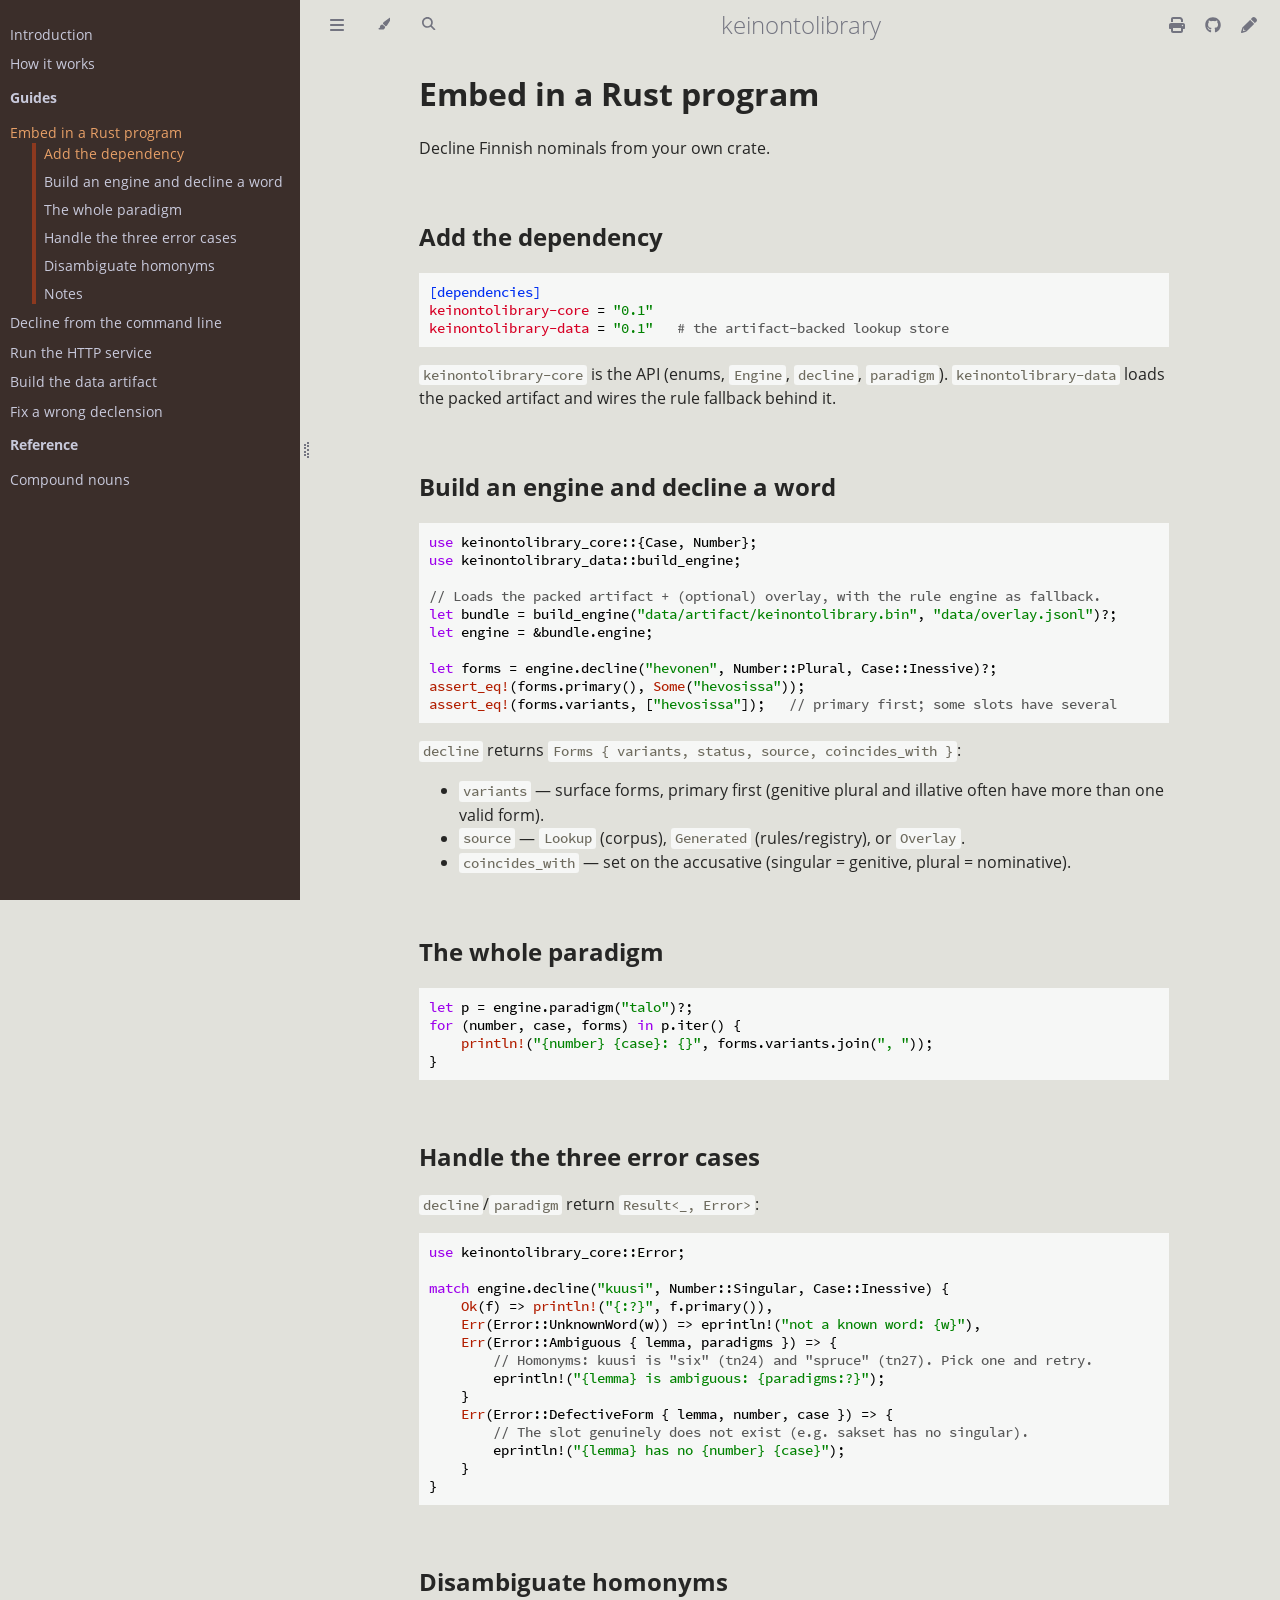
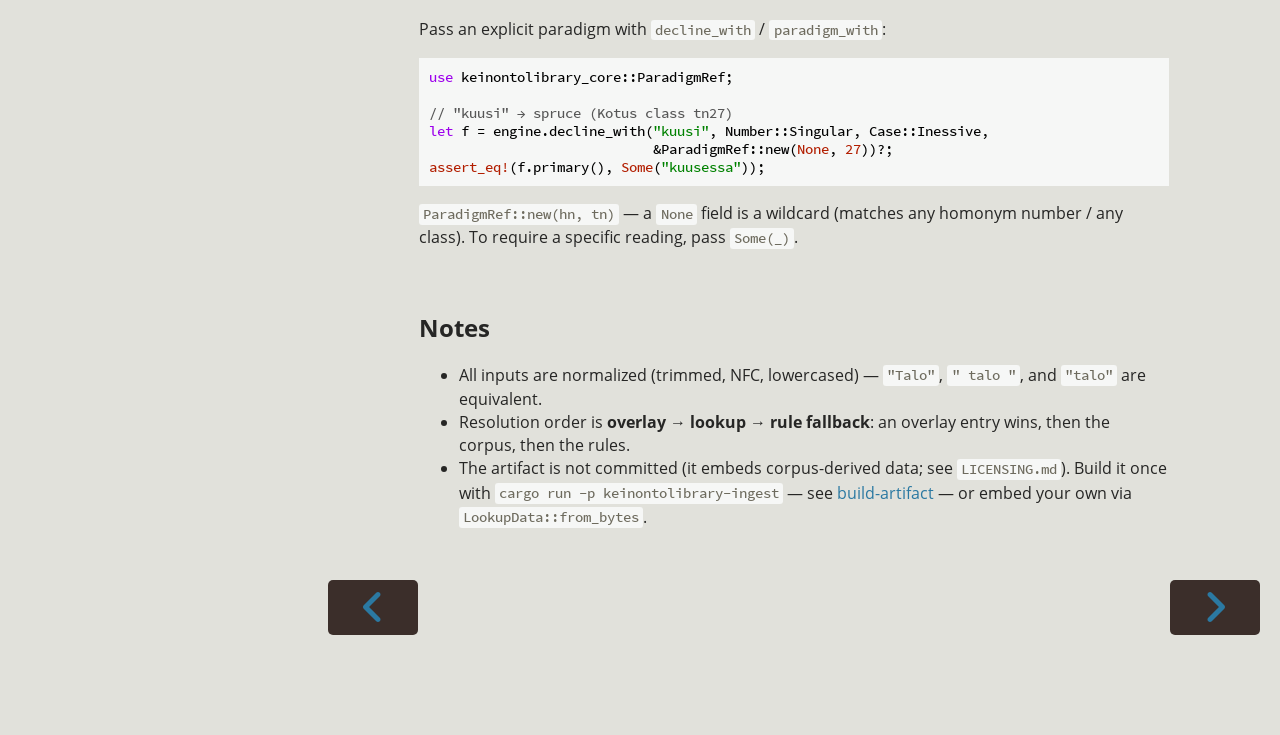
<file: guide/guides/embed-rust.html>
<!DOCTYPE HTML>
<html lang="en" class="rust sidebar-visible" dir="ltr">
    <head>
        <!-- Book generated using mdBook -->
        <meta charset="UTF-8">
        <title>Embed in a Rust program - keinontolibrary</title>


        <!-- Custom HTML head -->
        <script defer data-site-id="a12f68fd-193f-44a9-b839-1a7c02876d1c" src="https://glyphex.io/tracker.js"></script>

        <meta name="description" content="Guides for keinontolibrary — a Rust library that declines Finnish nouns.">
        <meta name="viewport" content="width=device-width, initial-scale=1">
        <meta name="theme-color" content="#ffffff">

        <link rel="icon" href="../favicon-de23e50b.svg">
        <link rel="shortcut icon" href="../favicon-8114d1fc.png">
        <link rel="stylesheet" href="../css/variables-8adf115d.css">
        <link rel="stylesheet" href="../css/general-0392ca55.css">
        <link rel="stylesheet" href="../css/chrome-fc474251.css">
        <link rel="stylesheet" href="../css/print-9e4910d8.css" media="print">

        <!-- Fonts -->
        <link rel="stylesheet" href="../fonts/fonts-9644e21d.css">

        <!-- Highlight.js Stylesheets -->
        <link rel="stylesheet" id="mdbook-highlight-css" href="../highlight-493f70e1.css">
        <link rel="stylesheet" id="mdbook-tomorrow-night-css" href="../tomorrow-night-4c0ae647.css">
        <link rel="stylesheet" id="mdbook-ayu-highlight-css" href="../ayu-highlight-3fdfc3ac.css">

        <!-- Custom theme stylesheets -->


        <!-- Provide site root and default themes to javascript -->
        <script>
            const path_to_root = "../";
            const default_light_theme = "rust";
            const default_dark_theme = "ayu";
            window.path_to_searchindex_js = "../searchindex-e9732ece.js";
        </script>
        <!-- Start loading toc.js asap -->
        <script src="../toc-b54f4d2a.js"></script>
    </head>
    <body>
    <div id="mdbook-help-container">
        <div id="mdbook-help-popup">
            <h2 class="mdbook-help-title">Keyboard shortcuts</h2>
            <div>
                <p>Press <kbd>←</kbd> or <kbd>→</kbd> to navigate between chapters</p>
                <p>Press <kbd>S</kbd> or <kbd>/</kbd> to search in the book</p>
                <p>Press <kbd>?</kbd> to show this help</p>
                <p>Press <kbd>Esc</kbd> to hide this help</p>
            </div>
        </div>
    </div>
    <div id="mdbook-body-container">
        <!-- Work around some values being stored in localStorage wrapped in quotes -->
        <script>
            try {
                let theme = localStorage.getItem('mdbook-theme');
                let sidebar = localStorage.getItem('mdbook-sidebar');

                if (theme.startsWith('"') && theme.endsWith('"')) {
                    localStorage.setItem('mdbook-theme', theme.slice(1, theme.length - 1));
                }

                if (sidebar.startsWith('"') && sidebar.endsWith('"')) {
                    localStorage.setItem('mdbook-sidebar', sidebar.slice(1, sidebar.length - 1));
                }
            } catch (e) { }
        </script>

        <!-- Set the theme before any content is loaded, prevents flash -->
        <script>
            const default_theme = window.matchMedia("(prefers-color-scheme: dark)").matches ? default_dark_theme : default_light_theme;
            let theme;
            try { theme = localStorage.getItem('mdbook-theme'); } catch(e) { }
            if (theme === null || theme === undefined) { theme = default_theme; }
            const html = document.documentElement;
            html.classList.remove('rust')
            html.classList.add(theme);
            html.classList.add("js");
        </script>

        <input type="checkbox" id="mdbook-sidebar-toggle-anchor" class="hidden">

        <!-- Hide / unhide sidebar before it is displayed -->
        <script>
            let sidebar = null;
            const sidebar_toggle = document.getElementById("mdbook-sidebar-toggle-anchor");
            if (document.body.clientWidth >= 1080) {
                try { sidebar = localStorage.getItem('mdbook-sidebar'); } catch(e) { }
                sidebar = sidebar || 'visible';
            } else {
                sidebar = 'hidden';
                sidebar_toggle.checked = false;
            }
            if (sidebar === 'visible') {
                sidebar_toggle.checked = true;
            } else {
                html.classList.remove('sidebar-visible');
            }
        </script>

        <nav id="mdbook-sidebar" class="sidebar" aria-label="Table of contents">
            <!-- populated by js -->
            <mdbook-sidebar-scrollbox class="sidebar-scrollbox"></mdbook-sidebar-scrollbox>
            <noscript>
                <iframe class="sidebar-iframe-outer" src="../toc.html"></iframe>
            </noscript>
            <div id="mdbook-sidebar-resize-handle" class="sidebar-resize-handle">
                <div class="sidebar-resize-indicator"></div>
            </div>
        </nav>

        <div id="mdbook-page-wrapper" class="page-wrapper">

            <div class="page">
                <div id="mdbook-menu-bar-hover-placeholder"></div>
                <div id="mdbook-menu-bar" class="menu-bar sticky">
                    <div class="left-buttons">
                        <label id="mdbook-sidebar-toggle" class="icon-button" for="mdbook-sidebar-toggle-anchor" title="Toggle Table of Contents" aria-label="Toggle Table of Contents" aria-controls="mdbook-sidebar">
                            <span class=fa-svg><svg xmlns="http://www.w3.org/2000/svg" viewBox="0 0 448 512"><!--! Font Awesome Free 6.2.0 by @fontawesome - https://fontawesome.com License - https://fontawesome.com/license/free (Icons: CC BY 4.0, Fonts: SIL OFL 1.1, Code: MIT License) Copyright 2022 Fonticons, Inc. --><path d="M0 96C0 78.3 14.3 64 32 64H416c17.7 0 32 14.3 32 32s-14.3 32-32 32H32C14.3 128 0 113.7 0 96zM0 256c0-17.7 14.3-32 32-32H416c17.7 0 32 14.3 32 32s-14.3 32-32 32H32c-17.7 0-32-14.3-32-32zM448 416c0 17.7-14.3 32-32 32H32c-17.7 0-32-14.3-32-32s14.3-32 32-32H416c17.7 0 32 14.3 32 32z"/></svg></span>
                        </label>
                        <button id="mdbook-theme-toggle" class="icon-button" type="button" title="Change theme" aria-label="Change theme" aria-haspopup="true" aria-expanded="false" aria-controls="mdbook-theme-list">
                            <span class=fa-svg><svg xmlns="http://www.w3.org/2000/svg" viewBox="0 0 576 512"><!--! Font Awesome Free 6.2.0 by @fontawesome - https://fontawesome.com License - https://fontawesome.com/license/free (Icons: CC BY 4.0, Fonts: SIL OFL 1.1, Code: MIT License) Copyright 2022 Fonticons, Inc. --><path d="M371.3 367.1c27.3-3.9 51.9-19.4 67.2-42.9L600.2 74.1c12.6-19.5 9.4-45.3-7.6-61.2S549.7-4.4 531.1 9.6L294.4 187.2c-24 18-38.2 46.1-38.4 76.1L371.3 367.1zm-19.6 25.4l-116-104.4C175.9 290.3 128 339.6 128 400c0 3.9 .2 7.8 .6 11.6c1.8 17.5-10.2 36.4-27.8 36.4H96c-17.7 0-32 14.3-32 32s14.3 32 32 32H240c61.9 0 112-50.1 112-112c0-2.5-.1-5-.2-7.5z"/></svg></span>
                        </button>
                        <ul id="mdbook-theme-list" class="theme-popup" aria-label="Themes" role="menu">
                            <li role="none"><button role="menuitem" class="theme" id="mdbook-theme-default_theme">Auto</button></li>
                            <li role="none"><button role="menuitem" class="theme" id="mdbook-theme-light">Light</button></li>
                            <li role="none"><button role="menuitem" class="theme" id="mdbook-theme-rust">Rust</button></li>
                            <li role="none"><button role="menuitem" class="theme" id="mdbook-theme-coal">Coal</button></li>
                            <li role="none"><button role="menuitem" class="theme" id="mdbook-theme-navy">Navy</button></li>
                            <li role="none"><button role="menuitem" class="theme" id="mdbook-theme-ayu">Ayu</button></li>
                        </ul>
                        <button id="mdbook-search-toggle" class="icon-button" type="button" title="Search (`/`)" aria-label="Toggle Searchbar" aria-expanded="false" aria-keyshortcuts="/ s" aria-controls="mdbook-searchbar">
                            <span class=fa-svg><svg xmlns="http://www.w3.org/2000/svg" viewBox="0 0 512 512"><!--! Font Awesome Free 6.2.0 by @fontawesome - https://fontawesome.com License - https://fontawesome.com/license/free (Icons: CC BY 4.0, Fonts: SIL OFL 1.1, Code: MIT License) Copyright 2022 Fonticons, Inc. --><path d="M416 208c0 45.9-14.9 88.3-40 122.7L502.6 457.4c12.5 12.5 12.5 32.8 0 45.3s-32.8 12.5-45.3 0L330.7 376c-34.4 25.2-76.8 40-122.7 40C93.1 416 0 322.9 0 208S93.1 0 208 0S416 93.1 416 208zM208 352c79.5 0 144-64.5 144-144s-64.5-144-144-144S64 128.5 64 208s64.5 144 144 144z"/></svg></span>
                        </button>
                    </div>

                    <h1 class="menu-title">keinontolibrary</h1>

                    <div class="right-buttons">
                        <a href="../print.html" title="Print this book" aria-label="Print this book">
                            <span class=fa-svg id="print-button"><svg xmlns="http://www.w3.org/2000/svg" viewBox="0 0 512 512"><!--! Font Awesome Free 6.2.0 by @fontawesome - https://fontawesome.com License - https://fontawesome.com/license/free (Icons: CC BY 4.0, Fonts: SIL OFL 1.1, Code: MIT License) Copyright 2022 Fonticons, Inc. --><path d="M128 0C92.7 0 64 28.7 64 64v96h64V64H354.7L384 93.3V160h64V93.3c0-17-6.7-33.3-18.7-45.3L400 18.7C388 6.7 371.7 0 354.7 0H128zM384 352v32 64H128V384 368 352H384zm64 32h32c17.7 0 32-14.3 32-32V256c0-35.3-28.7-64-64-64H64c-35.3 0-64 28.7-64 64v96c0 17.7 14.3 32 32 32H64v64c0 35.3 28.7 64 64 64H384c35.3 0 64-28.7 64-64V384zm-16-88c-13.3 0-24-10.7-24-24s10.7-24 24-24s24 10.7 24 24s-10.7 24-24 24z"/></svg></span>
                        </a>
                        <a href="https://github.com/timokoola/keinontolibrary" title="Git repository" aria-label="Git repository">
                            <span class=fa-svg><svg xmlns="http://www.w3.org/2000/svg" viewBox="0 0 496 512"><!--! Font Awesome Free 6.2.0 by @fontawesome - https://fontawesome.com License - https://fontawesome.com/license/free (Icons: CC BY 4.0, Fonts: SIL OFL 1.1, Code: MIT License) Copyright 2022 Fonticons, Inc. --><path d="M165.9 397.4c0 2-2.3 3.6-5.2 3.6-3.3.3-5.6-1.3-5.6-3.6 0-2 2.3-3.6 5.2-3.6 3-.3 5.6 1.3 5.6 3.6zm-31.1-4.5c-.7 2 1.3 4.3 4.3 4.9 2.6 1 5.6 0 6.2-2s-1.3-4.3-4.3-5.2c-2.6-.7-5.5.3-6.2 2.3zm44.2-1.7c-2.9.7-4.9 2.6-4.6 4.9.3 2 2.9 3.3 5.9 2.6 2.9-.7 4.9-2.6 4.6-4.6-.3-1.9-3-3.2-5.9-2.9zM244.8 8C106.1 8 0 113.3 0 252c0 110.9 69.8 205.8 169.5 239.2 12.8 2.3 17.3-5.6 17.3-12.1 0-6.2-.3-40.4-.3-61.4 0 0-70 15-84.7-29.8 0 0-11.4-29.1-27.8-36.6 0 0-22.9-15.7 1.6-15.4 0 0 24.9 2 38.6 25.8 21.9 38.6 58.6 27.5 72.9 20.9 2.3-16 8.8-27.1 16-33.7-55.9-6.2-112.3-14.3-112.3-110.5 0-27.5 7.6-41.3 23.6-58.9-2.6-6.5-11.1-33.3 2.6-67.9 20.9-6.5 69 27 69 27 20-5.6 41.5-8.5 62.8-8.5s42.8 2.9 62.8 8.5c0 0 48.1-33.6 69-27 13.7 34.7 5.2 61.4 2.6 67.9 16 17.7 25.8 31.5 25.8 58.9 0 96.5-58.9 104.2-114.8 110.5 9.2 7.9 17 22.9 17 46.4 0 33.7-.3 75.4-.3 83.6 0 6.5 4.6 14.4 17.3 12.1C428.2 457.8 496 362.9 496 252 496 113.3 383.5 8 244.8 8zM97.2 352.9c-1.3 1-1 3.3.7 5.2 1.6 1.6 3.9 2.3 5.2 1 1.3-1 1-3.3-.7-5.2-1.6-1.6-3.9-2.3-5.2-1zm-10.8-8.1c-.7 1.3.3 2.9 2.3 3.9 1.6 1 3.6.7 4.3-.7.7-1.3-.3-2.9-2.3-3.9-2-.6-3.6-.3-4.3.7zm32.4 35.6c-1.6 1.3-1 4.3 1.3 6.2 2.3 2.3 5.2 2.6 6.5 1 1.3-1.3.7-4.3-1.3-6.2-2.2-2.3-5.2-2.6-6.5-1zm-11.4-14.7c-1.6 1-1.6 3.6 0 5.9 1.6 2.3 4.3 3.3 5.6 2.3 1.6-1.3 1.6-3.9 0-6.2-1.4-2.3-4-3.3-5.6-2z"/></svg></span>
                        </a>
                        <a href="https://github.com/timokoola/keinontolibrary/edit/main/docs/./guides/embed-rust.md" title="Suggest an edit" aria-label="Suggest an edit" rel="edit">
                            <span class=fa-svg id="git-edit-button"><svg xmlns="http://www.w3.org/2000/svg" viewBox="0 0 512 512"><!--! Font Awesome Free 6.2.0 by @fontawesome - https://fontawesome.com License - https://fontawesome.com/license/free (Icons: CC BY 4.0, Fonts: SIL OFL 1.1, Code: MIT License) Copyright 2022 Fonticons, Inc. --><path d="M421.7 220.3l-11.3 11.3-22.6 22.6-205 205c-6.6 6.6-14.8 11.5-23.8 14.1L30.8 511c-8.4 2.5-17.5 .2-23.7-6.1S-1.5 489.7 1 481.2L38.7 353.1c2.6-9 7.5-17.2 14.1-23.8l205-205 22.6-22.6 11.3-11.3 33.9 33.9 62.1 62.1 33.9 33.9zM96 353.9l-9.3 9.3c-.9 .9-1.6 2.1-2 3.4l-25.3 86 86-25.3c1.3-.4 2.5-1.1 3.4-2l9.3-9.3H112c-8.8 0-16-7.2-16-16V353.9zM453.3 19.3l39.4 39.4c25 25 25 65.5 0 90.5l-14.5 14.5-22.6 22.6-11.3 11.3-33.9-33.9-62.1-62.1L314.3 67.7l11.3-11.3 22.6-22.6 14.5-14.5c25-25 65.5-25 90.5 0z"/></svg></span>
                        </a>

                    </div>
                </div>

                <div id="mdbook-search-wrapper" class="hidden">
                    <form id="mdbook-searchbar-outer" class="searchbar-outer">
                        <div class="search-wrapper">
                            <input type="search" id="mdbook-searchbar" name="searchbar" placeholder="Search this book ..." aria-controls="mdbook-searchresults-outer" aria-describedby="searchresults-header">
                            <div class="spinner-wrapper">
                                <span class=fa-svg id="fa-spin"><svg xmlns="http://www.w3.org/2000/svg" viewBox="0 0 512 512"><!--! Font Awesome Free 6.2.0 by @fontawesome - https://fontawesome.com License - https://fontawesome.com/license/free (Icons: CC BY 4.0, Fonts: SIL OFL 1.1, Code: MIT License) Copyright 2022 Fonticons, Inc. --><path d="M304 48c0-26.5-21.5-48-48-48s-48 21.5-48 48s21.5 48 48 48s48-21.5 48-48zm0 416c0-26.5-21.5-48-48-48s-48 21.5-48 48s21.5 48 48 48s48-21.5 48-48zM48 304c26.5 0 48-21.5 48-48s-21.5-48-48-48s-48 21.5-48 48s21.5 48 48 48zm464-48c0-26.5-21.5-48-48-48s-48 21.5-48 48s21.5 48 48 48s48-21.5 48-48zM142.9 437c18.7-18.7 18.7-49.1 0-67.9s-49.1-18.7-67.9 0s-18.7 49.1 0 67.9s49.1 18.7 67.9 0zm0-294.2c18.7-18.7 18.7-49.1 0-67.9S93.7 56.2 75 75s-18.7 49.1 0 67.9s49.1 18.7 67.9 0zM369.1 437c18.7 18.7 49.1 18.7 67.9 0s18.7-49.1 0-67.9s-49.1-18.7-67.9 0s-18.7 49.1 0 67.9z"/></svg></span>
                            </div>
                        </div>
                    </form>
                    <div id="mdbook-searchresults-outer" class="searchresults-outer hidden">
                        <div id="mdbook-searchresults-header" class="searchresults-header"></div>
                        <ul id="mdbook-searchresults">
                        </ul>
                    </div>
                </div>

                <!-- Apply ARIA attributes after the sidebar and the sidebar toggle button are added to the DOM -->
                <script>
                    document.getElementById('mdbook-sidebar-toggle').setAttribute('aria-expanded', sidebar === 'visible');
                    document.getElementById('mdbook-sidebar').setAttribute('aria-hidden', sidebar !== 'visible');
                    Array.from(document.querySelectorAll('#mdbook-sidebar a')).forEach(function(link) {
                        link.setAttribute('tabIndex', sidebar === 'visible' ? 0 : -1);
                    });
                </script>

                <div id="mdbook-content" class="content">
                    <main>
                        <h1 id="embed-in-a-rust-program"><a class="header" href="#embed-in-a-rust-program">Embed in a Rust program</a></h1>
<p>Decline Finnish nominals from your own crate.</p>
<h2 id="add-the-dependency"><a class="header" href="#add-the-dependency">Add the dependency</a></h2>
<pre><code class="language-toml">[dependencies]
keinontolibrary-core = "0.1"
keinontolibrary-data = "0.1"   # the artifact-backed lookup store
</code></pre>
<p><code>keinontolibrary-core</code> is the API (enums, <code>Engine</code>, <code>decline</code>, <code>paradigm</code>).
<code>keinontolibrary-data</code> loads the packed artifact and wires the rule fallback behind it.</p>
<h2 id="build-an-engine-and-decline-a-word"><a class="header" href="#build-an-engine-and-decline-a-word">Build an engine and decline a word</a></h2>
<pre class="playground"><code class="language-rust"><span class="boring">#![allow(unused)]
</span><span class="boring">fn main() {
</span>use keinontolibrary_core::{Case, Number};
use keinontolibrary_data::build_engine;

// Loads the packed artifact + (optional) overlay, with the rule engine as fallback.
let bundle = build_engine("data/artifact/keinontolibrary.bin", "data/overlay.jsonl")?;
let engine = &amp;bundle.engine;

let forms = engine.decline("hevonen", Number::Plural, Case::Inessive)?;
assert_eq!(forms.primary(), Some("hevosissa"));
assert_eq!(forms.variants, ["hevosissa"]);   // primary first; some slots have several
<span class="boring">}</span></code></pre>
<p><code>decline</code> returns <code>Forms { variants, status, source, coincides_with }</code>:</p>
<ul>
<li><code>variants</code> — surface forms, primary first (genitive plural and illative often have more
than one valid form).</li>
<li><code>source</code> — <code>Lookup</code> (corpus), <code>Generated</code> (rules/registry), or <code>Overlay</code>.</li>
<li><code>coincides_with</code> — set on the accusative (singular = genitive, plural = nominative).</li>
</ul>
<h2 id="the-whole-paradigm"><a class="header" href="#the-whole-paradigm">The whole paradigm</a></h2>
<pre class="playground"><code class="language-rust"><span class="boring">#![allow(unused)]
</span><span class="boring">fn main() {
</span>let p = engine.paradigm("talo")?;
for (number, case, forms) in p.iter() {
    println!("{number} {case}: {}", forms.variants.join(", "));
}
<span class="boring">}</span></code></pre>
<h2 id="handle-the-three-error-cases"><a class="header" href="#handle-the-three-error-cases">Handle the three error cases</a></h2>
<p><code>decline</code>/<code>paradigm</code> return <code>Result&lt;_, Error&gt;</code>:</p>
<pre class="playground"><code class="language-rust"><span class="boring">#![allow(unused)]
</span><span class="boring">fn main() {
</span>use keinontolibrary_core::Error;

match engine.decline("kuusi", Number::Singular, Case::Inessive) {
    Ok(f) =&gt; println!("{:?}", f.primary()),
    Err(Error::UnknownWord(w)) =&gt; eprintln!("not a known word: {w}"),
    Err(Error::Ambiguous { lemma, paradigms }) =&gt; {
        // Homonyms: kuusi is "six" (tn24) and "spruce" (tn27). Pick one and retry.
        eprintln!("{lemma} is ambiguous: {paradigms:?}");
    }
    Err(Error::DefectiveForm { lemma, number, case }) =&gt; {
        // The slot genuinely does not exist (e.g. sakset has no singular).
        eprintln!("{lemma} has no {number} {case}");
    }
}
<span class="boring">}</span></code></pre>
<h2 id="disambiguate-homonyms"><a class="header" href="#disambiguate-homonyms">Disambiguate homonyms</a></h2>
<p>Pass an explicit paradigm with <code>decline_with</code> / <code>paradigm_with</code>:</p>
<pre class="playground"><code class="language-rust"><span class="boring">#![allow(unused)]
</span><span class="boring">fn main() {
</span>use keinontolibrary_core::ParadigmRef;

// "kuusi" → spruce (Kotus class tn27)
let f = engine.decline_with("kuusi", Number::Singular, Case::Inessive,
                            &amp;ParadigmRef::new(None, 27))?;
assert_eq!(f.primary(), Some("kuusessa"));
<span class="boring">}</span></code></pre>
<p><code>ParadigmRef::new(hn, tn)</code> — a <code>None</code> field is a wildcard (matches any homonym number /
any class). To require a specific reading, pass <code>Some(_)</code>.</p>
<h2 id="notes"><a class="header" href="#notes">Notes</a></h2>
<ul>
<li>All inputs are normalized (trimmed, NFC, lowercased) — <code>"Talo"</code>, <code>" talo "</code>, and
<code>"talo"</code> are equivalent.</li>
<li>Resolution order is <strong>overlay → lookup → rule fallback</strong>: an overlay entry wins, then
the corpus, then the rules.</li>
<li>The artifact is not committed (it embeds corpus-derived data; see <code>LICENSING.md</code>).
Build it once with <code>cargo run -p keinontolibrary-ingest</code> — see
<a href="build-artifact.html">build-artifact</a> — or embed your own via <code>LookupData::from_bytes</code>.</li>
</ul>

                    </main>

                    <nav class="nav-wrapper" aria-label="Page navigation">
                        <!-- Mobile navigation buttons -->
                            <a rel="prev" href="../how-it-works.html" class="mobile-nav-chapters previous" title="Previous chapter" aria-label="Previous chapter" aria-keyshortcuts="Left">
                                <span class=fa-svg><svg xmlns="http://www.w3.org/2000/svg" viewBox="0 0 320 512"><!--! Font Awesome Free 6.2.0 by @fontawesome - https://fontawesome.com License - https://fontawesome.com/license/free (Icons: CC BY 4.0, Fonts: SIL OFL 1.1, Code: MIT License) Copyright 2022 Fonticons, Inc. --><path d="M41.4 233.4c-12.5 12.5-12.5 32.8 0 45.3l160 160c12.5 12.5 32.8 12.5 45.3 0s12.5-32.8 0-45.3L109.3 256 246.6 118.6c12.5-12.5 12.5-32.8 0-45.3s-32.8-12.5-45.3 0l-160 160z"/></svg></span>
                            </a>

                            <a rel="next prefetch" href="../guides/cli.html" class="mobile-nav-chapters next" title="Next chapter" aria-label="Next chapter" aria-keyshortcuts="Right">
                                <span class=fa-svg><svg xmlns="http://www.w3.org/2000/svg" viewBox="0 0 320 512"><!--! Font Awesome Free 6.2.0 by @fontawesome - https://fontawesome.com License - https://fontawesome.com/license/free (Icons: CC BY 4.0, Fonts: SIL OFL 1.1, Code: MIT License) Copyright 2022 Fonticons, Inc. --><path d="M278.6 233.4c12.5 12.5 12.5 32.8 0 45.3l-160 160c-12.5 12.5-32.8 12.5-45.3 0s-12.5-32.8 0-45.3L210.7 256 73.4 118.6c-12.5-12.5-12.5-32.8 0-45.3s32.8-12.5 45.3 0l160 160z"/></svg></span>
                            </a>

                        <div style="clear: both"></div>
                    </nav>
                </div>
            </div>

            <nav class="nav-wide-wrapper" aria-label="Page navigation">
                    <a rel="prev" href="../how-it-works.html" class="nav-chapters previous" title="Previous chapter" aria-label="Previous chapter" aria-keyshortcuts="Left">
                        <span class=fa-svg><svg xmlns="http://www.w3.org/2000/svg" viewBox="0 0 320 512"><!--! Font Awesome Free 6.2.0 by @fontawesome - https://fontawesome.com License - https://fontawesome.com/license/free (Icons: CC BY 4.0, Fonts: SIL OFL 1.1, Code: MIT License) Copyright 2022 Fonticons, Inc. --><path d="M41.4 233.4c-12.5 12.5-12.5 32.8 0 45.3l160 160c12.5 12.5 32.8 12.5 45.3 0s12.5-32.8 0-45.3L109.3 256 246.6 118.6c12.5-12.5 12.5-32.8 0-45.3s-32.8-12.5-45.3 0l-160 160z"/></svg></span>
                    </a>

                    <a rel="next prefetch" href="../guides/cli.html" class="nav-chapters next" title="Next chapter" aria-label="Next chapter" aria-keyshortcuts="Right">
                        <span class=fa-svg><svg xmlns="http://www.w3.org/2000/svg" viewBox="0 0 320 512"><!--! Font Awesome Free 6.2.0 by @fontawesome - https://fontawesome.com License - https://fontawesome.com/license/free (Icons: CC BY 4.0, Fonts: SIL OFL 1.1, Code: MIT License) Copyright 2022 Fonticons, Inc. --><path d="M278.6 233.4c12.5 12.5 12.5 32.8 0 45.3l-160 160c-12.5 12.5-32.8 12.5-45.3 0s-12.5-32.8 0-45.3L210.7 256 73.4 118.6c-12.5-12.5-12.5-32.8 0-45.3s32.8-12.5 45.3 0l160 160z"/></svg></span>
                    </a>
            </nav>

        </div>

        <template id=fa-eye><span class=fa-svg><svg xmlns="http://www.w3.org/2000/svg" viewBox="0 0 576 512"><!--! Font Awesome Free 6.2.0 by @fontawesome - https://fontawesome.com License - https://fontawesome.com/license/free (Icons: CC BY 4.0, Fonts: SIL OFL 1.1, Code: MIT License) Copyright 2022 Fonticons, Inc. --><path d="M288 32c-80.8 0-145.5 36.8-192.6 80.6C48.6 156 17.3 208 2.5 243.7c-3.3 7.9-3.3 16.7 0 24.6C17.3 304 48.6 356 95.4 399.4C142.5 443.2 207.2 480 288 480s145.5-36.8 192.6-80.6c46.8-43.5 78.1-95.4 93-131.1c3.3-7.9 3.3-16.7 0-24.6c-14.9-35.7-46.2-87.7-93-131.1C433.5 68.8 368.8 32 288 32zM432 256c0 79.5-64.5 144-144 144s-144-64.5-144-144s64.5-144 144-144s144 64.5 144 144zM288 192c0 35.3-28.7 64-64 64c-11.5 0-22.3-3-31.6-8.4c-.2 2.8-.4 5.5-.4 8.4c0 53 43 96 96 96s96-43 96-96s-43-96-96-96c-2.8 0-5.6 .1-8.4 .4c5.3 9.3 8.4 20.1 8.4 31.6z"/></svg></span></template>
        <template id=fa-eye-slash><span class=fa-svg><svg xmlns="http://www.w3.org/2000/svg" viewBox="0 0 640 512"><!--! Font Awesome Free 6.2.0 by @fontawesome - https://fontawesome.com License - https://fontawesome.com/license/free (Icons: CC BY 4.0, Fonts: SIL OFL 1.1, Code: MIT License) Copyright 2022 Fonticons, Inc. --><path d="M38.8 5.1C28.4-3.1 13.3-1.2 5.1 9.2S-1.2 34.7 9.2 42.9l592 464c10.4 8.2 25.5 6.3 33.7-4.1s6.3-25.5-4.1-33.7L525.6 386.7c39.6-40.6 66.4-86.1 79.9-118.4c3.3-7.9 3.3-16.7 0-24.6c-14.9-35.7-46.2-87.7-93-131.1C465.5 68.8 400.8 32 320 32c-68.2 0-125 26.3-169.3 60.8L38.8 5.1zM223.1 149.5C248.6 126.2 282.7 112 320 112c79.5 0 144 64.5 144 144c0 24.9-6.3 48.3-17.4 68.7L408 294.5c5.2-11.8 8-24.8 8-38.5c0-53-43-96-96-96c-2.8 0-5.6 .1-8.4 .4c5.3 9.3 8.4 20.1 8.4 31.6c0 10.2-2.4 19.8-6.6 28.3l-90.3-70.8zm223.1 298L373 389.9c-16.4 6.5-34.3 10.1-53 10.1c-79.5 0-144-64.5-144-144c0-6.9 .5-13.6 1.4-20.2L83.1 161.5C60.3 191.2 44 220.8 34.5 243.7c-3.3 7.9-3.3 16.7 0 24.6c14.9 35.7 46.2 87.7 93 131.1C174.5 443.2 239.2 480 320 480c47.8 0 89.9-12.9 126.2-32.5z"/></svg></span></template>
        <template id=fa-copy><span class=fa-svg><svg xmlns="http://www.w3.org/2000/svg" viewBox="0 0 512 512"><!--! Font Awesome Free 6.2.0 by @fontawesome - https://fontawesome.com License - https://fontawesome.com/license/free (Icons: CC BY 4.0, Fonts: SIL OFL 1.1, Code: MIT License) Copyright 2022 Fonticons, Inc. --><path d="M502.6 70.63l-61.25-61.25C435.4 3.371 427.2 0 418.7 0H255.1c-35.35 0-64 28.66-64 64l.0195 256C192 355.4 220.7 384 256 384h192c35.2 0 64-28.8 64-64V93.25C512 84.77 508.6 76.63 502.6 70.63zM464 320c0 8.836-7.164 16-16 16H255.1c-8.838 0-16-7.164-16-16L239.1 64.13c0-8.836 7.164-16 16-16h128L384 96c0 17.67 14.33 32 32 32h47.1V320zM272 448c0 8.836-7.164 16-16 16H63.1c-8.838 0-16-7.164-16-16L47.98 192.1c0-8.836 7.164-16 16-16H160V128H63.99c-35.35 0-64 28.65-64 64l.0098 256C.002 483.3 28.66 512 64 512h192c35.2 0 64-28.8 64-64v-32h-47.1L272 448z"/></svg></span></template>
        <template id=fa-play><span class=fa-svg><svg xmlns="http://www.w3.org/2000/svg" viewBox="0 0 384 512"><!--! Font Awesome Free 6.2.0 by @fontawesome - https://fontawesome.com License - https://fontawesome.com/license/free (Icons: CC BY 4.0, Fonts: SIL OFL 1.1, Code: MIT License) Copyright 2022 Fonticons, Inc. --><path d="M73 39c-14.8-9.1-33.4-9.4-48.5-.9S0 62.6 0 80V432c0 17.4 9.4 33.4 24.5 41.9s33.7 8.1 48.5-.9L361 297c14.3-8.7 23-24.2 23-41s-8.7-32.2-23-41L73 39z"/></svg></span></template>
        <template id=fa-clock-rotate-left><span class=fa-svg><svg xmlns="http://www.w3.org/2000/svg" viewBox="0 0 512 512"><!--! Font Awesome Free 6.2.0 by @fontawesome - https://fontawesome.com License - https://fontawesome.com/license/free (Icons: CC BY 4.0, Fonts: SIL OFL 1.1, Code: MIT License) Copyright 2022 Fonticons, Inc. --><path d="M75 75L41 41C25.9 25.9 0 36.6 0 57.9V168c0 13.3 10.7 24 24 24H134.1c21.4 0 32.1-25.9 17-41l-30.8-30.8C155 85.5 203 64 256 64c106 0 192 86 192 192s-86 192-192 192c-40.8 0-78.6-12.7-109.7-34.4c-14.5-10.1-34.4-6.6-44.6 7.9s-6.6 34.4 7.9 44.6C151.2 495 201.7 512 256 512c141.4 0 256-114.6 256-256S397.4 0 256 0C185.3 0 121.3 28.7 75 75zm181 53c-13.3 0-24 10.7-24 24V256c0 6.4 2.5 12.5 7 17l72 72c9.4 9.4 24.6 9.4 33.9 0s9.4-24.6 0-33.9l-65-65V152c0-13.3-10.7-24-24-24z"/></svg></span></template>



        <script>
            window.playground_copyable = true;
        </script>


        <script src="../elasticlunr-ef4e11c1.min.js"></script>
        <script src="../mark-09e88c2c.min.js"></script>
        <script src="../searcher-09f2665d.js"></script>

        <script src="../clipboard-1626706a.min.js"></script>
        <script src="../highlight-abc7f01d.js"></script>
        <script src="../book-c22b7243.js"></script>

        <!-- Custom JS scripts -->



    </div>
    </body>
</html>
</file>
<file: style.css>
:root {
  --ink: #1a1a1a;
  --muted: #5c5c5c;
  --line: #e2e2e2;
  --bg: #ffffff;
  --bg-soft: #f7f7f5;
  --accent: #8a2f2f;
  --code-bg: #1c1c1e;
  --code-ink: #eaeaea;
  --max: 52rem;
  --mono: ui-monospace, "SF Mono", "JetBrains Mono", Menlo, Consolas, monospace;
  --sans: -apple-system, BlinkMacSystemFont, "Segoe UI", Roboto, Helvetica, Arial, sans-serif;
}

* { box-sizing: border-box; }

html { -webkit-text-size-adjust: 100%; }

body {
  margin: 0;
  font-family: var(--sans);
  color: var(--ink);
  background: var(--bg);
  line-height: 1.6;
  font-size: 17px;
}

.wrap { max-width: var(--max); margin: 0 auto; padding: 0 1.25rem; }

a { color: var(--accent); text-decoration: none; }
a:hover { text-decoration: underline; }

/* Header / footer */
header.site { border-bottom: 1px solid var(--line); }
header.site .wrap { display: flex; align-items: center; justify-content: space-between; height: 3.5rem; }
.brand { font-family: var(--mono); font-weight: 600; }
header.site nav a { color: var(--ink); margin-left: 1.25rem; font-size: 0.95rem; }

footer.site { border-top: 1px solid var(--line); margin-top: 4rem; padding: 2rem 0; color: var(--muted); }
footer.site .fine { font-size: 0.85rem; }
footer.site .fine code, footer.site code { font-family: var(--mono); font-size: 0.85em; }

/* Sections */
main.wrap { padding-top: 2.5rem; }
section { margin-bottom: 3.25rem; }
h1 { font-size: clamp(1.9rem, 5vw, 2.6rem); line-height: 1.15; letter-spacing: -0.02em; margin: 0 0 1rem; }
h2 { font-size: 1.35rem; letter-spacing: -0.01em; margin: 0 0 0.9rem; padding-bottom: 0.35rem; border-bottom: 1px solid var(--line); }
h3 { font-size: 1rem; margin: 0 0 0.5rem; color: var(--muted); font-weight: 600; }

.lede { font-size: 1.1rem; color: #333; max-width: 42rem; }
.sub { color: var(--muted); max-width: 42rem; margin-top: -0.3rem; }
.more { margin-top: 1rem; font-size: 0.95rem; }

/* Code */
pre {
  position: relative;
  background: var(--code-bg);
  color: var(--code-ink);
  padding: 0.9rem 1rem;
  border-radius: 6px;
  overflow-x: auto;
  font-size: 0.9rem;
  margin: 0.5rem 0;
}
pre code { font-family: var(--mono); white-space: pre; }
:not(pre) > code { font-family: var(--mono); background: var(--bg-soft); padding: 0.05em 0.35em; border-radius: 3px; font-size: 0.88em; }

.hero-code { font-size: 0.95rem; margin-top: 1.5rem; }

/* Copy button */
button.copy {
  position: absolute; top: 0.4rem; right: 0.4rem;
  font: inherit; font-size: 0.72rem;
  background: rgba(255,255,255,0.08); color: var(--code-ink);
  border: 1px solid rgba(255,255,255,0.18); border-radius: 4px;
  padding: 0.15rem 0.5rem; cursor: pointer; opacity: 0; transition: opacity 0.15s;
}
pre:hover button.copy, button.copy:focus { opacity: 1; }

/* Claims */
.claim-list { list-style: none; padding: 0; margin: 0; display: grid; gap: 1rem; }
.claim-list li { padding-left: 1.1rem; border-left: 3px solid var(--line); }
.claim-list strong { display: block; margin-bottom: 0.15rem; }

/* Break-it grid */
.grid { display: grid; grid-template-columns: repeat(auto-fill, minmax(15rem, 1fr)); gap: 1rem; margin-top: 1rem; }
.card { background: var(--bg-soft); border: 1px solid var(--line); border-radius: 8px; padding: 0.9rem 1rem; }
.card > code { display: block; font-family: var(--mono); font-size: 0.85rem; color: var(--accent); margin-bottom: 0.5rem; word-break: break-word; }
.card p { margin: 0; font-size: 0.92rem; color: #3a3a3a; }
.card p code { background: #ececea; }

/* Quickstart */
.qs { margin-bottom: 1.75rem; }

@media (prefers-color-scheme: dark) {
  :root { --ink: #e8e8e8; --muted: #9a9a9a; --line: #2e2e2e; --bg: #141414; --bg-soft: #1e1e1e; --accent: #e08a8a; }
  header.site nav a { color: var(--ink); }
  .lede { color: #cfcfcf; }
  .card p { color: #c4c4c4; }
  .card p code { background: #2a2a2a; }
  :not(pre) > code { background: #232323; }
}
</file>
<file: guide/css/variables-8adf115d.css>
/* Globals */

:root {
    --sidebar-target-width: 300px;
    --sidebar-width: min(var(--sidebar-target-width), 80vw);
    --sidebar-resize-indicator-width: 8px;
    --sidebar-resize-indicator-space: 2px;
    --page-padding: 15px;
    --content-max-width: 750px;
    --menu-bar-height: 50px;
    --mono-font: "Source Code Pro", Consolas, "Ubuntu Mono", Menlo, "DejaVu Sans Mono", monospace, monospace;
    --code-font-size: 0.875em; /* please adjust the ace font size accordingly in editor.js */
    --searchbar-margin-block-start: 5px;
}

/* Themes */

.ayu {
    --bg: hsl(210, 25%, 8%);
    --fg: #c5c5c5;

    --sidebar-bg: #14191f;
    --sidebar-fg: #c8c9db;
    --sidebar-non-existant: #5c6773;
    --sidebar-active: #ffb454;
    --sidebar-spacer: #2d334f;

    --scrollbar: var(--sidebar-fg);

    --icons: #737480;
    --icons-hover: #b7b9cc;

    --links: #0096cf;

    --inline-code-color: #ffb454;

    --theme-popup-bg: #14191f;
    --theme-popup-border: #5c6773;
    --theme-hover: #191f26;

    --quote-bg: hsl(226, 15%, 17%);
    --quote-border: hsl(226, 15%, 22%);

    --warning-border: #ff8e00;

    --table-border-color: hsl(210, 25%, 13%);
    --table-header-bg: hsl(210, 25%, 28%);
    --table-alternate-bg: hsl(210, 25%, 11%);

    --searchbar-border-color: #848484;
    --searchbar-bg: #424242;
    --searchbar-fg: #fff;
    --searchbar-shadow-color: #d4c89f;
    --searchresults-header-fg: #666;
    --searchresults-border-color: #888;
    --searchresults-li-bg: #252932;
    --search-mark-bg: #e3b171;

    --color-scheme: dark;

    /* Same as `--icons` */
    --copy-button-filter: invert(45%) sepia(6%) saturate(621%) hue-rotate(198deg) brightness(99%) contrast(85%);
    /* Same as `--sidebar-active` */
    --copy-button-filter-hover: invert(68%) sepia(55%) saturate(531%) hue-rotate(341deg) brightness(104%) contrast(101%);

    --footnote-highlight: #2668a6;

    --overlay-bg: rgba(33, 40, 48, 0.4);

    --blockquote-note-color: #74b9ff;
    --blockquote-tip-color: #09ca09;
    --blockquote-important-color: #d3abff;
    --blockquote-warning-color: #f0b72f;
    --blockquote-caution-color: #f21424;

    --sidebar-header-border-color: #c18639;
}

.coal {
    --bg: hsl(200, 7%, 8%);
    --fg: #98a3ad;

    --sidebar-bg: #292c2f;
    --sidebar-fg: #a1adb8;
    --sidebar-non-existant: #505254;
    --sidebar-active: #3473ad;
    --sidebar-spacer: #393939;

    --scrollbar: var(--sidebar-fg);

    --icons: #43484d;
    --icons-hover: #b3c0cc;

    --links: #2b79a2;

    --inline-code-color: #c5c8c6;

    --theme-popup-bg: #141617;
    --theme-popup-border: #43484d;
    --theme-hover: #1f2124;

    --quote-bg: hsl(234, 21%, 18%);
    --quote-border: hsl(234, 21%, 23%);

    --warning-border: #ff8e00;

    --table-border-color: hsl(200, 7%, 13%);
    --table-header-bg: hsl(200, 7%, 28%);
    --table-alternate-bg: hsl(200, 7%, 11%);

    --searchbar-border-color: #aaa;
    --searchbar-bg: #b7b7b7;
    --searchbar-fg: #000;
    --searchbar-shadow-color: #aaa;
    --searchresults-header-fg: #666;
    --searchresults-border-color: #98a3ad;
    --searchresults-li-bg: #2b2b2f;
    --search-mark-bg: #355c7d;

    --color-scheme: dark;

    /* Same as `--icons` */
    --copy-button-filter: invert(26%) sepia(8%) saturate(575%) hue-rotate(169deg) brightness(87%) contrast(82%);
    /* Same as `--sidebar-active` */
    --copy-button-filter-hover: invert(36%) sepia(70%) saturate(503%) hue-rotate(167deg) brightness(98%) contrast(89%);

    --footnote-highlight: #4079ae;

    --overlay-bg: rgba(33, 40, 48, 0.4);

    --blockquote-note-color: #4493f8;
    --blockquote-tip-color: #08ae08;
    --blockquote-important-color: #ab7df8;
    --blockquote-warning-color: #d29922;
    --blockquote-caution-color: #d91b29;

    --sidebar-header-border-color: #3473ad;
}

.light, html:not(.js) {
    --bg: hsl(0, 0%, 100%);
    --fg: hsl(0, 0%, 0%);

    --sidebar-bg: #fafafa;
    --sidebar-fg: hsl(0, 0%, 0%);
    --sidebar-non-existant: #aaaaaa;
    --sidebar-active: #1f1fff;
    --sidebar-spacer: #f4f4f4;

    --scrollbar: #8F8F8F;

    --icons: #747474;
    --icons-hover: #000000;

    --links: #20609f;

    --inline-code-color: #301900;

    --theme-popup-bg: #fafafa;
    --theme-popup-border: #cccccc;
    --theme-hover: #e6e6e6;

    --quote-bg: hsl(197, 37%, 96%);
    --quote-border: hsl(197, 37%, 91%);

    --warning-border: #ff8e00;

    --table-border-color: hsl(0, 0%, 95%);
    --table-header-bg: hsl(0, 0%, 80%);
    --table-alternate-bg: hsl(0, 0%, 97%);

    --searchbar-border-color: #aaa;
    --searchbar-bg: #fafafa;
    --searchbar-fg: #000;
    --searchbar-shadow-color: #aaa;
    --searchresults-header-fg: #666;
    --searchresults-border-color: #888;
    --searchresults-li-bg: #e4f2fe;
    --search-mark-bg: #a2cff5;

    --color-scheme: light;

    /* Same as `--icons` */
    --copy-button-filter: invert(45.49%);
    /* Same as `--sidebar-active` */
    --copy-button-filter-hover: invert(14%) sepia(93%) saturate(4250%) hue-rotate(243deg) brightness(99%) contrast(130%);

    --footnote-highlight: #7e7eff;

    --overlay-bg: rgba(200, 200, 205, 0.4);

    --blockquote-note-color: #0969da;
    --blockquote-tip-color: #008000;
    --blockquote-important-color: #8250df;
    --blockquote-warning-color: #9a6700;
    --blockquote-caution-color: #b52731;

    --sidebar-header-border-color: #6e6edb;
}

.navy {
    --bg: hsl(226, 23%, 11%);
    --fg: #bcbdd0;

    --sidebar-bg: #282d3f;
    --sidebar-fg: #c8c9db;
    --sidebar-non-existant: #505274;
    --sidebar-active: #2b79a2;
    --sidebar-spacer: #2d334f;

    --scrollbar: var(--sidebar-fg);

    --icons: #737480;
    --icons-hover: #b7b9cc;

    --links: #2b79a2;

    --inline-code-color: #c5c8c6;

    --theme-popup-bg: #161923;
    --theme-popup-border: #737480;
    --theme-hover: #282e40;

    --quote-bg: hsl(226, 15%, 17%);
    --quote-border: hsl(226, 15%, 22%);

    --warning-border: #ff8e00;

    --table-border-color: hsl(226, 23%, 16%);
    --table-header-bg: hsl(226, 23%, 31%);
    --table-alternate-bg: hsl(226, 23%, 14%);

    --searchbar-border-color: #aaa;
    --searchbar-bg: #aeaec6;
    --searchbar-fg: #000;
    --searchbar-shadow-color: #aaa;
    --searchresults-header-fg: #5f5f71;
    --searchresults-border-color: #5c5c68;
    --searchresults-li-bg: #242430;
    --search-mark-bg: #a2cff5;

    --color-scheme: dark;

    /* Same as `--icons` */
    --copy-button-filter: invert(51%) sepia(10%) saturate(393%) hue-rotate(198deg) brightness(86%) contrast(87%);
    /* Same as `--sidebar-active` */
    --copy-button-filter-hover: invert(46%) sepia(20%) saturate(1537%) hue-rotate(156deg) brightness(85%) contrast(90%);

    --footnote-highlight: #4079ae;

    --overlay-bg: rgba(33, 40, 48, 0.4);

    --blockquote-note-color: #4493f8;
    --blockquote-tip-color: #09ca09;
    --blockquote-important-color: #ab7df8;
    --blockquote-warning-color: #d29922;
    --blockquote-caution-color: #f21424;

    --sidebar-header-border-color: #2f6ab5;
}

.rust {
    --bg: hsl(60, 9%, 87%);
    --fg: #262625;

    --sidebar-bg: #3b2e2a;
    --sidebar-fg: #c8c9db;
    --sidebar-non-existant: #505254;
    --sidebar-active: #e69f67;
    --sidebar-spacer: #45373a;

    --scrollbar: var(--sidebar-fg);

    --icons: #737480;
    --icons-hover: #262625;

    --links: #2b79a2;

    --inline-code-color: #6e6b5e;

    --theme-popup-bg: #e1e1db;
    --theme-popup-border: #b38f6b;
    --theme-hover: #99908a;

    --quote-bg: hsl(60, 5%, 75%);
    --quote-border: hsl(60, 5%, 70%);

    --warning-border: #ff8e00;

    --table-border-color: hsl(60, 9%, 82%);
    --table-header-bg: #b3a497;
    --table-alternate-bg: hsl(60, 9%, 84%);

    --searchbar-border-color: #aaa;
    --searchbar-bg: #fafafa;
    --searchbar-fg: #000;
    --searchbar-shadow-color: #aaa;
    --searchresults-header-fg: #666;
    --searchresults-border-color: #888;
    --searchresults-li-bg: #dec2a2;
    --search-mark-bg: #e69f67;

    /* Same as `--icons` */
    --copy-button-filter: invert(51%) sepia(10%) saturate(393%) hue-rotate(198deg) brightness(86%) contrast(87%);
    /* Same as `--sidebar-active` */
    --copy-button-filter-hover: invert(77%) sepia(16%) saturate(1798%) hue-rotate(328deg) brightness(98%) contrast(83%);

    --footnote-highlight: #d3a17a;

    --overlay-bg: rgba(150, 150, 150, 0.25);

    --blockquote-note-color: #023b95;
    --blockquote-tip-color: #007700;
    --blockquote-important-color: #8250df;
    --blockquote-warning-color: #603700;
    --blockquote-caution-color: #aa1721;

    --sidebar-header-border-color: #8c391f;
}

@media (prefers-color-scheme: dark) {
    html:not(.js) {
        --bg: hsl(200, 7%, 8%);
        --fg: #98a3ad;

        --sidebar-bg: #292c2f;
        --sidebar-fg: #a1adb8;
        --sidebar-non-existant: #505254;
        --sidebar-active: #3473ad;
        --sidebar-spacer: #393939;

        --scrollbar: var(--sidebar-fg);

        --icons: #43484d;
        --icons-hover: #b3c0cc;

        --links: #2b79a2;

        --inline-code-color: #c5c8c6;

        --theme-popup-bg: #141617;
        --theme-popup-border: #43484d;
        --theme-hover: #1f2124;

        --quote-bg: hsl(234, 21%, 18%);
        --quote-border: hsl(234, 21%, 23%);

        --warning-border: #ff8e00;

        --table-border-color: hsl(200, 7%, 13%);
        --table-header-bg: hsl(200, 7%, 28%);
        --table-alternate-bg: hsl(200, 7%, 11%);

        --searchbar-border-color: #aaa;
        --searchbar-bg: #b7b7b7;
        --searchbar-fg: #000;
        --searchbar-shadow-color: #aaa;
        --searchresults-header-fg: #666;
        --searchresults-border-color: #98a3ad;
        --searchresults-li-bg: #2b2b2f;
        --search-mark-bg: #355c7d;

        --color-scheme: dark;

        /* Same as `--icons` */
        --copy-button-filter: invert(26%) sepia(8%) saturate(575%) hue-rotate(169deg) brightness(87%) contrast(82%);
        /* Same as `--sidebar-active` */
        --copy-button-filter-hover: invert(36%) sepia(70%) saturate(503%) hue-rotate(167deg) brightness(98%) contrast(89%);

        --footnote-highlight: #4079ae;

        --overlay-bg: rgba(33, 40, 48, 0.4);

        --blockquote-note-color: #4493f8;
        --blockquote-tip-color: #08ae08;
        --blockquote-important-color: #ab7df8;
        --blockquote-warning-color: #d29922;
        --blockquote-caution-color: #d91b29;

        --sidebar-header-border-color: #3473ad;
    }
}
</file>
<file: guide/css/general-0392ca55.css>
/* Base styles and content styles */

:root {
    /* Browser default font-size is 16px, this way 1 rem = 10px */
    font-size: 62.5%;
    color-scheme: var(--color-scheme);
}

html {
    font-family: "Open Sans", sans-serif;
    color: var(--fg);
    background-color: var(--bg);
    text-size-adjust: none;
    -webkit-text-size-adjust: none;
}

body {
    margin: 0;
    font-size: 1.6rem;
    overflow-x: hidden;
}

code {
    font-family: var(--mono-font) !important;
    font-size: var(--code-font-size);
    direction: ltr !important;
}

/* make long words/inline code not x overflow */
main {
    overflow-wrap: break-word;
}

/* make wide tables scroll if they overflow */
.table-wrapper {
    overflow-x: auto;
}

/* Don't change font size in headers. */
h1 code, h2 code, h3 code, h4 code, h5 code, h6 code {
    font-size: unset;
}

.left { float: left; }
.right { float: right; }
.boring { opacity: 0.6; }
.hide-boring .boring { display: none; }
.hidden { display: none !important; }

h2, h3 { margin-block-start: 2.5em; }
h4, h5 { margin-block-start: 2em; }

.header + .header h3,
.header + .header h4,
.header + .header h5 {
    margin-block-start: 1em;
}

h1:target::before,
h2:target::before,
h3:target::before,
h4:target::before,
h5:target::before,
h6:target::before,
dt:target::before {
    display: inline-block;
    content: "»";
    margin-inline-start: -30px;
    width: 30px;
}

/* This is broken on Safari as of version 14, but is fixed
   in Safari Technology Preview 117 which I think will be Safari 14.2.
   https://bugs.webkit.org/show_bug.cgi?id=218076
*/
:target {
    /* Safari does not support logical properties */
    scroll-margin-top: calc(var(--menu-bar-height) + 0.5em);
}

.page {
    outline: 0;
    padding: 0 var(--page-padding);
    margin-block-start: calc(0px - var(--menu-bar-height)); /* Compensate for the #mdbook-menu-bar-hover-placeholder */
}
.page-wrapper {
    box-sizing: border-box;
    background-color: var(--bg);
}
html:not(.js) .page-wrapper,
.js:not(.sidebar-resizing) .page-wrapper {
    transition: margin-left 0.3s ease, transform 0.3s ease; /* Animation: slide away */
}
[dir=rtl]:not(.js) .page-wrapper,
[dir=rtl].js:not(.sidebar-resizing) .page-wrapper {
    transition: margin-right 0.3s ease, transform 0.3s ease; /* Animation: slide away */
}

.content {
    overflow-y: auto;
    padding: 0 5px 50px 5px;
}
.content main {
    margin-inline-start: auto;
    margin-inline-end: auto;
    max-width: var(--content-max-width);
}
.content p { line-height: 1.45em; }
.content ol { line-height: 1.45em; }
.content ul { line-height: 1.45em; }
.content a { text-decoration: none; }
.content a:hover { text-decoration: underline; }
.content img, .content video { max-width: 100%; }
.content .header:link,
.content .header:visited {
    color: var(--fg);
}
.content .header:link,
.content .header:visited:hover {
    text-decoration: none;
}

table {
    margin: 0 auto;
    border-collapse: collapse;
}
table td {
    padding: 3px 20px;
    border: 1px var(--table-border-color) solid;
}
table thead {
    background: var(--table-header-bg);
}
table thead td {
    font-weight: 700;
    border: none;
}
table thead th {
    padding: 3px 20px;
}
table thead tr {
    border: 1px var(--table-header-bg) solid;
}
/* Alternate background colors for rows */
table tbody tr:nth-child(2n) {
    background: var(--table-alternate-bg);
}


blockquote {
    margin: 20px 0;
    padding: 0 20px;
    color: var(--fg);
    background-color: var(--quote-bg);
    border-block-start: .1em solid var(--quote-border);
    border-block-end: .1em solid var(--quote-border);
}

/* TODO: Remove .warning in a future version of mdbook, it is replaced by
blockquote tags. */
.warning {
    margin: 20px;
    padding: 0 20px;
    border-inline-start: 2px solid var(--warning-border);
}

.warning:before {
    position: absolute;
    width: 3rem;
    height: 3rem;
    margin-inline-start: calc(-1.5rem - 21px);
    content: "ⓘ";
    text-align: center;
    background-color: var(--bg);
    color: var(--warning-border);
    font-weight: bold;
    font-size: 2rem;
}

blockquote .warning:before {
    background-color: var(--quote-bg);
}

kbd {
    background-color: var(--table-border-color);
    border-radius: 4px;
    border: solid 1px var(--theme-popup-border);
    box-shadow: inset 0 -1px 0 var(--theme-hover);
    display: inline-block;
    font-size: var(--code-font-size);
    font-family: var(--mono-font);
    line-height: 10px;
    padding: 4px 5px;
    vertical-align: middle;
}

sup {
    /* Set the line-height for superscript and footnote references so that there
       isn't an awkward space appearing above lines that contain the footnote.

       See https://github.com/rust-lang/mdBook/pull/2443#discussion_r1813773583
       for an explanation.
    */
    line-height: 0;
}

.footnote-definition {
    font-size: 0.9em;
}
/* The default spacing for a list is a little too large. */
.footnote-definition ul,
.footnote-definition ol {
    padding-left: 20px;
}
.footnote-definition > li {
    /* Required to position the ::before target */
    position: relative;
}
.footnote-definition > li:target {
    scroll-margin-top: 50vh;
}
.footnote-reference:target {
    scroll-margin-top: 50vh;
}
/* Draws a border around the footnote (including the marker) when it is selected.
   TODO: If there are multiple linkbacks, highlight which one you just came
   from so you know which one to click.
*/
.footnote-definition > li:target::before {
    border: 2px solid var(--footnote-highlight);
    border-radius: 6px;
    position: absolute;
    top: -8px;
    right: -8px;
    bottom: -8px;
    left: -32px;
    pointer-events: none;
    content: "";
}
/* Pulses the footnote reference so you can quickly see where you left off reading.
   This could use some improvement.
*/
@media not (prefers-reduced-motion) {
    .footnote-reference:target  {
        animation: fn-highlight 0.8s;
        border-radius: 2px;
    }

    @keyframes fn-highlight {
        from {
            background-color: var(--footnote-highlight);
        }
    }
}

.tooltiptext {
    position: absolute;
    visibility: hidden;
    color: #fff;
    background-color: #333;
    transform: translateX(-50%); /* Center by moving tooltip 50% of its width left */
    left: -8px; /* Half of the width of the icon */
    top: -35px;
    font-size: 0.8em;
    text-align: center;
    border-radius: 6px;
    padding: 5px 8px;
    margin: 5px;
    z-index: 1000;
}
.tooltipped .tooltiptext {
    visibility: visible;
}

.chapter li.part-title {
    color: var(--sidebar-fg);
    margin: 5px 0px;
    font-weight: bold;
}

.result-no-output {
    font-style: italic;
}

.fa-svg svg {
    width: 1em;
    height: 1em;
    fill: currentColor;
    margin-bottom: -0.1em;
}

dt {
    font-weight: bold;
    margin-top: 0.5em;
    margin-bottom: 0.1em;
}

/* This uses a CSS counter to add numbers to definitions, but only if there is
 more than one definition. */
dl, dt {
    counter-reset: dd-counter;
}

/* When there is more than one definition, increment the counter. The first
selector selects the first definition, and the second one selects definitions
2 and beyond.*/
dd:has(+ dd), dd + dd {
    counter-increment: dd-counter;
    /* Use flex display to help with positioning the numbers when there is a p
    tag inside the definition. */
    display: flex;
    align-items: flex-start;
}

/* Shows the counter for definitions. The first selector selects the first
definition, and the second one selections definitions 2 and beyond.*/
dd:has(+ dd)::before, dd + dd::before  {
    content: counter(dd-counter) ". ";
    font-weight: 600;
    display: inline-block;
    margin-right: 0.5em;
}

dd > p {
    /* For loose definitions that have a p tag inside, don't add a bunch of
    space before the definition. */
    margin-top: 0;
}

/* Remove some excess space from the bottom. */
.blockquote-tag p:last-child {
    margin-bottom: 2px;
}

.blockquote-tag {
    /* Add some padding to make the vertical bar a little taller than the text.*/
    padding: 2px 0px 2px 20px;
    /* Add a solid color bar on the left side. */
    border-inline-start-style: solid;
    border-inline-start-width: 4px;
    /* Disable the background color from normal blockquotes . */
    background-color: inherit;
    /* Disable border blocks from blockquotes. */
    border-block-start: none;
    border-block-end: none;
}

.blockquote-tag-title svg {
    fill: currentColor;
    /* Add space between the icon and the title. */
    margin-right: 8px;
}

.blockquote-tag-note {
    border-inline-start-color: var(--blockquote-note-color);
}

.blockquote-tag-tip {
    border-inline-start-color: var(--blockquote-tip-color);
}

.blockquote-tag-important {
    border-inline-start-color: var(--blockquote-important-color);
}

.blockquote-tag-warning {
    border-inline-start-color: var(--blockquote-warning-color);
}

.blockquote-tag-caution {
    border-inline-start-color: var(--blockquote-caution-color);
}

.blockquote-tag-note > .blockquote-tag-title {
    color: var(--blockquote-note-color);
}

.blockquote-tag-tip > .blockquote-tag-title {
    color: var(--blockquote-tip-color);
}

.blockquote-tag-important > .blockquote-tag-title {
    color: var(--blockquote-important-color);
}

.blockquote-tag-warning > .blockquote-tag-title {
    color: var(--blockquote-warning-color);
}

.blockquote-tag-caution > .blockquote-tag-title {
    color: var(--blockquote-caution-color);
}

.blockquote-tag-title {
    /* Slightly increase the weight for more emphasis. */
    font-weight: 600;
    /* Vertically center the icon with the text. */
    display: flex;
    align-items: center;
    /* Remove default large margins for a more compact display. */
    margin: 2px 0 8px 0;
}

.blockquote-tag-title .fa-svg {
    fill: currentColor;
    /* Add some space between the icon and the text. */
    margin-right: 8px;
}
</file>
<file: guide/css/chrome-fc474251.css>
/* CSS for UI elements (a.k.a. chrome) */

html {
    scrollbar-color: var(--scrollbar) transparent;
}
#mdbook-searchresults a,
.content a:link,
a:visited,
a > .hljs {
    color: var(--links);
}

/*
    mdbook-body-container is necessary because mobile browsers don't seem to like
    overflow-x on the body tag when there is a <meta name="viewport"> tag.
*/
#mdbook-body-container {
    /*
        This is used when the sidebar pushes the body content off the side of
        the screen on small screens. Without it, dragging on mobile Safari
        will want to reposition the viewport in a weird way.
    */
    overflow-x: clip;
}

/* Menu Bar */

#mdbook-menu-bar,
#mdbook-menu-bar-hover-placeholder {
    z-index: 101;
    margin: auto calc(0px - var(--page-padding));
}
#mdbook-menu-bar {
    position: relative;
    display: flex;
    flex-wrap: wrap;
    background-color: var(--bg);
    border-block-end-color: var(--bg);
    border-block-end-width: 1px;
    border-block-end-style: solid;
}
#mdbook-menu-bar.sticky,
#mdbook-menu-bar-hover-placeholder:hover + #mdbook-menu-bar,
#mdbook-menu-bar:hover,
html.sidebar-visible #mdbook-menu-bar {
    position: -webkit-sticky;
    position: sticky;
    top: 0 !important;
}
#mdbook-menu-bar-hover-placeholder {
    position: sticky;
    position: -webkit-sticky;
    top: 0;
    height: var(--menu-bar-height);
}
#mdbook-menu-bar.bordered {
    border-block-end-color: var(--table-border-color);
}
#mdbook-menu-bar .fa-svg, #mdbook-menu-bar .icon-button {
    position: relative;
    padding: 0 8px;
    z-index: 10;
    line-height: var(--menu-bar-height);
    cursor: pointer;
    transition: color 0.5s;
}
@media only screen and (max-width: 420px) {
    #mdbook-menu-bar .fa-svg, #mdbook-menu-bar .icon-button {
        padding: 0 5px;
    }
}

.icon-button {
    border: none;
    background: none;
    padding: 0;
    color: inherit;
}
.icon-button .fa-svg {
    margin: 0;
}

.right-buttons {
    margin: 0 15px;
}
.right-buttons a {
    text-decoration: none;
}

.left-buttons {
    display: flex;
    margin: 0 5px;
}
html:not(.js) .left-buttons button {
    display: none;
}

.menu-title {
    display: inline-block;
    font-weight: 200;
    font-size: 2.4rem;
    line-height: var(--menu-bar-height);
    text-align: center;
    margin: 0;
    flex: 1;
    white-space: nowrap;
    overflow: hidden;
    text-overflow: ellipsis;
}
.menu-title {
    cursor: pointer;
}

.menu-bar,
.menu-bar:visited,
.nav-chapters,
.nav-chapters:visited,
.mobile-nav-chapters,
.mobile-nav-chapters:visited,
.menu-bar .icon-button,
.menu-bar a .fa-svg {
    color: var(--icons);
}

.menu-bar .fa-svg:hover,
.menu-bar .icon-button:hover,
.nav-chapters:hover,
.mobile-nav-chapters .fa-svg:hover {
    color: var(--icons-hover);
}

/* Nav Icons */

.nav-chapters {
    font-size: 2.5em;
    text-align: center;
    text-decoration: none;

    position: fixed;
    top: 0;
    bottom: 0;
    margin: 0;
    max-width: 150px;
    min-width: 90px;

    display: flex;
    justify-content: center;
    align-content: center;
    flex-direction: column;

    transition: color 0.5s, background-color 0.5s;
}

.nav-chapters:hover {
    text-decoration: none;
    background-color: var(--theme-hover);
    transition: background-color 0.15s, color 0.15s;
}

.nav-wrapper {
    margin-block-start: 50px;
    display: none;
}

.mobile-nav-chapters {
    font-size: 2.5em;
    text-align: center;
    text-decoration: none;
    width: 90px;
    border-radius: 5px;
    background-color: var(--sidebar-bg);
}

/* Only Firefox supports flow-relative values */
.previous { float: left; }
[dir=rtl] .previous { float: right; }

/* Only Firefox supports flow-relative values */
.next {
    float: right;
    right: var(--page-padding);
}
[dir=rtl] .next {
    float: left;
    right: unset;
    left: var(--page-padding);
}

@media only screen and (max-width: 1080px) {
    .nav-wide-wrapper { display: none; }
    .nav-wrapper { display: block; }
}

/* sidebar-visible */
@media only screen and (max-width: 1380px) {
    #mdbook-sidebar-toggle-anchor:checked ~ .page-wrapper .nav-wide-wrapper { display: none; }
    #mdbook-sidebar-toggle-anchor:checked ~ .page-wrapper .nav-wrapper { display: block; }
}

/* Inline code */

:not(pre) > .hljs {
    display: inline;
    padding: 0.1em 0.3em;
    border-radius: 3px;
}

:not(pre):not(a) > .hljs {
    color: var(--inline-code-color);
    overflow-x: initial;
}

a:hover > .hljs {
    text-decoration: underline;
}

pre {
    position: relative;
}
pre > .buttons {
    position: absolute;
    z-index: 100;
    right: 0px;
    top: 2px;
    margin: 0px;
    padding: 2px 0px;

    color: var(--sidebar-fg);
    cursor: pointer;
    visibility: hidden;
    opacity: 0;
    transition: visibility 0.1s linear, opacity 0.1s linear;
}
pre:hover > .buttons {
    visibility: visible;
    opacity: 1
}
pre > .buttons :hover {
    color: var(--sidebar-active);
    border-color: var(--icons-hover);
    background-color: var(--theme-hover);
}
pre > .buttons button {
    cursor: inherit;
    margin: 0px 5px;
    padding: 2px 3px 0px 4px;
    font-size: 23px;

    border-style: solid;
    border-width: 1px;
    border-radius: 4px;
    border-color: var(--icons);
    background-color: var(--theme-popup-bg);
    transition: 100ms;
    transition-property: color,border-color,background-color;
    color: var(--icons);
}

pre > .buttons button.clip-button {
    padding: 2px 4px 0px 6px;
}
pre > .buttons button.clip-button::before {
    /* clipboard image from octicons (https://github.com/primer/octicons/tree/v2.0.0) MIT license
     */
    content: url('data:image/svg+xml,<svg width="21" height="20" viewBox="0 0 24 25" \
xmlns="http://www.w3.org/2000/svg" aria-label="Copy to clipboard">\
<path d="M18 20h2v3c0 1-1 2-2 2H2c-.998 0-2-1-2-2V5c0-.911.755-1.667 1.667-1.667h5A3.323 3.323 0 \
0110 0a3.323 3.323 0 013.333 3.333h5C19.245 3.333 20 4.09 20 5v8.333h-2V9H2v14h16v-3zM3 \
7h14c0-.911-.793-1.667-1.75-1.667H13.5c-.957 0-1.75-.755-1.75-1.666C11.75 2.755 10.957 2 10 \
2s-1.75.755-1.75 1.667c0 .911-.793 1.666-1.75 1.666H4.75C3.793 5.333 3 6.09 3 7z"/>\
<path d="M4 19h6v2H4zM12 11H4v2h8zM4 17h4v-2H4zM15 15v-3l-4.5 4.5L15 21v-3l8.027-.032L23 15z"/>\
</svg>');
    filter: var(--copy-button-filter);
}
pre > .buttons button.clip-button:hover::before {
    filter: var(--copy-button-filter-hover);
}

@media (pointer: coarse) {
    pre > .buttons button {
        /* On mobile, make it easier to tap buttons. */
        padding: 0.3rem 1rem;
    }

    .sidebar-resize-indicator {
        /* Hide resize indicator on devices with limited accuracy */
        display: none;
    }
}
pre > code {
    display: block;
    padding: 1rem;
}

/* FIXME: ACE editors overlap their buttons because ACE does absolute
   positioning within the code block which breaks padding. The only solution I
   can think of is to move the padding to the outer pre tag (or insert a div
   wrapper), but that would require fixing a whole bunch of CSS rules.
*/
.hljs.ace_editor {
  padding: 0rem 0rem;
}

pre > .result {
    margin-block-start: 10px;
}

/* Search */

#mdbook-searchresults a {
    text-decoration: none;
}

mark {
    border-radius: 2px;
    padding-block-start: 0;
    padding-block-end: 1px;
    padding-inline-start: 3px;
    padding-inline-end: 3px;
    margin-block-start: 0;
    margin-block-end: -1px;
    margin-inline-start: -3px;
    margin-inline-end: -3px;
    background-color: var(--search-mark-bg);
    transition: background-color 300ms linear;
    cursor: pointer;
}

mark.fade-out {
    background-color: rgba(0,0,0,0) !important;
    cursor: auto;
}

.searchbar-outer {
    margin-inline-start: auto;
    margin-inline-end: auto;
    max-width: var(--content-max-width);
}

#mdbook-searchbar-outer.searching #mdbook-searchbar {
    padding-right: 30px;
}
#mdbook-searchbar-outer .spinner-wrapper {
    display: none;
}
#mdbook-searchbar-outer.searching .spinner-wrapper {
    display: block;
}

.search-wrapper {
    position: relative;
}

.spinner-wrapper {
    --spinner-margin: 2px;
    position: absolute;
    margin-block-start: calc(var(--searchbar-margin-block-start) + var(--spinner-margin));
    right: var(--spinner-margin);
    top: 0;
    bottom: var(--spinner-margin);
    padding: 6px;
    background-color: var(--bg);
}

#fa-spin {
    animation: rotating 2s linear infinite;
    display: inline-block;
}

@keyframes rotating {
    from {
        transform: rotate(0deg);
    }
    to {
        transform: rotate(360deg);
    }
}

#mdbook-searchbar {
    width: 100%;
    margin-block-start: var(--searchbar-margin-block-start);
    margin-block-end: 0;
    margin-inline-start: auto;
    margin-inline-end: auto;
    padding: 10px 16px;
    transition: box-shadow 300ms ease-in-out;
    border: 1px solid var(--searchbar-border-color);
    border-radius: 3px;
    background-color: var(--searchbar-bg);
    color: var(--searchbar-fg);
}
#mdbook-searchbar:focus,
#mdbook-searchbar.active {
    box-shadow: 0 0 3px var(--searchbar-shadow-color);
}

.searchresults-header {
    font-weight: bold;
    font-size: 1em;
    padding-block-start: 18px;
    padding-block-end: 0;
    padding-inline-start: 5px;
    padding-inline-end: 0;
    color: var(--searchresults-header-fg);
}

.searchresults-outer {
    margin-inline-start: auto;
    margin-inline-end: auto;
    max-width: var(--content-max-width);
    border-block-end: 1px dashed var(--searchresults-border-color);
}

ul#mdbook-searchresults {
    list-style: none;
    padding-inline-start: 20px;
}
ul#mdbook-searchresults li {
    margin: 10px 0px;
    padding: 2px;
    border-radius: 2px;
}
ul#mdbook-searchresults li.focus {
    background-color: var(--searchresults-li-bg);
}
ul#mdbook-searchresults span.teaser {
    display: block;
    clear: both;
    margin-block-start: 5px;
    margin-block-end: 0;
    margin-inline-start: 20px;
    margin-inline-end: 0;
    font-size: 0.8em;
}
ul#mdbook-searchresults span.teaser em {
    font-weight: bold;
    font-style: normal;
}

/* Sidebar */

.sidebar {
    position: fixed;
    left: 0;
    top: 0;
    bottom: 0;
    width: var(--sidebar-width);
    font-size: 0.875em;
    box-sizing: border-box;
    -webkit-overflow-scrolling: touch;
    overscroll-behavior-y: contain;
    background-color: var(--sidebar-bg);
    color: var(--sidebar-fg);
}
.sidebar-iframe-inner {
    --padding: 10px;

    background-color: var(--sidebar-bg);
    padding: var(--padding);
    margin: 0;
    font-size: 1.4rem;
    color: var(--sidebar-fg);
    min-height: calc(100vh - var(--padding) * 2);
}
.sidebar-iframe-outer {
    border: none;
    height: 100%;
    position: absolute;
    top: 0;
    bottom: 0;
    left: 0;
    right: 0;
}
[dir=rtl] .sidebar { left: unset; right: 0; }
.sidebar-resizing {
    -moz-user-select: none;
    -webkit-user-select: none;
    -ms-user-select: none;
    user-select: none;
}
html:not(.sidebar-resizing) .sidebar {
    transition: transform 0.3s; /* Animation: slide away */
}
.sidebar code {
    line-height: 2em;
}
.sidebar .sidebar-scrollbox {
    overflow-y: auto;
    position: absolute;
    top: 0;
    bottom: 0;
    left: 0;
    right: 0;
    padding: 10px 10px;
}
.sidebar .sidebar-resize-handle {
    position: absolute;
    cursor: col-resize;
    width: 0;
    right: calc(var(--sidebar-resize-indicator-width) * -1);
    top: 0;
    bottom: 0;
    display: flex;
    align-items: center;
}

.sidebar-resize-handle .sidebar-resize-indicator {
    width: 100%;
    height: 16px;
    color: var(--icons);
    margin-inline-start: var(--sidebar-resize-indicator-space);
    display: flex;
    align-items: center;
    justify-content: flex-start;
}
.sidebar-resize-handle .sidebar-resize-indicator::before {
    content: "";
    width: 2px;
    height: 12px;
    border-left: dotted 2px currentColor;
}
.sidebar-resize-handle .sidebar-resize-indicator::after {
    content: "";
    width: 2px;
    height: 16px;
    border-left: dotted 2px currentColor;
}

[dir=rtl] .sidebar .sidebar-resize-handle {
    left: calc(var(--sidebar-resize-indicator-width) * -1);
    right: unset;
}
.js .sidebar .sidebar-resize-handle {
    cursor: col-resize;
    width: calc(var(--sidebar-resize-indicator-width) - var(--sidebar-resize-indicator-space));
}

html:not(.js) .sidebar-resize-handle {
    display: none;
}

/* sidebar-hidden */
#mdbook-sidebar-toggle-anchor:not(:checked) ~ .sidebar {
    transform: translateX(calc(0px - var(--sidebar-width) - var(--sidebar-resize-indicator-width)));
}
[dir=rtl] #mdbook-sidebar-toggle-anchor:not(:checked) ~ .sidebar {
    transform: translateX(calc(var(--sidebar-width) + var(--sidebar-resize-indicator-width)));
}
.sidebar::-webkit-scrollbar {
    background: var(--sidebar-bg);
}
.sidebar::-webkit-scrollbar-thumb {
    background: var(--scrollbar);
}

/* sidebar-visible */
#mdbook-sidebar-toggle-anchor:checked ~ .page-wrapper {
    transform: translateX(calc(var(--sidebar-width) + var(--sidebar-resize-indicator-width)));
}
[dir=rtl] #mdbook-sidebar-toggle-anchor:checked ~ .page-wrapper {
    transform: translateX(calc(0px - var(--sidebar-width) - var(--sidebar-resize-indicator-width)));
}
@media only screen and (min-width: 620px) {
    #mdbook-sidebar-toggle-anchor:checked ~ .page-wrapper {
        transform: none;
        margin-inline-start: calc(var(--sidebar-width) + var(--sidebar-resize-indicator-width));
    }
    [dir=rtl] #mdbook-sidebar-toggle-anchor:checked ~ .page-wrapper {
        transform: none;
    }
}

.chapter {
    list-style: none outside none;
    padding-inline-start: 0;
    line-height: 2.2em;
}

.chapter li {
    color: var(--sidebar-non-existant);
}

/* This is a span wrapping the chapter link and the fold chevron. */
.chapter-link-wrapper {
    /* Used to position the chevron to the right, allowing the text to wrap before it. */
    display: flex;
}

.chapter li a {
    /* Remove underlines. */
    text-decoration: none;
    color: var(--sidebar-fg);
}

.chapter li a:hover {
    color: var(--sidebar-active);
}

.chapter li a.active {
    color: var(--sidebar-active);
}

/* This is the toggle chevron. */
.chapter-fold-toggle {
    cursor: pointer;
    /* Positions the chevron to the side. */
    margin-inline-start: auto;
    padding: 0 10px;
    user-select: none;
    opacity: 0.68;
}

.chapter-fold-toggle div {
    transition: transform 0.5s;
}

/* collapse the section */
.chapter li:not(.expanded) > ol {
    display: none;
}

.chapter li.chapter-item {
    line-height: 1.5em;
    margin-block-start: 0.6em;
}

.chapter li.header-item {
    /* Make sure there is plenty of spacing between sections so they don't blend in
       with each other. */
    margin-block-end: 0.5em;
    /* Avoid too much spacing between lines when section heading word wraps so that
       it can be distinguished between successive headings. */
    line-height: 1.5em;
}

/* When expanded, rotate the chevron to point down. */
.chapter li.expanded > span > .chapter-fold-toggle div {
    transform: rotate(90deg);
}

.chapter a.current-header {
    color: var(--sidebar-active);
}

.on-this-page {
    margin-left: 22px;
    border-inline-start: 4px solid var(--sidebar-header-border-color);
    padding-left: 8px;
}

.on-this-page > ol {
    padding-left: 0;
}

/* Horizontal line in chapter list. */
.spacer {
    width: 100%;
    height: 3px;
    margin: 5px 0px;
}
.chapter .spacer {
    background-color: var(--sidebar-spacer);
}

/* On touch devices, add more vertical spacing to make it easier to tap links. */
@media (-moz-touch-enabled: 1), (pointer: coarse) {
    .chapter li a { padding: 5px 0; }
    .spacer { margin: 10px 0; }
}

.section {
    list-style: none outside none;
    padding-inline-start: 20px;
    line-height: 1.9em;
}

/* Theme Menu Popup */

.theme-popup {
    position: absolute;
    left: 10px;
    top: var(--menu-bar-height);
    z-index: 1000;
    border-radius: 4px;
    font-size: 0.7em;
    color: var(--fg);
    background: var(--theme-popup-bg);
    border: 1px solid var(--theme-popup-border);
    margin: 0;
    padding: 0;
    list-style: none;
    display: none;
    /* Don't let the children's background extend past the rounded corners. */
    overflow: hidden;
}
[dir=rtl] .theme-popup { left: unset;  right: 10px; }
.theme-popup .default {
    color: var(--icons);
}
.theme-popup .theme {
    width: 100%;
    border: 0;
    margin: 0;
    padding: 2px 20px;
    line-height: 25px;
    white-space: nowrap;
    text-align: start;
    cursor: pointer;
    color: inherit;
    background: inherit;
    font-size: inherit;
}
.theme-popup .theme:hover {
    background-color: var(--theme-hover);
}

.theme-selected::before {
    display: inline-block;
    content: "✓";
    margin-inline-start: -14px;
    width: 14px;
}

/* The container for the help popup that covers the whole window. */
#mdbook-help-container {
    /* Position and size for the whole window. */
    position: fixed;
    top: 0;
    left: 0;
    right: 0;
    bottom: 0;
    /* This uses flex layout (which is set in book.js), and centers the popup
       in the window.*/
    display: none;
    align-items: center;
    justify-content: center;
    z-index: 1000;
    /* Dim out the book while the popup is visible. */
    background: var(--overlay-bg);
}

/* The popup help box. */
#mdbook-help-popup {
    box-shadow: 0 4px 24px rgba(0,0,0,0.15);
    min-width: 300px;
    max-width: 500px;
    width: 100%;
    box-sizing: border-box;
    display: flex;
    flex-direction: column;
    align-items: center;
    background-color: var(--bg);
    color: var(--fg);
    border-width: 1px;
    border-color: var(--theme-popup-border);
    border-style: solid;
    border-radius: 8px;
    padding: 10px;
}

.mdbook-help-title {
    text-align: center;
    /* mdbook's margin for h2 is way too large. */
    margin: 10px;
}
</file>
<file: guide/css/print-9e4910d8.css>
#mdbook-sidebar,
#mdbook-menu-bar,
.nav-chapters,
.mobile-nav-chapters {
    display: none;
}

#mdbook-page-wrapper.page-wrapper {
    transform: none !important;
    margin-inline-start: 0px;
    overflow-y: initial;
}

#mdbook-content {
    max-width: none;
    margin: 0;
    padding: 0;
}

.page {
    overflow-y: initial;
}

code {
    direction: ltr !important;
}

pre > .buttons {
    z-index: 2;
}

a, a:visited, a:active, a:hover {
    color: #4183c4;
    text-decoration: none;
}

h1, h2, h3, h4, h5, h6 {
    page-break-inside: avoid;
    page-break-after: avoid;
}

pre, code {
    page-break-inside: avoid;
    white-space: pre-wrap;
}

.fa {
    display: none !important;
}
</file>
<file: guide/fonts/fonts-9644e21d.css>
/* Open Sans is licensed under the Apache License, Version 2.0. See http://www.apache.org/licenses/LICENSE-2.0 */
/* Source Code Pro is under the Open Font License. See https://scripts.sil.org/cms/scripts/page.php?site_id=nrsi&id=OFL */

/* open-sans-300 - latin_vietnamese_latin-ext_greek-ext_greek_cyrillic-ext_cyrillic */
@font-face {
  font-family: 'Open Sans';
  font-style: normal;
  font-weight: 300;
  src: local('Open Sans Light'), local('OpenSans-Light'),
       url('../fonts/open-sans-v17-all-charsets-300-7736aa35.woff2') format('woff2');
}

/* open-sans-300italic - latin_vietnamese_latin-ext_greek-ext_greek_cyrillic-ext_cyrillic */
@font-face {
  font-family: 'Open Sans';
  font-style: italic;
  font-weight: 300;
  src: local('Open Sans Light Italic'), local('OpenSans-LightItalic'),
       url('../fonts/open-sans-v17-all-charsets-300italic-2c7b95c0.woff2') format('woff2');
}

/* open-sans-regular - latin_vietnamese_latin-ext_greek-ext_greek_cyrillic-ext_cyrillic */
@font-face {
  font-family: 'Open Sans';
  font-style: normal;
  font-weight: 400;
  src: local('Open Sans Regular'), local('OpenSans-Regular'),
       url('../fonts/open-sans-v17-all-charsets-regular-2e3b1d34.woff2') format('woff2');
}

/* open-sans-italic - latin_vietnamese_latin-ext_greek-ext_greek_cyrillic-ext_cyrillic */
@font-face {
  font-family: 'Open Sans';
  font-style: italic;
  font-weight: 400;
  src: local('Open Sans Italic'), local('OpenSans-Italic'),
       url('../fonts/open-sans-v17-all-charsets-italic-6c9463f7.woff2') format('woff2');
}

/* open-sans-600 - latin_vietnamese_latin-ext_greek-ext_greek_cyrillic-ext_cyrillic */
@font-face {
  font-family: 'Open Sans';
  font-style: normal;
  font-weight: 600;
  src: local('Open Sans SemiBold'), local('OpenSans-SemiBold'),
       url('../fonts/open-sans-v17-all-charsets-600-486c6759.woff2') format('woff2');
}

/* open-sans-600italic - latin_vietnamese_latin-ext_greek-ext_greek_cyrillic-ext_cyrillic */
@font-face {
  font-family: 'Open Sans';
  font-style: italic;
  font-weight: 600;
  src: local('Open Sans SemiBold Italic'), local('OpenSans-SemiBoldItalic'),
       url('../fonts/open-sans-v17-all-charsets-600italic-1a3e8659.woff2') format('woff2');
}

/* open-sans-700 - latin_vietnamese_latin-ext_greek-ext_greek_cyrillic-ext_cyrillic */
@font-face {
  font-family: 'Open Sans';
  font-style: normal;
  font-weight: 700;
  src: local('Open Sans Bold'), local('OpenSans-Bold'),
       url('../fonts/open-sans-v17-all-charsets-700-c22fe8c7.woff2') format('woff2');
}

/* open-sans-700italic - latin_vietnamese_latin-ext_greek-ext_greek_cyrillic-ext_cyrillic */
@font-face {
  font-family: 'Open Sans';
  font-style: italic;
  font-weight: 700;
  src: local('Open Sans Bold Italic'), local('OpenSans-BoldItalic'),
       url('../fonts/open-sans-v17-all-charsets-700italic-238ae959.woff2') format('woff2');
}

/* open-sans-800 - latin_vietnamese_latin-ext_greek-ext_greek_cyrillic-ext_cyrillic */
@font-face {
  font-family: 'Open Sans';
  font-style: normal;
  font-weight: 800;
  src: local('Open Sans ExtraBold'), local('OpenSans-ExtraBold'),
       url('../fonts/open-sans-v17-all-charsets-800-3d2c812a.woff2') format('woff2');
}

/* open-sans-800italic - latin_vietnamese_latin-ext_greek-ext_greek_cyrillic-ext_cyrillic */
@font-face {
  font-family: 'Open Sans';
  font-style: italic;
  font-weight: 800;
  src: local('Open Sans ExtraBold Italic'), local('OpenSans-ExtraBoldItalic'),
       url('../fonts/open-sans-v17-all-charsets-800italic-ba1521ec.woff2') format('woff2');
}

/* source-code-pro-500 - latin_vietnamese_latin-ext_greek_cyrillic-ext_cyrillic */
@font-face {
  font-family: 'Source Code Pro';
  font-style: normal;
  font-weight: 500;
  src: url('../fonts/source-code-pro-v11-all-charsets-500-2bdd9410.woff2') format('woff2');
}
</file>
<file: guide/highlight-493f70e1.css>
/*
 * An increased contrast highlighting scheme loosely based on the
 * "Base16 Atelier Dune Light" theme by Bram de Haan
 * (http://atelierbram.github.io/syntax-highlighting/atelier-schemes/dune)
 * Original Base16 color scheme by Chris Kempson
 * (https://github.com/chriskempson/base16)
 */

/* Comment */
.hljs-comment,
.hljs-quote {
  color: #575757;
}

/* Red */
.hljs-variable,
.hljs-template-variable,
.hljs-attribute,
.hljs-attr,
.hljs-tag,
.hljs-name,
.hljs-regexp,
.hljs-link,
.hljs-name,
.hljs-selector-id,
.hljs-selector-class {
  color: #d70025;
}

/* Orange */
.hljs-number,
.hljs-meta,
.hljs-built_in,
.hljs-builtin-name,
.hljs-literal,
.hljs-type,
.hljs-params {
  color: #b21e00;
}

/* Green */
.hljs-string,
.hljs-symbol,
.hljs-bullet {
  color: #008200;
}

/* Blue */
.hljs-title,
.hljs-section {
  color: #0030f2;
}

/* Purple */
.hljs-keyword,
.hljs-selector-tag {
  color: #9d00ec;
}

.hljs {
  display: block;
  overflow-x: auto;
  background: #f6f7f6;
  color: #000;
}

.hljs-emphasis {
  font-style: italic;
}

.hljs-strong {
  font-weight: bold;
}

.hljs-addition {
  color: #22863a;
  background-color: #f0fff4;
}

.hljs-deletion {
  color: #b31d28;
  background-color: #ffeef0;
}
</file>
<file: guide/tomorrow-night-4c0ae647.css>
/* Tomorrow Night Theme */
/* https://github.com/jmblog/color-themes-for-highlightjs */
/* Original theme - https://github.com/chriskempson/tomorrow-theme */
/* https://github.com/jmblog/color-themes-for-highlightjs */

/* Tomorrow Comment */
.hljs-comment {
  color: #969896;
}

/* Tomorrow Red */
.hljs-variable,
.hljs-attribute,
.hljs-attr,
.hljs-tag,
.hljs-regexp,
.ruby .hljs-constant,
.xml .hljs-tag .hljs-title,
.xml .hljs-pi,
.xml .hljs-doctype,
.html .hljs-doctype,
.css .hljs-id,
.css .hljs-class,
.css .hljs-pseudo {
  color: #cc6666;
}

/* Tomorrow Orange */
.hljs-number,
.hljs-preprocessor,
.hljs-pragma,
.hljs-built_in,
.hljs-literal,
.hljs-params,
.hljs-constant {
  color: #de935f;
}

/* Tomorrow Yellow */
.ruby .hljs-class .hljs-title,
.css .hljs-rule .hljs-attribute {
  color: #f0c674;
}

/* Tomorrow Green */
.hljs-string,
.hljs-value,
.hljs-inheritance,
.hljs-header,
.hljs-name,
.ruby .hljs-symbol,
.xml .hljs-cdata {
  color: #b5bd68;
}

/* Tomorrow Aqua */
.hljs-title,
.hljs-section,
.css .hljs-hexcolor {
  color: #8abeb7;
}

/* Tomorrow Blue */
.hljs-function,
.python .hljs-decorator,
.python .hljs-title,
.ruby .hljs-function .hljs-title,
.ruby .hljs-title .hljs-keyword,
.perl .hljs-sub,
.javascript .hljs-title,
.coffeescript .hljs-title {
  color: #81a2be;
}

/* Tomorrow Purple */
.hljs-keyword,
.javascript .hljs-function {
  color: #b294bb;
}

.hljs {
  display: block;
  overflow-x: auto;
  background: #1d1f21;
  color: #c5c8c6;
}

.coffeescript .javascript,
.javascript .xml,
.tex .hljs-formula,
.xml .javascript,
.xml .vbscript,
.xml .css,
.xml .hljs-cdata {
  opacity: 0.5;
}

.hljs-addition {
  color: #718c00;
}

.hljs-deletion {
  color: #c82829;
}
</file>
<file: guide/ayu-highlight-3fdfc3ac.css>
/*
Based off of the Ayu theme
Original by Dempfi (https://github.com/dempfi/ayu)
*/

.hljs {
  display: block;
  overflow-x: auto;
  background: #191f26;
  color: #e6e1cf;
}

.hljs-comment,
.hljs-quote {
  color: #5c6773;
}

.hljs-variable,
.hljs-template-variable,
.hljs-attribute,
.hljs-attr,
.hljs-regexp,
.hljs-link,
.hljs-selector-id,
.hljs-selector-class {
  color: #ff7733;
}

.hljs-number,
.hljs-meta,
.hljs-builtin-name,
.hljs-literal,
.hljs-type,
.hljs-params {
  color: #ffee99;
}

.hljs-string,
.hljs-bullet {
  color: #b8cc52;
}

.hljs-title,
.hljs-built_in,
.hljs-section {
  color: #ffb454;
}

.hljs-keyword,
.hljs-selector-tag,
.hljs-symbol {
  color: #ff7733;
}

.hljs-name {
    color: #36a3d9;
}

.hljs-tag {
    color: #00568d;
}

.hljs-emphasis {
  font-style: italic;
}

.hljs-strong {
  font-weight: bold;
}

.hljs-addition {
  color: #91b362;
}

.hljs-deletion {
  color: #d96c75;
}
</file>
